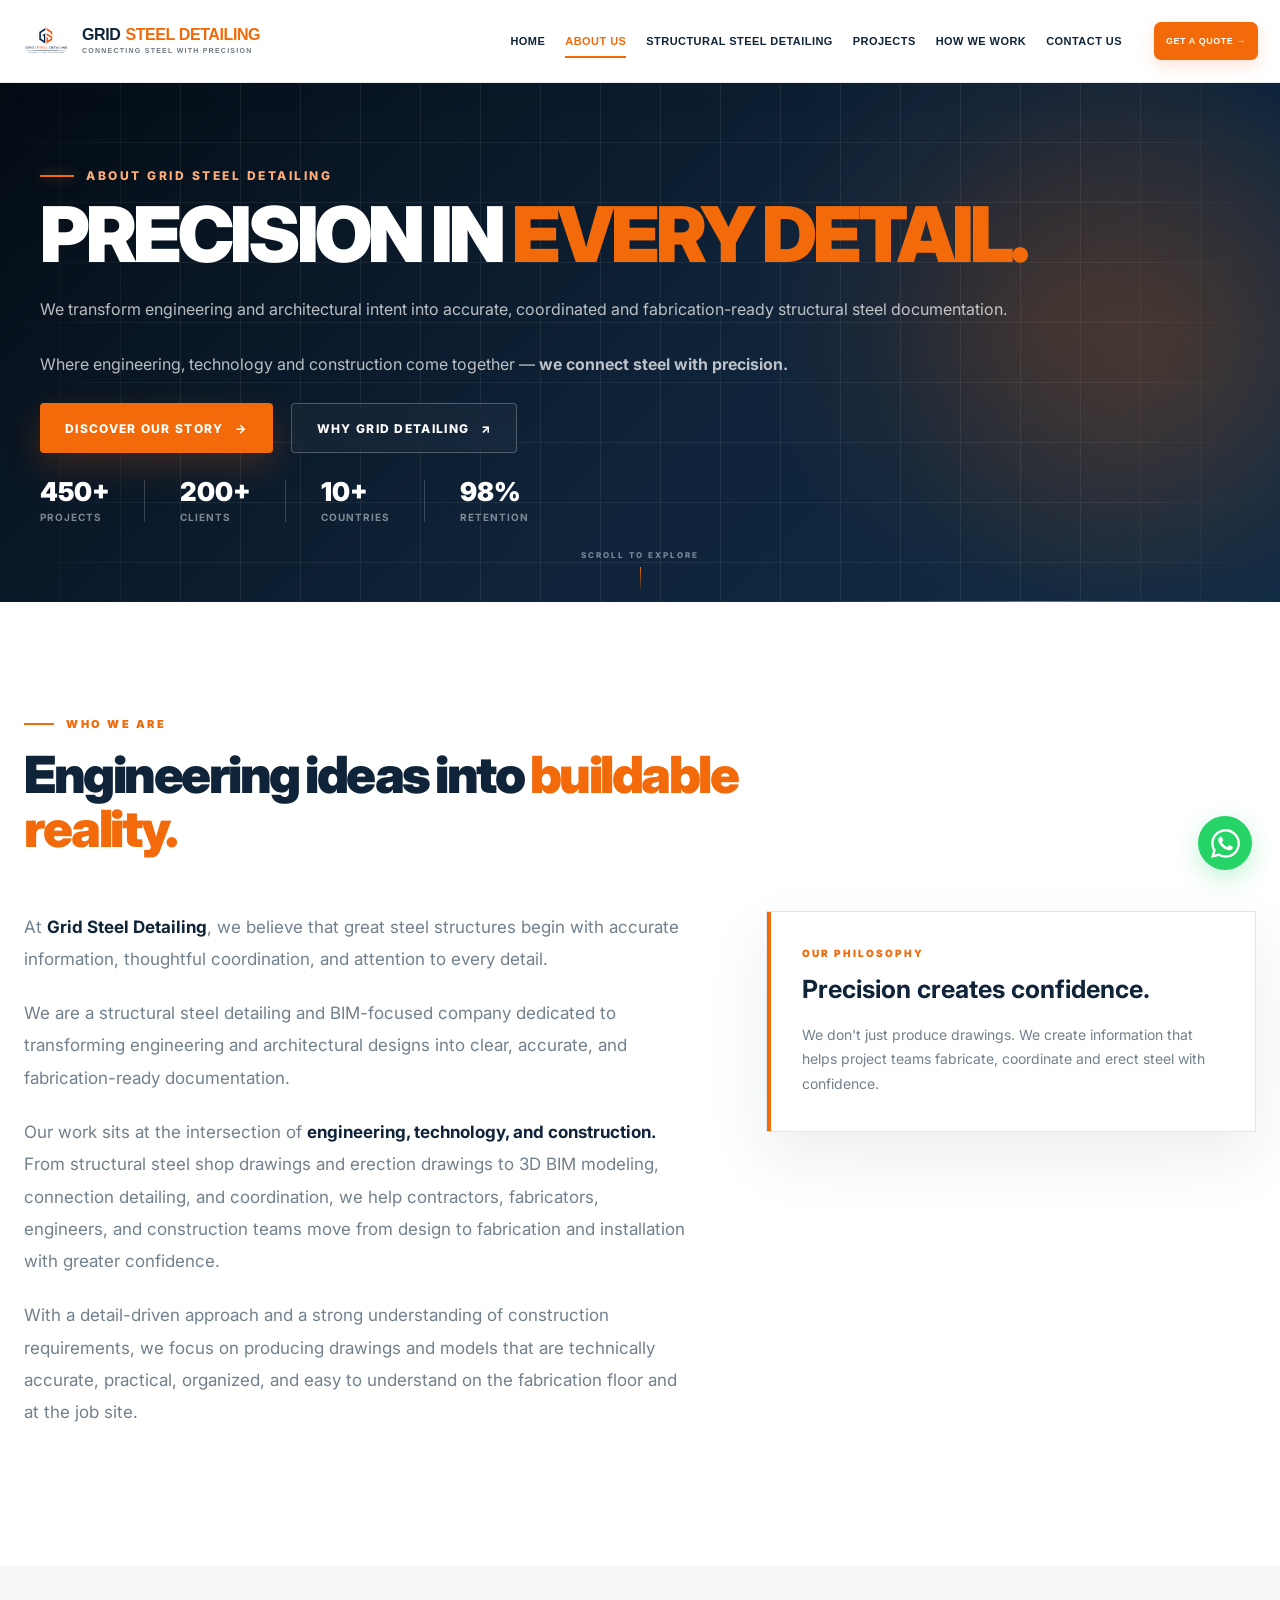
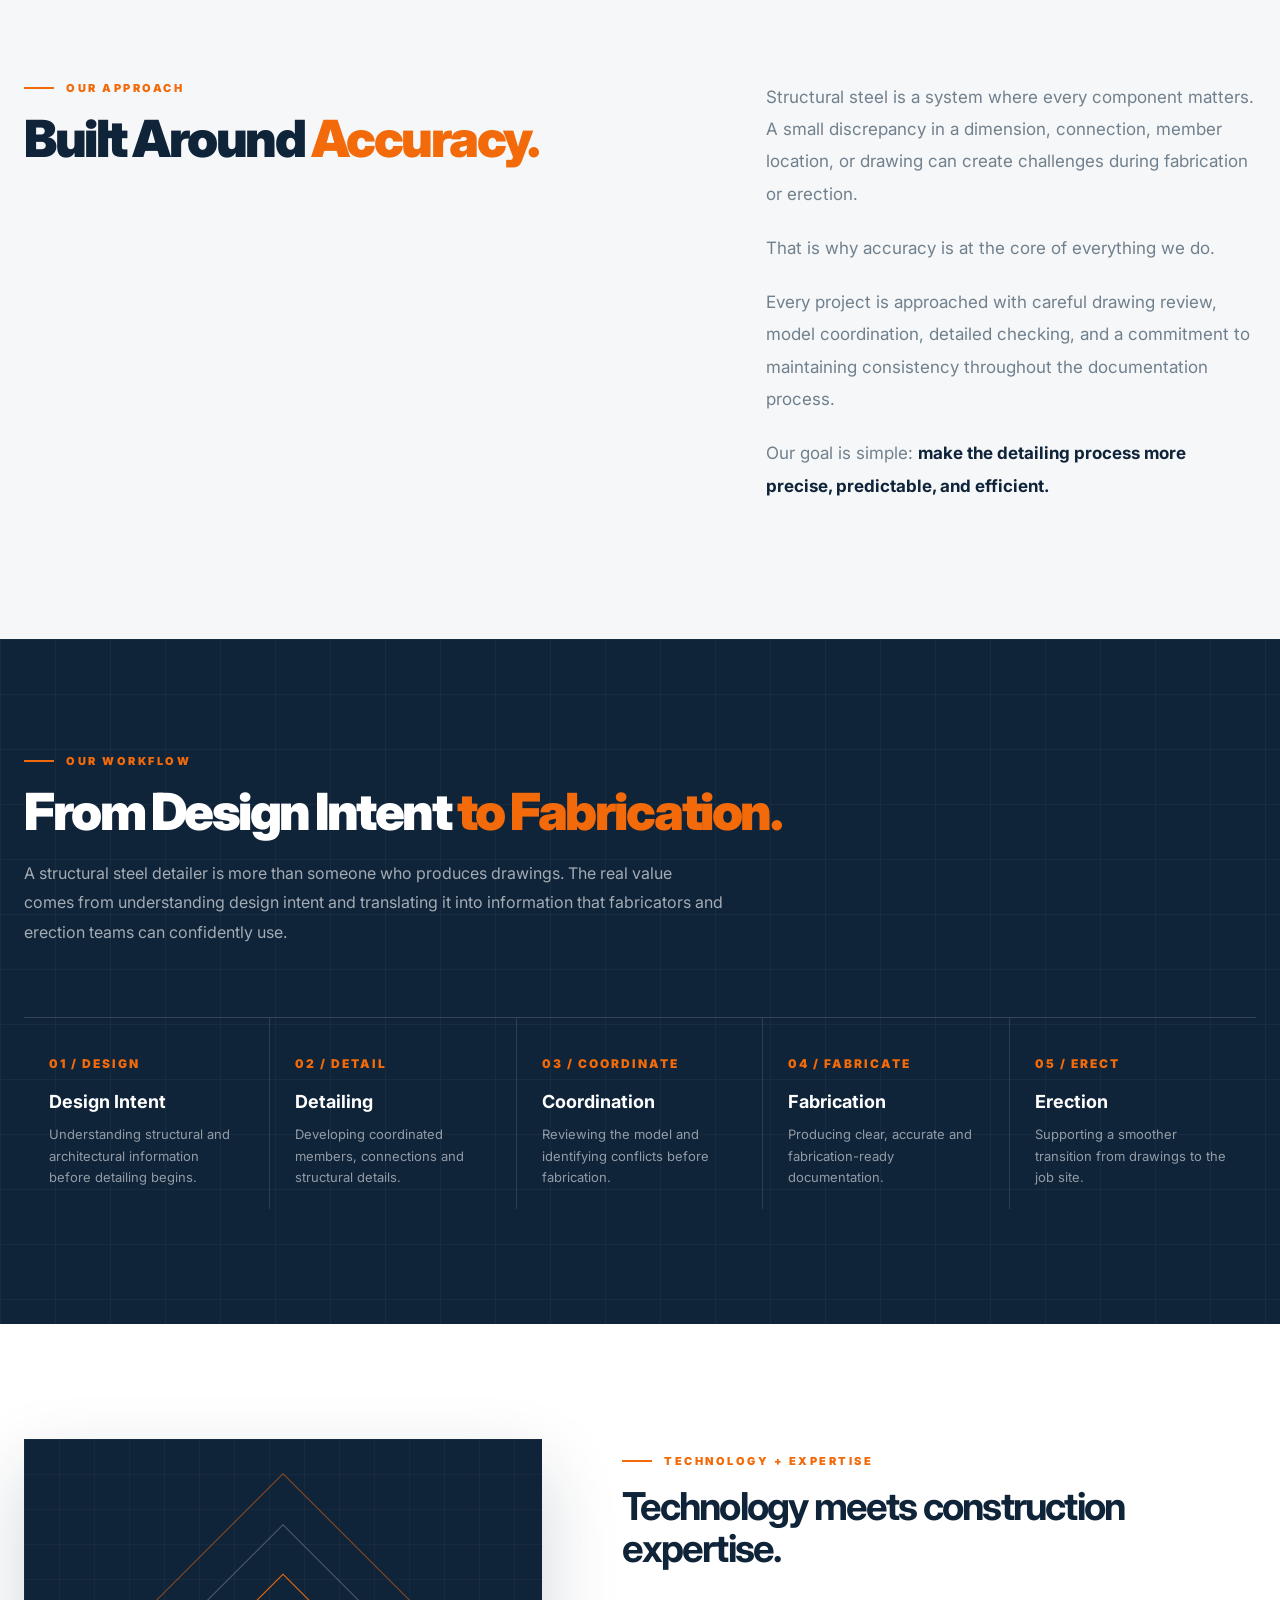
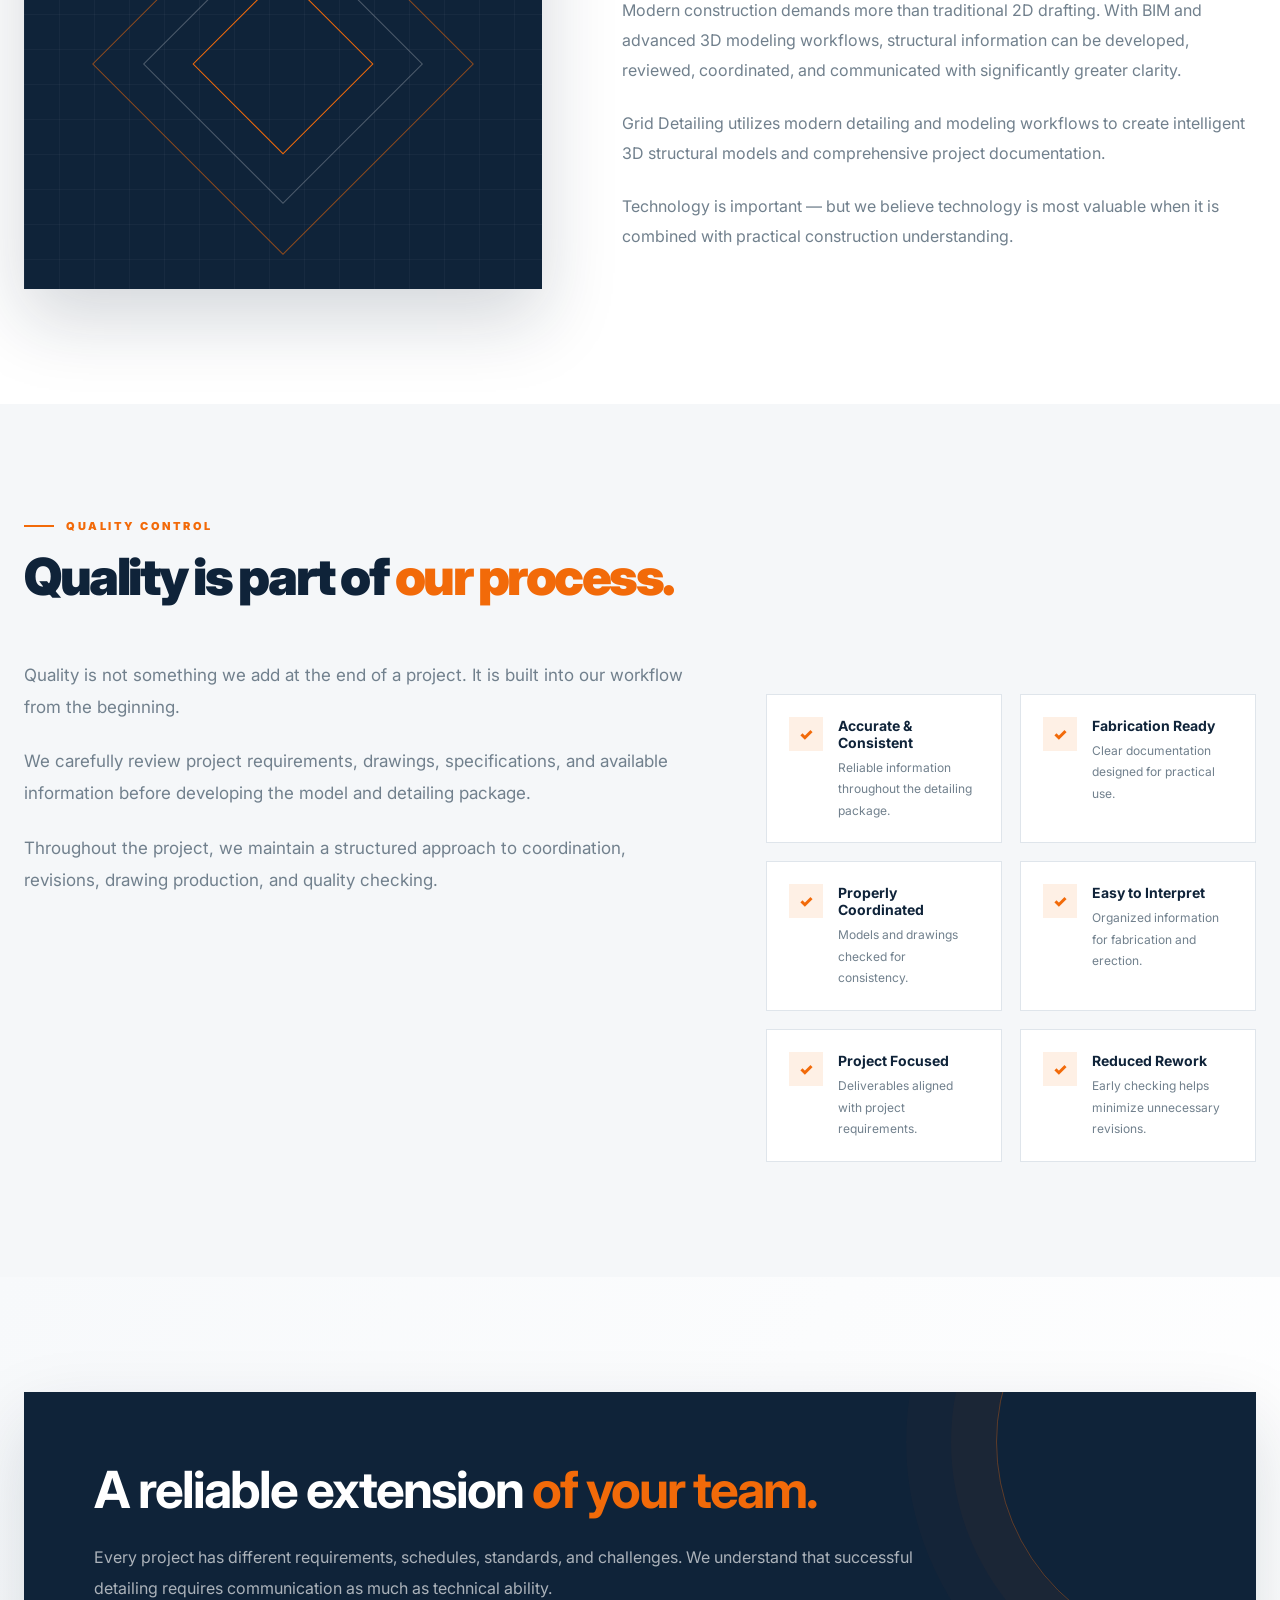
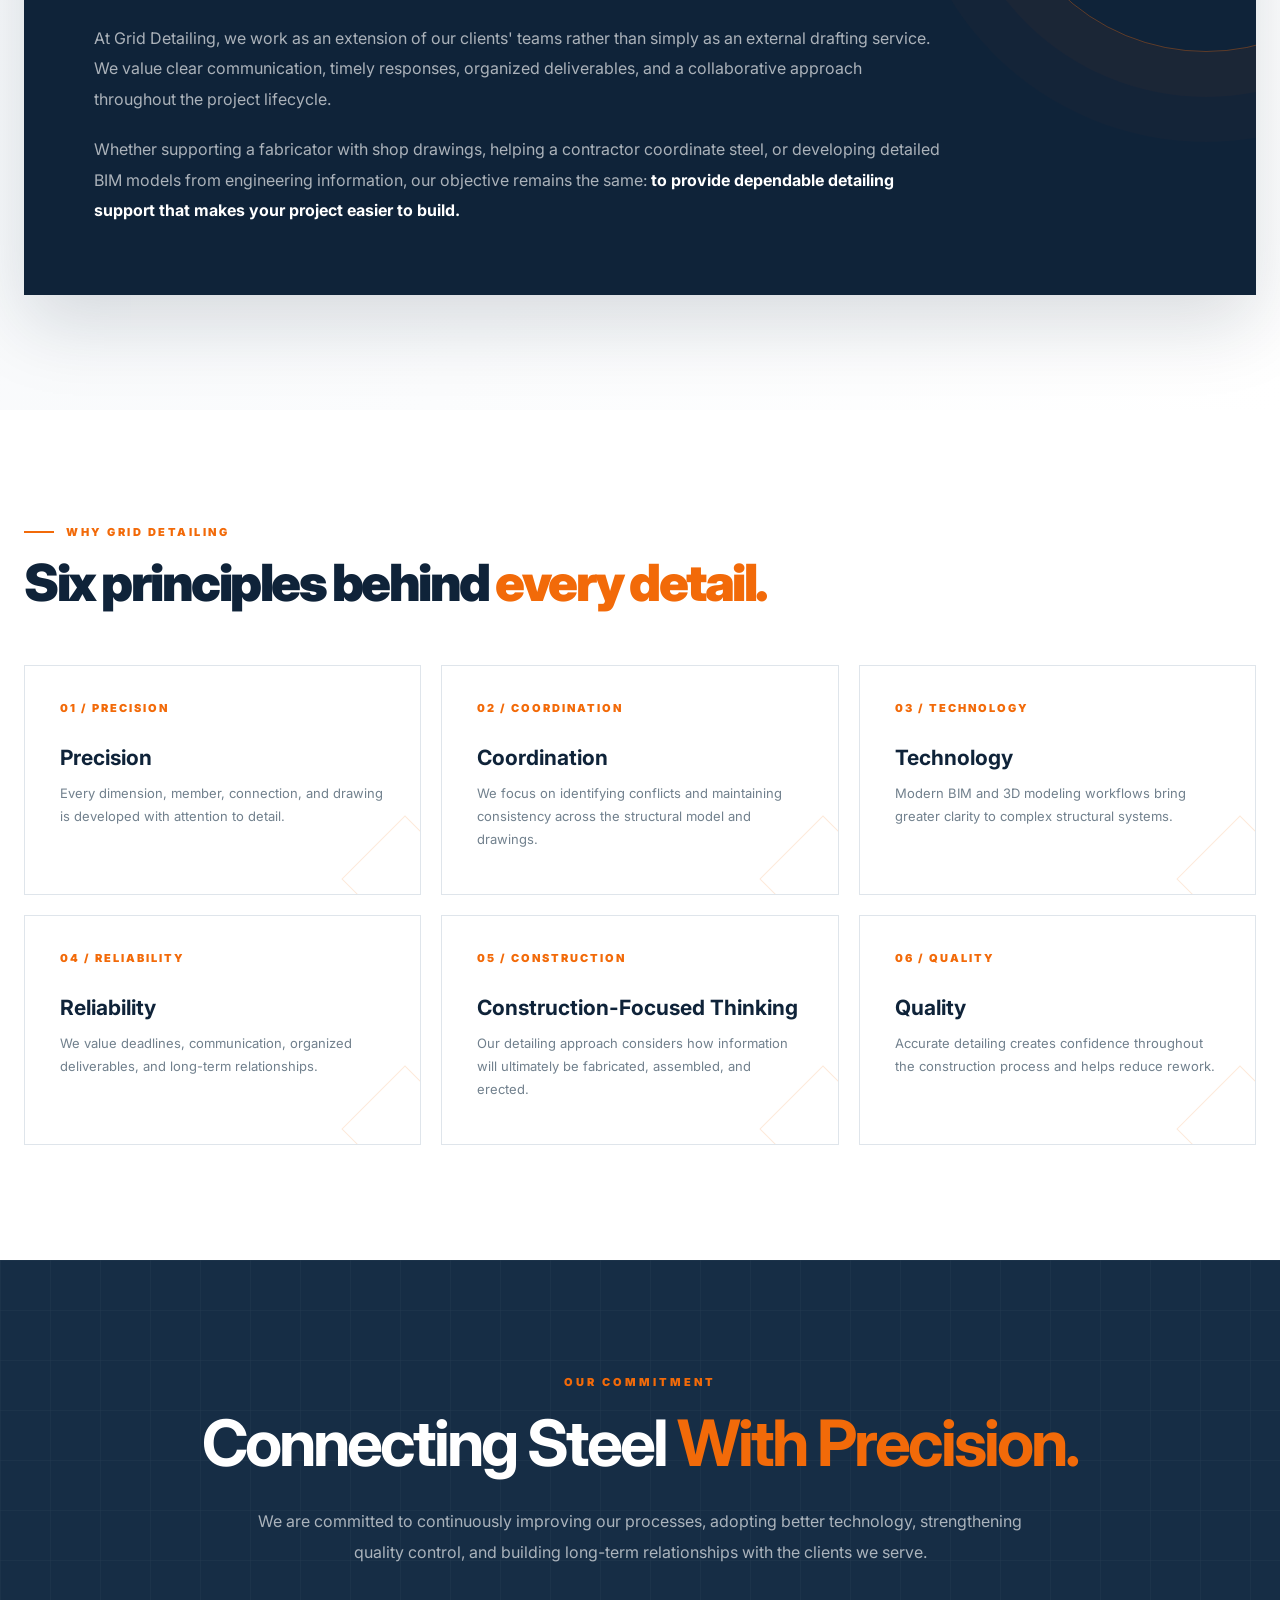
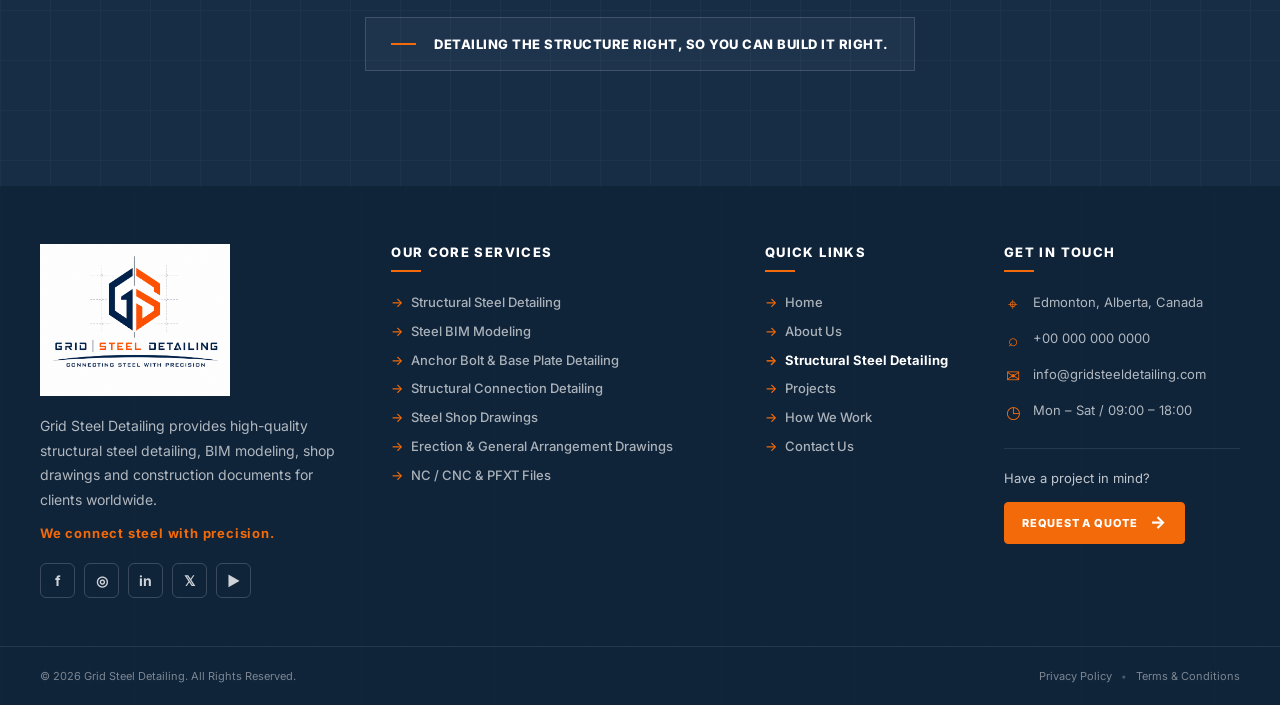
<file: about.html>
<!DOCTYPE html>
<html lang="en">
<head>
<meta charset="UTF-8">
<meta name="viewport" content="width=device-width, initial-scale=1.0">

<title>About Us | Grid Detailing</title>

<link rel="preconnect" href="https://fonts.googleapis.com">
<link rel="preconnect" href="https://fonts.gstatic.com" crossorigin>

<link href="https://fonts.googleapis.com/css2?family=Inter:wght@400;500;600;700;800;900&display=swap" rel="stylesheet">
<link rel="stylesheet" href="css/style.css">

<link rel="stylesheet" href="css/about.css">
<link rel="icon" type="image/png" href="assets/images/favicon.png">
</head>

<body>
    <div id="navbar-component"></div>

<div class="about-page">


<!-- =======================================================
     PREMIUM HERO
======================================================= -->

<section class="about-hero">

    <div class="hero-grid-bg"></div>

    <div class="hero-glow"></div>

    <div class="hero-line-left"></div>

    <div class="hero-line-bottom"></div>


    <div class="about-hero-inner">


        <!-- HERO COPY -->

        <div class="hero-copy">

            <div class="hero-eyebrow">
                ABOUT GRID STEEL DETAILING
            </div>


            <h1 class="hero-title">

                PRECISION IN
                <span>
                    EVERY DETAIL.
                </span>

            </h1>


            <p class="hero-description">

                We transform engineering and architectural
                intent into accurate, coordinated and
                fabrication-ready structural steel
                documentation.

                <br><br>

                Where engineering, technology and construction
                come together — <strong>we connect steel with
                precision.</strong>

            </p>


            <div class="hero-actions">

                <a
                    href="#story"
                    class="hero-btn primary"
                >
                    DISCOVER OUR STORY
                    <span>→</span>
                </a>

                <a
                    href="#why"
                    class="hero-btn secondary"
                >
                    WHY GRID DETAILING
                    <span>↗</span>
                </a>

            </div>


            <div class="hero-stats">

                <div class="hero-stat">

                    <strong>450+</strong>

                    <span>
                        Projects
                    </span>

                </div>


                <div class="hero-stat">

                    <strong>200+</strong>

                    <span>
                        Clients
                    </span>

                </div>


                <div class="hero-stat">

                    <strong>10+</strong>

                    <span>
                        Countries
                    </span>

                </div>


                <div class="hero-stat">

                    <strong>98%</strong>

                    <span>
                        Retention
                    </span>

                </div>

            </div>

        </div>


        <!-- =================================================
             HERO TECHNICAL VISUAL
        ================================================== -->

        <div class="hero-visual">


            <div class="precision-badge">

                <strong>3D</strong>

                <span>
                    DETAILING
                </span>

            </div>


            <div class="tech-frame">


                <div class="steel-structure">

                    <!-- VERTICAL -->

                    <div class="beam-v v1"></div>
                    <div class="beam-v v2"></div>
                    <div class="beam-v v3"></div>


                    <!-- HORIZONTAL -->

                    <div class="beam-h h1"></div>
                    <div class="beam-h h2"></div>
                    <div class="beam-h h3"></div>


                    <!-- DIAGONALS -->

                    <div class="diagonal d1"></div>
                    <div class="diagonal d2"></div>
                    <div class="diagonal d3"></div>
                    <div class="diagonal d4"></div>


                    <!-- CONNECTION NODES -->

                    <div class="node n1"></div>
                    <div class="node n2"></div>
                    <div class="node n3"></div>

                </div>


                <div class="tech-label label-one">

                    <strong>01</strong>
                    STRUCTURAL GRID

                </div>


                <div class="tech-label label-two">

                    <strong>02</strong>
                    CONNECTION DETAIL

                </div>


                <div class="tech-label label-three">

                    <strong>03</strong>
                    BIM COORDINATION

                </div>


                <div class="dimension-x"></div>

                <div class="dimension-text">
                    FABRICATION / COORDINATION / PRECISION
                </div>

            </div>

        </div>

    </div>


    <div class="hero-scroll">

        SCROLL TO EXPLORE

        <div class="scroll-line"></div>

    </div>

</section>



<!-- =======================================================
     STORY
======================================================= -->

<section
    class="about-section"
    id="story"
>

    <div class="container">

        <div class="section-head reveal">

            <div class="kicker">
                WHO WE ARE
            </div>

            <h2 class="section-title">

                Engineering ideas into
                <span>
                    buildable reality.
                </span>

            </h2>

        </div>


        <div class="intro-grid">


            <div class="intro-copy reveal">

                <p>
                    At <strong>Grid Steel Detailing</strong>, we believe
                    that great steel structures begin with accurate
                    information, thoughtful coordination, and
                    attention to every detail.
                </p>

                <p>
                    We are a structural steel detailing and
                    BIM-focused company dedicated to transforming
                    engineering and architectural designs into
                    clear, accurate, and fabrication-ready
                    documentation.
                </p>

                <p>
                    Our work sits at the intersection of
                    <strong>engineering, technology, and
                    construction.</strong> From structural steel
                    shop drawings and erection drawings to 3D BIM
                    modeling, connection detailing, and
                    coordination, we help contractors, fabricators,
                    engineers, and construction teams move from
                    design to fabrication and installation with
                    greater confidence.
                </p>

                <p>
                    With a detail-driven approach and a strong
                    understanding of construction requirements,
                    we focus on producing drawings and models that
                    are technically accurate, practical, organized,
                    and easy to understand on the fabrication floor
                    and at the job site.
                </p>

            </div>


            <div class="info-card reveal">

                <div class="info-card-label">
                    OUR PHILOSOPHY
                </div>

                <h3>
                    Precision creates
                    confidence.
                </h3>

                <p>
                    We don't just produce drawings. We create
                    information that helps project teams fabricate,
                    coordinate and erect steel with confidence.
                </p>

            </div>

        </div>

    </div>

</section>



<!-- =======================================================
     ACCURACY
======================================================= -->

<section class="about-section soft">

    <div class="container">

        <div class="intro-grid">

            <div class="section-head reveal">

                <div class="kicker">
                    OUR APPROACH
                </div>

                <h2 class="section-title">
                    Built Around
                    <span>
                        Accuracy.
                    </span>
                </h2>

            </div>


            <div class="intro-copy reveal">

                <p>
                    Structural steel is a system where every
                    component matters. A small discrepancy in a
                    dimension, connection, member location, or
                    drawing can create challenges during fabrication
                    or erection.
                </p>

                <p>
                    That is why accuracy is at the core of
                    everything we do.
                </p>

                <p>
                    Every project is approached with careful
                    drawing review, model coordination, detailed
                    checking, and a commitment to maintaining
                    consistency throughout the documentation
                    process.
                </p>

                <p>
                    Our goal is simple:
                    <strong>
                        make the detailing process more precise,
                        predictable, and efficient.
                    </strong>
                </p>

            </div>

        </div>

    </div>

</section>



<!-- =======================================================
     DESIGN TO ERECTION PROCESS
======================================================= -->

<section class="about-section process-section">

    <div class="container">

        <div class="section-head reveal">

            <div class="kicker">
                OUR WORKFLOW
            </div>

            <h2 class="section-title">
                From Design Intent
                <span>
                    to Fabrication.
                </span>
            </h2>

            <p class="process-intro">
                A structural steel detailer is more than someone
                who produces drawings. The real value comes from
                understanding design intent and translating it
                into information that fabricators and erection
                teams can confidently use.
            </p>

        </div>


        <div class="process-flow stagger">


            <div class="process-step">

                <div class="process-number">
                    01 / DESIGN
                </div>

                <h3>
                    Design Intent
                </h3>

                <p>
                    Understanding structural and architectural
                    information before detailing begins.
                </p>

            </div>


            <div class="process-step">

                <div class="process-number">
                    02 / DETAIL
                </div>

                <h3>
                    Detailing
                </h3>

                <p>
                    Developing coordinated members,
                    connections and structural details.
                </p>

            </div>


            <div class="process-step">

                <div class="process-number">
                    03 / COORDINATE
                </div>

                <h3>
                    Coordination
                </h3>

                <p>
                    Reviewing the model and identifying
                    conflicts before fabrication.
                </p>

            </div>


            <div class="process-step">

                <div class="process-number">
                    04 / FABRICATE
                </div>

                <h3>
                    Fabrication
                </h3>

                <p>
                    Producing clear, accurate and
                    fabrication-ready documentation.
                </p>

            </div>


            <div class="process-step">

                <div class="process-number">
                    05 / ERECT
                </div>

                <h3>
                    Erection
                </h3>

                <p>
                    Supporting a smoother transition
                    from drawings to the job site.
                </p>

            </div>

        </div>

    </div>

</section>



<!-- =======================================================
     TECHNOLOGY
======================================================= -->

<section class="about-section">

    <div class="container">

        <div class="tech-grid">


            <div class="tech-visual reveal">

                <div class="model-ring"></div>

            </div>


            <div class="tech-content reveal">

                <div class="kicker">
                    TECHNOLOGY + EXPERTISE
                </div>

                <h3>
                    Technology meets
                    construction expertise.
                </h3>

                <p>
                    Modern construction demands more than
                    traditional 2D drafting. With BIM and advanced
                    3D modeling workflows, structural information
                    can be developed, reviewed, coordinated, and
                    communicated with significantly greater clarity.
                </p>

                <p>
                    Grid Detailing utilizes modern detailing and
                    modeling workflows to create intelligent 3D
                    structural models and comprehensive project
                    documentation.
                </p>

                <p>
                    Technology is important — but we believe
                    technology is most valuable when it is combined
                    with practical construction understanding.
                </p>

            </div>

        </div>

    </div>

</section>



<!-- =======================================================
     QUALITY
======================================================= -->

<section class="about-section soft">

    <div class="container">

        <div class="section-head reveal">

            <div class="kicker">
                QUALITY CONTROL
            </div>

            <h2 class="section-title">
                Quality is part of
                <span>
                    our process.
                </span>
            </h2>

        </div>


        <div class="intro-grid">

            <div class="intro-copy reveal">

                <p>
                    Quality is not something we add at the end of
                    a project. It is built into our workflow from
                    the beginning.
                </p>

                <p>
                    We carefully review project requirements,
                    drawings, specifications, and available
                    information before developing the model and
                    detailing package.
                </p>

                <p>
                    Throughout the project, we maintain a
                    structured approach to coordination, revisions,
                    drawing production, and quality checking.
                </p>

            </div>


            <div class="quality-grid stagger">


                <div class="quality-item">

                    <div class="quality-icon">✓</div>

                    <div>

                        <strong>
                            Accurate & Consistent
                        </strong>

                        <span>
                            Reliable information throughout
                            the detailing package.
                        </span>

                    </div>

                </div>


                <div class="quality-item">

                    <div class="quality-icon">✓</div>

                    <div>

                        <strong>
                            Fabrication Ready
                        </strong>

                        <span>
                            Clear documentation designed
                            for practical use.
                        </span>

                    </div>

                </div>


                <div class="quality-item">

                    <div class="quality-icon">✓</div>

                    <div>

                        <strong>
                            Properly Coordinated
                        </strong>

                        <span>
                            Models and drawings checked
                            for consistency.
                        </span>

                    </div>

                </div>


                <div class="quality-item">

                    <div class="quality-icon">✓</div>

                    <div>

                        <strong>
                            Easy to Interpret
                        </strong>

                        <span>
                            Organized information for
                            fabrication and erection.
                        </span>

                    </div>

                </div>


                <div class="quality-item">

                    <div class="quality-icon">✓</div>

                    <div>

                        <strong>
                            Project Focused
                        </strong>

                        <span>
                            Deliverables aligned with
                            project requirements.
                        </span>

                    </div>

                </div>


                <div class="quality-item">

                    <div class="quality-icon">✓</div>

                    <div>

                        <strong>
                            Reduced Rework
                        </strong>

                        <span>
                            Early checking helps minimize
                            unnecessary revisions.
                        </span>

                    </div>

                </div>

            </div>

        </div>

    </div>

</section>



<!-- =======================================================
     EXTENSION TEAM
======================================================= -->

<section class="about-section team-section">

    <div class="container">

        <div class="team-box reveal">

            <h2>
                A reliable extension
                <span style="color:#F26A09;">
                    of your team.
                </span>
            </h2>

            <p>
                Every project has different requirements,
                schedules, standards, and challenges. We understand
                that successful detailing requires communication as
                much as technical ability.
            </p>

            <br>

            <p>
                At Grid Detailing, we work as an extension of our
                clients' teams rather than simply as an external
                drafting service. We value clear communication,
                timely responses, organized deliverables, and a
                collaborative approach throughout the project
                lifecycle.
            </p>

            <br>

            <p>
                Whether supporting a fabricator with shop drawings,
                helping a contractor coordinate steel, or developing
                detailed BIM models from engineering information,
                our objective remains the same:
                <strong style="color:#fff;">
                    to provide dependable detailing support that
                    makes your project easier to build.
                </strong>
            </p>

        </div>

    </div>

</section>



<!-- =======================================================
     WHY GRID DETAILING
======================================================= -->

<section
    class="about-section"
    id="why"
>

    <div class="container">

        <div class="section-head reveal">

            <div class="kicker">
                WHY GRID DETAILING
            </div>

            <h2 class="section-title">
                Six principles behind
                <span>
                    every detail.
                </span>
            </h2>

        </div>


        <div class="why-grid stagger">


            <article class="why-card">

                <div class="why-number">
                    01 / PRECISION
                </div>

                <h3>
                    Precision
                </h3>

                <p>
                    Every dimension, member, connection, and
                    drawing is developed with attention to detail.
                </p>

            </article>


            <article class="why-card">

                <div class="why-number">
                    02 / COORDINATION
                </div>

                <h3>
                    Coordination
                </h3>

                <p>
                    We focus on identifying conflicts and
                    maintaining consistency across the structural
                    model and drawings.
                </p>

            </article>


            <article class="why-card">

                <div class="why-number">
                    03 / TECHNOLOGY
                </div>

                <h3>
                    Technology
                </h3>

                <p>
                    Modern BIM and 3D modeling workflows bring
                    greater clarity to complex structural systems.
                </p>

            </article>


            <article class="why-card">

                <div class="why-number">
                    04 / RELIABILITY
                </div>

                <h3>
                    Reliability
                </h3>

                <p>
                    We value deadlines, communication, organized
                    deliverables, and long-term relationships.
                </p>

            </article>


            <article class="why-card">

                <div class="why-number">
                    05 / CONSTRUCTION
                </div>

                <h3>
                    Construction-Focused Thinking
                </h3>

                <p>
                    Our detailing approach considers how information
                    will ultimately be fabricated, assembled, and
                    erected.
                </p>

            </article>


            <article class="why-card">

                <div class="why-number">
                    06 / QUALITY
                </div>

                <h3>
                    Quality
                </h3>

                <p>
                    Accurate detailing creates confidence throughout
                    the construction process and helps reduce rework.
                </p>

            </article>

        </div>

    </div>

</section>



<!-- =======================================================
     COMMITMENT
======================================================= -->

<section class="about-section commitment">

    <div class="container">

        <div class="commitment-kicker reveal">
            OUR COMMITMENT
        </div>


        <h2 class="reveal">

            Connecting Steel
            <span>
                With Precision.
            </span>

        </h2>


        <p class="reveal">

            We are committed to continuously improving our
            processes, adopting better technology, strengthening
            quality control, and building long-term relationships
            with the clients we serve.

        </p>


        <div class="commitment-quote reveal">

            DETAILING THE STRUCTURE RIGHT,
            SO YOU CAN BUILD IT RIGHT.

        </div>

    </div>

</section>


</div>
</script>
 <!-- =====================================================
         FOOTER
    ====================================================== -->

    <div id="footer-component"></div>


    <!-- =====================================================
         FLOATING UI
    ====================================================== -->

    <div id="floating-component"></div>


    <!-- =====================================================
         COMPONENT JAVASCRIPT
    ====================================================== -->


<script src="js/about.js"></script>
    <script src="js/components.js"></script>
<script src="js/main.js"></script>
<script src="js/component-loader.js"></script>
</body>
</html>
</file>
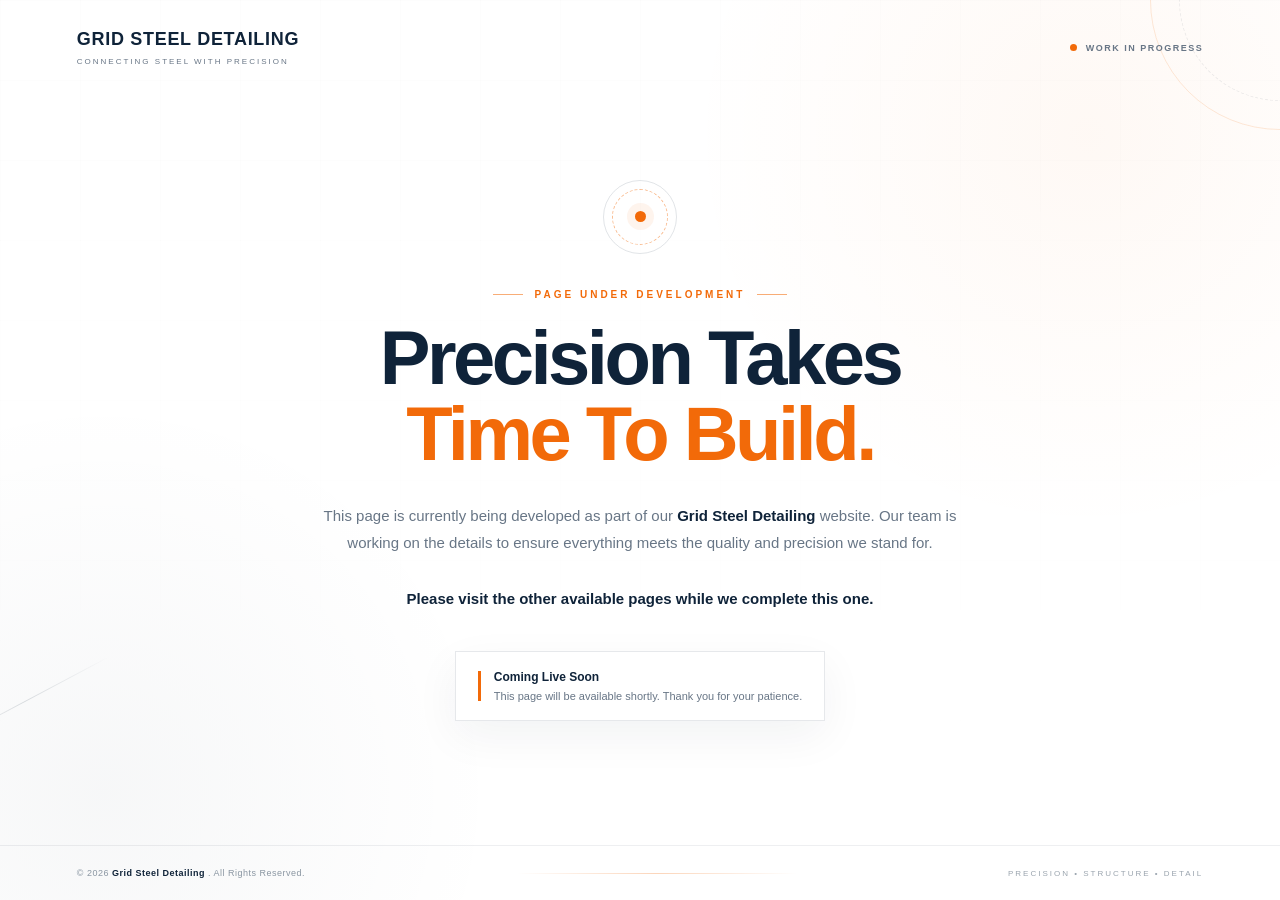
<file: coming-soon.html>
<!DOCTYPE html>
<html lang="en">
<head>

    <meta charset="UTF-8">
    <meta name="viewport" content="width=device-width, initial-scale=1.0">

    <title>Page Under Development | Grid Steel Detailing</title>

    <meta
        name="description"
        content="This page is currently under development. Grid Steel Detailing is working to bring you a better experience."
    >

    <style>

        /* =========================================================
           GRID STEEL DETAILING
           TEMPORARY PAGE
           CLEAN • NATURAL • PREMIUM
        ========================================================= */

        :root{
            --navy:#0F2339;
            --navy-dark:#09121F;
            --orange:#F26A09;
            --white:#FFFFFF;
            --soft:#F7F9FB;
            --text:#1B2733;
            --muted:#687686;
            --border:rgba(15,35,57,.10);
        }


        /* =========================================================
           RESET
        ========================================================= */

        *{
            margin:0;
            padding:0;
            box-sizing:border-box;
        }

        html{
            scroll-behavior:smooth;
        }

        body{

            min-height:100vh;

            font-family:
                Inter,
                "Segoe UI",
                Arial,
                sans-serif;

            background:var(--white);

            color:var(--text);

            overflow-x:hidden;

        }


        /* =========================================================
           MAIN PAGE
        ========================================================= */

        .page{

            min-height:100vh;

            display:flex;

            flex-direction:column;

            position:relative;

            overflow:hidden;

            background:

                radial-gradient(
                    circle at 85% 15%,
                    rgba(242,106,9,.045),
                    transparent 30%
                ),

                radial-gradient(
                    circle at 8% 88%,
                    rgba(15,35,57,.035),
                    transparent 28%
                ),

                #fff;

        }


        /* =========================================================
           SUBTLE GRID
        ========================================================= */

        .background-grid{

            position:absolute;

            inset:0;

            pointer-events:none;

            opacity:.38;

            background-image:

                linear-gradient(
                    rgba(15,35,57,.028) 1px,
                    transparent 1px
                ),

                linear-gradient(
                    90deg,
                    rgba(15,35,57,.028) 1px,
                    transparent 1px
                );

            background-size:80px 80px;

            mask-image:

                linear-gradient(
                    to bottom,
                    black 0%,
                    rgba(0,0,0,.5) 55%,
                    transparent 100%
                );

        }


        /* =========================================================
           NATURAL DECORATIVE ELEMENT
        ========================================================= */

        .decor{

            position:absolute;

            pointer-events:none;

        }

        .decor-top{

            width:260px;

            height:260px;

            right:-130px;

            top:-130px;

            border:

                1px solid
                rgba(242,106,9,.15);

            border-radius:50%;

        }

        .decor-top::after{

            content:"";

            position:absolute;

            inset:28px;

            border:

                1px dashed
                rgba(15,35,57,.08);

            border-radius:50%;

        }

        .decor-bottom{

            width:190px;

            height:1px;

            left:-70px;

            bottom:22%;

            background:

                linear-gradient(
                    90deg,
                    transparent,
                    rgba(15,35,57,.15),
                    transparent
                );

            transform:rotate(-28deg);

        }


        /* =========================================================
           HEADER
        ========================================================= */

        header{

            position:relative;

            z-index:5;

            width:100%;

            padding:30px 6%;

        }

        .header-inner{

            max-width:1400px;

            margin:auto;

            display:flex;

            align-items:center;

            justify-content:space-between;

        }


        /* =========================================================
           TEXT BRAND — NO LOGO
        ========================================================= */

        .brand{

            text-decoration:none;

            color:var(--navy);

        }

        .brand-name{

            font-size:18px;

            font-weight:800;

            letter-spacing:.7px;

            line-height:1.1;

        }

        .brand-tagline{

            margin-top:7px;

            font-size:8px;

            font-weight:500;

            color:var(--muted);

            letter-spacing:2px;

            text-transform:uppercase;

        }


        /* =========================================================
           STATUS
        ========================================================= */

        .status{

            display:flex;

            align-items:center;

            gap:9px;

            color:var(--muted);

            font-size:9px;

            font-weight:700;

            letter-spacing:1.5px;

            text-transform:uppercase;

        }

        .status-dot{

            width:7px;

            height:7px;

            border-radius:50%;

            background:var(--orange);

            animation:pulse 2s infinite;

        }

        @keyframes pulse{

            0%,
            100%{

                box-shadow:
                    0 0 0 0
                    rgba(242,106,9,.18);

            }

            50%{

                box-shadow:
                    0 0 0 7px
                    rgba(242,106,9,0);

            }

        }


        /* =========================================================
           MAIN
        ========================================================= */

        main{

            position:relative;

            z-index:2;

            flex:1;

            display:flex;

            align-items:center;

            justify-content:center;

            padding:

                50px 6%
                90px;

        }

        .content{

            width:100%;

            max-width:850px;

            text-align:center;

            display:flex;

            flex-direction:column;

            align-items:center;

        }


        /* =========================================================
           SIMPLE WORKING INDICATOR
        ========================================================= */

        .working-indicator{

            width:74px;

            height:74px;

            border-radius:50%;

            position:relative;

            display:flex;

            align-items:center;

            justify-content:center;

            margin-bottom:35px;

            border:

                1px solid
                rgba(15,35,57,.12);

        }

        .working-indicator::before{

            content:"";

            position:absolute;

            inset:8px;

            border-radius:50%;

            border:

                1px dashed
                rgba(242,106,9,.45);

            animation:

                rotate 12s linear infinite;

        }

        .working-indicator::after{

            content:"";

            width:11px;

            height:11px;

            border-radius:50%;

            background:var(--orange);

            box-shadow:

                0 0 0 8px
                rgba(242,106,9,.07);

        }

        @keyframes rotate{

            from{
                transform:rotate(0deg);
            }

            to{
                transform:rotate(360deg);
            }

        }


        /* =========================================================
           EYEBROW
        ========================================================= */

        .eyebrow{

            display:flex;

            align-items:center;

            justify-content:center;

            gap:12px;

            margin-bottom:20px;

            color:var(--orange);

            font-size:10px;

            font-weight:800;

            letter-spacing:3px;

            text-transform:uppercase;

        }

        .eyebrow::before,
        .eyebrow::after{

            content:"";

            width:30px;

            height:1px;

            background:var(--orange);

            opacity:.55;

        }


        /* =========================================================
           HEADING
        ========================================================= */

        h1{

            color:var(--navy);

            font-size:

                clamp(
                    44px,
                    6vw,
                    76px
                );

            line-height:1;

            letter-spacing:-3.5px;

            font-weight:800;

        }

        h1 span{

            color:var(--orange);

        }


        /* =========================================================
           DESCRIPTION
        ========================================================= */

        .description{

            max-width:670px;

            margin:

                30px auto 0;

            color:var(--muted);

            font-size:15px;

            line-height:1.85;

        }

        .description strong{

            color:var(--navy);

            font-weight:700;

        }


        /* =========================================================
           INFO
        ========================================================= */

        .info-card{

            margin-top:38px;

            display:flex;

            align-items:center;

            gap:13px;

            padding:

                16px 22px;

            border:

                1px solid
                var(--border);

            background:

                rgba(255,255,255,.9);

            box-shadow:

                0 15px 45px
                rgba(15,35,57,.055);

        }

        .info-line{

            width:3px;

            height:30px;

            background:var(--orange);

        }

        .info-text{

            text-align:left;

            color:var(--muted);

            font-size:11px;

            line-height:1.5;

        }

        .info-text strong{

            display:block;

            color:var(--navy);

            font-size:12px;

            margin-bottom:2px;

        }


        /* =========================================================
           FOOTER
        ========================================================= */

        footer{

            position:relative;

            z-index:5;

            padding:

                22px 6%;

            border-top:

                1px solid
                rgba(15,35,57,.07);

        }

        .footer-inner{

            max-width:1400px;

            margin:auto;

            display:flex;

            align-items:center;

            justify-content:space-between;

            gap:25px;

        }

        .footer-copy{

            color:#8a96a2;

            font-size:9px;

            letter-spacing:.5px;

        }

        .footer-copy strong{

            color:var(--navy);

        }

        .footer-line{

            flex:1;

            max-width:280px;

            height:1px;

            background:

                linear-gradient(
                    90deg,
                    transparent,
                    rgba(242,106,9,.28),
                    transparent
                );

        }

        .footer-label{

            color:#9aa4ae;

            font-size:8px;

            letter-spacing:2px;

            text-transform:uppercase;

        }


        /* =========================================================
           ENTRY ANIMATION
        ========================================================= */

        .content > *{

            opacity:0;

            transform:translateY(18px);

            animation:

                reveal
                .7s
                cubic-bezier(.2,.7,.2,1)
                forwards;

        }

        .working-indicator{
            animation-delay:.05s;
        }

        .eyebrow{
            animation-delay:.15s;
        }

        h1{
            animation-delay:.25s;
        }

        .description{
            animation-delay:.35s;
        }

        .info-card{
            animation-delay:.45s;
        }

        @keyframes reveal{

            to{

                opacity:1;

                transform:translateY(0);

            }

        }


        /* =========================================================
           TABLET
        ========================================================= */

        @media (max-width:900px){

            header{
                padding:25px 5%;
            }

            main{
                padding:45px 5% 70px;
            }

            h1{

                font-size:

                    clamp(
                        44px,
                        8vw,
                        64px
                    );

            }

            .description{
                font-size:14px;
            }

            .footer-inner{
                flex-wrap:wrap;
            }

            .footer-line{
                display:none;
            }

        }


        /* =========================================================
           MOBILE
        ========================================================= */

        @media (max-width:600px){

            header{

                padding:
                    20px;

            }

            .header-inner{

                align-items:flex-start;

            }

            .brand-name{

                font-size:14px;

                letter-spacing:.5px;

            }

            .brand-tagline{

                font-size:7px;

                letter-spacing:1.3px;

                margin-top:5px;

            }

            .status{

                font-size:7px;

                letter-spacing:.7px;

                margin-top:5px;

            }

            .status-dot{

                width:6px;

                height:6px;

            }

            main{

                padding:

                    35px 20px
                    55px;

            }

            .working-indicator{

                width:64px;

                height:64px;

                margin-bottom:28px;

            }

            .eyebrow{

                font-size:8px;

                letter-spacing:2px;

                gap:8px;

                margin-bottom:17px;

            }

            .eyebrow::before,
            .eyebrow::after{

                width:19px;

            }

            h1{

                font-size:40px;

                letter-spacing:-2px;

                line-height:1.03;

            }

            .description{

                margin-top:25px;

                font-size:13px;

                line-height:1.75;

            }

            .info-card{

                width:100%;

                margin-top:29px;

                padding:

                    14px 15px;

            }

            .info-line{

                height:27px;

            }

            .info-text{

                font-size:10px;

            }

            .info-text strong{

                font-size:11px;

            }

            footer{

                padding:

                    17px 20px;

            }

            .footer-inner{

                justify-content:center;

                text-align:center;

            }

            .footer-copy,
            .footer-label{

                font-size:7px;

            }

        }


        /* =========================================================
           SMALL MOBILE
        ========================================================= */

        @media (max-width:380px){

            .status{
                display:none;
            }

            .brand-tagline{
                display:none;
            }

            h1{
                font-size:36px;
            }

            .description{
                font-size:12.5px;
            }

        }

    </style>

</head>


<body>


<div class="page">


    <!-- BACKGROUND -->

    <div class="background-grid"></div>

    <div class="decor decor-top"></div>

    <div class="decor decor-bottom"></div>



    <!-- =========================================================
         HEADER
    ========================================================== -->

    <header>

        <div class="header-inner">


            <a
                href="#"
                class="brand"
            >

                <div class="brand-name">
                    GRID STEEL DETAILING
                </div>

                <div class="brand-tagline">
                    Connecting Steel With Precision
                </div>

            </a>


            <div class="status">

                <span class="status-dot"></span>

                Work In Progress

            </div>


        </div>

    </header>



    <!-- =========================================================
         MAIN CONTENT
    ========================================================== -->

    <main>

        <section class="content">


            <!-- SIMPLE NATURAL INDICATOR -->

            <div class="working-indicator"></div>



            <!-- EYEBROW -->

            <div class="eyebrow">

                Page Under Development

            </div>



            <!-- HEADING -->

            <h1>

                Precision Takes
                <br>

                <span>Time To Build.</span>

            </h1>



            <!-- DESCRIPTION -->

            <p class="description">

                This page is currently being developed as part of our
                <strong>Grid Steel Detailing</strong> website.

                Our team is working on the details to ensure everything
                meets the quality and precision we stand for.

                <br><br>

                <strong>
                    Please visit the other available pages while we complete this one.
                </strong>

            </p>



            <!-- INFO CARD -->

            <div class="info-card">

                <div class="info-line"></div>

                <div class="info-text">

                    <strong>
                        Coming Live Soon
                    </strong>

                    This page will be available shortly.
                    Thank you for your patience.

                </div>

            </div>


        </section>

    </main>



    <!-- =========================================================
         FOOTER
    ========================================================== -->

    <footer>

        <div class="footer-inner">


            <div class="footer-copy">

                ©
                <span id="year"></span>

                <strong>
                    Grid Steel Detailing
                </strong>.

                All Rights Reserved.

            </div>


            <div class="footer-line"></div>


            <div class="footer-label">

                Precision • Structure • Detail

            </div>


        </div>

    </footer>


</div>



<script>

    /* =========================================================
       GRID STEEL DETAILING
       TEMPORARY PAGE JS
    ========================================================= */

    document.addEventListener(
        "DOMContentLoaded",
        function(){

            const year =
                document.getElementById("year");

            if(year){

                year.textContent =
                    new Date().getFullYear();

            }

        }
    );

</script>


</body>
</html>
</file>
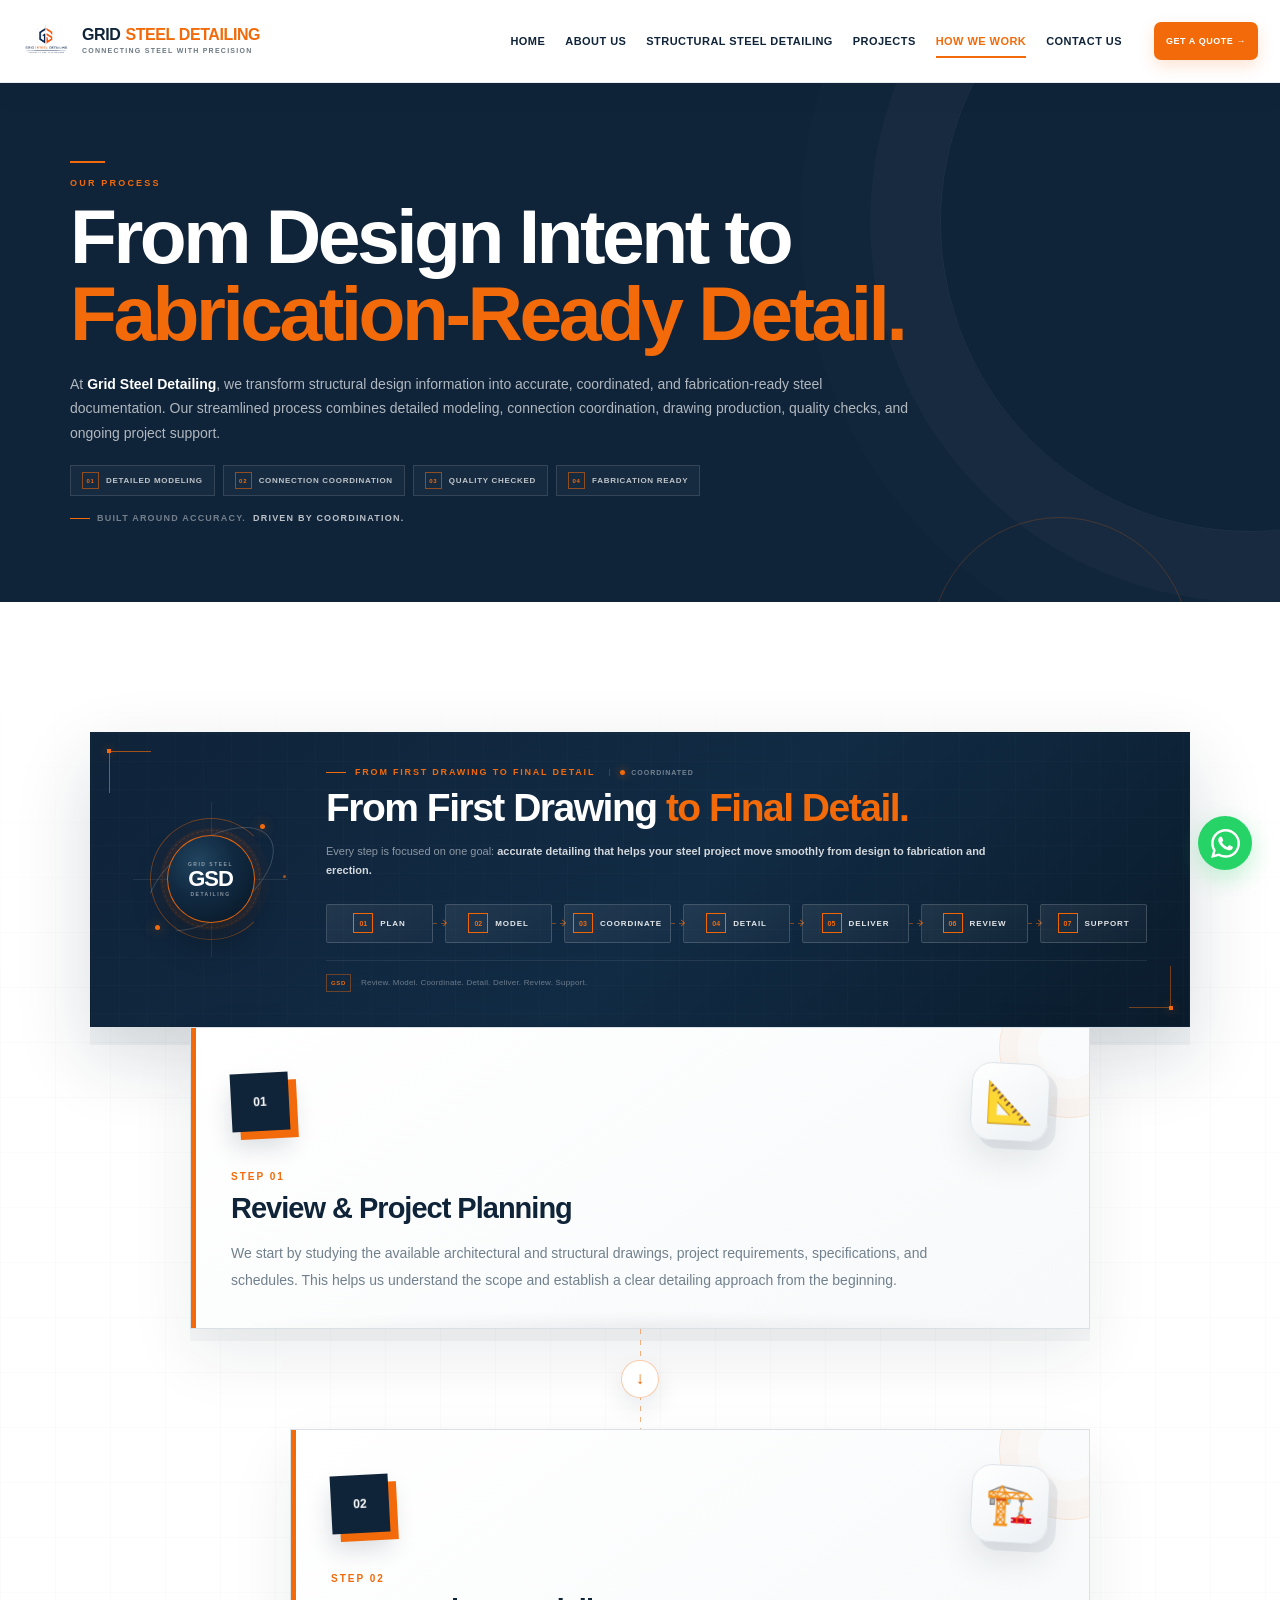
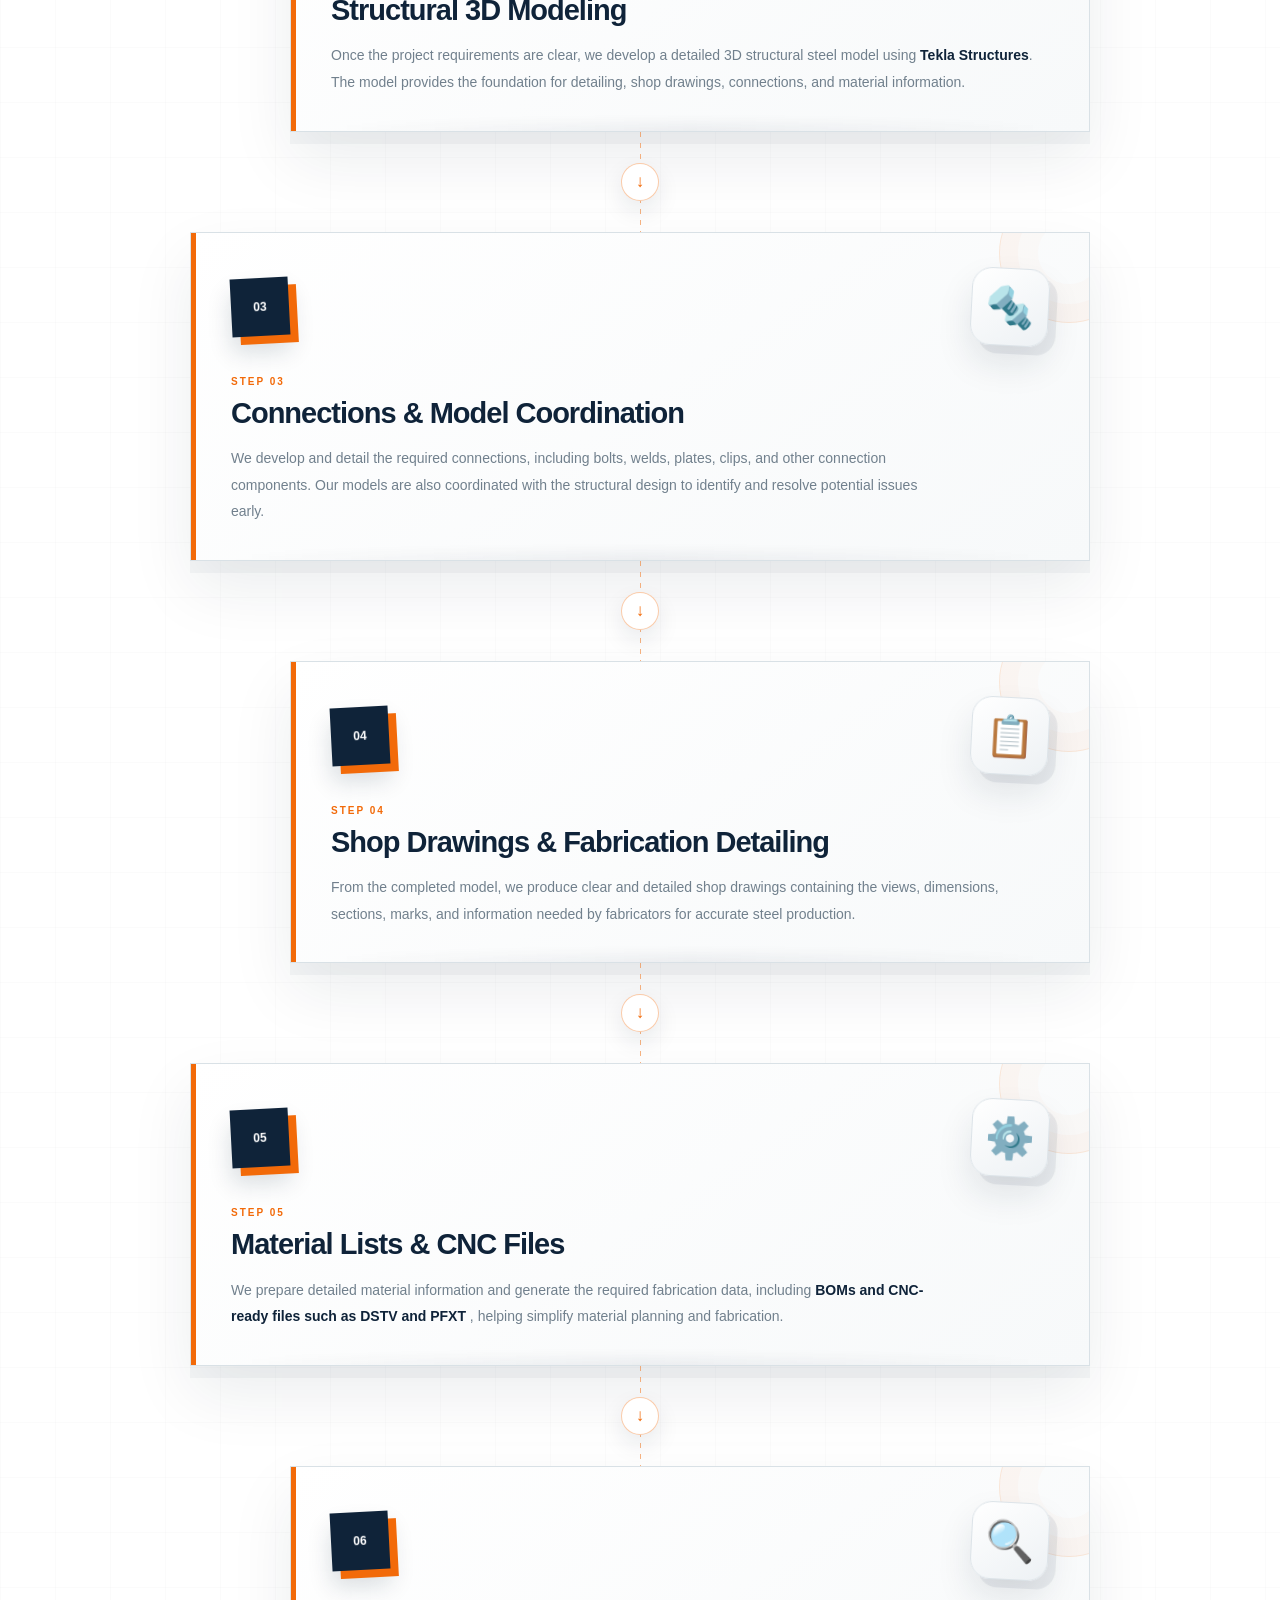
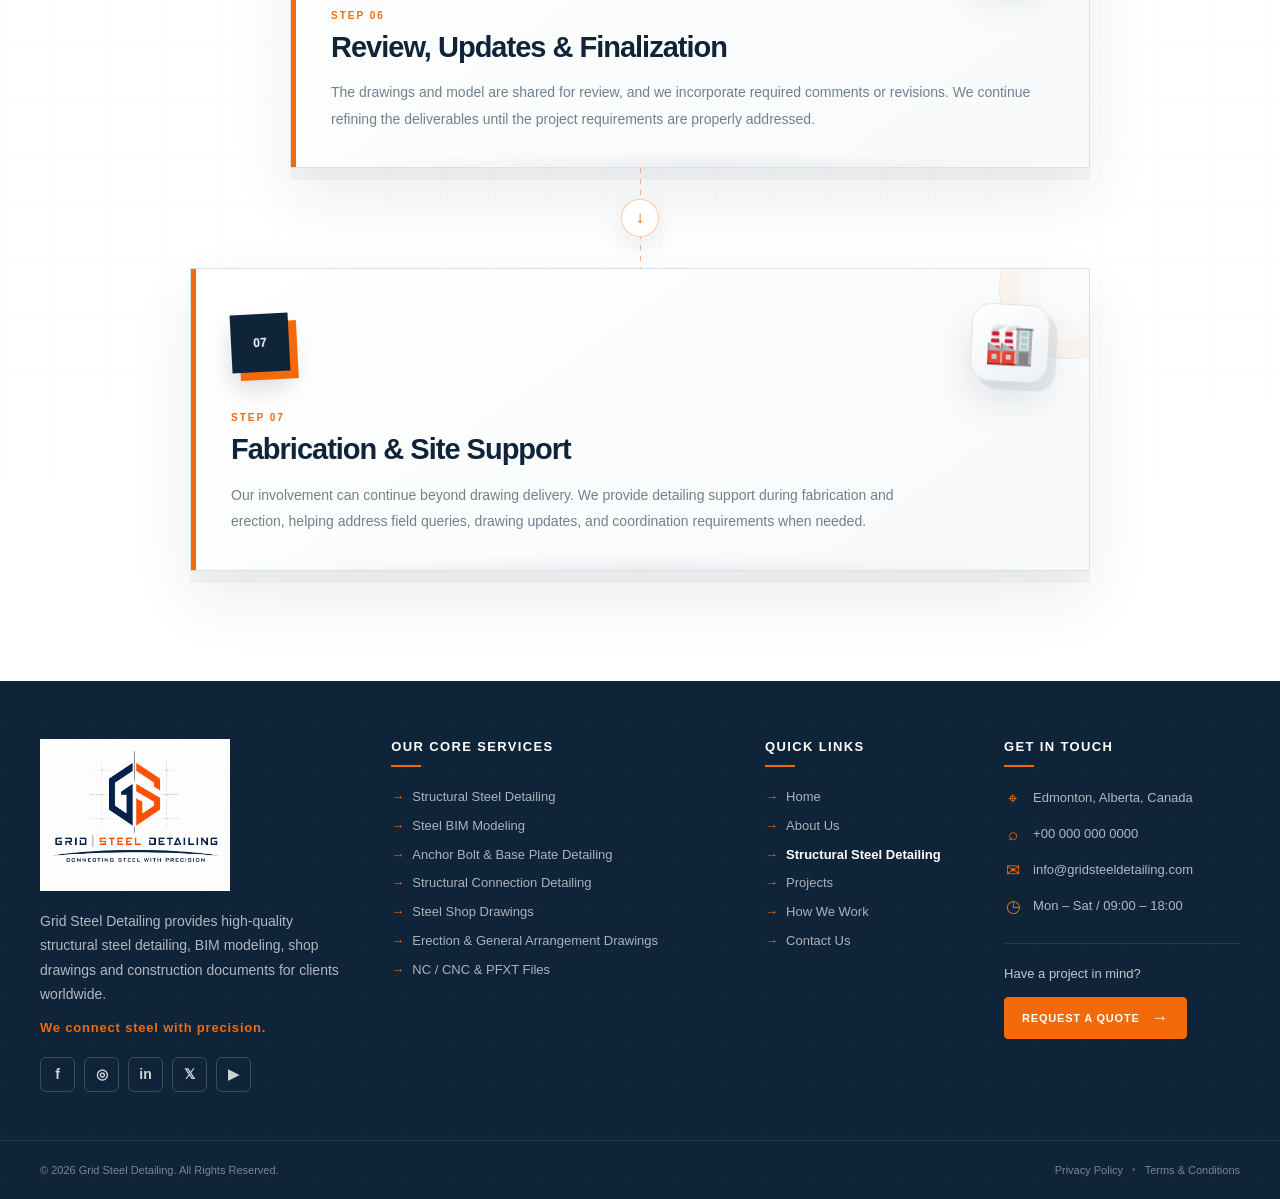
<file: how-we-work.html>
<!DOCTYPE html>
<html lang="en">
<head>

<meta charset="UTF-8">
<meta name="viewport" content="width=device-width, initial-scale=1.0">

<title>How We Work | Grid Steel Detailing</title>


<!-- =========================================================
     MAIN WEBSITE CSS
========================================================= -->

<link rel="stylesheet" href="css/style.css">


<!-- =========================================================
     HOW WE WORK CSS
========================================================= -->

<link rel="stylesheet" href="css/how-we-work.css">
<link rel="icon" type="image/png" href="assets/images/favicon.png">
</head>


<body>


<!-- =========================================================
     NAVBAR
========================================================= -->

<div id="navbar-component"></div>



<!-- =========================================================
     HOW WE WORK HERO
========================================================= -->

<!-- =====================================================
     WORKFLOW HERO
===================================================== -->

<section class="workflow-hero" aria-label="How We Work">

    <div class="workflow-hero-inner">

        <div class="orange-line"></div>

        <span class="eyebrow">
            OUR PROCESS
        </span>

        <h1>
            From Design Intent to
            <span>Fabrication-Ready Detail.</span>
        </h1>

        <p>
            At <strong>Grid Steel Detailing</strong>, we transform structural
            design information into accurate, coordinated, and
            fabrication-ready steel documentation. Our streamlined process
            combines detailed modeling, connection coordination, drawing
            production, quality checks, and ongoing project support.
        </p>

        <div class="workflow-hero-points">

            <span>
                <i>01</i>
                Detailed Modeling
            </span>

            <span>
                <i>02</i>
                Connection Coordination
            </span>

            <span>
                <i>03</i>
                Quality Checked
            </span>

            <span>
                <i>04</i>
                Fabrication Ready
            </span>

        </div>

        <div class="workflow-hero-bottom">
            Built Around Accuracy.
            <span>Driven by Coordination.</span>
        </div>

    </div>

</section>


<!-- =========================================================
     HOW WE WORK
========================================================= -->

<section
    class="workflow"
    id="how-we-work"
>


<div class="container">


    <!-- =====================================================
         FINAL SUMMARY
    ====================================================== -->

    <div class="process-summary reveal">


        <!-- TECHNICAL GRID -->

        <div class="summary-grid"></div>


        <!-- CORNERS -->

        <div class="summary-corner corner-tl"></div>

        <div class="summary-corner corner-br"></div>



        <!-- =================================================
             TECHNICAL VISUAL
        ================================================== -->

        <div class="summary-visual">


            <div class="summary-axis axis-horizontal"></div>

            <div class="summary-axis axis-vertical"></div>


            <div class="summary-orbit orbit-one"></div>

            <div class="summary-orbit orbit-two"></div>

            <div class="summary-orbit orbit-three"></div>


            <div class="summary-core">

                <span class="core-small">
                    GRID STEEL
                </span>

                <strong>
                    GSD
                </strong>

                <span class="core-small">
                    DETAILING
                </span>

            </div>


            <span class="visual-dot dot-one"></span>

            <span class="visual-dot dot-two"></span>

            <span class="visual-dot dot-three"></span>

        </div>



        <!-- =================================================
             SUMMARY CONTENT
        ================================================== -->

        <div class="summary-content">


            <div class="summary-kicker">

                <span class="kicker-line"></span>

                <span class="process-label">
                    FROM FIRST DRAWING TO FINAL DETAIL
                </span>

                <span class="kicker-status">

                    <i></i>

                    COORDINATED

                </span>

            </div>



            <h3>
                From First Drawing
                <span>to Final Detail.</span>
            </h3>



            <p class="summary-intro">

                Every step is focused on one goal:

                <strong>
                    accurate detailing that helps your steel project
                    move smoothly from design to fabrication and erection.
                </strong>

            </p>



            <!-- =================================================
                 PROCESS ROADMAP
            ================================================== -->

            <div class="process-flow">


                <!-- 01 -->

                <button
                    type="button"
                    class="process-flow-btn"
                    data-target="process-plan"
                >

                    <span class="flow-number">
                        01
                    </span>

                    <span class="flow-text">
                        PLAN
                    </span>

                </button>



                <span class="flow-connector"></span>



                <!-- 02 -->

                <button
                    type="button"
                    class="process-flow-btn"
                    data-target="process-model"
                >

                    <span class="flow-number">
                        02
                    </span>

                    <span class="flow-text">
                        MODEL
                    </span>

                </button>



                <span class="flow-connector"></span>



                <!-- 03 -->

                <button
                    type="button"
                    class="process-flow-btn"
                    data-target="process-coordinate"
                >

                    <span class="flow-number">
                        03
                    </span>

                    <span class="flow-text">
                        COORDINATE
                    </span>

                </button>



                <span class="flow-connector"></span>



                <!-- 04 -->

                <button
                    type="button"
                    class="process-flow-btn"
                    data-target="process-detail"
                >

                    <span class="flow-number">
                        04
                    </span>

                    <span class="flow-text">
                        DETAIL
                    </span>

                </button>



                <span class="flow-connector"></span>



                <!-- 05 -->

                <button
                    type="button"
                    class="process-flow-btn"
                    data-target="process-deliver"
                >

                    <span class="flow-number">
                        05
                    </span>

                    <span class="flow-text">
                        DELIVER
                    </span>

                </button>



                <span class="flow-connector"></span>



                <!-- 06 -->

                <button
                    type="button"
                    class="process-flow-btn"
                    data-target="process-review"
                >

                    <span class="flow-number">
                        06
                    </span>

                    <span class="flow-text">
                        REVIEW
                    </span>

                </button>



                <span class="flow-connector"></span>



                <!-- 07 -->

                <button
                    type="button"
                    class="process-flow-btn"
                    data-target="process-support"
                >

                    <span class="flow-number">
                        07
                    </span>

                    <span class="flow-text">
                        SUPPORT
                    </span>

                </button>


            </div>



            <!-- =================================================
                 BOTTOM INFO
            ================================================== -->

            <div class="summary-bottom">

                <span class="summary-bottom-mark">
                    GSD
                </span>

                <p>
                    Review. Model. Coordinate. Detail. Deliver. Review. Support.
                </p>

            </div>


        </div>


    </div>



    <!-- =====================================================
         PROCESS CARDS
    ====================================================== -->

    <div class="process-3d">



        <!-- =================================================
             STEP 01
        ================================================== -->

        <article
            class="process-3d-card reveal"
            id="process-plan"
            data-process="plan"
        >

            <div class="process-top">

                <div class="process-number">
                    01
                </div>

                <div class="process-icon">
                    <span class="icon">📐</span>
                </div>

            </div>


            <div class="process-content">

                <span class="process-label">
                    STEP 01
                </span>

                <h3>
                    Review &amp; Project Planning
                </h3>

                <p>
                    We start by studying the available architectural and
                    structural drawings, project requirements, specifications,
                    and schedules. This helps us understand the scope and
                    establish a clear detailing approach from the beginning.
                </p>

            </div>


            <div class="process-shadow"></div>

        </article>



        <!-- CONNECTOR -->

        <div class="process-connector">
            <span>↓</span>
        </div>



        <!-- =================================================
             STEP 02
        ================================================== -->

        <article
            class="process-3d-card process-offset reveal"
            id="process-model"
            data-process="model"
        >

            <div class="process-top">

                <div class="process-number">
                    02
                </div>

                <div class="process-icon">
                    <span class="icon">🏗️</span>
                </div>

            </div>


            <div class="process-content">

                <span class="process-label">
                    STEP 02
                </span>

                <h3>
                    Structural 3D Modeling
                </h3>

                <p>
                    Once the project requirements are clear, we develop a
                    detailed 3D structural steel model using
                    <strong>Tekla Structures</strong>.
                    The model provides the foundation for detailing,
                    shop drawings, connections, and material information.
                </p>

            </div>


            <div class="process-shadow"></div>

        </article>



        <!-- CONNECTOR -->

        <div class="process-connector">
            <span>↓</span>
        </div>



        <!-- =================================================
             STEP 03
        ================================================== -->

        <article
            class="process-3d-card reveal"
            id="process-coordinate"
            data-process="coordinate"
        >

            <div class="process-top">

                <div class="process-number">
                    03
                </div>

                <div class="process-icon">
                    <span class="icon">🔩</span>
                </div>

            </div>


            <div class="process-content">

                <span class="process-label">
                    STEP 03
                </span>

                <h3>
                    Connections &amp; Model Coordination
                </h3>

                <p>
                    We develop and detail the required connections, including
                    bolts, welds, plates, clips, and other connection
                    components. Our models are also coordinated with the
                    structural design to identify and resolve potential
                    issues early.
                </p>

            </div>


            <div class="process-shadow"></div>

        </article>



        <!-- CONNECTOR -->

        <div class="process-connector">
            <span>↓</span>
        </div>



        <!-- =================================================
             STEP 04
        ================================================== -->

        <article
            class="process-3d-card process-offset reveal"
            id="process-detail"
            data-process="detail"
        >

            <div class="process-top">

                <div class="process-number">
                    04
                </div>

                <div class="process-icon">
                    <span class="icon">📋</span>
                </div>

            </div>


            <div class="process-content">

                <span class="process-label">
                    STEP 04
                </span>

                <h3>
                    Shop Drawings &amp; Fabrication Detailing
                </h3>

                <p>
                    From the completed model, we produce clear and detailed
                    shop drawings containing the views, dimensions, sections,
                    marks, and information needed by fabricators for accurate
                    steel production.
                </p>

            </div>


            <div class="process-shadow"></div>

        </article>



        <!-- CONNECTOR -->

        <div class="process-connector">
            <span>↓</span>
        </div>



        <!-- =================================================
             STEP 05
        ================================================== -->

        <article
            class="process-3d-card reveal"
            id="process-deliver"
            data-process="deliver"
        >

            <div class="process-top">

                <div class="process-number">
                    05
                </div>

                <div class="process-icon">
                    <span class="icon">⚙️</span>
                </div>

            </div>


            <div class="process-content">

                <span class="process-label">
                    STEP 05
                </span>

                <h3>
                    Material Lists &amp; CNC Files
                </h3>

                <p>
                    We prepare detailed material information and generate the
                    required fabrication data, including
                    <strong>
                        BOMs and CNC-ready files such as DSTV and PFXT
                    </strong>,
                    helping simplify material planning and fabrication.
                </p>

            </div>


            <div class="process-shadow"></div>

        </article>



        <!-- CONNECTOR -->

        <div class="process-connector">
            <span>↓</span>
        </div>



        <!-- =================================================
             STEP 06
        ================================================== -->

        <article
            class="process-3d-card process-offset reveal"
            id="process-review"
            data-process="review"
        >

            <div class="process-top">

                <div class="process-number">
                    06
                </div>

                <div class="process-icon">
                    <span class="icon">🔍</span>
                </div>

            </div>


            <div class="process-content">

                <span class="process-label">
                    STEP 06
                </span>

                <h3>
                    Review, Updates &amp; Finalization
                </h3>

                <p>
                    The drawings and model are shared for review, and we
                    incorporate required comments or revisions. We continue
                    refining the deliverables until the project requirements
                    are properly addressed.
                </p>

            </div>


            <div class="process-shadow"></div>

        </article>



        <!-- CONNECTOR -->

        <div class="process-connector">
            <span>↓</span>
        </div>



        <!-- =================================================
             STEP 07
        ================================================== -->

        <article
            class="process-3d-card reveal"
            id="process-support"
            data-process="support"
        >

            <div class="process-top">

                <div class="process-number">
                    07
                </div>

                <div class="process-icon">
                    <span class="icon">🏭</span>
                </div>

            </div>


            <div class="process-content">

                <span class="process-label">
                    STEP 07
                </span>

                <h3>
                    Fabrication &amp; Site Support
                </h3>

                <p>
                    Our involvement can continue beyond drawing delivery.
                    We provide detailing support during fabrication and
                    erection, helping address field queries, drawing updates,
                    and coordination requirements when needed.
                </p>

            </div>


            <div class="process-shadow"></div>

        </article>


    </div>


</div>

</section>



<!-- =====================================================
     FOOTER
====================================================== -->

<div id="footer-component"></div>



<!-- =====================================================
     FLOATING UI
====================================================== -->

<div id="floating-component"></div>



<!-- =====================================================
     JAVASCRIPT
====================================================== -->

<script src="js/component-loader.js"></script>

<script src="js/how-we-work.js"></script>


</body>
</html>
</file>
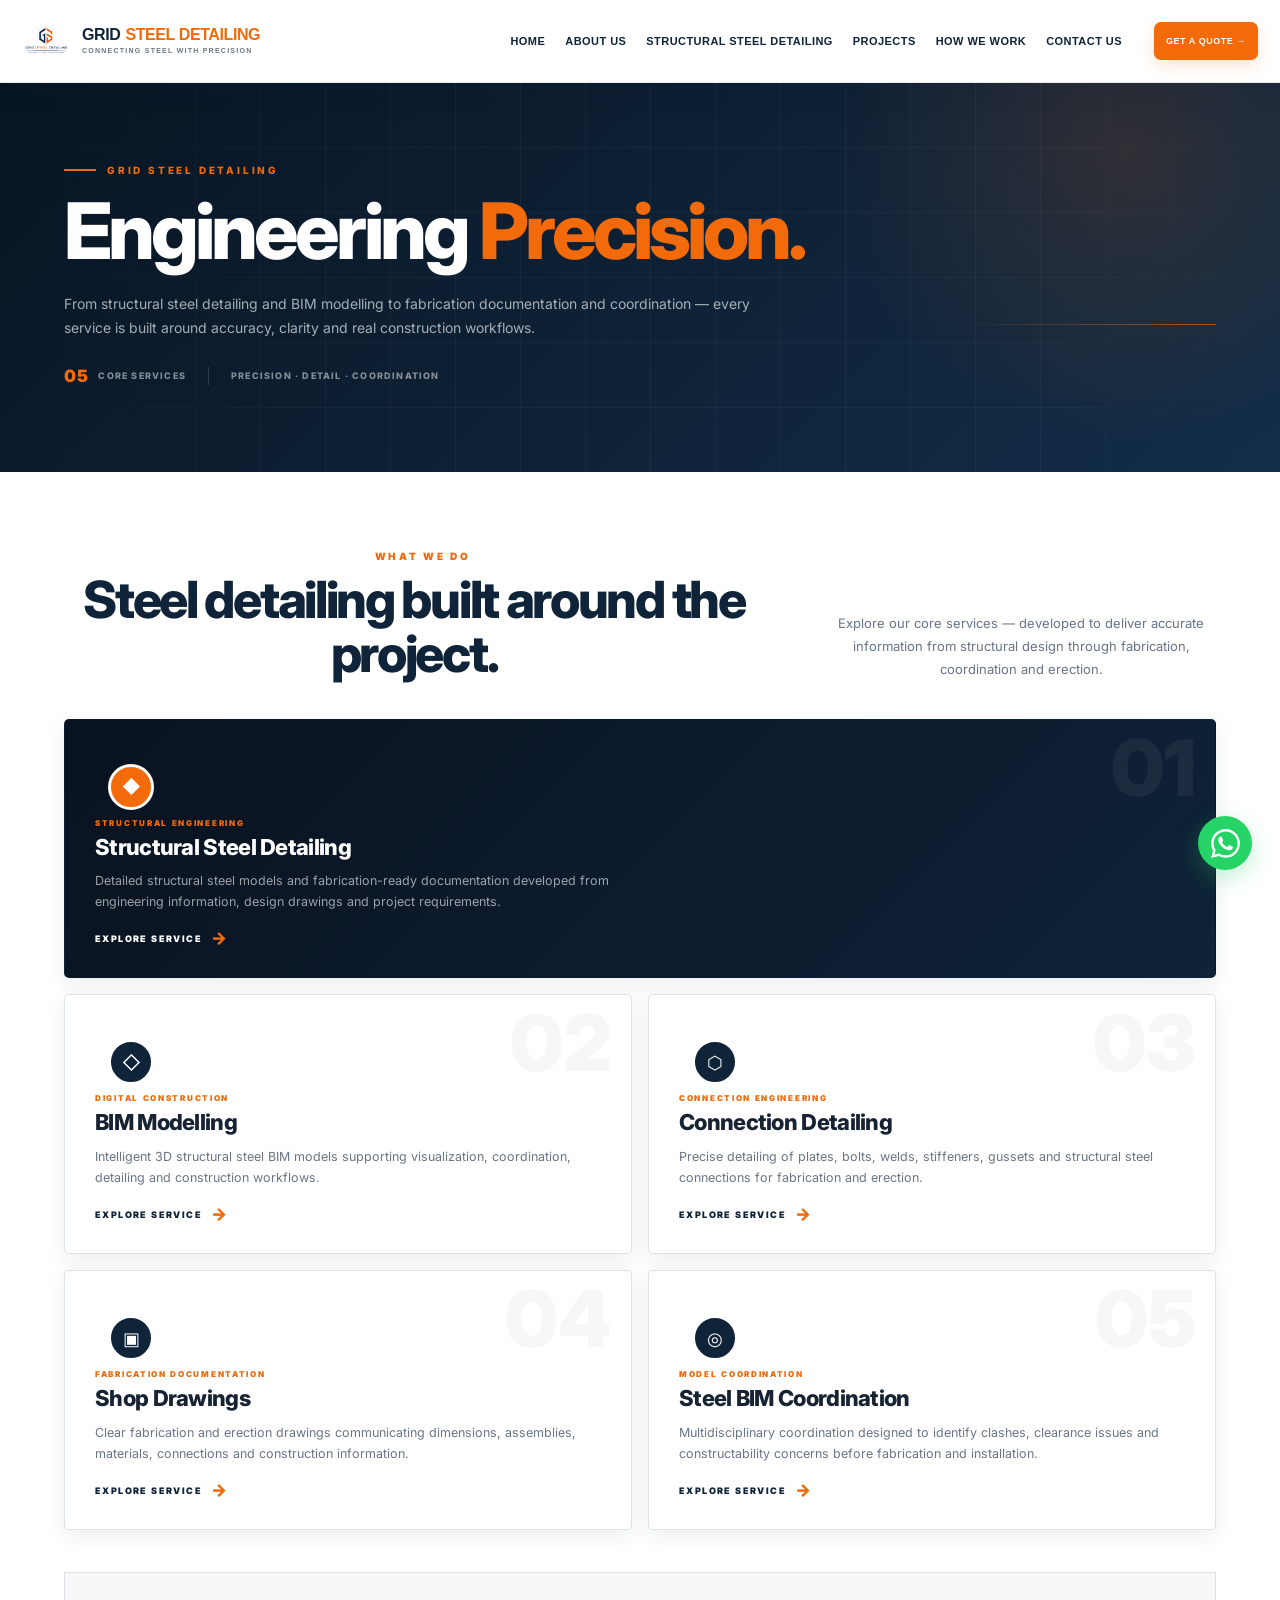
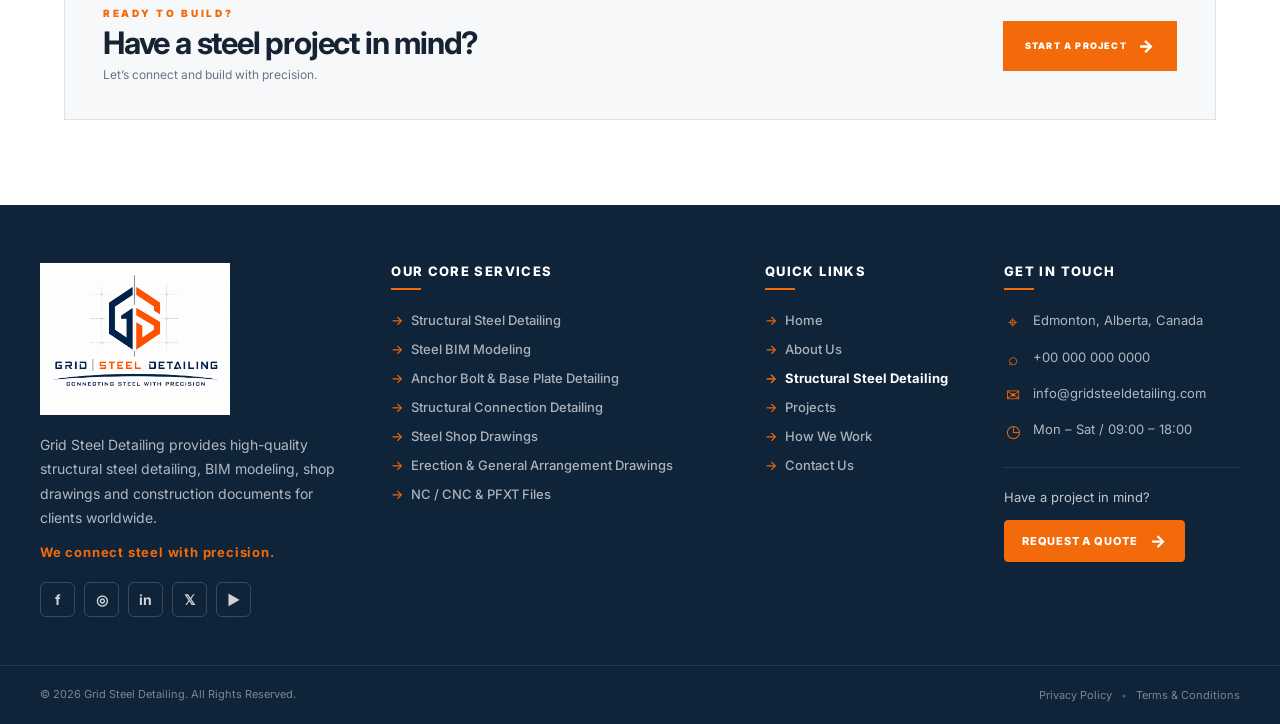
<file: services.html>
<!DOCTYPE html>
<html lang="en">

<head>

    <meta charset="UTF-8">

    <meta
        name="viewport"
        content="width=device-width, initial-scale=1.0"
    >

    <title>Services | Grid Steel Detailing</title>

    <meta
        name="description"
        content="Explore Grid Steel Detailing services including Structural Steel Detailing, BIM Modelling, Connection Detailing, Shop Drawings and Steel BIM Coordination."
    >

    <link rel="preconnect" href="https://fonts.googleapis.com">

    <link
        rel="preconnect"
        href="https://fonts.gstatic.com"
        crossorigin
    >

    <link
        href="https://fonts.googleapis.com/css2?family=Inter:wght@400;500;600;700;800;900&display=swap"
        rel="stylesheet"
    >

    <!-- MAIN WEBSITE CSS -->
    <link rel="stylesheet" href="css/style.css">

    <!-- SERVICES PAGE CSS -->
    <link rel="stylesheet" href="css/services.css">
<link rel="icon" type="image/png" href="assets/images/favicon.png">
</head>


<body>

    <!-- =====================================================
         NAVBAR
    ====================================================== -->

    <div id="navbar-component"></div>


    <main class="services-page">


        <!-- =================================================
             HERO
        ================================================== -->

        <section class="services-hero">

            <div class="services-hero-grid"></div>

            <div class="hero-inner">

                <div class="hero-kicker">
                    GRID STEEL DETAILING
                </div>

                <h1 class="hero-title">
                    Engineering <span>Precision.</span>
                </h1>

                <p class="hero-description">

                    From structural steel detailing and BIM modelling
                    to fabrication documentation and coordination —
                    every service is built around accuracy, clarity
                    and real construction workflows.

                </p>

                <div class="hero-meta">

                    <div class="meta-item">

                        <span class="meta-number">
                            05
                        </span>

                        CORE SERVICES

                    </div>

                    <div class="meta-divider"></div>

                    <div class="meta-item">
                        PRECISION · DETAIL · COORDINATION
                    </div>

                </div>

            </div>

        </section>


        <!-- =================================================
             SERVICES
        ================================================== -->

        <section class="services-section">

            <div class="services-container">


                <div class="section-heading">

                    <div class="section-heading-main">

                        <div class="section-kicker">
                            WHAT WE DO
                        </div>

                        <h2 class="section-title">
                            Steel detailing built
                            around the project.
                        </h2>

                    </div>


                    <p class="section-description">

                        Explore our core services — developed to deliver
                        accurate information from structural design through
                        fabrication, coordination and erection.

                    </p>

                </div>


                <!-- =================================================
                     SERVICE GRID
                ================================================== -->

                <div class="service-grid">


                    <!-- 01 -->

                    <a
                        href="structural-steel-detailing.html"
                        class="service-card featured"
                    >

                        <span class="service-number">
                            01
                        </span>

                        <div class="service-icon">
                            <span>◆</span>
                        </div>

                        <div class="service-content">

                            <div class="service-top-line">
                                STRUCTURAL ENGINEERING
                            </div>

                            <h3>
                                Structural Steel Detailing
                            </h3>

                            <p>

                                Detailed structural steel models and
                                fabrication-ready documentation developed
                                from engineering information, design drawings
                                and project requirements.

                            </p>

                            <div class="service-link">
                                EXPLORE SERVICE
                                <span>→</span>
                            </div>

                        </div>

                    </a>


                    <!-- 02 -->

                    <a
                        href="coming-soon.html"
                        class="service-card"
                    >

                        <span class="service-number">
                            02
                        </span>

                        <div class="service-icon">
                            <span>◇</span>
                        </div>

                        <div class="service-content">

                            <div class="service-top-line">
                                DIGITAL CONSTRUCTION
                            </div>

                            <h3>
                                BIM Modelling
                            </h3>

                            <p>

                                Intelligent 3D structural steel BIM models
                                supporting visualization, coordination,
                                detailing and construction workflows.

                            </p>

                            <div class="service-link">
                                EXPLORE SERVICE
                                <span>→</span>
                            </div>

                        </div>

                    </a>


                    <!-- 03 -->

                    <a
                        href="coming-soon.html"
                        class="service-card"
                    >

                        <span class="service-number">
                            03
                        </span>

                        <div class="service-icon">
                            <span>⬡</span>
                        </div>

                        <div class="service-content">

                            <div class="service-top-line">
                                CONNECTION ENGINEERING
                            </div>

                            <h3>
                                Connection Detailing
                            </h3>

                            <p>

                                Precise detailing of plates, bolts, welds,
                                stiffeners, gussets and structural steel
                                connections for fabrication and erection.

                            </p>

                            <div class="service-link">
                                EXPLORE SERVICE
                                <span>→</span>
                            </div>

                        </div>

                    </a>


                    <!-- 04 -->

                    <a
                        href="coming-soon.html"
                        class="service-card"
                    >

                        <span class="service-number">
                            04
                        </span>

                        <div class="service-icon">
                            <span>▣</span>
                        </div>

                        <div class="service-content">

                            <div class="service-top-line">
                                FABRICATION DOCUMENTATION
                            </div>

                            <h3>
                                Shop Drawings
                            </h3>

                            <p>

                                Clear fabrication and erection drawings
                                communicating dimensions, assemblies,
                                materials, connections and construction
                                information.

                            </p>

                            <div class="service-link">
                                EXPLORE SERVICE
                                <span>→</span>
                            </div>

                        </div>

                    </a>


                    <!-- 05 -->

                    <a
                        href="coming-soon.html"
                        class="service-card"
                    >

                        <span class="service-number">
                            05
                        </span>

                        <div class="service-icon">
                            <span>◎</span>
                        </div>

                        <div class="service-content">

                            <div class="service-top-line">
                                MODEL COORDINATION
                            </div>

                            <h3>
                                Steel BIM Coordination
                            </h3>

                            <p>

                                Multidisciplinary coordination designed
                                to identify clashes, clearance issues and
                                constructability concerns before fabrication
                                and installation.

                            </p>

                            <div class="service-link">
                                EXPLORE SERVICE
                                <span>→</span>
                            </div>

                        </div>

                    </a>


                </div>


                <!-- =================================================
                     CTA
                ================================================== -->

                <div class="services-bottom">

                    <div class="services-bottom-copy">

                        <div class="section-kicker">
                            READY TO BUILD?
                        </div>

                        <h3>
                            Have a steel project in mind?
                        </h3>

                        <p>
                            Let’s connect and build with precision.
                        </p>

                    </div>


                    <a
                        href="contact-us.html"
                        class="cta-button"
                    >

                        START A PROJECT

                        <span>→</span>

                    </a>

                </div>


            </div>

        </section>


    </main>


    <!-- =====================================================
         FOOTER
    ====================================================== -->

    <div id="footer-component"></div>


    <!-- =====================================================
         FLOATING UI
    ====================================================== -->

    <div id="floating-component"></div>


    <!-- =====================================================
         COMPONENT JAVASCRIPT
    ====================================================== -->

    <script src="js/services.js"></script>

    <script src="js/component-loader.js"></script>


</body>

</html>
</file>
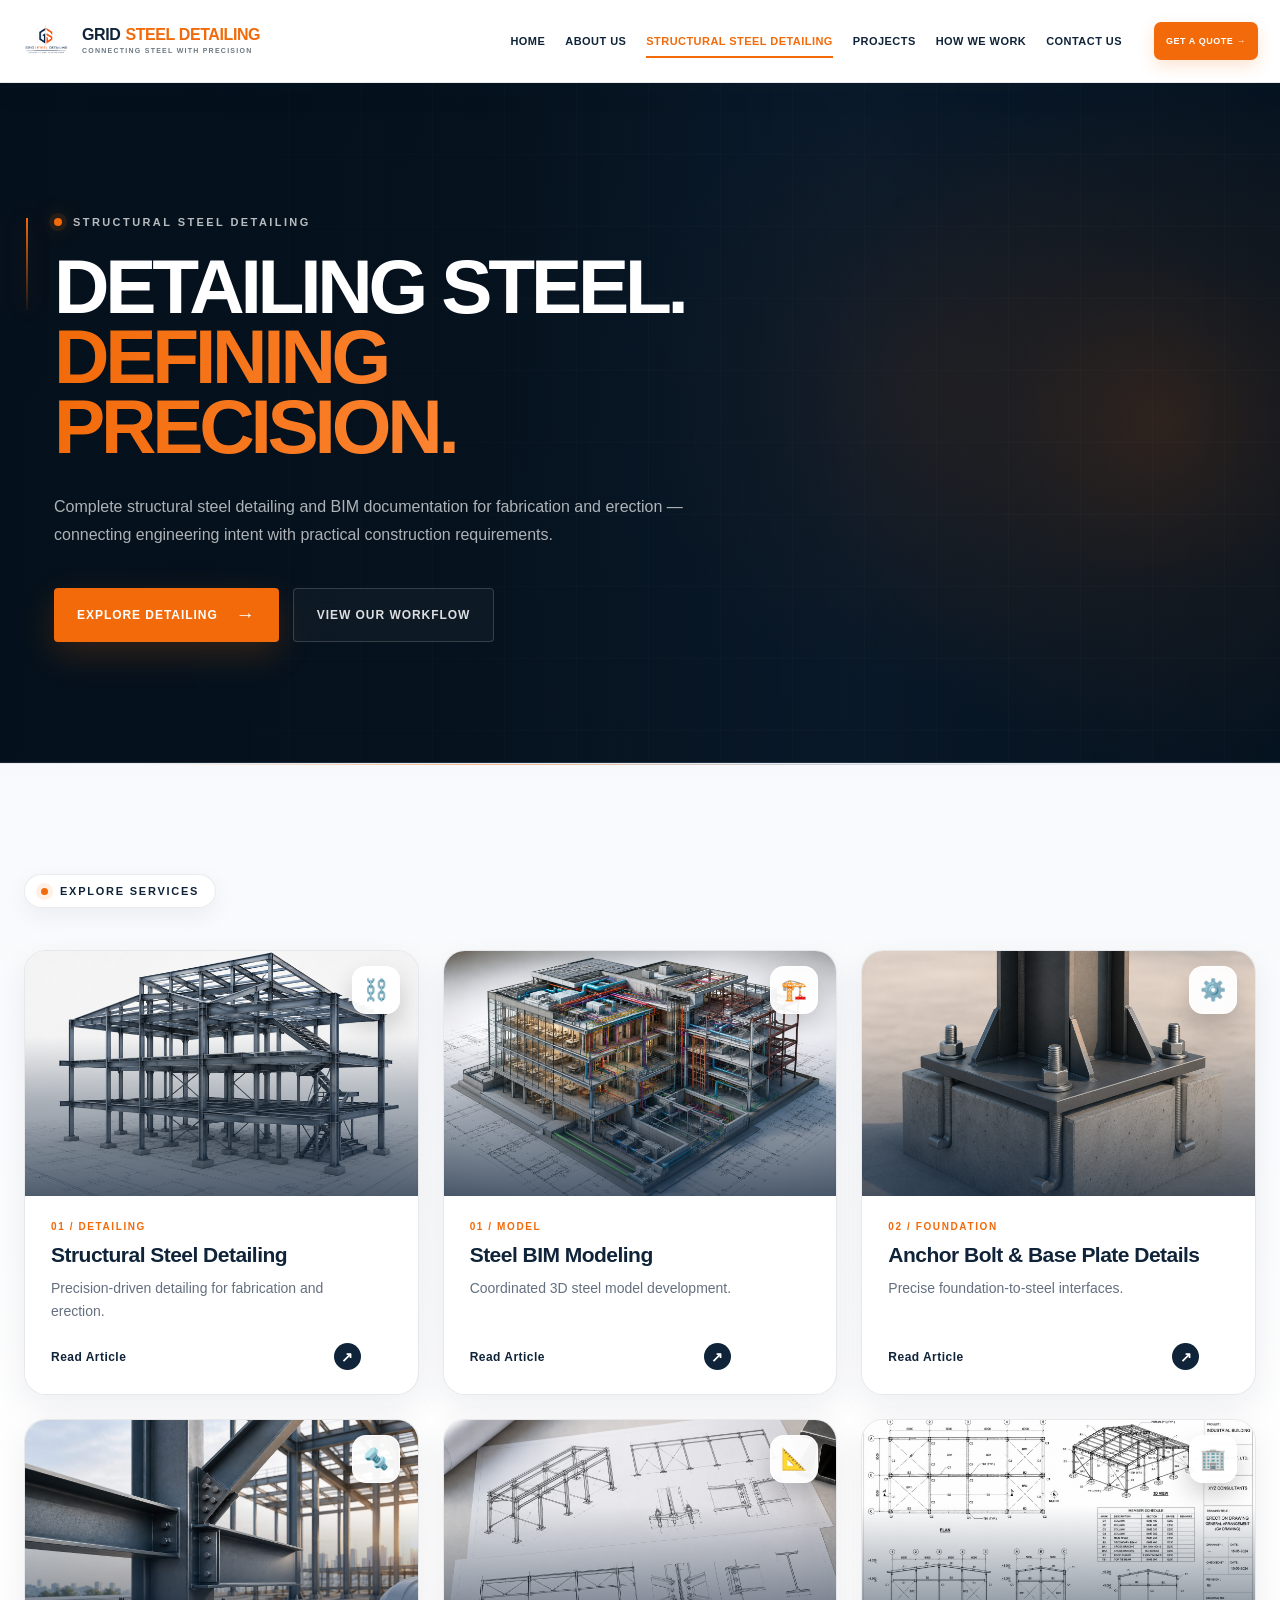
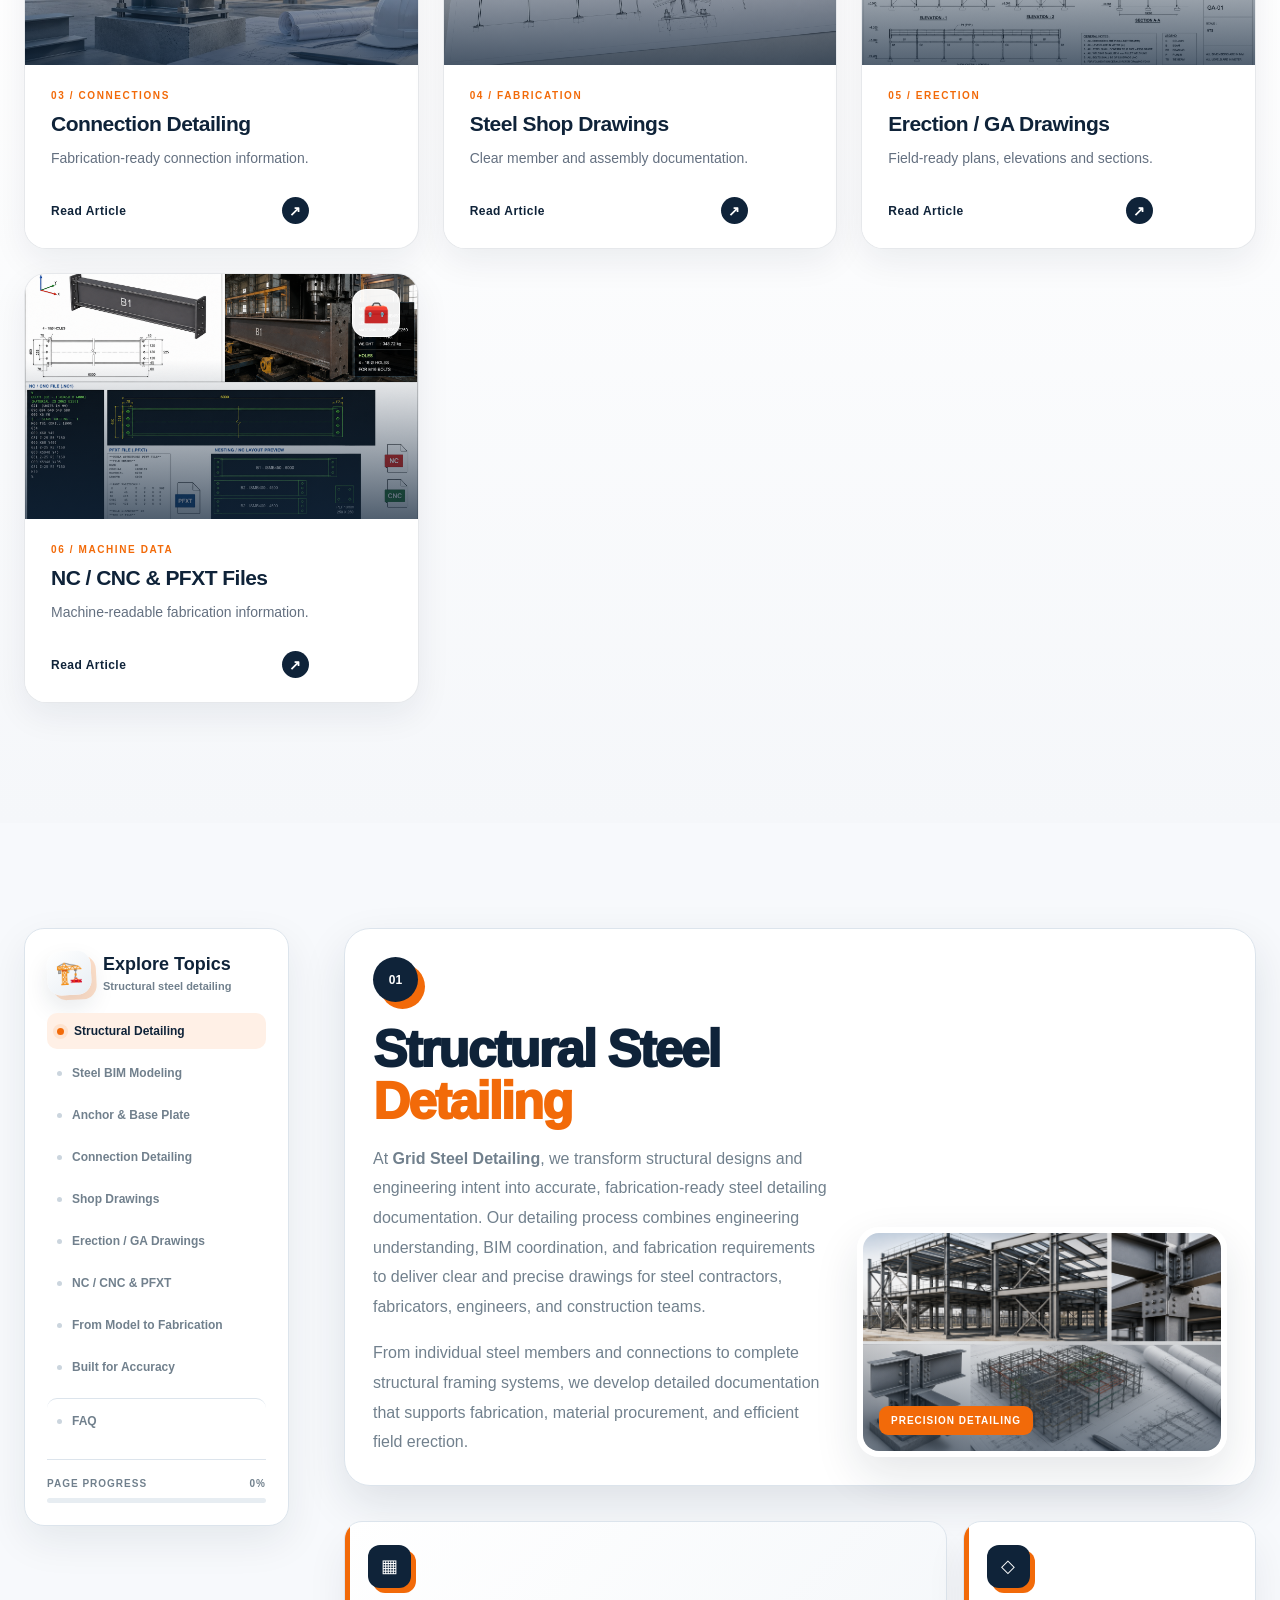
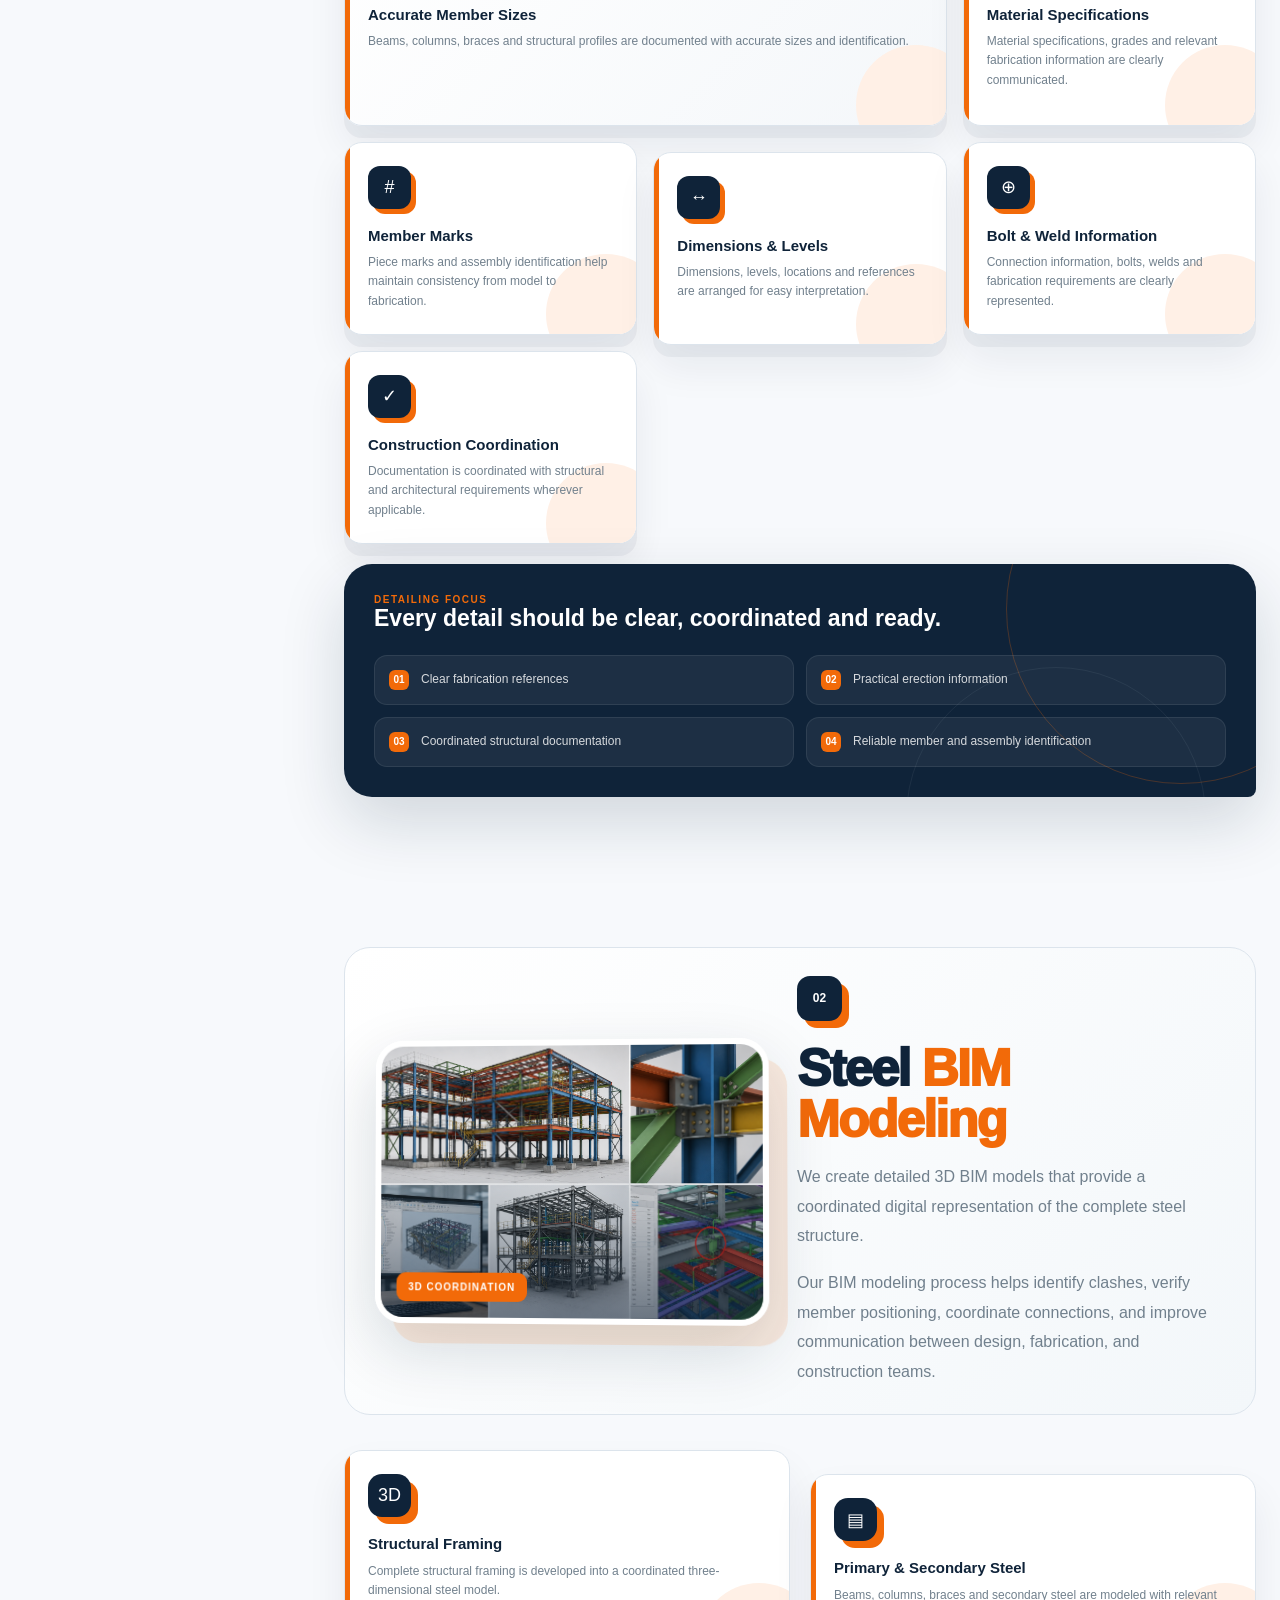
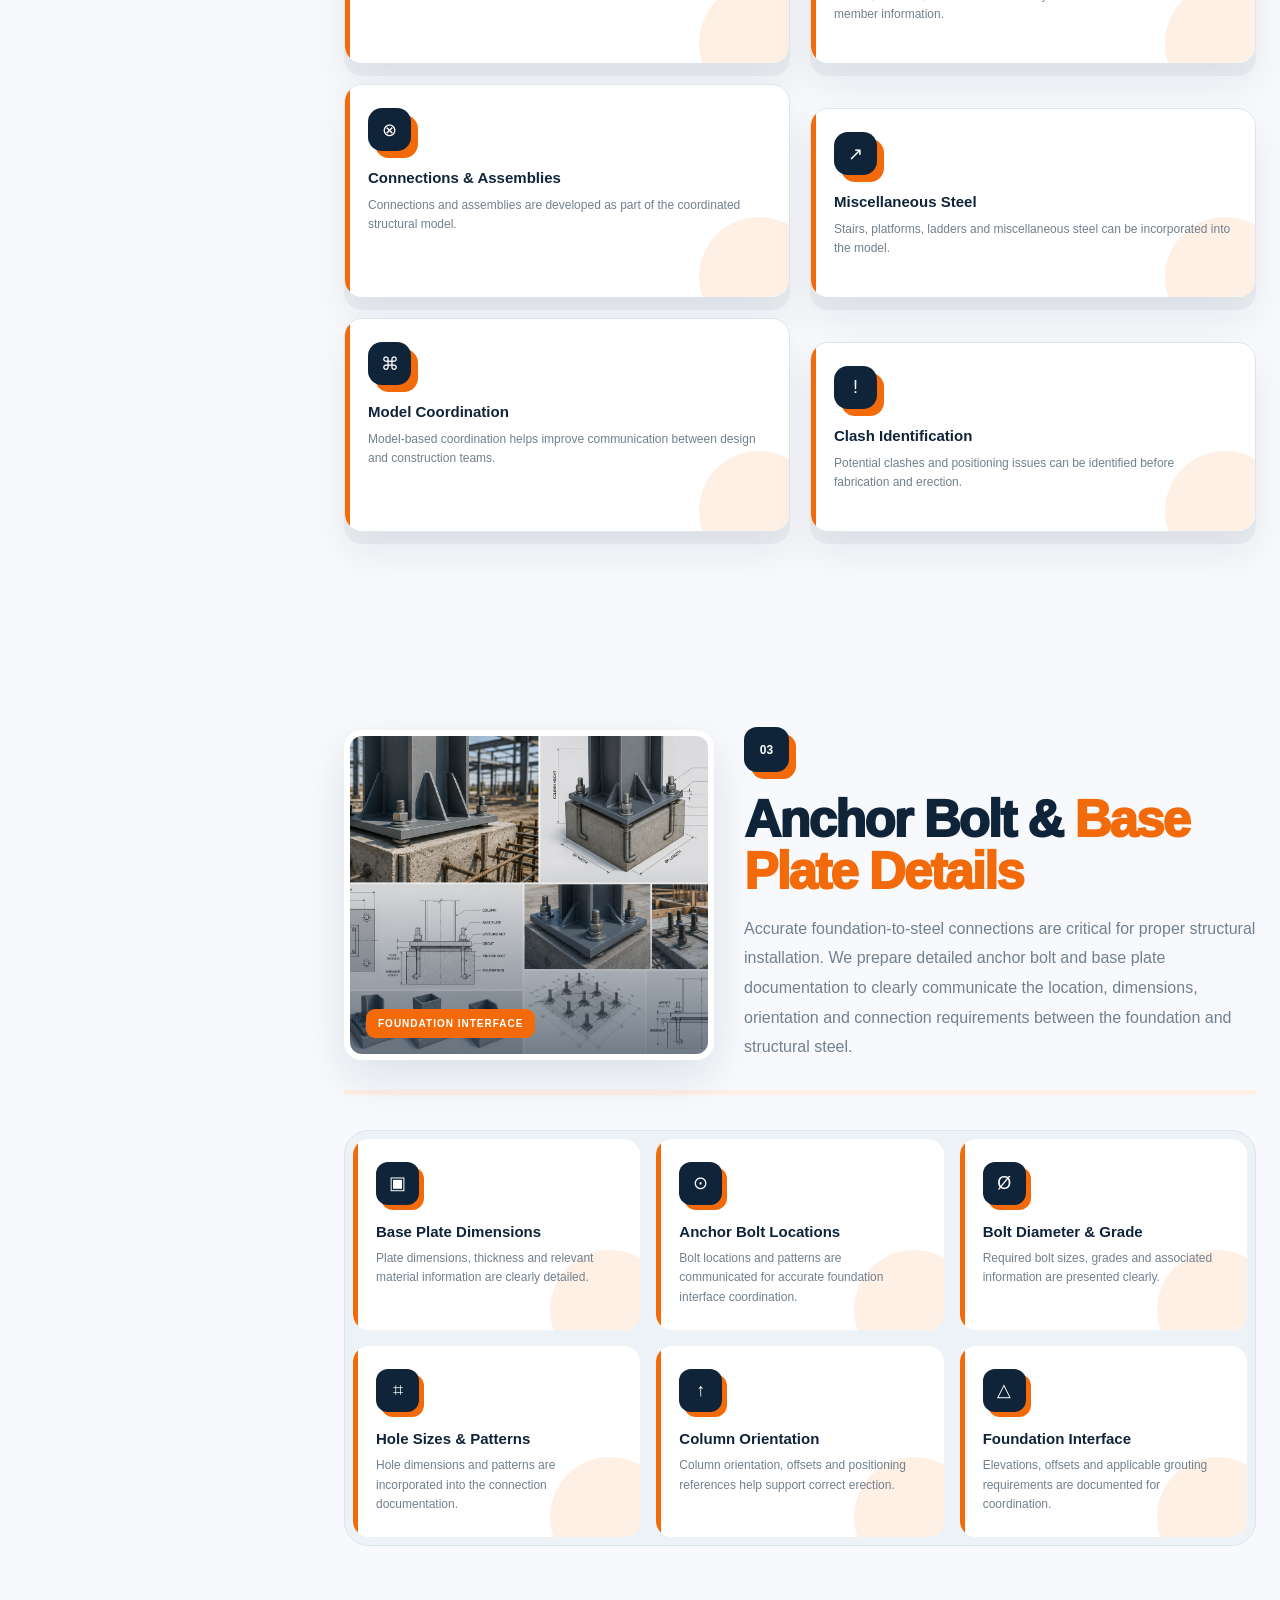
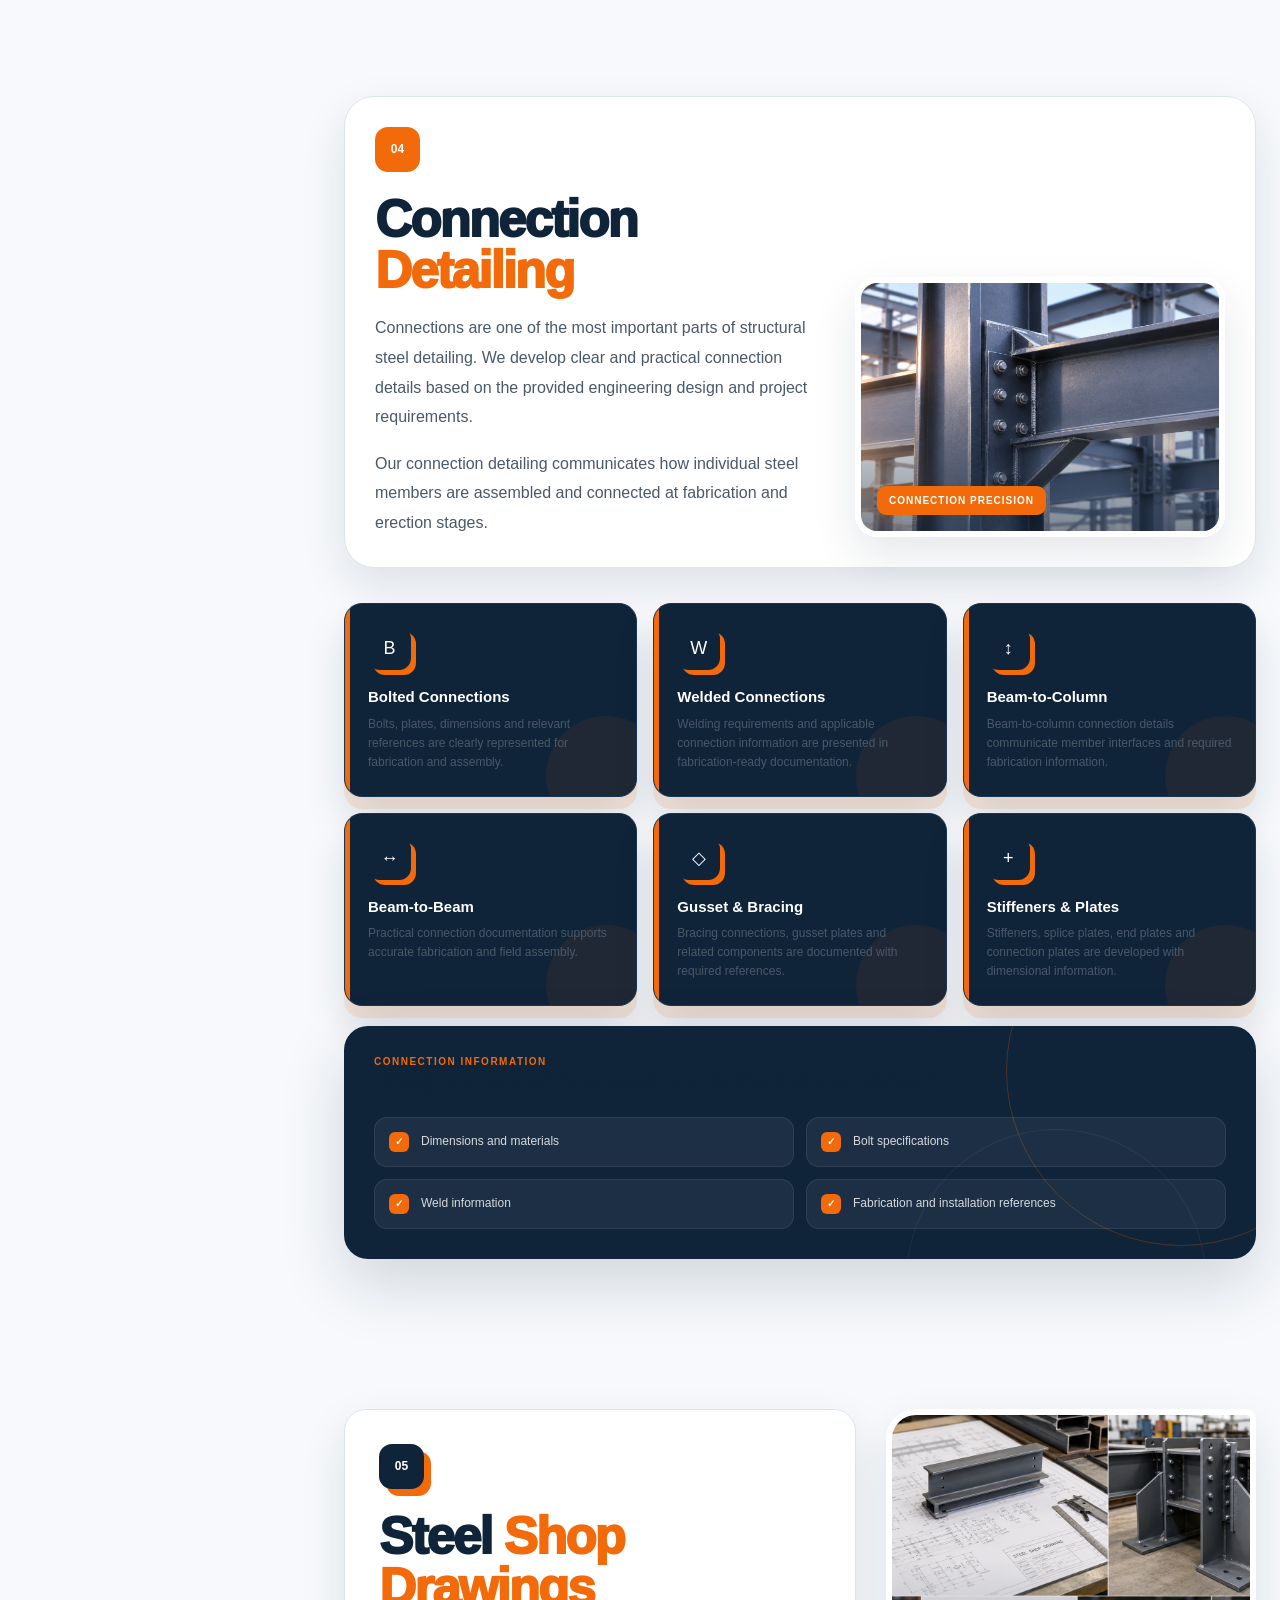
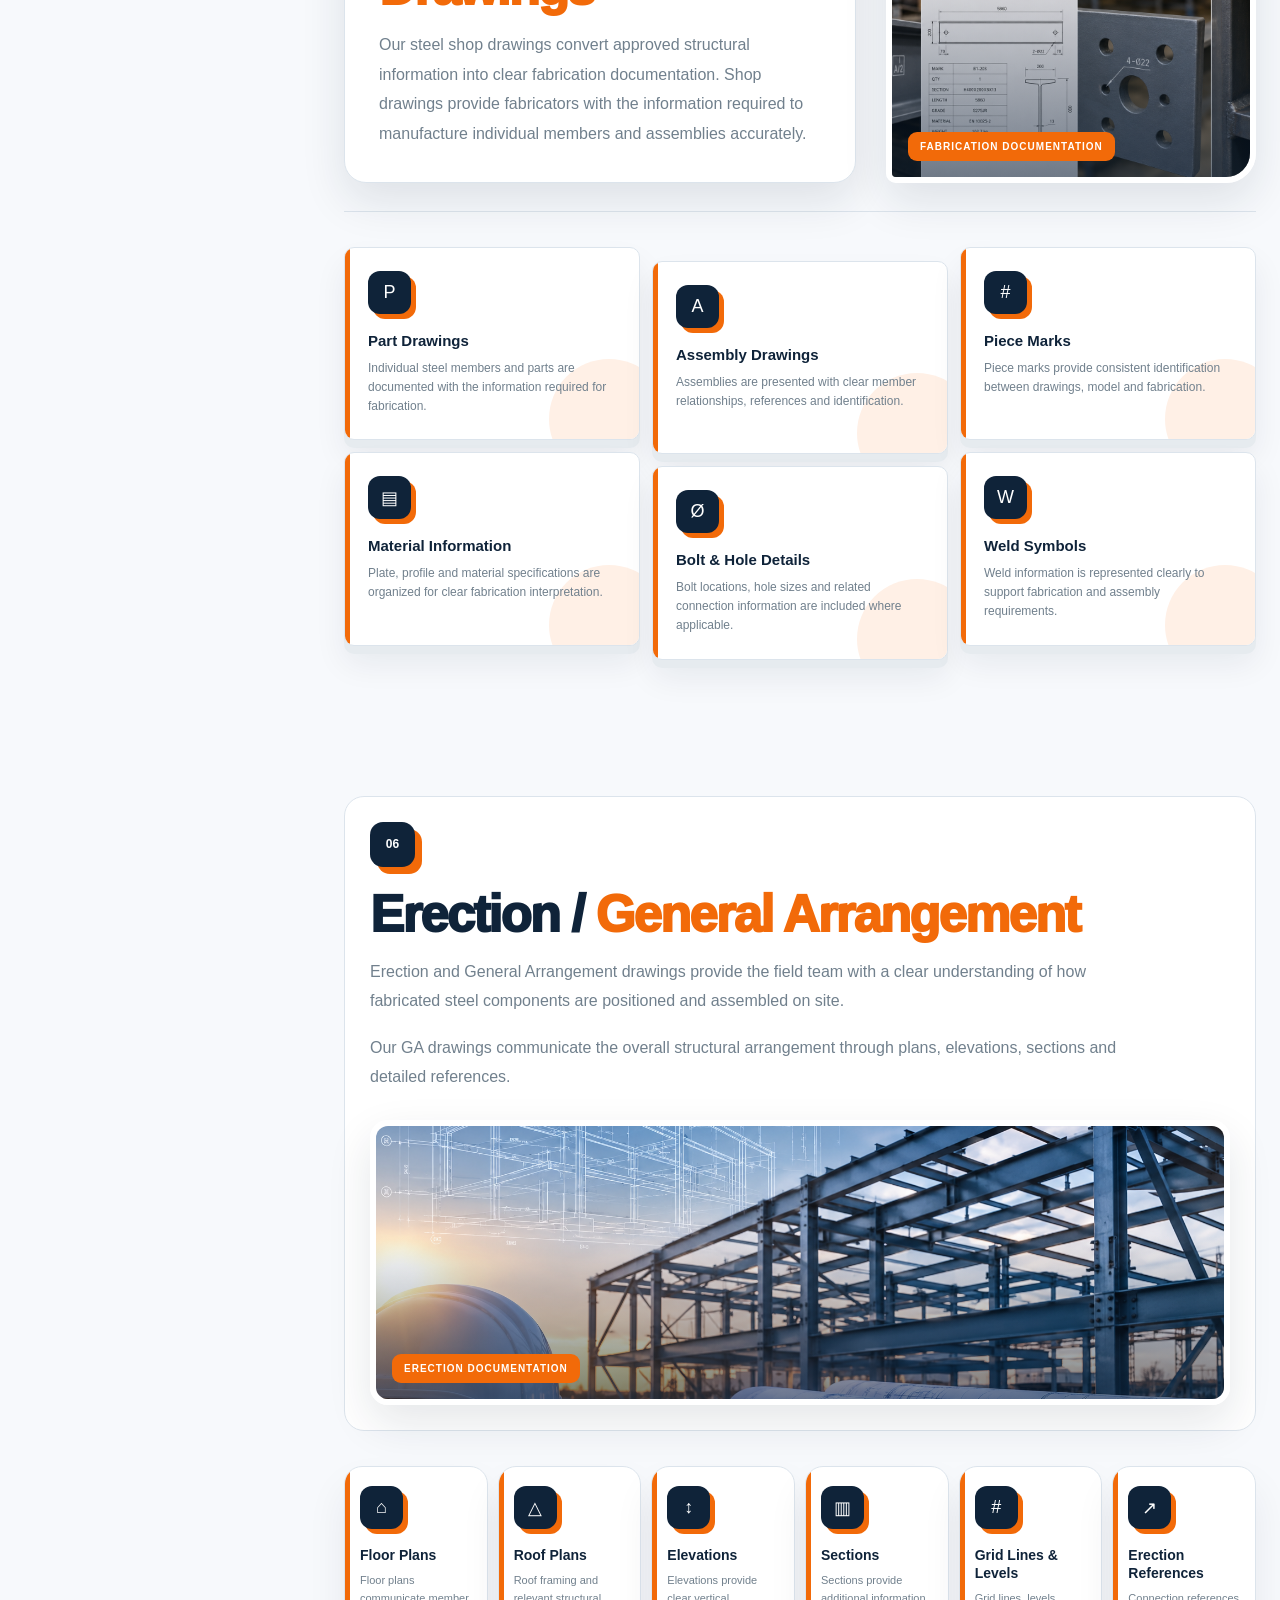
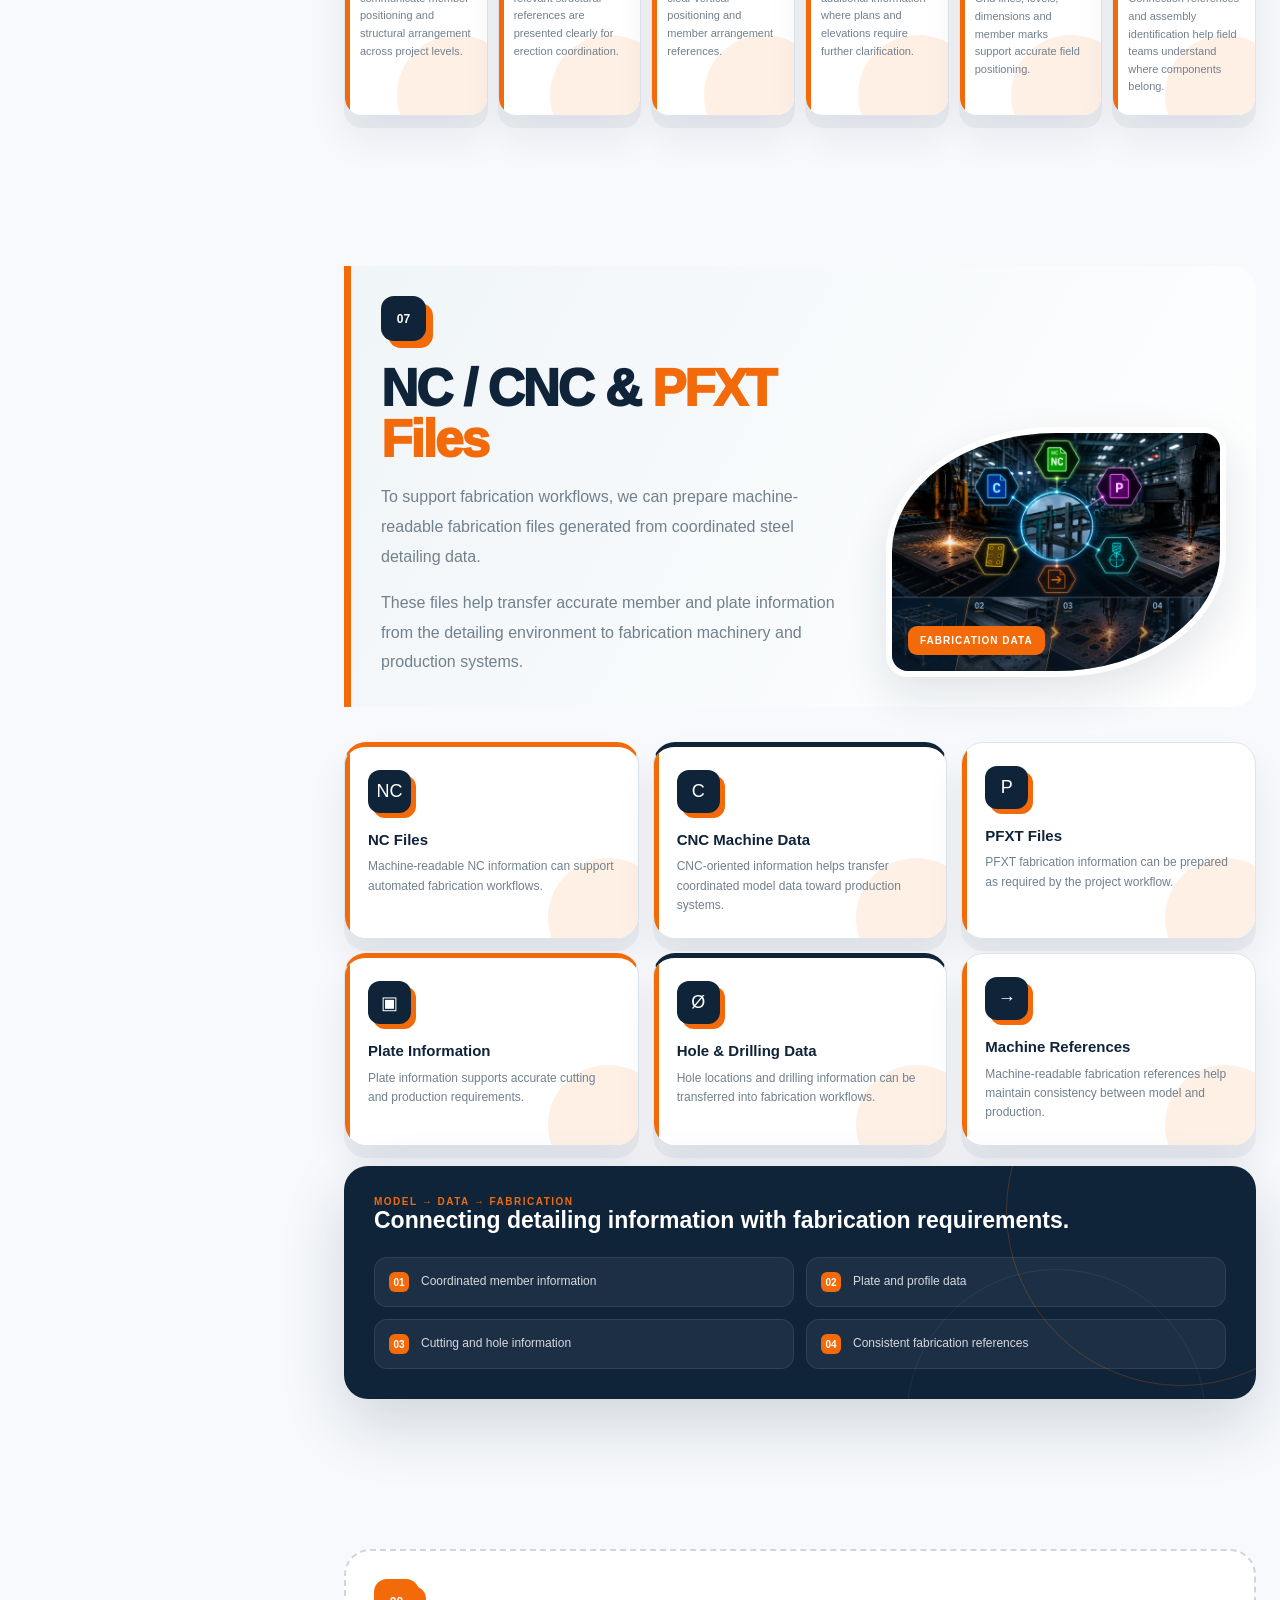
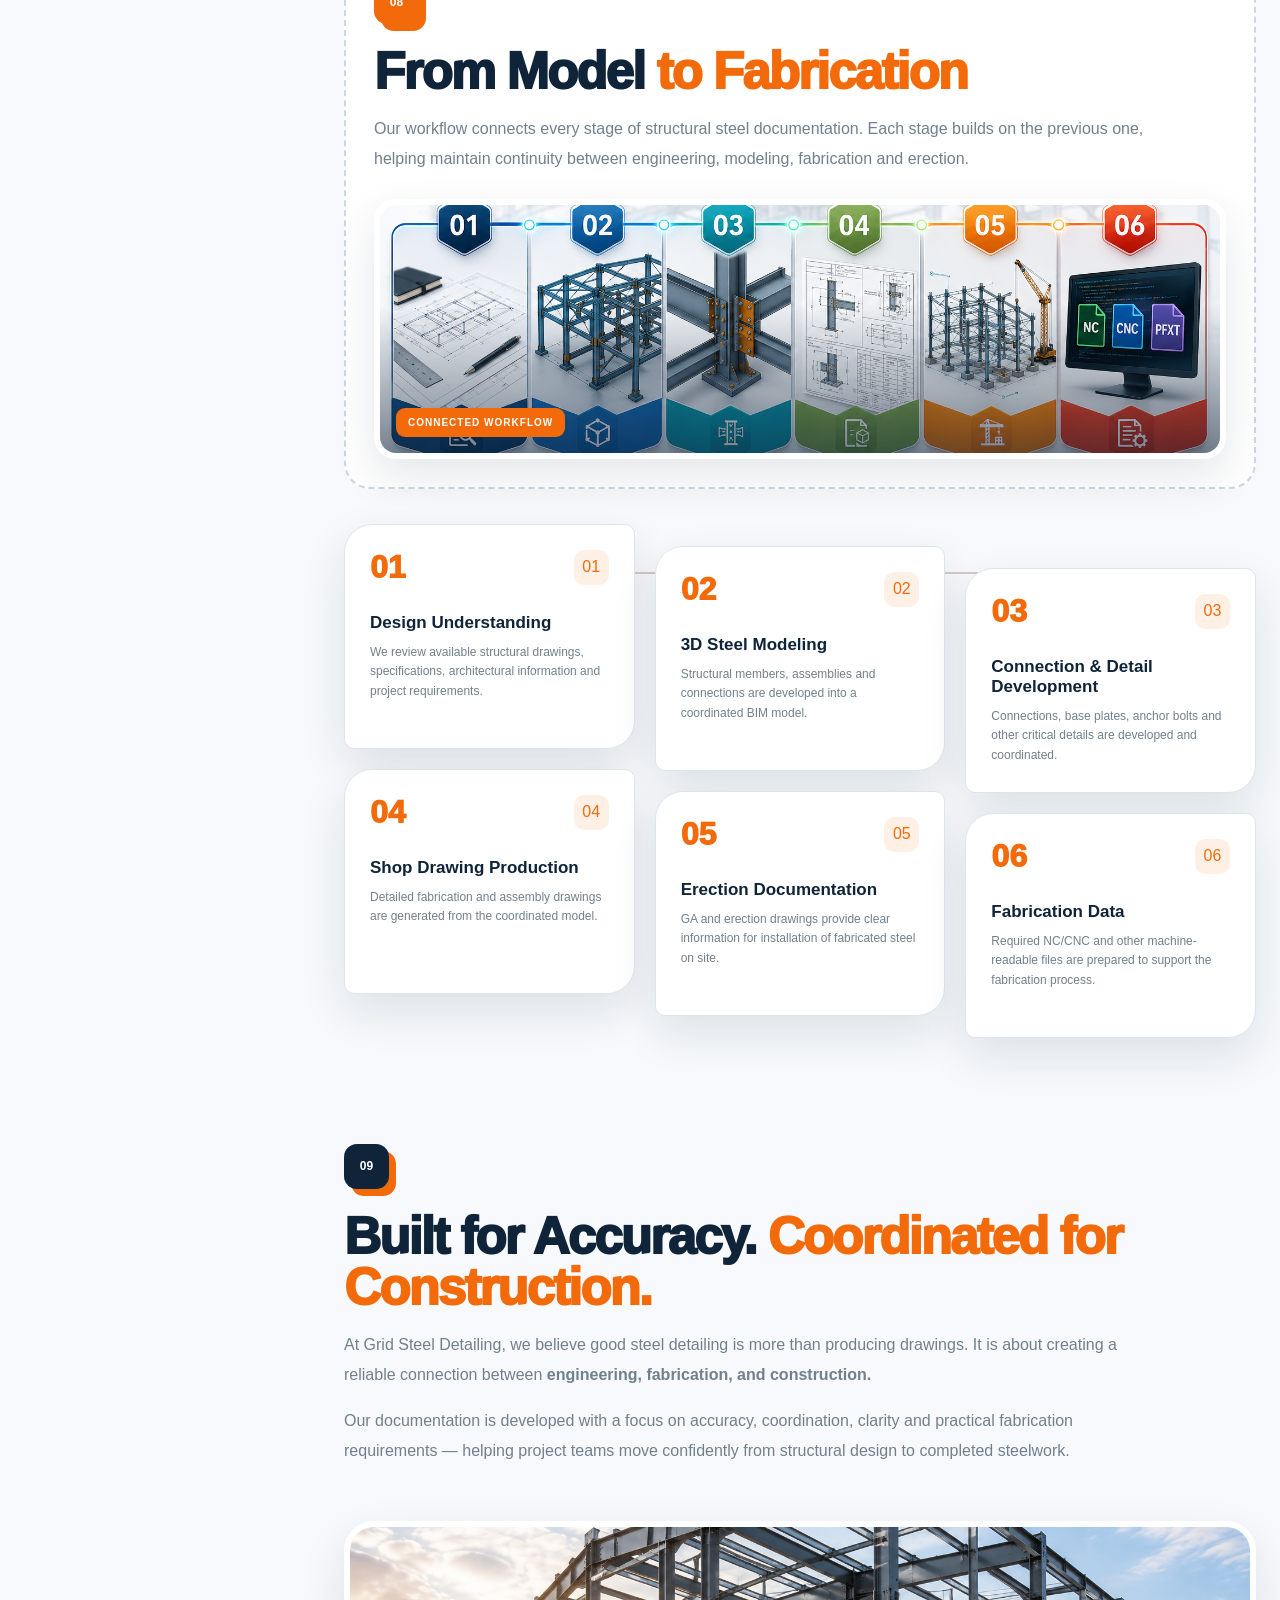
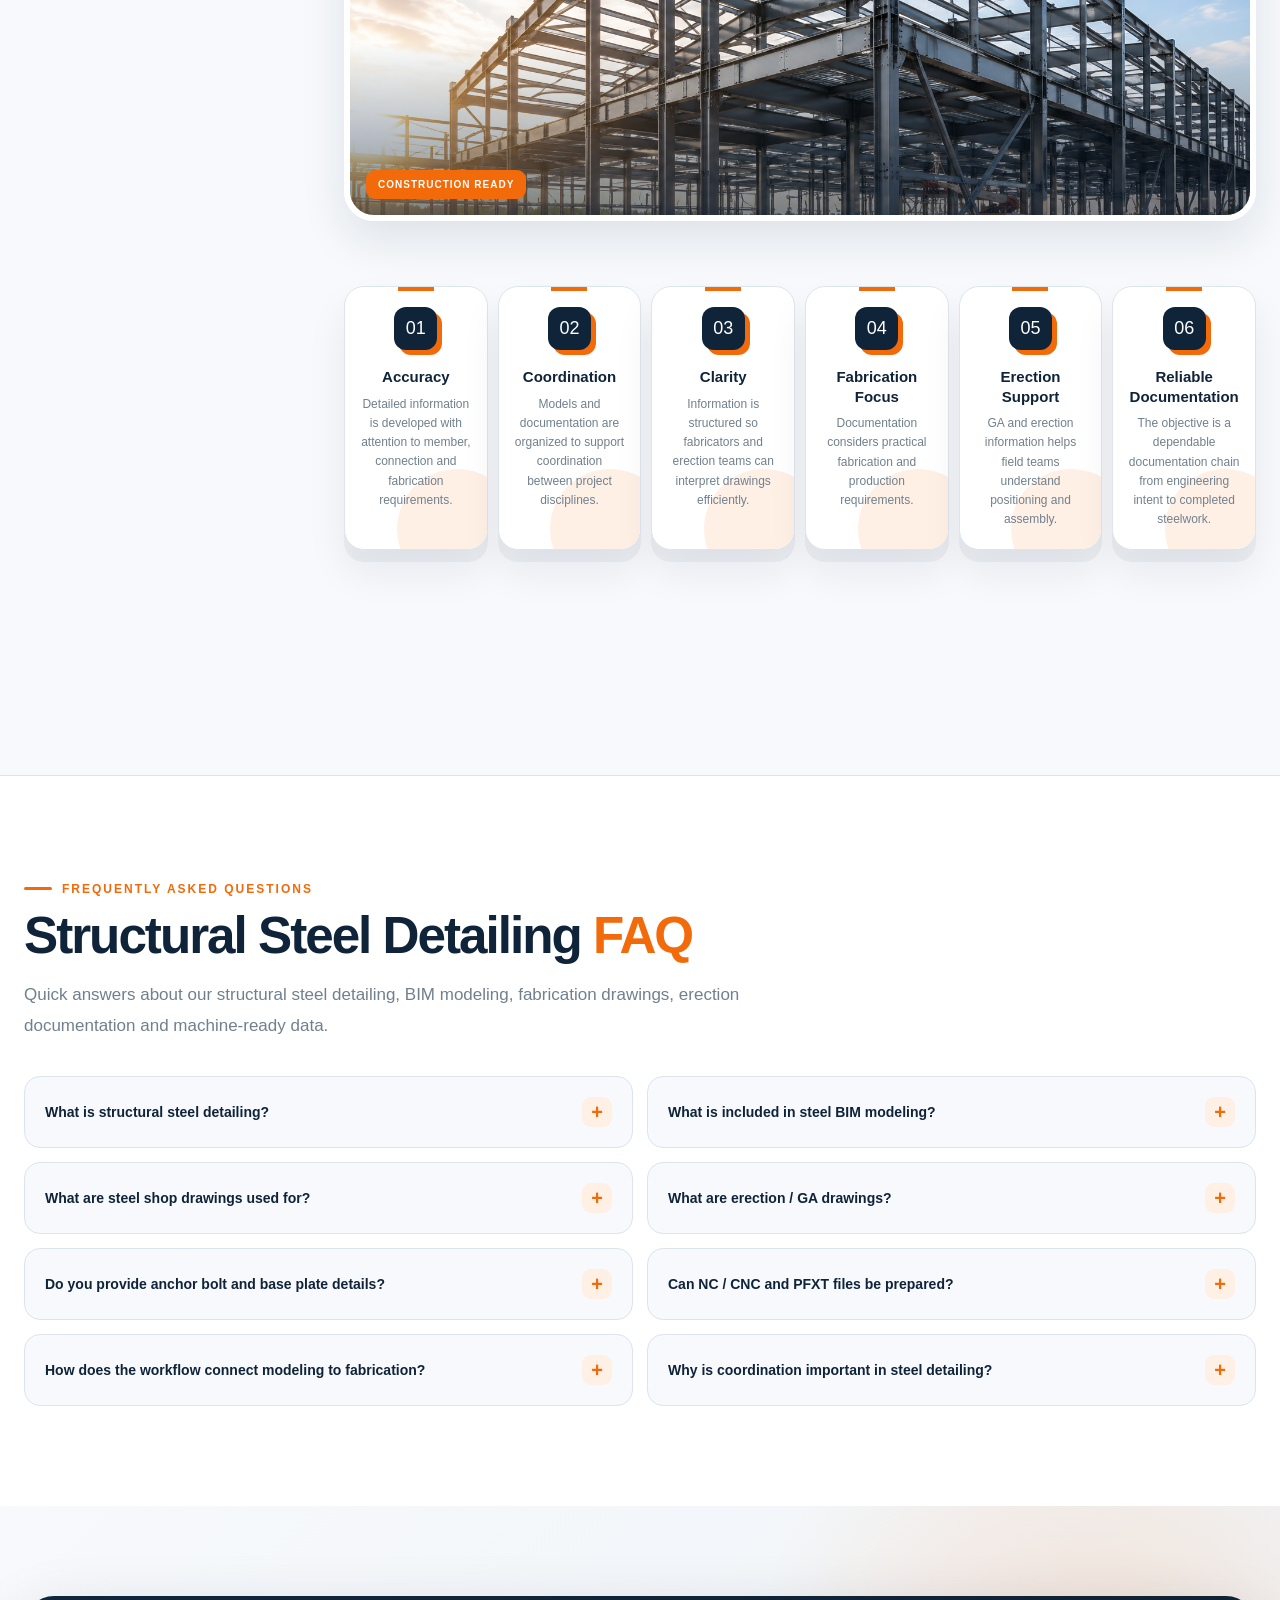
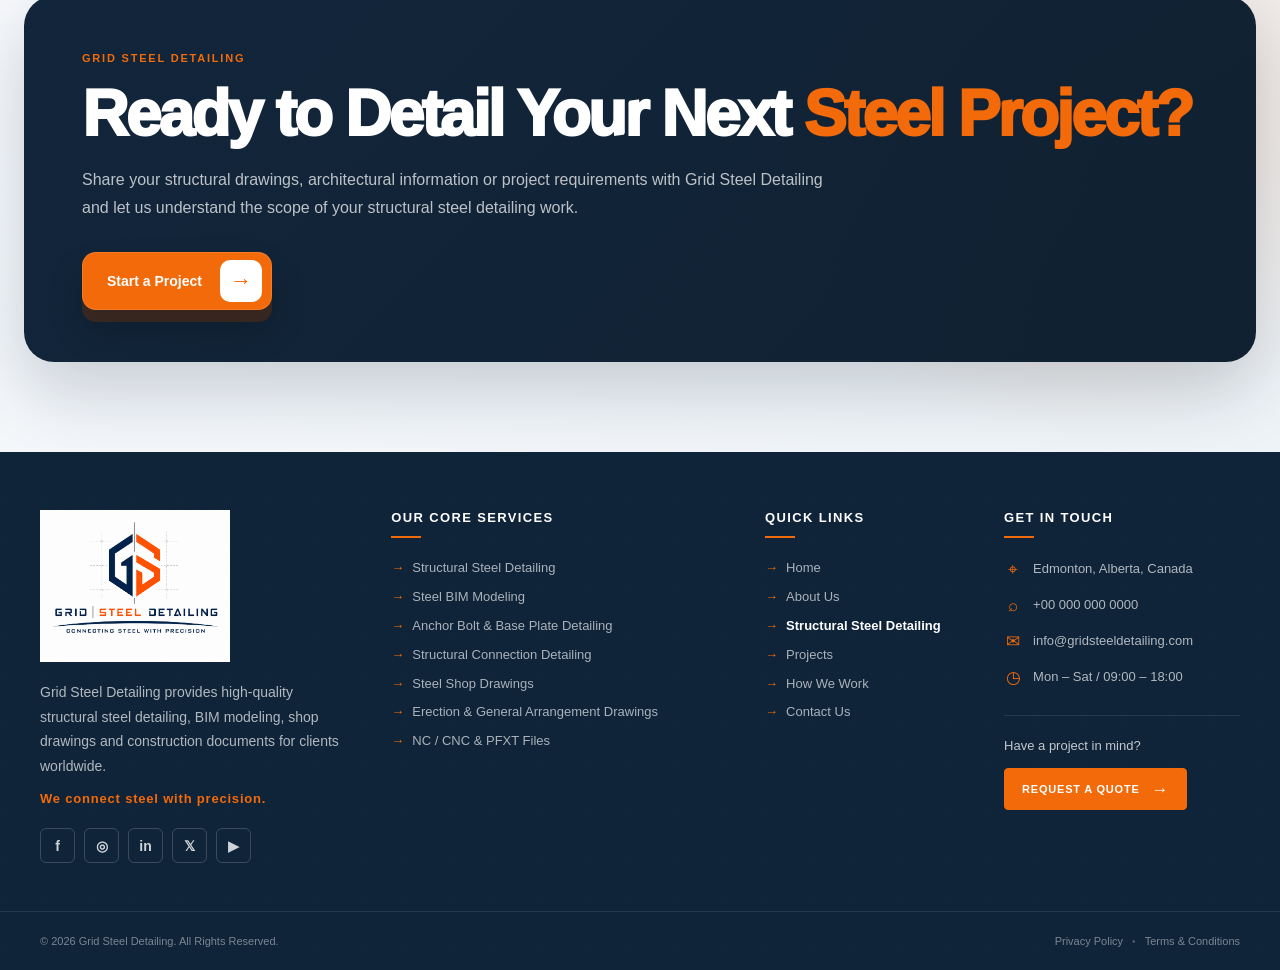
<file: structural-steel-detailing.html>
<!DOCTYPE html>
<html lang="en">

<head>
    <meta charset="UTF-8">
    <meta name="viewport" content="width=device-width, initial-scale=1.0">

    <title>Structural Steel Detailing | Grid Steel Detailing</title>

    <meta
        name="description"
        content="Grid Steel Detailing provides precision-driven structural steel detailing, BIM modeling, shop drawings, erection drawings and fabrication documentation."
    >

    <link rel="stylesheet" href="css/style.css">
    <link rel="stylesheet" href="css/structural-steel-detailing.css">
    <link rel="icon" type="image/png" href="assets/images/favicon.png">

</head>

<body id="top">

    <div id="navbar-component"></div>


<!-- =======================================================
     STRUCTURAL STEEL DETAILING HERO
     UNIQUE CLASSES — NO CONFLICT WITH style.css
======================================================== -->

<section class="ssd-hero" id="ssd-hero">

    <div class="ssd-hero-bg" aria-hidden="true"></div>

    <div class="ssd-hero-grid" aria-hidden="true"></div>

    <div class="ssd-hero-inner">

        <div class="ssd-hero-copy">

            <div class="ssd-hero-kicker">
                <span class="ssd-hero-kicker-dot"></span>
                Structural Steel Detailing
            </div>

            <h1 class="ssd-hero-title">
                DETAILING STEEL.
                <span>DEFINING PRECISION.</span>
            </h1>

            <p class="ssd-hero-subtitle">
                Complete structural steel detailing and BIM documentation
                for fabrication and erection — connecting engineering intent
                with practical construction requirements.
            </p>

            <div class="ssd-hero-actions">

                <a
                    href="#structural-detailing"
                    class="ssd-hero-btn ssd-hero-btn-primary"
                >
                    <span>Explore Detailing</span>
                    <strong>→</strong>
                </a>

                <a
                    href="#workflow"
                    class="ssd-hero-btn ssd-hero-btn-secondary"
                >
                    View Our Workflow
                </a>

            </div>

        </div>


        <!-- RIGHT FLOATING BIM CARD -->

        <div class="ssd-hero-floating" aria-hidden="true">

            <div class="ssd-hero-floating-top">

                <div class="ssd-hero-floating-icon">
                    ⬡
                </div>

                <div class="ssd-hero-floating-number">
                    BIM
                </div>

            </div>

            <p>
                From structural model development to fabrication-ready
                documentation and erection information.
            </p>

        </div>

    </div>

</section>


<!-- =======================================================
     CATEGORIES
======================================================== -->

<section
    class="categories"
    id="categories"
    aria-labelledby="categories-title"
>

    <div class="container">

        <div class="category-head">

            <div>

                <div
                    class="section-label"
                    id="categories-title"
                >
                    Explore Services
                </div>

            </div>

        </div>


        <div class="category-grid">


            <!-- =================================================
                 01 STRUCTURAL STEEL DETAILING
                 ADDED — EVERYTHING ELSE UNCHANGED
            ================================================== -->

            <button
                class="category-card category-card--structural"
                type="button"
                data-article="structural-detailing"
                aria-label="Read article about Structural Steel Detailing"
            >

                <div class="category-image">

                    <img
                        src="assets/images/structural-steel-detailing-home.png"
                        alt="Structural Steel Detailing"
                        loading="lazy"
                    >

                    <span
                        class="category-image-icon"
                        aria-hidden="true"
                    >
                        ⛓️
                    </span>

                </div>

                <div class="category-copy">

                    <div class="category-number">
                        01 / DETAILING
                    </div>

                    <h3>
                        Structural Steel Detailing
                    </h3>

                    <p>
                        Precision-driven detailing for fabrication and erection.
                    </p>

                    <span class="category-open">
                        Read Article <b>↗</b>
                    </span>

                </div>

            </button>


            <!-- =================================================
                 02 BIM MODELING
            ================================================== -->

            <button
                class="category-card category-card--model"
                type="button"
                data-article="bim-modeling"
                aria-label="Read article about Steel BIM Modeling"
            >

                <div class="category-image">

                    <img
                        src="assets/images/bim-modeling-home.png"
                        alt="Steel BIM Modeling"
                        loading="lazy"
                    >

                    <span
                        class="category-image-icon"
                        aria-hidden="true"
                    >
                        🏗️
                    </span>

                </div>

                <div class="category-copy">

                    <div class="category-number">
                        01 / MODEL
                    </div>

                    <h3>
                        Steel BIM Modeling
                    </h3>

                    <p>
                        Coordinated 3D steel model development.
                    </p>

                    <span class="category-open">
                        Read Article <b>↗</b>
                    </span>

                </div>

            </button>


            <!-- =================================================
                 03 ANCHOR BASE
            ================================================== -->

            <button
                class="category-card category-card--foundation"
                type="button"
                data-article="anchor-base"
                aria-label="Read article about Anchor Bolt and Base Plate Details"
            >

                <div class="category-image">

                    <img
                        src="assets/images/Anchor Bolt & Base Plate Details.png"
                        alt="Anchor Bolt and Base Plate Details"
                        loading="lazy"
                    >

                    <span
                        class="category-image-icon"
                        aria-hidden="true"
                    >
                        ⚙️
                    </span>

                </div>

                <div class="category-copy">

                    <div class="category-number">
                        02 / FOUNDATION
                    </div>

                    <h3>
                        Anchor Bolt &amp; Base Plate Details
                    </h3>

                    <p>
                        Precise foundation-to-steel interfaces.
                    </p>

                    <span class="category-open">
                        Read Article <b>↗</b>
                    </span>

                </div>

            </button>


            <!-- =================================================
                 04 CONNECTION DETAILING
            ================================================== -->

            <button
                class="category-card category-card--connection"
                type="button"
                data-article="connection-detailing"
                aria-label="Read article about Connection Detailing"
            >

                <div class="category-image">

                    <img
                        src="assets/images/connection-detailing-home.jpeg"
                        alt="Steel Connection Detailing"
                        loading="lazy"
                    >

                    <span
                        class="category-image-icon"
                        aria-hidden="true"
                    >
                        🔩
                    </span>

                </div>

                <div class="category-copy">

                    <div class="category-number">
                        03 / CONNECTIONS
                    </div>

                    <h3>
                        Connection Detailing
                    </h3>

                    <p>
                        Fabrication-ready connection information.
                    </p>

                    <span class="category-open">
                        Read Article <b>↗</b>
                    </span>

                </div>

            </button>


            <!-- =================================================
                 05 SHOP DRAWINGS
            ================================================== -->

            <button
                class="category-card category-card--shop"
                type="button"
                data-article="shop-drawings"
                aria-label="Read article about Steel Shop Drawings"
            >

                <div class="category-image">

                    <img
                        src="assets/images/Steel Shop Drawings.png"
                        alt="Steel Shop Drawings"
                        loading="lazy"
                    >

                    <span
                        class="category-image-icon"
                        aria-hidden="true"
                    >
                        📐
                    </span>

                </div>

                <div class="category-copy">

                    <div class="category-number">
                        04 / FABRICATION
                    </div>

                    <h3>
                        Steel Shop Drawings
                    </h3>

                    <p>
                        Clear member and assembly documentation.
                    </p>

                    <span class="category-open">
                        Read Article <b>↗</b>
                    </span>

                </div>

            </button>


            <!-- =================================================
                 06 GA DRAWINGS
            ================================================== -->

            <button
                class="category-card category-card--ga"
                type="button"
                data-article="ga-drawings"
                aria-label="Read article about Erection and General Arrangement Drawings"
            >

                <div class="category-image">

                    <img
                        src="assets/images/Erection  General Arrangement.png"
                        alt="Erection and General Arrangement Drawings"
                        loading="lazy"
                    >

                    <span
                        class="category-image-icon"
                        aria-hidden="true"
                    >
                        🏢
                    </span>

                </div>

                <div class="category-copy">

                    <div class="category-number">
                        05 / ERECTION
                    </div>

                    <h3>
                        Erection / GA Drawings
                    </h3>

                    <p>
                        Field-ready plans, elevations and sections.
                    </p>

                    <span class="category-open">
                        Read Article <b>↗</b>
                    </span>

                </div>

            </button>


            <!-- =================================================
                 07 NC CNC
            ================================================== -->

            <button
                class="category-card category-card--nc"
                type="button"
                data-article="nc-cnc"
                aria-label="Read article about NC CNC and PFXT Files"
            >

                <div class="category-image">

                    <img
                        src="assets/images/NC  CNC & PFXT Files.png"
                        alt="NC CNC and PFXT Fabrication Files"
                        loading="lazy"
                    >

                    <span
                        class="category-image-icon"
                        aria-hidden="true"
                    >
                        🧰
                    </span>

                </div>

                <div class="category-copy">

                    <div class="category-number">
                        06 / MACHINE DATA
                    </div>

                    <h3>
                        NC / CNC &amp; PFXT Files
                    </h3>

                    <p>
                        Machine-readable fabrication information.
                    </p>

                    <span class="category-open">
                        Read Article <b>↗</b>
                    </span>

                </div>

            </button>

        </div>

    </div>

</section>


<!-- =======================================================
     ARTICLE MODAL
======================================================== -->

<div
    class="article-modal"
    id="articleModal"
    aria-hidden="true"
>

    <div
        class="article-modal-backdrop"
        data-close-article
    ></div>


    <div
        class="article-modal-dialog"
        role="dialog"
        aria-modal="true"
        aria-labelledby="articleModalTitle"
        tabindex="-1"
    >

        <div class="article-modal-top">

            <div>

                <span class="article-modal-kicker">
                    Topic Article
                </span>

                <h2 id="articleModalTitle">
                    Detailing Article
                </h2>

            </div>


            <button
                class="article-close"
                type="button"
                data-close-article
                aria-label="Close article"
            >
                ×
            </button>

        </div>


        <div
            class="article-modal-body"
            id="articleModalBody"
        ></div>


        <div class="article-modal-bottom">

            <span></span>

            <button
                type="button"
                class="article-read-below"
                id="readBelow"
            ></button>

        </div>

    </div>

</div>


<!-- =======================================================
     EXPLORE + CONTENT
======================================================== -->

<section class="section">

    <div class="container">

        <div class="explore-layout">


            <!-- =================================================
                 LEFT EXPLORE TOPICS
            ================================================== -->

            <aside
                class="explore-sidebar"
                aria-label="Explore structural steel detailing topics"
            >

                <div class="explore-heading">

                    <div
                        class="explore-heading-icon"
                        aria-hidden="true"
                    >
                        🏗️
                    </div>

                    <div>
                        Explore Topics
                        <span>
                            Structural steel detailing
                        </span>
                    </div>

                </div>


                <nav
                    class="topic-list"
                    aria-label="Structural steel detailing topics"
                >

                    <button
                        class="topic-link active"
                        type="button"
                        data-target="structural-detailing"
                        aria-current="true"
                    >
                        Structural Detailing
                    </button>

                    <button
                        class="topic-link"
                        type="button"
                        data-target="bim-modeling"
                    >
                        Steel BIM Modeling
                    </button>

                    <button
                        class="topic-link"
                        type="button"
                        data-target="anchor-base"
                    >
                        Anchor &amp; Base Plate
                    </button>

                    <button
                        class="topic-link"
                        type="button"
                        data-target="connection-detailing"
                    >
                        Connection Detailing
                    </button>

                    <button
                        class="topic-link"
                        type="button"
                        data-target="shop-drawings"
                    >
                        Shop Drawings
                    </button>

                    <button
                        class="topic-link"
                        type="button"
                        data-target="ga-drawings"
                    >
                        Erection / GA Drawings
                    </button>

                    <button
                        class="topic-link"
                        type="button"
                        data-target="nc-cnc"
                    >
                        NC / CNC &amp; PFXT
                    </button>

                    <button
                        class="topic-link"
                        type="button"
                        data-target="workflow"
                    >
                        From Model to Fabrication
                    </button>

                    <button
                        class="topic-link"
                        type="button"
                        data-target="accuracy"
                    >
                        Built for Accuracy
                    </button>

                    <button
                        class="topic-link topic-link--faq"
                        type="button"
                        data-target="faq"
                    >
                        FAQ
                    </button>

                </nav>


                <div class="explore-progress">

                    <div class="progress-label">

                        <span>
                            Page Progress
                        </span>

                        <span id="progressPercent">
                            0%
                        </span>

                    </div>

                    <div class="progress-track">

                        <div
                            class="progress-bar"
                            id="progressBar"
                        ></div>

                    </div>

                </div>

            </aside>


            <!-- =================================================
                 RIGHT CONTENT
            ================================================== -->

            <main class="content-area">


                <!-- =================================================
                     01 STRUCTURAL DETAILING
                ================================================== -->

                <section
                    class="topic-section reveal"
                    id="structural-detailing"
                    data-topic="structural-detailing"
                >

                    <div class="topic-header">

                        <div>

                            <div class="topic-number">
                                01
                            </div>

                            <h2 class="topic-title">
                                Structural Steel
                                <span class="orange">
                                    Detailing
                                </span>
                            </h2>

                            <p class="topic-description">
                                At <strong>Grid Steel Detailing</strong>,
                                we transform structural designs and
                                engineering intent into accurate,
                                fabrication-ready steel detailing
                                documentation. Our detailing process
                                combines engineering understanding,
                                BIM coordination, and fabrication
                                requirements to deliver clear and
                                precise drawings for steel contractors,
                                fabricators, engineers, and construction
                                teams.
                            </p>

                            <p class="topic-description">
                                From individual steel members and
                                connections to complete structural
                                framing systems, we develop detailed
                                documentation that supports fabrication,
                                material procurement, and efficient
                                field erection.
                            </p>

                        </div>


                        <div class="topic-visual">

                            <img
                                src="assets/images/steel-detailing-services.png"
                                alt="Structural steel construction"
                                loading="lazy"
                            >

                            <div class="topic-visual-badge">
                                Precision Detailing
                            </div>

                        </div>

                    </div>


                    <div class="info-grid">

                        <div class="info-card">
                            <div class="info-icon">▦</div>
                            <h4>Accurate Member Sizes</h4>
                            <p>
                                Beams, columns, braces and structural
                                profiles are documented with accurate
                                sizes and identification.
                            </p>
                        </div>

                        <div class="info-card">
                            <div class="info-icon">◇</div>
                            <h4>Material Specifications</h4>
                            <p>
                                Material specifications, grades and
                                relevant fabrication information are
                                clearly communicated.
                            </p>
                        </div>

                        <div class="info-card">
                            <div class="info-icon">#</div>
                            <h4>Member Marks</h4>
                            <p>
                                Piece marks and assembly identification
                                help maintain consistency from model
                                to fabrication.
                            </p>
                        </div>

                        <div class="info-card">
                            <div class="info-icon">↔</div>
                            <h4>Dimensions &amp; Levels</h4>
                            <p>
                                Dimensions, levels, locations and
                                references are arranged for easy
                                interpretation.
                            </p>
                        </div>

                        <div class="info-card">
                            <div class="info-icon">⊕</div>
                            <h4>Bolt &amp; Weld Information</h4>
                            <p>
                                Connection information, bolts, welds
                                and fabrication requirements are clearly
                                represented.
                            </p>
                        </div>

                        <div class="info-card">
                            <div class="info-icon">✓</div>
                            <h4>Construction Coordination</h4>
                            <p>
                                Documentation is coordinated with
                                structural and architectural requirements
                                wherever applicable.
                            </p>
                        </div>

                    </div>


                    <div class="detail-panel">

                        <div class="detail-panel-heading">

                            <div>

                                <div class="mini-label">
                                    Detailing Focus
                                </div>

                                <h3>
                                    Every detail should be clear,
                                    coordinated and ready.
                                </h3>

                            </div>

                        </div>


                        <div class="detail-panel-grid">

                            <div class="detail-point">
                                <span>01</span>
                                Clear fabrication references
                            </div>

                            <div class="detail-point">
                                <span>02</span>
                                Practical erection information
                            </div>

                            <div class="detail-point">
                                <span>03</span>
                                Coordinated structural documentation
                            </div>

                            <div class="detail-point">
                                <span>04</span>
                                Reliable member and assembly identification
                            </div>

                        </div>

                    </div>

                </section>


                <!-- =================================================
                     02 BIM MODELING
                ================================================== -->

                <section
                    class="topic-section reveal"
                    id="bim-modeling"
                    data-topic="bim-modeling"
                >

                    <div class="topic-header">

                        <div>

                            <div class="topic-number">
                                02
                            </div>

                            <h2 class="topic-title">
                                Steel
                                <span class="orange">
                                    BIM Modeling
                                </span>
                            </h2>

                            <p class="topic-description">
                                We create detailed 3D BIM models that
                                provide a coordinated digital
                                representation of the complete steel
                                structure.
                            </p>

                            <p class="topic-description">
                                Our BIM modeling process helps identify
                                clashes, verify member positioning,
                                coordinate connections, and improve
                                communication between design,
                                fabrication, and construction teams.
                            </p>

                        </div>


                        <div class="topic-visual">

                            <img
                                src="assets/images/steel-bim-services.png"
                                alt="BIM and engineering work"
                                loading="lazy"
                            >

                            <div class="topic-visual-badge">
                                3D Coordination
                            </div>

                        </div>

                    </div>


                    <div class="info-grid">

                        <div class="info-card">
                            <div class="info-icon">3D</div>
                            <h4>Structural Framing</h4>
                            <p>
                                Complete structural framing is developed
                                into a coordinated three-dimensional
                                steel model.
                            </p>
                        </div>

                        <div class="info-card">
                            <div class="info-icon">▤</div>
                            <h4>Primary &amp; Secondary Steel</h4>
                            <p>
                                Beams, columns, braces and secondary
                                steel are modeled with relevant member
                                information.
                            </p>
                        </div>

                        <div class="info-card">
                            <div class="info-icon">⊗</div>
                            <h4>Connections &amp; Assemblies</h4>
                            <p>
                                Connections and assemblies are developed
                                as part of the coordinated structural
                                model.
                            </p>
                        </div>

                        <div class="info-card">
                            <div class="info-icon">↗</div>
                            <h4>Miscellaneous Steel</h4>
                            <p>
                                Stairs, platforms, ladders and
                                miscellaneous steel can be incorporated
                                into the model.
                            </p>
                        </div>

                        <div class="info-card">
                            <div class="info-icon">⌘</div>
                            <h4>Model Coordination</h4>
                            <p>
                                Model-based coordination helps improve
                                communication between design and
                                construction teams.
                            </p>
                        </div>

                        <div class="info-card">
                            <div class="info-icon">!</div>
                            <h4>Clash Identification</h4>
                            <p>
                                Potential clashes and positioning issues
                                can be identified before fabrication
                                and erection.
                            </p>
                        </div>

                    </div>

                </section>


                <!-- =================================================
                     03 ANCHOR BASE
                ================================================== -->

                <section
                    class="topic-section reveal"
                    id="anchor-base"
                    data-topic="anchor-base"
                >

                    <div class="topic-header">

                        <div>

                            <div class="topic-number">
                                03
                            </div>

                            <h2 class="topic-title">
                                Anchor Bolt &amp;
                                <span class="orange">
                                    Base Plate Details
                                </span>
                            </h2>

                            <p class="topic-description">
                                Accurate foundation-to-steel connections
                                are critical for proper structural
                                installation. We prepare detailed
                                anchor bolt and base plate documentation
                                to clearly communicate the location,
                                dimensions, orientation and connection
                                requirements between the foundation
                                and structural steel.
                            </p>

                        </div>


                        <div class="topic-visual">

                            <img
                                src="assets/images/anchor-bolt-base-plate.png"
                                alt="Steel foundation construction"
                                loading="lazy"
                            >

                            <div class="topic-visual-badge">
                                Foundation Interface
                            </div>

                        </div>

                    </div>


                    <div class="info-grid">

                        <div class="info-card">
                            <div class="info-icon">▣</div>
                            <h4>Base Plate Dimensions</h4>
                            <p>
                                Plate dimensions, thickness and relevant
                                material information are clearly detailed.
                            </p>
                        </div>

                        <div class="info-card">
                            <div class="info-icon">⊙</div>
                            <h4>Anchor Bolt Locations</h4>
                            <p>
                                Bolt locations and patterns are
                                communicated for accurate foundation
                                interface coordination.
                            </p>
                        </div>

                        <div class="info-card">
                            <div class="info-icon">Ø</div>
                            <h4>Bolt Diameter &amp; Grade</h4>
                            <p>
                                Required bolt sizes, grades and associated
                                information are presented clearly.
                            </p>
                        </div>

                        <div class="info-card">
                            <div class="info-icon">⌗</div>
                            <h4>Hole Sizes &amp; Patterns</h4>
                            <p>
                                Hole dimensions and patterns are
                                incorporated into the connection
                                documentation.
                            </p>
                        </div>

                        <div class="info-card">
                            <div class="info-icon">↑</div>
                            <h4>Column Orientation</h4>
                            <p>
                                Column orientation, offsets and positioning
                                references help support correct erection.
                            </p>
                        </div>

                        <div class="info-card">
                            <div class="info-icon">△</div>
                            <h4>Foundation Interface</h4>
                            <p>
                                Elevations, offsets and applicable grouting
                                requirements are documented for
                                coordination.
                            </p>
                        </div>

                    </div>

                </section>


                <!-- =================================================
                     04 CONNECTION DETAILING
                ================================================== -->

                <section
                    class="topic-section reveal"
                    id="connection-detailing"
                    data-topic="connection-detailing"
                >

                    <div class="topic-header">

                        <div>

                            <div class="topic-number">
                                04
                            </div>

                            <h2 class="topic-title">
                                Connection
                                <span class="orange">
                                    Detailing
                                </span>
                            </h2>

                            <p class="topic-description">
                                Connections are one of the most important
                                parts of structural steel detailing. We
                                develop clear and practical connection
                                details based on the provided engineering
                                design and project requirements.
                            </p>

                            <p class="topic-description">
                                Our connection detailing communicates
                                how individual steel members are assembled
                                and connected at fabrication and erection
                                stages.
                            </p>

                        </div>


                        <div class="topic-visual">

                            <img
                                src="assets/images/steel-connection-detailing-services.png"
                                alt="Steel connection structure"
                                loading="lazy"
                            >

                            <div class="topic-visual-badge">
                                Connection Precision
                            </div>

                        </div>

                    </div>


                    <div class="info-grid">

                        <div class="info-card">
                            <div class="info-icon">B</div>
                            <h4>Bolted Connections</h4>
                            <p>
                                Bolts, plates, dimensions and relevant
                                references are clearly represented for
                                fabrication and assembly.
                            </p>
                        </div>

                        <div class="info-card">
                            <div class="info-icon">W</div>
                            <h4>Welded Connections</h4>
                            <p>
                                Welding requirements and applicable
                                connection information are presented
                                in fabrication-ready documentation.
                            </p>
                        </div>

                        <div class="info-card">
                            <div class="info-icon">↕</div>
                            <h4>Beam-to-Column</h4>
                            <p>
                                Beam-to-column connection details
                                communicate member interfaces and
                                required fabrication information.
                            </p>
                        </div>

                        <div class="info-card">
                            <div class="info-icon">↔</div>
                            <h4>Beam-to-Beam</h4>
                            <p>
                                Practical connection documentation
                                supports accurate fabrication and field
                                assembly.
                            </p>
                        </div>

                        <div class="info-card">
                            <div class="info-icon">◇</div>
                            <h4>Gusset &amp; Bracing</h4>
                            <p>
                                Bracing connections, gusset plates and
                                related components are documented with
                                required references.
                            </p>
                        </div>

                        <div class="info-card">
                            <div class="info-icon">+</div>
                            <h4>Stiffeners &amp; Plates</h4>
                            <p>
                                Stiffeners, splice plates, end plates
                                and connection plates are developed
                                with dimensional information.
                            </p>
                        </div>

                    </div>


                    <div class="detail-panel">

                        <div class="detail-panel-heading">

                            <div>

                                <div class="mini-label">
                                    Connection Information
                                </div>

                                <h3>
                                    Designed to communicate the complete
                                    connection.
                                </h3>

                            </div>

                        </div>


                        <div class="detail-panel-grid">

                            <div class="detail-point">
                                <span>✓</span>
                                Dimensions and materials
                            </div>

                            <div class="detail-point">
                                <span>✓</span>
                                Bolt specifications
                            </div>

                            <div class="detail-point">
                                <span>✓</span>
                                Weld information
                            </div>

                            <div class="detail-point">
                                <span>✓</span>
                                Fabrication and installation references
                            </div>

                        </div>

                    </div>

                </section>


                <!-- =================================================
                     05 SHOP DRAWINGS
                ================================================== -->

                <section
                    class="topic-section reveal"
                    id="shop-drawings"
                    data-topic="shop-drawings"
                >

                    <div class="topic-header">

                        <div>

                            <div class="topic-number">
                                05
                            </div>

                            <h2 class="topic-title">
                                Steel
                                <span class="orange">
                                    Shop Drawings
                                </span>
                            </h2>

                            <p class="topic-description">
                                Our steel shop drawings convert approved
                                structural information into clear
                                fabrication documentation. Shop drawings
                                provide fabricators with the information
                                required to manufacture individual
                                members and assemblies accurately.
                            </p>

                        </div>


                        <div class="topic-visual">

                            <img
                                src="assets/images/steel-shop-drawing-services.png"
                                alt="Engineering drawings and fabrication"
                                loading="lazy"
                            >

                            <div class="topic-visual-badge">
                                Fabrication Documentation
                            </div>

                        </div>

                    </div>


                    <div class="info-grid">

                        <div class="info-card">
                            <div class="info-icon">P</div>
                            <h4>Part Drawings</h4>
                            <p>
                                Individual steel members and parts are
                                documented with the information required
                                for fabrication.
                            </p>
                        </div>

                        <div class="info-card">
                            <div class="info-icon">A</div>
                            <h4>Assembly Drawings</h4>
                            <p>
                                Assemblies are presented with clear
                                member relationships, references and
                                identification.
                            </p>
                        </div>

                        <div class="info-card">
                            <div class="info-icon">#</div>
                            <h4>Piece Marks</h4>
                            <p>
                                Piece marks provide consistent
                                identification between drawings, model
                                and fabrication.
                            </p>
                        </div>

                        <div class="info-card">
                            <div class="info-icon">▤</div>
                            <h4>Material Information</h4>
                            <p>
                                Plate, profile and material specifications
                                are organized for clear fabrication
                                interpretation.
                            </p>
                        </div>

                        <div class="info-card">
                            <div class="info-icon">Ø</div>
                            <h4>Bolt &amp; Hole Details</h4>
                            <p>
                                Bolt locations, hole sizes and related
                                connection information are included
                                where applicable.
                            </p>
                        </div>

                        <div class="info-card">
                            <div class="info-icon">W</div>
                            <h4>Weld Symbols</h4>
                            <p>
                                Weld information is represented clearly
                                to support fabrication and assembly
                                requirements.
                            </p>
                        </div>

                    </div>

                </section>


                <!-- =================================================
                     06 GA DRAWINGS
                ================================================== -->

                <section
                    class="topic-section reveal"
                    id="ga-drawings"
                    data-topic="ga-drawings"
                >

                    <div class="topic-header">

                        <div>

                            <div class="topic-number">
                                06
                            </div>

                            <h2 class="topic-title">
                                Erection /
                                <span class="orange">
                                    General Arrangement
                                </span>
                            </h2>

                            <p class="topic-description">
                                Erection and General Arrangement drawings
                                provide the field team with a clear
                                understanding of how fabricated steel
                                components are positioned and assembled
                                on site.
                            </p>

                            <p class="topic-description">
                                Our GA drawings communicate the overall
                                structural arrangement through plans,
                                elevations, sections and detailed
                                references.
                            </p>

                        </div>


                        <div class="topic-visual">

                            <img
                                src="assets/images/steel-erection-general-arrangement-services.png"
                                alt="Steel erection construction"
                                loading="lazy"
                            >

                            <div class="topic-visual-badge">
                                Erection Documentation
                            </div>

                        </div>

                    </div>


                    <div class="info-grid">

                        <div class="info-card">
                            <div class="info-icon">⌂</div>
                            <h4>Floor Plans</h4>
                            <p>
                                Floor plans communicate member positioning
                                and structural arrangement across project
                                levels.
                            </p>
                        </div>

                        <div class="info-card">
                            <div class="info-icon">△</div>
                            <h4>Roof Plans</h4>
                            <p>
                                Roof framing and relevant structural
                                references are presented clearly for
                                erection coordination.
                            </p>
                        </div>

                        <div class="info-card">
                            <div class="info-icon">↕</div>
                            <h4>Elevations</h4>
                            <p>
                                Elevations provide clear vertical
                                positioning and member arrangement
                                references.
                            </p>
                        </div>

                        <div class="info-card">
                            <div class="info-icon">▥</div>
                            <h4>Sections</h4>
                            <p>
                                Sections provide additional information
                                where plans and elevations require
                                further clarification.
                            </p>
                        </div>

                        <div class="info-card">
                            <div class="info-icon">#</div>
                            <h4>Grid Lines &amp; Levels</h4>
                            <p>
                                Grid lines, levels, dimensions and member
                                marks support accurate field positioning.
                            </p>
                        </div>

                        <div class="info-card">
                            <div class="info-icon">↗</div>
                            <h4>Erection References</h4>
                            <p>
                                Connection references and assembly
                                identification help field teams
                                understand where components belong.
                            </p>
                        </div>

                    </div>

                </section>


                <!-- =================================================
                     07 NC CNC
                ================================================== -->

                <section
                    class="topic-section reveal"
                    id="nc-cnc"
                    data-topic="nc-cnc"
                >

                    <div class="topic-header">

                        <div>

                            <div class="topic-number">
                                07
                            </div>

                            <h2 class="topic-title">
                                NC / CNC &amp;
                                <span class="orange">
                                    PFXT Files
                                </span>
                            </h2>

                            <p class="topic-description">
                                To support fabrication workflows, we can
                                prepare machine-readable fabrication files
                                generated from coordinated steel detailing
                                data.
                            </p>

                            <p class="topic-description">
                                These files help transfer accurate member
                                and plate information from the detailing
                                environment to fabrication machinery and
                                production systems.
                            </p>

                        </div>


                        <div class="topic-visual">

                            <img
                                src="assets/images/nc-cnc-pfxt-file-services.png"
                                alt="Industrial fabrication machinery"
                                loading="lazy"
                            >

                            <div class="topic-visual-badge">
                                Fabrication Data
                            </div>

                        </div>

                    </div>


                    <div class="info-grid">

                        <div class="info-card">
                            <div class="info-icon">NC</div>
                            <h4>NC Files</h4>
                            <p>
                                Machine-readable NC information can
                                support automated fabrication workflows.
                            </p>
                        </div>

                        <div class="info-card">
                            <div class="info-icon">C</div>
                            <h4>CNC Machine Data</h4>
                            <p>
                                CNC-oriented information helps transfer
                                coordinated model data toward production
                                systems.
                            </p>
                        </div>

                        <div class="info-card">
                            <div class="info-icon">P</div>
                            <h4>PFXT Files</h4>
                            <p>
                                PFXT fabrication information can be
                                prepared as required by the project
                                workflow.
                            </p>
                        </div>

                        <div class="info-card">
                            <div class="info-icon">▣</div>
                            <h4>Plate Information</h4>
                            <p>
                                Plate information supports accurate
                                cutting and production requirements.
                            </p>
                        </div>

                        <div class="info-card">
                            <div class="info-icon">Ø</div>
                            <h4>Hole &amp; Drilling Data</h4>
                            <p>
                                Hole locations and drilling information
                                can be transferred into fabrication
                                workflows.
                            </p>
                        </div>

                        <div class="info-card">
                            <div class="info-icon">→</div>
                            <h4>Machine References</h4>
                            <p>
                                Machine-readable fabrication references
                                help maintain consistency between model
                                and production.
                            </p>
                        </div>

                    </div>


                    <div class="detail-panel">

                        <div class="detail-panel-heading">

                            <div>

                                <div class="mini-label">
                                    Model → Data → Fabrication
                                </div>

                                <h3>
                                    Connecting detailing information
                                    with fabrication requirements.
                                </h3>

                            </div>

                        </div>


                        <div class="detail-panel-grid">

                            <div class="detail-point">
                                <span>01</span>
                                Coordinated member information
                            </div>

                            <div class="detail-point">
                                <span>02</span>
                                Plate and profile data
                            </div>

                            <div class="detail-point">
                                <span>03</span>
                                Cutting and hole information
                            </div>

                            <div class="detail-point">
                                <span>04</span>
                                Consistent fabrication references
                            </div>

                        </div>

                    </div>

                </section>


                <!-- =================================================
                     08 WORKFLOW
                ================================================== -->

                <section
                    class="topic-section reveal"
                    id="workflow"
                    data-topic="workflow"
                >

                    <div class="topic-header">

                        <div>

                            <div class="topic-number">
                                08
                            </div>

                            <h2 class="topic-title">
                                From Model
                                <span class="orange">
                                    to Fabrication
                                </span>
                            </h2>

                            <p class="topic-description">
                                Our workflow connects every stage of
                                structural steel documentation. Each
                                stage builds on the previous one, helping
                                maintain continuity between engineering,
                                modeling, fabrication and erection.
                            </p>

                        </div>


                        <div class="topic-visual">

                            <img
                                src="assets/images/model-to-fabrication-services.png"
                                alt="Steel construction workflow"
                                loading="lazy"
                            >

                            <div class="topic-visual-badge">
                                Connected Workflow
                            </div>

                        </div>

                    </div>


                    <div class="process-wrap">

                        <div class="process-card">

                            <div class="process-no">
                                <strong>01</strong>
                                <span>01</span>
                            </div>

                            <h3>
                                Design Understanding
                            </h3>

                            <p>
                                We review available structural drawings,
                                specifications, architectural information
                                and project requirements.
                            </p>

                        </div>


                        <div class="process-card">

                            <div class="process-no">
                                <strong>02</strong>
                                <span>02</span>
                            </div>

                            <h3>
                                3D Steel Modeling
                            </h3>

                            <p>
                                Structural members, assemblies and
                                connections are developed into a
                                coordinated BIM model.
                            </p>

                        </div>


                        <div class="process-card">

                            <div class="process-no">
                                <strong>03</strong>
                                <span>03</span>
                            </div>

                            <h3>
                                Connection &amp; Detail Development
                            </h3>

                            <p>
                                Connections, base plates, anchor bolts
                                and other critical details are developed
                                and coordinated.
                            </p>

                        </div>


                        <div class="process-card">

                            <div class="process-no">
                                <strong>04</strong>
                                <span>04</span>
                            </div>

                            <h3>
                                Shop Drawing Production
                            </h3>

                            <p>
                                Detailed fabrication and assembly
                                drawings are generated from the
                                coordinated model.
                            </p>

                        </div>


                        <div class="process-card">

                            <div class="process-no">
                                <strong>05</strong>
                                <span>05</span>
                            </div>

                            <h3>
                                Erection Documentation
                            </h3>

                            <p>
                                GA and erection drawings provide clear
                                information for installation of fabricated
                                steel on site.
                            </p>

                        </div>


                        <div class="process-card">

                            <div class="process-no">
                                <strong>06</strong>
                                <span>06</span>
                            </div>

                            <h3>
                                Fabrication Data
                            </h3>

                            <p>
                                Required NC/CNC and other machine-readable
                                files are prepared to support the
                                fabrication process.
                            </p>

                        </div>

                    </div>

                </section>


                <!-- =================================================
                     09 ACCURACY
                ================================================== -->

                <section
                    class="topic-section reveal"
                    id="accuracy"
                    data-topic="accuracy"
                >

                    <div class="topic-header">

                        <div>

                            <div class="topic-number">
                                09
                            </div>

                            <h2 class="topic-title">
                                Built for Accuracy.
                                <span class="orange">
                                    Coordinated for Construction.
                                </span>
                            </h2>

                            <p class="topic-description">
                                At Grid Steel Detailing, we believe good
                                steel detailing is more than producing
                                drawings. It is about creating a reliable
                                connection between
                                <strong>
                                    engineering, fabrication,
                                    and construction.
                                </strong>
                            </p>

                            <p class="topic-description">
                                Our documentation is developed with a
                                focus on accuracy, coordination, clarity
                                and practical fabrication requirements —
                                helping project teams move confidently
                                from structural design to completed
                                steelwork.
                            </p>

                        </div>


                        <div class="topic-visual">

                            <img
                                src="assets/images/accuracy-coordination-construction-services.png"
                                alt="Completed steel construction"
                                loading="lazy"
                            >

                            <div class="topic-visual-badge">
                                Construction Ready
                            </div>

                        </div>

                    </div>


                    <div class="info-grid">

                        <div class="info-card">
                            <div class="info-icon">01</div>
                            <h4>Accuracy</h4>
                            <p>
                                Detailed information is developed with
                                attention to member, connection and
                                fabrication requirements.
                            </p>
                        </div>

                        <div class="info-card">
                            <div class="info-icon">02</div>
                            <h4>Coordination</h4>
                            <p>
                                Models and documentation are organized
                                to support coordination between project
                                disciplines.
                            </p>
                        </div>

                        <div class="info-card">
                            <div class="info-icon">03</div>
                            <h4>Clarity</h4>
                            <p>
                                Information is structured so fabricators
                                and erection teams can interpret drawings
                                efficiently.
                            </p>
                        </div>

                        <div class="info-card">
                            <div class="info-icon">04</div>
                            <h4>Fabrication Focus</h4>
                            <p>
                                Documentation considers practical
                                fabrication and production requirements.
                            </p>
                        </div>

                        <div class="info-card">
                            <div class="info-icon">05</div>
                            <h4>Erection Support</h4>
                            <p>
                                GA and erection information helps field
                                teams understand positioning and assembly.
                            </p>
                        </div>

                        <div class="info-card">
                            <div class="info-icon">06</div>
                            <h4>Reliable Documentation</h4>
                            <p>
                                The objective is a dependable
                                documentation chain from engineering
                                intent to completed steelwork.
                            </p>
                        </div>

                    </div>

                </section>

            </main>

        </div>

    </div>

</section>


<!-- =======================================================
     FAQ
======================================================== -->

<section
    class="faq-section"
    id="faq"
    aria-labelledby="faq-title"
>

    <div class="container">

        <div class="faq-intro">

            <div class="section-label">
                Frequently Asked Questions
            </div>

            <h2
                class="section-title"
                id="faq-title"
            >
                Structural Steel Detailing
                <span class="orange">
                    FAQ
                </span>
            </h2>

            <p class="section-intro">
                Quick answers about our structural steel detailing,
                BIM modeling, fabrication drawings, erection
                documentation and machine-ready data.
            </p>

        </div>


        <div class="faq-grid">


            <!-- FAQ 01 -->

            <div class="faq-item">

                <button
                    class="faq-question"
                    type="button"
                    aria-expanded="false"
                >
                    <span>
                        What is structural steel detailing?
                    </span>

                    <b aria-hidden="true">
                        +
                    </b>

                </button>

                <div class="faq-answer">

                    <p>
                        Structural steel detailing converts structural
                        design intent into accurate, coordinated
                        documentation used for fabrication and erection.
                        It covers members, connections, dimensions,
                        materials, marks and related fabrication
                        information.
                    </p>

                </div>

            </div>


            <!-- FAQ 02 -->

            <div class="faq-item">

                <button
                    class="faq-question"
                    type="button"
                    aria-expanded="false"
                >
                    <span>
                        What is included in steel BIM modeling?
                    </span>

                    <b aria-hidden="true">
                        +
                    </b>

                </button>

                <div class="faq-answer">

                    <p>
                        Steel BIM modeling can include primary and
                        secondary framing, connections, assemblies,
                        miscellaneous steel and coordinated member
                        information in a three-dimensional structural
                        model.
                    </p>

                </div>

            </div>


            <!-- FAQ 03 -->

            <div class="faq-item">

                <button
                    class="faq-question"
                    type="button"
                    aria-expanded="false"
                >
                    <span>
                        What are steel shop drawings used for?
                    </span>

                    <b aria-hidden="true">
                        +
                    </b>

                </button>

                <div class="faq-answer">

                    <p>
                        Shop drawings provide fabricators with clear
                        information for manufacturing individual steel
                        members and assemblies, including piece marks,
                        materials, dimensions, bolts, holes and weld
                        information where applicable.
                    </p>

                </div>

            </div>


            <!-- FAQ 04 -->

            <div class="faq-item">

                <button
                    class="faq-question"
                    type="button"
                    aria-expanded="false"
                >
                    <span>
                        What are erection / GA drawings?
                    </span>

                    <b aria-hidden="true">
                        +
                    </b>

                </button>

                <div class="faq-answer">

                    <p>
                        Erection and General Arrangement drawings
                        communicate how fabricated steel is positioned
                        and assembled on site through plans, elevations,
                        sections, grid lines, levels, member marks and
                        erection references.
                    </p>

                </div>

            </div>


            <!-- FAQ 05 -->

            <div class="faq-item">

                <button
                    class="faq-question"
                    type="button"
                    aria-expanded="false"
                >
                    <span>
                        Do you provide anchor bolt and base plate details?
                    </span>

                    <b aria-hidden="true">
                        +
                    </b>

                </button>

                <div class="faq-answer">

                    <p>
                        Yes. The detailing content covers base plate
                        dimensions, anchor bolt locations, bolt size and
                        grade, hole patterns, column orientation,
                        elevations and foundation interface information.
                    </p>

                </div>

            </div>


            <!-- FAQ 06 -->

            <div class="faq-item">

                <button
                    class="faq-question"
                    type="button"
                    aria-expanded="false"
                >
                    <span>
                        Can NC / CNC and PFXT files be prepared?
                    </span>

                    <b aria-hidden="true">
                        +
                    </b>

                </button>

                <div class="faq-answer">

                    <p>
                        Machine-readable NC / CNC and PFXT fabrication
                        information can be prepared as required by the
                        project workflow, supporting the transfer of
                        coordinated member and plate information toward
                        production.
                    </p>

                </div>

            </div>


            <!-- FAQ 07 -->

            <div class="faq-item">

                <button
                    class="faq-question"
                    type="button"
                    aria-expanded="false"
                >
                    <span>
                        How does the workflow connect modeling to fabrication?
                    </span>

                    <b aria-hidden="true">
                        +
                    </b>

                </button>

                <div class="faq-answer">

                    <p>
                        The workflow moves from design understanding and
                        3D steel modeling through connection development,
                        shop drawing production, erection documentation
                        and fabrication data.
                    </p>

                </div>

            </div>


            <!-- FAQ 08 -->

            <div class="faq-item">

                <button
                    class="faq-question"
                    type="button"
                    aria-expanded="false"
                >
                    <span>
                        Why is coordination important in steel detailing?
                    </span>

                    <b aria-hidden="true">
                        +
                    </b>

                </button>

                <div class="faq-answer">

                    <p>
                        Coordination helps maintain continuity between
                        engineering, fabrication and construction by
                        organizing member information, connections,
                        dimensions and practical installation references.
                    </p>

                </div>

            </div>

        </div>

    </div>

</section>


<!-- =======================================================
     PROJECT CTA
======================================================== -->

<section
    class="project-cta"
    id="project-cta"
>

    <div class="container">

        <div class="project-cta-inner">

            <div class="project-cta-grid">

                <div class="project-cta-copy">

                    <div class="project-cta-label">

                        <span class="cta-pulse"></span>

                        Grid Steel Detailing

                    </div>

                    <h2>
                        Ready to Detail Your Next
                        <span>
                            Steel Project?
                        </span>
                    </h2>

                    <p>
                        Share your structural drawings, architectural
                        information or project requirements with Grid
                        Steel Detailing and let us understand the scope
                        of your structural steel detailing work.
                    </p>

                    <a
                        class="project-cta-button"
                        href="#top"
                    >

                        <span>
                            Start a Project
                        </span>

                        <strong>
                            →
                        </strong>

                    </a>

                </div>


                <div
                    class="project-cta-visual"
                    aria-hidden="true"
                >

                    <div class="cta-orbit orbit-one"></div>

                    <div class="cta-orbit orbit-two"></div>

                    <div class="cta-orbit orbit-three"></div>

                    <div class="cta-steel-model">

                        <span class="steel-beam beam-a"></span>

                        <span class="steel-beam beam-b"></span>

                        <span class="steel-beam beam-c"></span>

                        <span class="steel-column column-a"></span>

                        <span class="steel-column column-b"></span>

                        <span class="steel-node node-a">
                            +
                        </span>

                        <span class="steel-node node-b">
                            +
                        </span>

                    </div>

                    <div class="cta-glow"></div>

                </div>

            </div>

        </div>

    </div>

</section>


<!-- =======================================================
     CLOSING
======================================================== -->

<!-- <section
    class="closing"
    id="closing"
>

    <div class="container">

        <div class="closing-content">

            <div class="section-label">
                Grid Steel Detailing
            </div>

            <h2>
                Connecting Steel
                <span>
                    With Precision.
                </span>
            </h2>

            <p>
                From structural design interpretation and 3D BIM modeling
                to shop drawings, erection documentation and fabrication
                data, our approach is built around accuracy, coordination
                and practical construction requirements.
            </p>

            <div class="closing-quote">
                Engineering → Detailing → Fabrication → Erection
            </div>

        </div>

    </div>

</section> -->


<!-- =======================================================
     FIXED SCROLL CONTROLS
======================================================== -->

<div
    class="scroll-controls"
    aria-label="Section navigation"
>

    <button
        class="scroll-control"
        id="scrollUp"
        type="button"
        aria-label="Scroll to previous section"
        title="Previous section"
    >
        ↑
    </button>

    <button
        class="scroll-control"
        id="scrollDown"
        type="button"
        aria-label="Scroll to next section"
        title="Next section"
    >
        ↓
    </button>

</div>


<!-- =======================================================
     FOOTER
======================================================== -->

<div id="footer-component"></div>


<!-- =======================================================
     FLOATING UI
======================================================== -->

<!-- <div id="floating-component"></div> -->


<!-- =======================================================
     JAVASCRIPT
     Component loader first so dynamic components are available
     before page-specific interactions are initialized.
======================================================== -->

<script
    src="js/structural-steel-detailing.js"
    defer
></script>

<script
    src="js/component-loader.js"
    defer
></script>

</body>

</html>
</file>
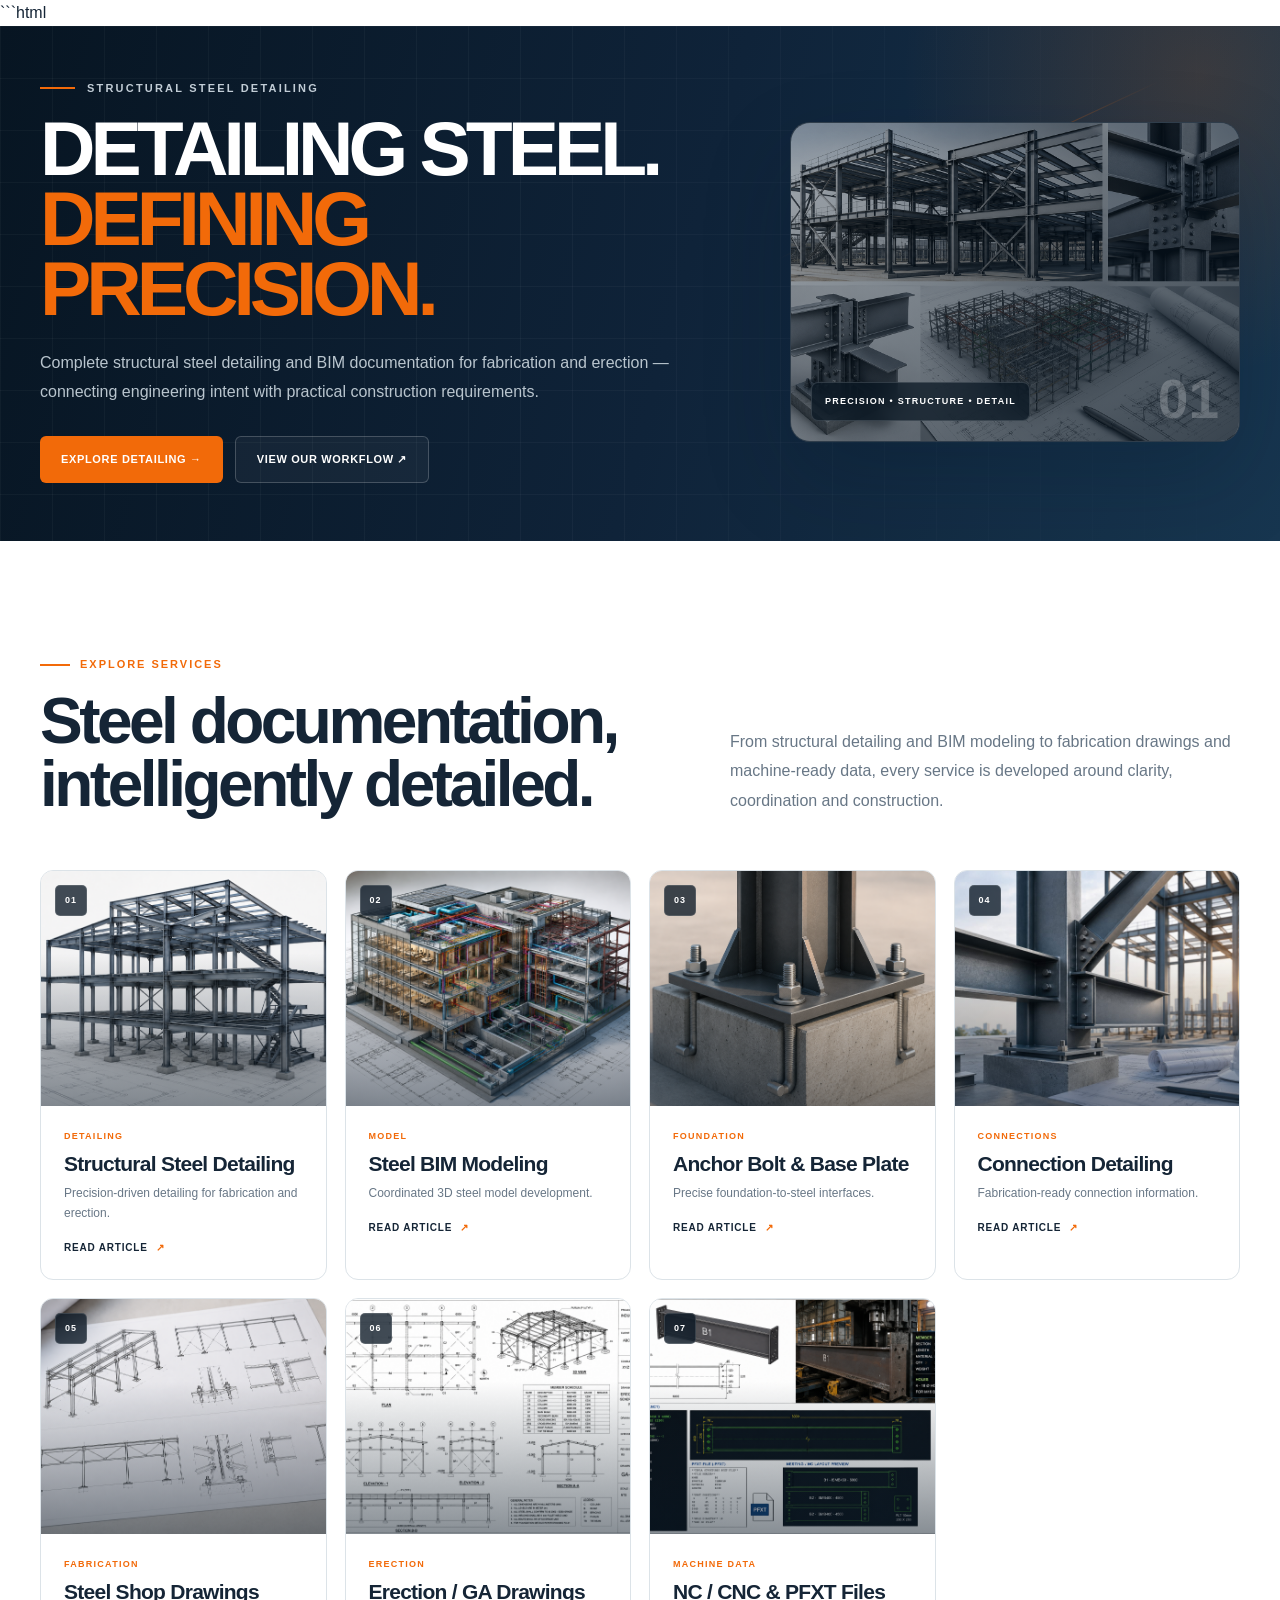
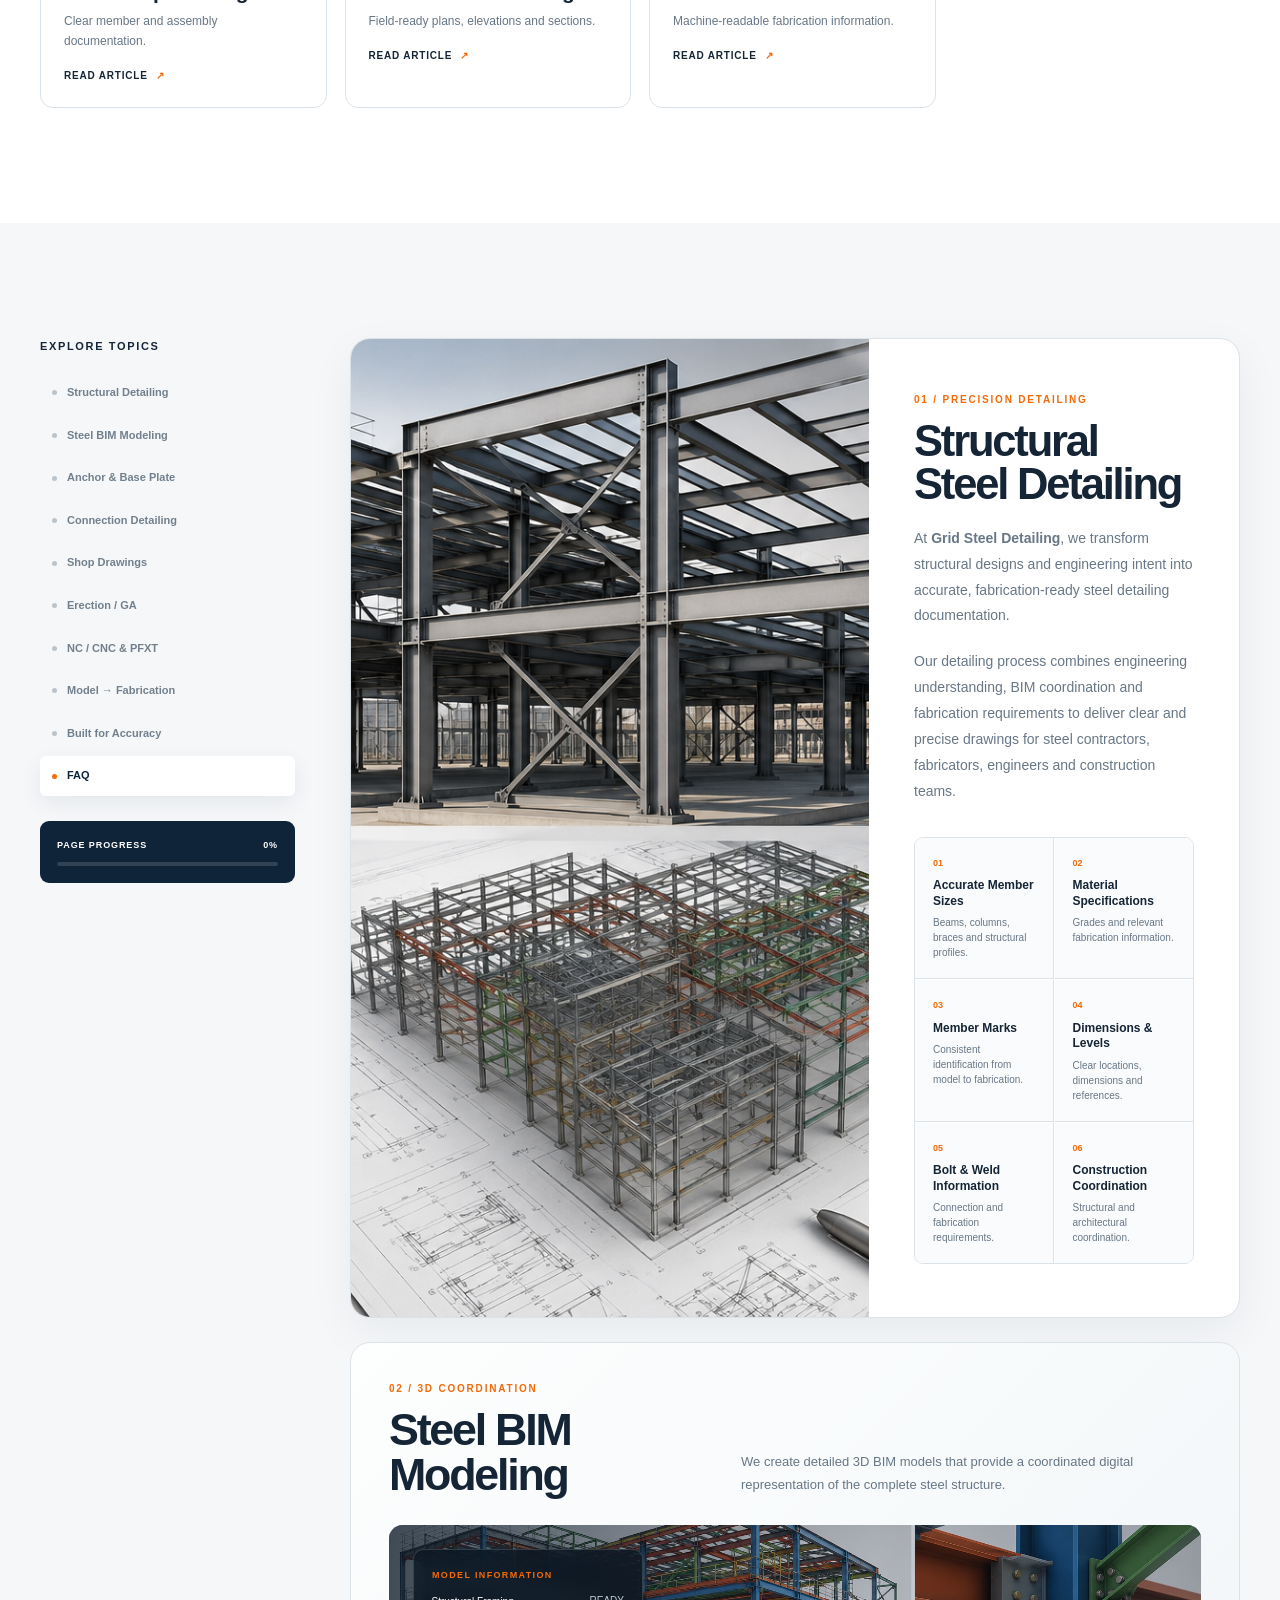
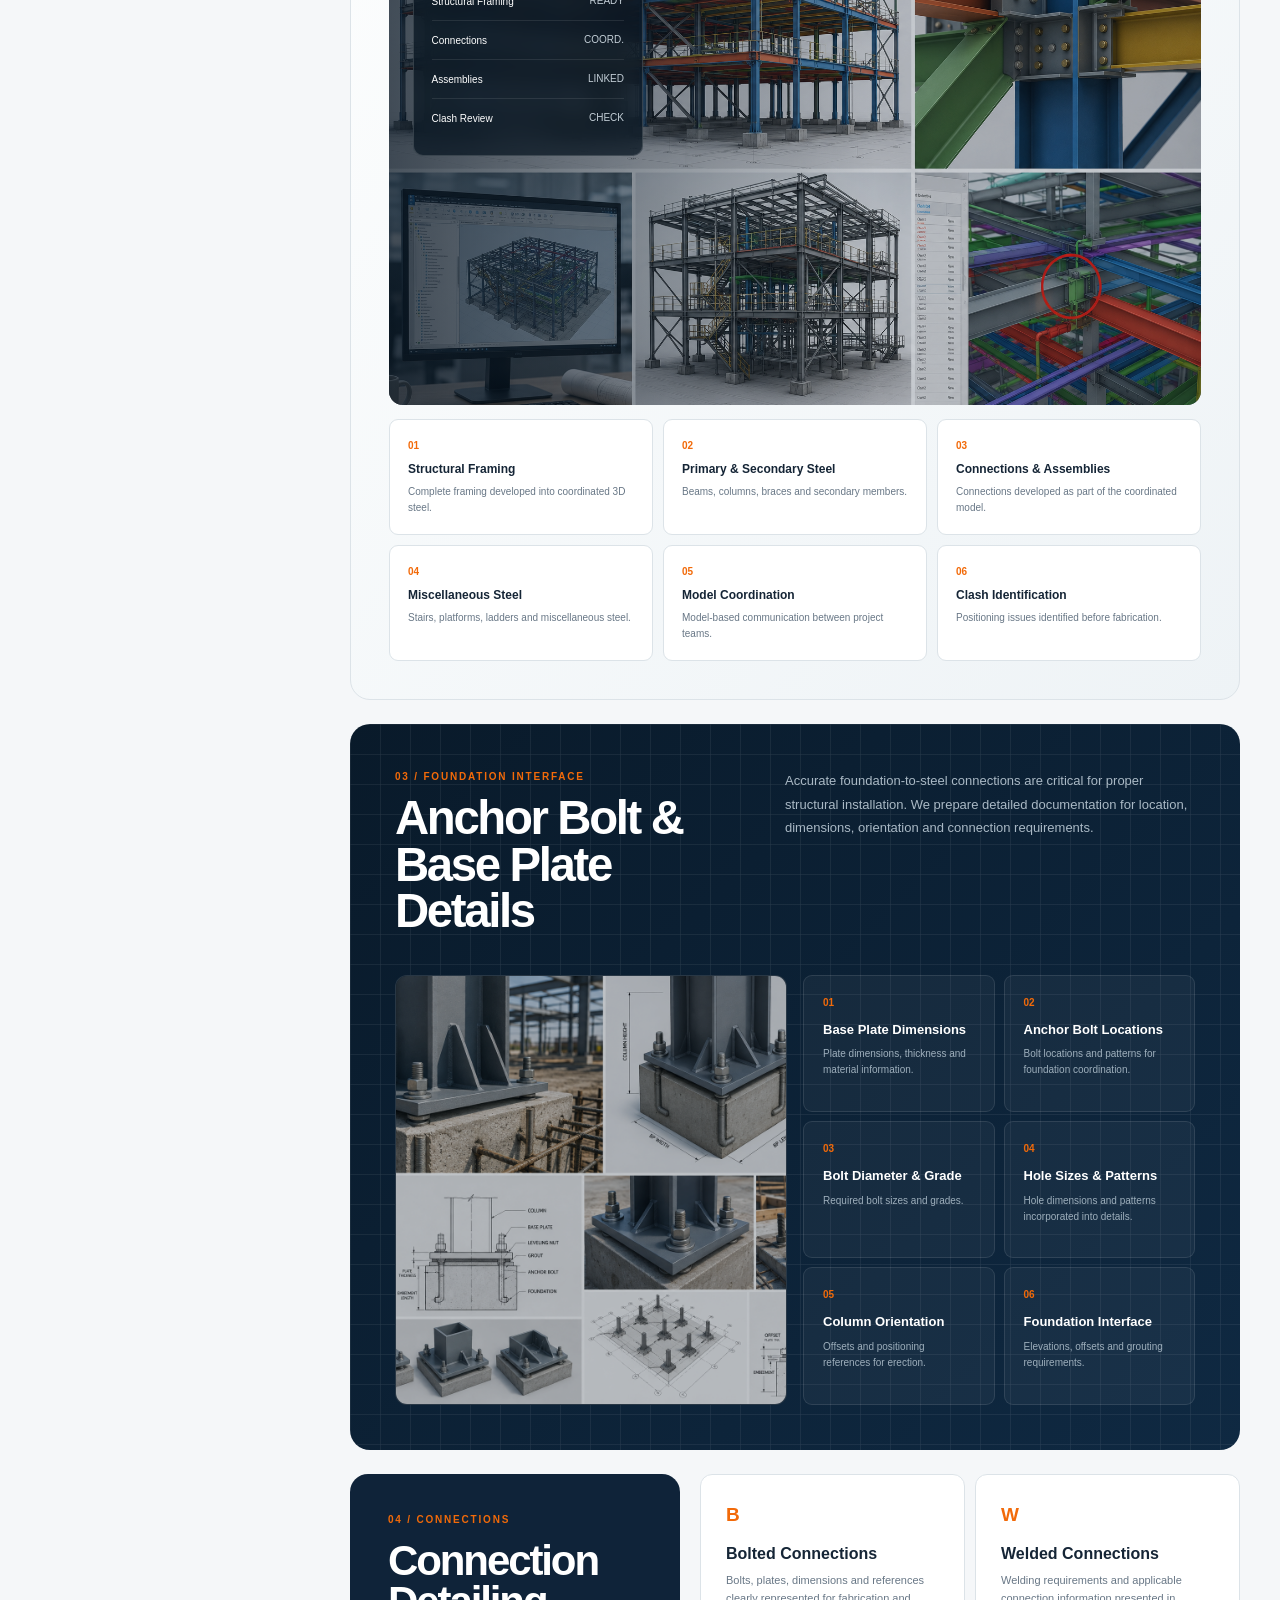
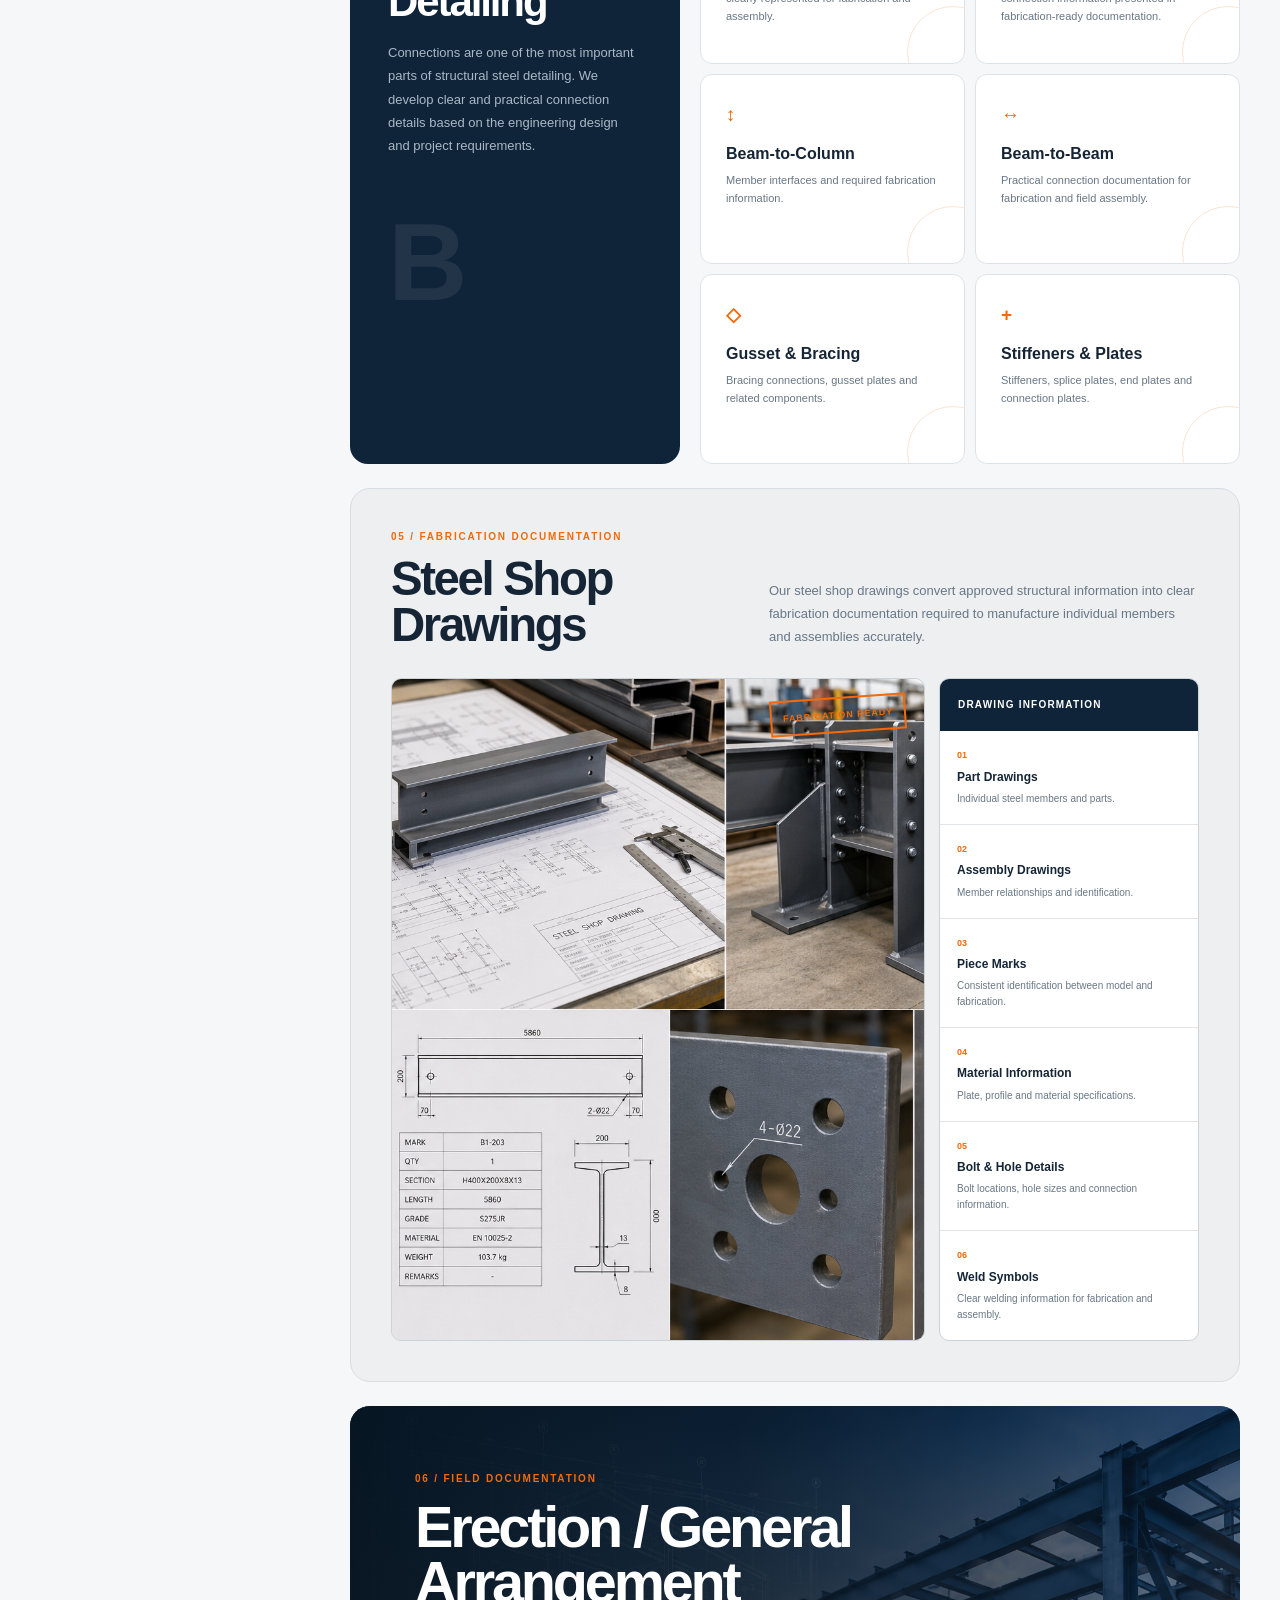
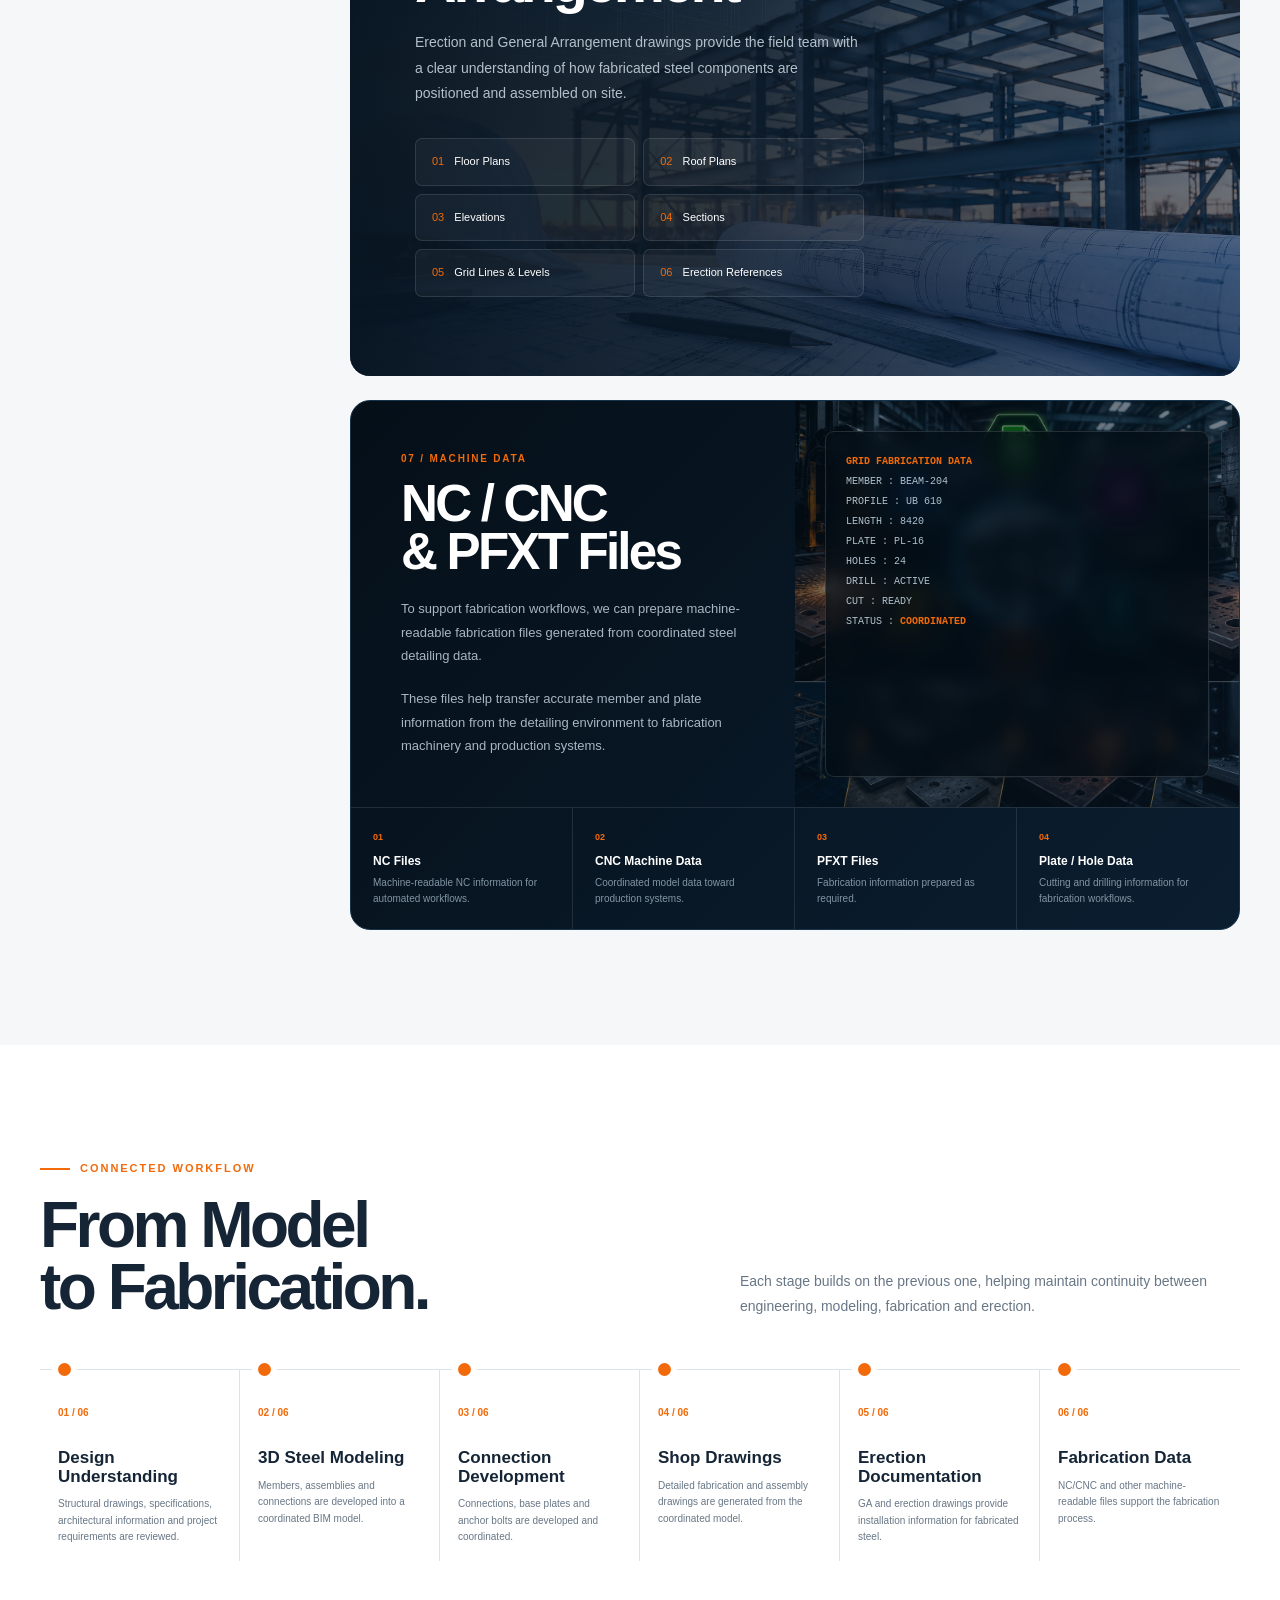
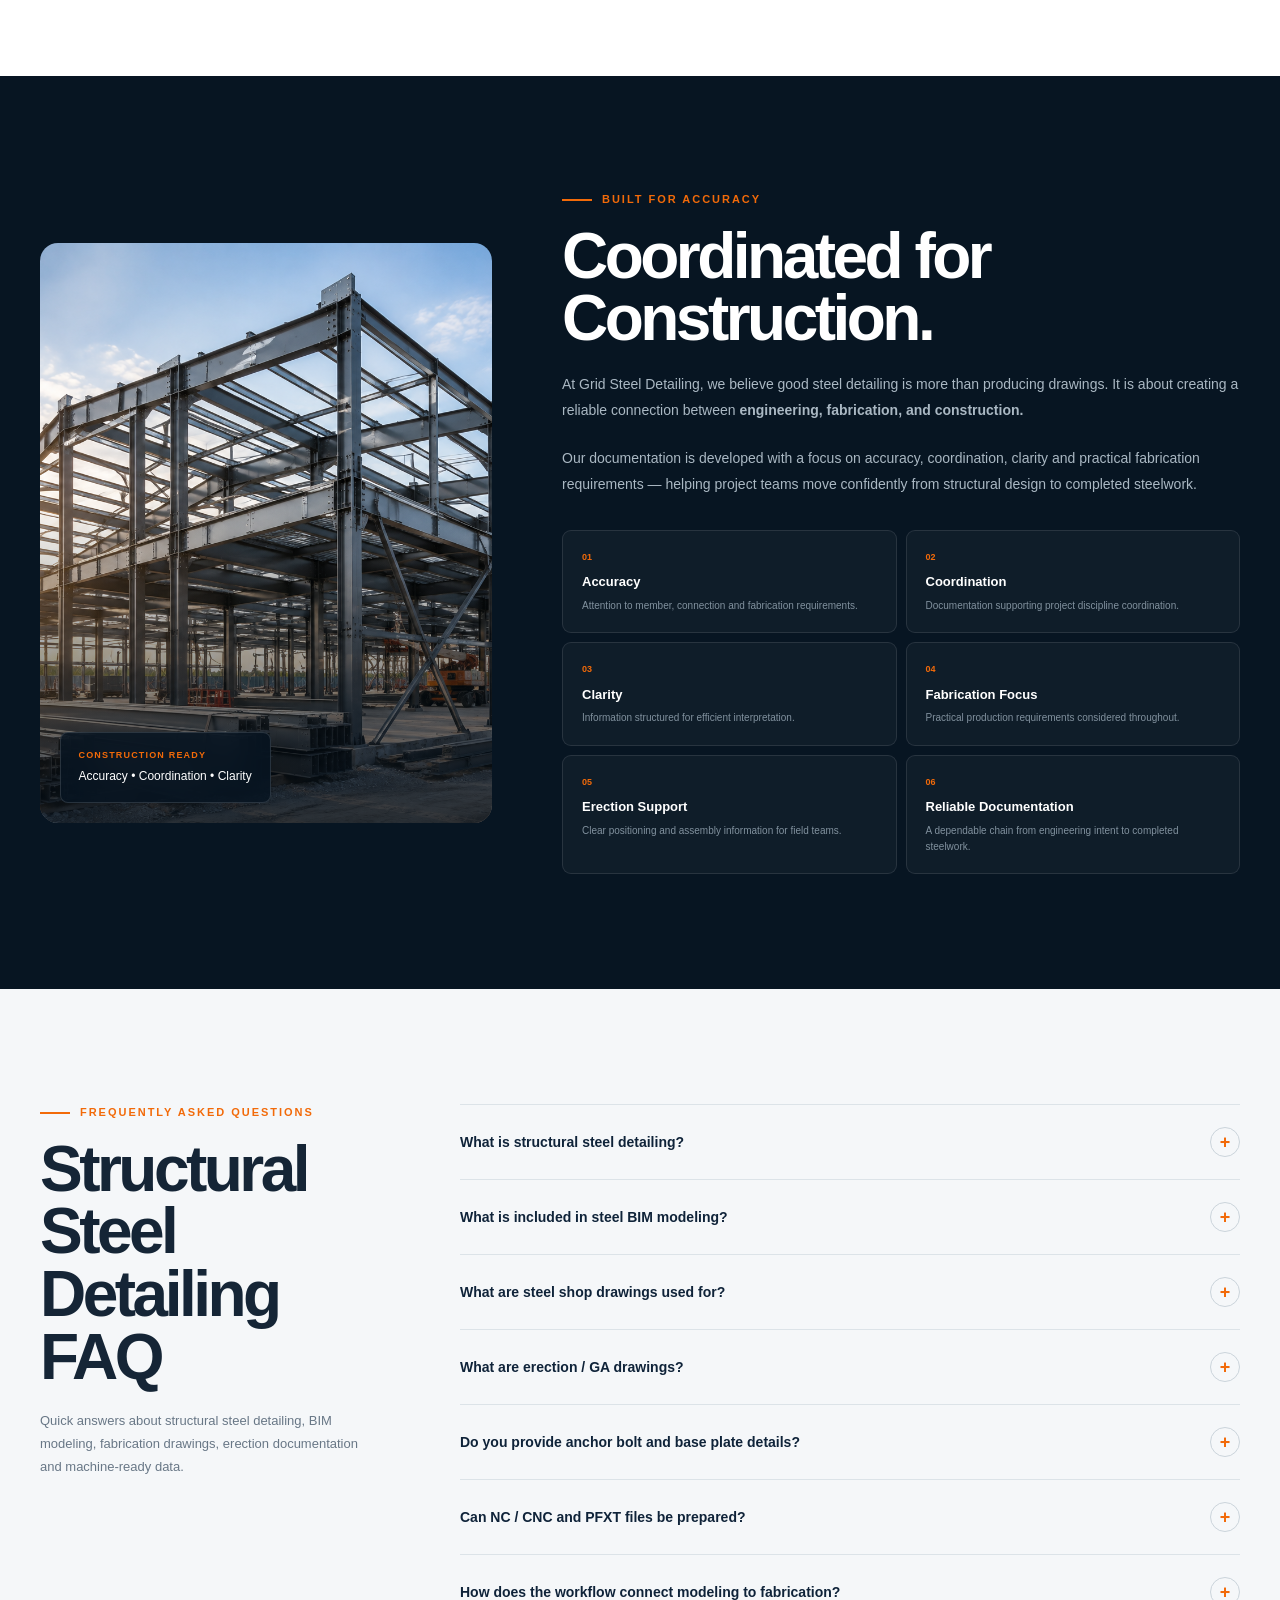
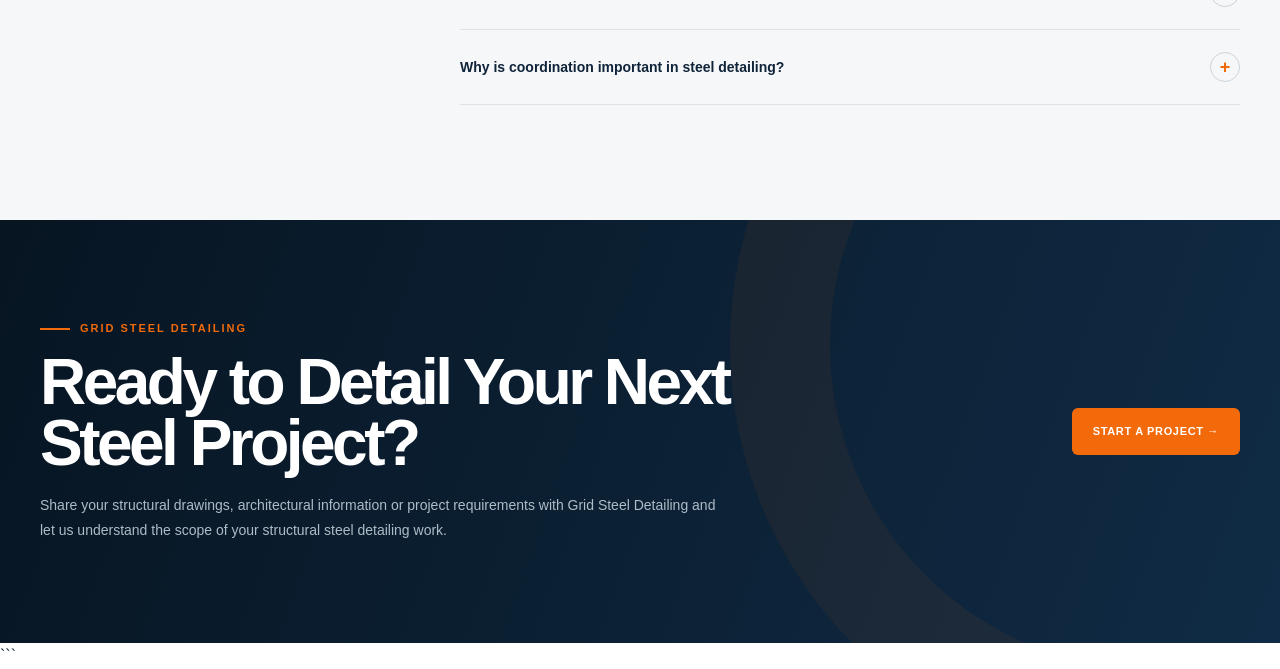
<file: testn.html>
```html
<!DOCTYPE html>
<html lang="en">
<head>

<meta charset="UTF-8">
<meta name="viewport" content="width=device-width, initial-scale=1.0">

<title>Structural Steel Detailing | Grid Steel Detailing</title>

<meta name="description"
content="Complete structural steel detailing and BIM documentation for fabrication and erection by Grid Steel Detailing.">

<style>

/* =========================================================
   GRID STEEL DETAILING
   PREMIUM STRUCTURAL STEEL DETAILING PAGE
   SINGLE FILE
========================================================= */

:root{
    --navy:#0F2339;
    --navy-2:#122B44;
    --navy-3:#071522;
    --navy-4:#091B2C;

    --orange:#F26A09;
    --orange-dark:#D95700;
    --orange-light:#FF8A3D;

    --white:#FFFFFF;
    --off:#F5F7F9;
    --off-2:#EEF2F5;

    --text:#152536;
    --muted:#687786;
    --muted-2:#8A98A5;

    --line:#DCE3E8;
    --line-dark:rgba(255,255,255,.12);

    --shadow:0 20px 55px rgba(15,35,57,.10);
    --shadow-heavy:0 35px 90px rgba(7,21,34,.20);

    --container:1400px;
}


/* =========================================================
   RESET
========================================================= */

*{
    margin:0;
    padding:0;
    box-sizing:border-box;
}

html{
    scroll-behavior:smooth;
    scroll-padding-top:35px;
}

body{
    margin:0;
    color:var(--text);
    background:#fff;

    font-family:
        Inter,
        "DM Sans",
        Manrope,
        Arial,
        sans-serif;

    line-height:1.6;
    -webkit-font-smoothing:antialiased;

    overflow-x:hidden;
}

img{
    display:block;
    width:100%;
    max-width:100%;
}

a{
    text-decoration:none;
    color:inherit;
}

button{
    font:inherit;
}

.container{
    width:min(calc(100% - 80px),var(--container));
    margin:auto;
}

.section{
    padding:115px 0;
}

.eyebrow{
    display:flex;
    align-items:center;
    gap:10px;

    color:var(--orange);

    font-size:11px;
    font-weight:900;
    letter-spacing:.18em;
    text-transform:uppercase;
}

.eyebrow::before{
    content:"";
    width:30px;
    height:2px;
    background:var(--orange);
}

.section-title{
    margin-top:16px;

    font-size:clamp(40px,5vw,70px);
    line-height:.98;
    letter-spacing:-.055em;
    font-weight:850;
}

.section-intro{
    max-width:720px;
    margin-top:22px;

    color:var(--muted);

    font-size:16px;
    line-height:1.85;
}


/* =========================================================
   HERO
========================================================= */

.hero{
    position:relative;
    min-height:485px;

    display:flex;
    align-items:center;

    background:
        linear-gradient(
            105deg,
            #071522 0%,
            #0F2339 53%,
            #173650 100%
        );

    color:#fff;
    overflow:hidden;
    isolation:isolate;
}

.hero-grid{
    position:absolute;
    inset:0;

    background-image:
        linear-gradient(
            rgba(255,255,255,.055) 1px,
            transparent 1px
        ),
        linear-gradient(
            90deg,
            rgba(255,255,255,.055) 1px,
            transparent 1px
        );

    background-size:52px 52px;

    opacity:.65;

    mask-image:
        linear-gradient(
            90deg,
            black 0%,
            black 45%,
            transparent 100%
        );

    z-index:-2;
}

.hero-glow{
    position:absolute;

    width:620px;
    height:620px;

    right:-230px;
    top:-260px;

    border-radius:50%;

    background:
        radial-gradient(
            circle,
            rgba(242,106,9,.17),
            transparent 68%
        );

    z-index:-1;
}

.hero-line{
    position:absolute;

    width:420px;
    height:1px;

    right:8%;
    top:28%;

    background:
        linear-gradient(
            90deg,
            transparent,
            rgba(242,106,9,.9),
            transparent
        );

    transform:rotate(-25deg);

    opacity:.55;
}

.hero-inner{
    width:min(calc(100% - 80px),var(--container));
    margin:auto;

    display:grid;
    grid-template-columns:minmax(0,1fr) 450px;
    gap:80px;
    align-items:center;

    padding:54px 0 58px;
}

.hero-copy{
    max-width:900px;
}

.hero-kicker{
    display:flex;
    align-items:center;
    gap:12px;

    color:#C2CDD6;

    font-size:11px;
    font-weight:850;
    letter-spacing:.2em;
    text-transform:uppercase;
}

.hero-kicker i{
    width:35px;
    height:2px;
    background:var(--orange);
}

.hero h1{
    margin-top:17px;

    font-size:clamp(49px,6vw,86px);
    line-height:.91;
    letter-spacing:-.065em;
    font-weight:900;
}

.hero h1 span{
    color:var(--orange);
}

.hero-text{
    max-width:750px;

    margin-top:25px;

    color:#B9C5CE;

    font-size:16px;
    line-height:1.8;
}

.hero-actions{
    display:flex;
    flex-wrap:wrap;
    gap:12px;

    margin-top:30px;
}

.btn{
    min-height:47px;

    display:inline-flex;
    align-items:center;
    justify-content:center;
    gap:13px;

    padding:0 21px;

    border-radius:6px;

    font-size:11px;
    font-weight:900;
    letter-spacing:.06em;
    text-transform:uppercase;

    transition:.25s ease;
}

.btn:hover{
    transform:translateY(-3px);
}

.btn-orange{
    color:#fff;
    background:var(--orange);
}

.btn-orange:hover{
    background:var(--orange-dark);
}

.btn-glass{
    color:#fff;
    border:1px solid rgba(255,255,255,.2);
    background:rgba(255,255,255,.045);
}

.btn-glass:hover{
    border-color:rgba(255,255,255,.45);
    background:rgba(255,255,255,.08);
}


/* Hero visual */

.hero-visual{
    position:relative;

    height:320px;

    overflow:hidden;

    border-radius:20px;

    border:1px solid rgba(255,255,255,.15);

    background:#0A1B2B;

    box-shadow:var(--shadow-heavy);
}

.hero-visual img{
    width:100%;
    height:100%;

    object-fit:cover;
    object-position:center;

    opacity:.72;

    filter:
        contrast(1.08)
        saturate(.75);
}

.hero-visual::after{
    content:"";

    position:absolute;
    inset:0;

    background:
        linear-gradient(
            135deg,
            rgba(7,21,34,.12),
            rgba(7,21,34,.7)
        );
}

.hero-tech{
    position:absolute;
    z-index:2;

    left:20px;
    right:20px;
    bottom:20px;

    display:flex;
    justify-content:space-between;
    align-items:flex-end;
}

.hero-tech-label{
    padding:11px 13px;

    border:1px solid rgba(255,255,255,.14);
    border-radius:7px;

    background:rgba(7,21,34,.72);
    backdrop-filter:blur(12px);

    color:#fff;

    font-size:9px;
    font-weight:900;
    letter-spacing:.14em;
    text-transform:uppercase;
}

.hero-tech-number{
    color:rgba(255,255,255,.22);

    font-size:55px;
    line-height:.8;
    font-weight:900;
}


/* =========================================================
   SERVICES
========================================================= */

.services{
    background:#fff;
}

.services-heading{
    display:flex;
    align-items:flex-end;
    justify-content:space-between;
    gap:40px;

    margin-bottom:55px;
}

.services-heading .section-intro{
    max-width:510px;
    margin:0;
}

.service-grid{
    display:grid;
    grid-template-columns:
        repeat(12,1fr);

    gap:18px;
}

.service-card{
    position:relative;

    grid-column:span 3;

    min-height:410px;

    overflow:hidden;

    border:1px solid var(--line);
    border-radius:13px;

    background:#fff;

    transition:.35s ease;
}

.service-card:hover{
    transform:translateY(-7px);
    box-shadow:var(--shadow);
    border-color:#C7D1D9;
}

.service-image{
    position:relative;

    height:235px;

    overflow:hidden;

    background:var(--navy);
}

.service-image img{
    width:100%;
    height:100%;

    object-fit:cover;
    object-position:center;

    transition:
        transform .6s ease,
        filter .4s ease;
}

.service-card:hover .service-image img{
    transform:scale(1.06);
}

.service-image::after{
    content:"";

    position:absolute;
    inset:0;

    background:
        linear-gradient(
            180deg,
            transparent 35%,
            rgba(7,21,34,.48)
        );
}

.service-index{
    position:absolute;
    z-index:2;

    top:14px;
    left:14px;

    padding:7px 9px;

    color:#fff;

    background:rgba(7,21,34,.76);
    backdrop-filter:blur(10px);

    border:1px solid rgba(255,255,255,.14);
    border-radius:5px;

    font-size:9px;
    font-weight:900;
    letter-spacing:.12em;
}

.service-body{
    padding:23px;
}

.service-category{
    color:var(--orange);

    font-size:9px;
    font-weight:900;
    letter-spacing:.14em;
    text-transform:uppercase;
}

.service-body h3{
    margin-top:8px;

    font-size:21px;
    line-height:1.1;
    letter-spacing:-.035em;
}

.service-body p{
    margin-top:9px;

    color:var(--muted);

    font-size:12px;
    line-height:1.65;
}

.service-read{
    display:inline-flex;
    gap:8px;
    align-items:center;

    margin-top:16px;

    font-size:10px;
    font-weight:900;
    letter-spacing:.08em;
    text-transform:uppercase;
}

.service-read span{
    color:var(--orange);
}


/* =========================================================
   TOPIC EXPLORER
========================================================= */

.explorer{
    background:var(--off);
}

.explorer-layout{
    display:grid;
    grid-template-columns:255px minmax(0,1fr);
    gap:55px;
    align-items:start;
}

.sidebar{
    position:sticky;
    top:25px;
}

.sidebar-heading{
    margin-bottom:17px;

    font-size:11px;
    font-weight:900;
    letter-spacing:.15em;
    text-transform:uppercase;
}

.topic-list{
    display:flex;
    flex-direction:column;
    gap:3px;
}

.topic{
    position:relative;

    display:flex;
    align-items:center;
    gap:10px;

    padding:11px 12px;

    color:#72808D;

    border-radius:6px;

    font-size:11px;
    font-weight:750;

    transition:.2s ease;
}

.topic::before{
    content:"";

    width:5px;
    height:5px;

    flex:none;

    border-radius:50%;

    background:#BBC4CB;
}

.topic:hover{
    color:var(--navy);
    background:#fff;
}

.topic.active{
    color:var(--navy);
    background:#fff;

    box-shadow:0 7px 22px rgba(15,35,57,.07);
}

.topic.active::before{
    background:var(--orange);
}

.progress{
    margin-top:25px;

    padding:17px;

    color:#fff;

    background:var(--navy);
    border-radius:9px;
}

.progress-row{
    display:flex;
    justify-content:space-between;

    font-size:9px;
    font-weight:900;
    letter-spacing:.1em;
    text-transform:uppercase;
}

.progress-track{
    height:4px;

    margin-top:10px;

    overflow:hidden;

    background:rgba(255,255,255,.14);
    border-radius:20px;
}

.progress-fill{
    width:0;
    height:100%;

    background:var(--orange);

    transition:width .2s ease;
}


/* =========================================================
   TOPIC 01
   EDITORIAL / SPLIT
========================================================= */

.topic-detail{
    scroll-margin-top:30px;
}

.detail-editorial{
    display:grid;
    grid-template-columns:
        minmax(0,1.05fr)
        minmax(330px,.75fr);

    gap:0;

    overflow:hidden;

    background:#fff;

    border:1px solid var(--line);
    border-radius:20px;

    box-shadow:0 15px 45px rgba(15,35,57,.06);
}

.editorial-image{
    min-height:570px;

    overflow:hidden;

    background:var(--navy);
}

.editorial-image img{
    width:100%;
    height:100%;

    object-fit:cover;
    object-position:center;
}

.editorial-content{
    padding:53px 45px;
}

.detail-label{
    color:var(--orange);

    font-size:10px;
    font-weight:900;
    letter-spacing:.18em;
    text-transform:uppercase;
}

.detail-title{
    margin-top:12px;

    font-size:clamp(34px,3.4vw,52px);
    line-height:.98;
    letter-spacing:-.05em;
}

.detail-copy{
    margin-top:20px;

    color:var(--muted);

    font-size:14px;
    line-height:1.85;
}

.feature-list{
    display:grid;
    grid-template-columns:1fr 1fr;

    gap:1px;

    margin-top:32px;

    overflow:hidden;

    border:1px solid var(--line);
    border-radius:9px;
}

.feature{
    min-height:125px;

    padding:18px;

    background:#FAFBFC;
}

.feature:nth-child(odd){
    border-right:1px solid var(--line);
}

.feature:nth-child(-n+4){
    border-bottom:1px solid var(--line);
}

.feature-number{
    color:var(--orange);

    font-size:9px;
    font-weight:900;
}

.feature h4{
    margin-top:8px;

    font-size:12px;
    line-height:1.3;
}

.feature p{
    margin-top:6px;

    color:var(--muted);

    font-size:10px;
    line-height:1.5;
}


/* =========================================================
   TOPIC 02
   BIM / LARGE VISUAL + DATA
========================================================= */

.bim-block{
    padding:38px;

    overflow:hidden;

    background:
        linear-gradient(
            135deg,
            #FDFEFE,
            #EEF3F6
        );

    border:1px solid var(--line);
    border-radius:20px;
}

.bim-header{
    display:flex;
    justify-content:space-between;
    gap:30px;
    align-items:flex-end;

    margin-bottom:28px;
}

.bim-header h2{
    margin-top:10px;

    font-size:clamp(34px,3.5vw,52px);
    line-height:1;
    letter-spacing:-.05em;
}

.bim-header p{
    max-width:460px;

    color:var(--muted);

    font-size:13px;
    line-height:1.75;
}

.bim-visual{
    position:relative;

    height:480px;

    overflow:hidden;

    border-radius:14px;

    background:var(--navy);
}

.bim-visual img{
    width:100%;
    height:100%;

    object-fit:cover;
    object-position:center;

    opacity:.78;
}

.bim-visual::after{
    content:"";

    position:absolute;
    inset:0;

    background:
        linear-gradient(
            90deg,
            rgba(7,21,34,.65),
            transparent 60%
        );
}

.bim-data{
    position:absolute;
    z-index:2;

    left:24px;
    top:24px;

    width:230px;

    padding:18px;

    color:#fff;

    border:1px solid rgba(255,255,255,.15);
    border-radius:10px;

    background:rgba(7,21,34,.72);
    backdrop-filter:blur(13px);
}

.bim-data-title{
    color:var(--orange);

    font-size:9px;
    font-weight:900;
    letter-spacing:.15em;
    text-transform:uppercase;
}

.bim-data-line{
    display:flex;
    justify-content:space-between;

    padding:11px 0;

    border-bottom:1px solid rgba(255,255,255,.09);

    font-size:10px;
}

.bim-data-line:last-child{
    border-bottom:0;
}

.bim-data-line span:last-child{
    color:#C3CED6;
}

.bim-points{
    display:grid;
    grid-template-columns:repeat(3,1fr);

    gap:10px;

    margin-top:14px;
}

.bim-point{
    padding:18px;

    border:1px solid var(--line);
    border-radius:9px;

    background:#fff;
}

.bim-point strong{
    display:block;

    color:var(--orange);

    font-size:10px;
}

.bim-point h4{
    margin-top:6px;

    font-size:12px;
}

.bim-point p{
    margin-top:5px;

    color:var(--muted);

    font-size:10px;
}


/* =========================================================
   TOPIC 03
   ANCHOR / TECHNICAL BLUEPRINT
========================================================= */

.anchor-block{
    position:relative;

    padding:45px;

    overflow:hidden;

    color:#fff;

    background:
        linear-gradient(
            135deg,
            #091A2A,
            #0F2942
        );

    border-radius:20px;
}

.anchor-block::before{
    content:"";

    position:absolute;
    inset:0;

    opacity:.12;

    background-image:
        linear-gradient(rgba(255,255,255,.5) 1px,transparent 1px),
        linear-gradient(90deg,rgba(255,255,255,.5) 1px,transparent 1px);

    background-size:30px 30px;
}

.anchor-content{
    position:relative;
    z-index:1;
}

.anchor-top{
    display:flex;
    justify-content:space-between;
    gap:30px;
    align-items:flex-start;
}

.anchor-top h2{
    margin-top:10px;

    max-width:700px;

    font-size:clamp(34px,3.7vw,55px);
    line-height:.98;
    letter-spacing:-.05em;
}

.anchor-top p{
    max-width:410px;

    color:#AAB9C5;

    font-size:13px;
    line-height:1.8;
}

.blueprint{
    display:grid;
    grid-template-columns:1fr 1fr;

    gap:16px;

    margin-top:40px;
}

.blueprint-image{
    min-height:430px;

    overflow:hidden;

    border:1px solid rgba(255,255,255,.12);
    border-radius:12px;

    background:#0A1B2B;
}

.blueprint-image img{
    height:100%;

    object-fit:cover;
    object-position:center;

    opacity:.76;
}

.blueprint-info{
    display:grid;
    grid-template-columns:1fr 1fr;

    gap:9px;
}

.blueprint-card{
    padding:19px;

    border:1px solid rgba(255,255,255,.1);
    border-radius:9px;

    background:rgba(255,255,255,.045);
}

.blueprint-card span{
    color:var(--orange);

    font-size:10px;
    font-weight:900;
}

.blueprint-card h4{
    margin-top:9px;

    font-size:13px;
}

.blueprint-card p{
    margin-top:6px;

    color:#9EAFBC;

    font-size:10px;
    line-height:1.6;
}


/* =========================================================
   TOPIC 04
   CONNECTION / ASYMMETRIC
========================================================= */

.connection-block{
    display:grid;
    grid-template-columns:330px minmax(0,1fr);

    gap:20px;
}

.connection-intro{
    padding:38px;

    color:#fff;

    background:var(--navy);

    border-radius:18px;
}

.connection-intro h2{
    margin-top:12px;

    font-size:42px;
    line-height:.98;
    letter-spacing:-.05em;
}

.connection-intro p{
    margin-top:19px;

    color:#AAB9C5;

    font-size:13px;
    line-height:1.8;
}

.connection-mark{
    margin-top:65px;

    color:rgba(255,255,255,.08);

    font-size:110px;
    line-height:.7;
    font-weight:900;
}

.connection-matrix{
    display:grid;
    grid-template-columns:1fr 1fr;

    gap:10px;
}

.connection-card{
    position:relative;

    min-height:190px;

    padding:25px;

    border:1px solid var(--line);
    border-radius:12px;

    background:#fff;

    overflow:hidden;

    transition:.3s ease;
}

.connection-card:hover{
    transform:translateY(-4px);
    box-shadow:var(--shadow);
}

.connection-card::after{
    content:"";

    position:absolute;

    width:90px;
    height:90px;

    right:-35px;
    bottom:-35px;

    border:1px solid rgba(242,106,9,.18);
    border-radius:50%;
}

.connection-icon{
    color:var(--orange);

    font-size:19px;
    font-weight:900;
}

.connection-card h3{
    margin-top:14px;

    font-size:16px;
    line-height:1.2;
}

.connection-card p{
    margin-top:8px;

    color:var(--muted);

    font-size:11px;
    line-height:1.65;
}


/* =========================================================
   TOPIC 05
   SHOP DRAWINGS / DRAWING SHEET
========================================================= */

.shop-block{
    padding:40px;

    background:#EDEFF1;

    border-radius:20px;

    border:1px solid #D7DDE2;
}

.shop-head{
    display:flex;
    justify-content:space-between;
    align-items:flex-end;
    gap:30px;

    margin-bottom:30px;
}

.shop-head h2{
    margin-top:11px;

    font-size:clamp(34px,3.7vw,55px);
    line-height:.98;
    letter-spacing:-.05em;
}

.shop-head p{
    max-width:430px;

    color:var(--muted);

    font-size:13px;
    line-height:1.75;
}

.drawing-board{
    display:grid;
    grid-template-columns:
        minmax(0,1.5fr)
        minmax(260px,.7fr);

    gap:14px;
}

.drawing-image{
    position:relative;

    min-height:470px;

    overflow:hidden;

    background:#fff;

    border:1px solid #CBD2D8;
    border-radius:10px;
}

.drawing-image img{
    height:100%;

    object-fit:cover;
    object-position:center;
}

.drawing-stamp{
    position:absolute;

    right:18px;
    top:18px;

    padding:9px 11px;

    border:2px solid var(--orange);

    color:var(--orange);

    font-size:9px;
    font-weight:900;
    letter-spacing:.1em;
    text-transform:uppercase;

    transform:rotate(-4deg);
}

.drawing-specs{
    display:flex;
    flex-direction:column;

    border:1px solid #CBD2D8;
    border-radius:10px;

    overflow:hidden;

    background:#fff;
}

.spec-head{
    padding:18px;

    color:#fff;

    background:var(--navy);

    font-size:10px;
    font-weight:900;
    letter-spacing:.12em;
    text-transform:uppercase;
}

.spec-row{
    flex:1;

    padding:17px;

    border-bottom:1px solid #E1E5E8;
}

.spec-row:last-child{
    border-bottom:0;
}

.spec-row span{
    color:var(--orange);

    font-size:9px;
    font-weight:900;
}

.spec-row h4{
    margin-top:5px;

    font-size:12px;
}

.spec-row p{
    margin-top:4px;

    color:var(--muted);

    font-size:10px;
}


/* =========================================================
   TOPIC 06
   ERECTION / FIELD
========================================================= */

.erection-block{
    position:relative;

    min-height:570px;

    overflow:hidden;

    border-radius:20px;

    background:var(--navy);
}

.erection-image{
    position:absolute;
    inset:0;
}

.erection-image img{
    width:100%;
    height:100%;

    object-fit:cover;
    object-position:center;

    opacity:.55;
}

.erection-overlay{
    position:absolute;
    inset:0;

    background:
        linear-gradient(
            90deg,
            rgba(7,21,34,.98) 0%,
            rgba(7,21,34,.78) 43%,
            rgba(7,21,34,.22) 100%
        );
}

.erection-content{
    position:relative;
    z-index:2;

    width:65%;

    padding:65px;
}

.erection-content h2{
    margin-top:13px;

    font-size:clamp(38px,4.5vw,64px);
    line-height:.96;
    letter-spacing:-.055em;
    color:#fff;
}

.erection-content > p{
    max-width:620px;

    margin-top:20px;

    color:#B2C0CB;

    font-size:14px;
    line-height:1.8;
}

.erection-points{
    display:grid;
    grid-template-columns:1fr 1fr;

    gap:8px;

    max-width:650px;

    margin-top:32px;
}

.erection-point{
    padding:14px 16px;

    border:1px solid rgba(255,255,255,.11);
    border-radius:7px;

    background:rgba(255,255,255,.045);

    color:#fff;

    font-size:11px;
}

.erection-point span{
    margin-right:7px;
    color:var(--orange);
}


/* =========================================================
   TOPIC 07
   NC / CNC / MACHINE DATA
========================================================= */

.machine-block{
    padding:0;

    overflow:hidden;

    color:#fff;

    background:
        linear-gradient(
            135deg,
            #050F18,
            #0B1E30
        );

    border-radius:20px;

    border:1px solid #17344D;
}

.machine-top{
    display:grid;
    grid-template-columns:1fr 1fr;

    min-height:400px;
}

.machine-copy{
    padding:50px;
}

.machine-copy h2{
    margin-top:13px;

    font-size:clamp(38px,4vw,58px);
    line-height:.95;
    letter-spacing:-.055em;
}

.machine-copy p{
    margin-top:20px;

    color:#A7B6C2;

    font-size:13px;
    line-height:1.8;
}

.machine-visual{
    position:relative;

    min-height:400px;

    overflow:hidden;
}

.machine-visual img{
    width:100%;
    height:100%;

    object-fit:cover;
    object-position:center;

    opacity:.45;
}

.machine-terminal{
    position:absolute;
    inset:30px;

    padding:20px;

    border:1px solid rgba(255,255,255,.13);
    border-radius:9px;

    background:rgba(4,13,21,.73);
    backdrop-filter:blur(8px);

    font-family:
        "Courier New",
        monospace;

    font-size:10px;
    line-height:2;

    color:#AFC1CD;
}

.machine-terminal strong{
    color:var(--orange);
}

.machine-data-grid{
    display:grid;
    grid-template-columns:repeat(4,1fr);

    border-top:1px solid rgba(255,255,255,.1);
}

.machine-data{
    padding:22px;

    border-right:1px solid rgba(255,255,255,.1);
}

.machine-data:last-child{
    border-right:0;
}

.machine-data span{
    color:var(--orange);

    font-size:9px;
    font-weight:900;
}

.machine-data h4{
    margin-top:7px;

    font-size:12px;
}

.machine-data p{
    margin-top:4px;

    color:#8295A3;

    font-size:10px;
}


/* =========================================================
   WORKFLOW
========================================================= */

.workflow{
    background:#fff;
}

.workflow-header{
    display:flex;
    justify-content:space-between;
    align-items:flex-end;
    gap:40px;

    margin-bottom:50px;
}

.workflow-header p{
    max-width:500px;

    color:var(--muted);

    font-size:14px;
    line-height:1.8;
}

.workflow-line{
    position:relative;

    display:grid;
    grid-template-columns:repeat(6,1fr);

    border-top:1px solid var(--line);
}

.workflow-step{
    position:relative;

    padding:35px 18px 15px;

    border-right:1px solid var(--line);
}

.workflow-step:last-child{
    border-right:0;
}

.workflow-dot{
    position:absolute;

    top:-7px;
    left:18px;

    width:13px;
    height:13px;

    border-radius:50%;

    background:var(--orange);

    box-shadow:0 0 0 6px #fff;
}

.workflow-number{
    color:var(--orange);

    font-size:10px;
    font-weight:900;
}

.workflow-step h3{
    margin-top:28px;

    font-size:17px;
    line-height:1.1;
}

.workflow-step p{
    margin-top:10px;

    color:var(--muted);

    font-size:10px;
    line-height:1.65;
}


/* =========================================================
   ACCURACY
========================================================= */

.accuracy{
    background:var(--navy-3);
    color:#fff;
}

.accuracy-layout{
    display:grid;
    grid-template-columns:
        minmax(300px,.8fr)
        minmax(0,1.2fr);

    gap:70px;
    align-items:center;
}

.accuracy-visual{
    position:relative;

    height:580px;

    overflow:hidden;

    border-radius:18px;
}

.accuracy-visual img{
    height:100%;

    object-fit:cover;
    object-position:center;
}

.accuracy-visual::after{
    content:"";

    position:absolute;
    inset:0;

    background:
        linear-gradient(
            180deg,
            transparent 45%,
            rgba(5,15,24,.8)
        );
}

.accuracy-badge{
    position:absolute;
    z-index:2;

    left:20px;
    bottom:20px;

    padding:15px 18px;

    background:rgba(7,21,34,.8);
    border:1px solid rgba(255,255,255,.13);
    backdrop-filter:blur(12px);

    border-radius:8px;
}

.accuracy-badge strong{
    display:block;

    color:var(--orange);

    font-size:9px;
    letter-spacing:.13em;
    text-transform:uppercase;
}

.accuracy-badge span{
    display:block;

    margin-top:5px;

    font-size:12px;
}

.accuracy-copy .section-title{
    max-width:700px;
}

.accuracy-copy > p{
    max-width:680px;

    margin-top:22px;

    color:#AAB8C3;

    font-size:14px;
    line-height:1.85;
}

.accuracy-list{
    display:grid;
    grid-template-columns:1fr 1fr;

    gap:9px;

    margin-top:32px;
}

.accuracy-item{
    padding:19px;

    border:1px solid rgba(255,255,255,.1);
    border-radius:9px;

    background:rgba(255,255,255,.035);
}

.accuracy-item span{
    color:var(--orange);

    font-size:9px;
    font-weight:900;
}

.accuracy-item h4{
    margin-top:8px;

    font-size:13px;
}

.accuracy-item p{
    margin-top:5px;

    color:#81919E;

    font-size:10px;
    line-height:1.55;
}


/* =========================================================
   FAQ
========================================================= */

.faq{
    background:var(--off);
}

.faq-layout{
    display:grid;
    grid-template-columns:340px minmax(0,1fr);
    gap:80px;
}

.faq-side p{
    margin-top:20px;

    color:var(--muted);

    font-size:13px;
    line-height:1.8;
}

.faq-list{
    border-top:1px solid var(--line);
}

.faq-item{
    border-bottom:1px solid var(--line);
}

.faq-question{
    width:100%;

    display:flex;
    justify-content:space-between;
    align-items:center;
    gap:25px;

    padding:22px 0;

    border:0;

    background:transparent;

    color:var(--navy);

    text-align:left;

    cursor:pointer;

    font-size:14px;
    font-weight:850;
}

.faq-icon{
    flex:none;

    width:30px;
    height:30px;

    display:grid;
    place-items:center;

    border:1px solid #CBD4DB;
    border-radius:50%;

    color:var(--orange);

    font-size:18px;

    transition:.25s ease;
}

.faq-answer{
    display:grid;
    grid-template-rows:0fr;

    transition:grid-template-rows .3s ease;
}

.faq-inner{
    overflow:hidden;
}

.faq-inner p{
    padding:0 55px 23px 0;

    color:var(--muted);

    font-size:13px;
    line-height:1.8;
}

.faq-item.open .faq-answer{
    grid-template-rows:1fr;
}

.faq-item.open .faq-icon{
    transform:rotate(45deg);

    color:#fff;
    background:var(--orange);
    border-color:var(--orange);
}


/* =========================================================
   FINAL CTA
========================================================= */

.cta{
    position:relative;

    padding:100px 0;

    overflow:hidden;

    color:#fff;

    background:
        linear-gradient(
            110deg,
            #071522,
            #102B45
        );
}

.cta::before{
    content:"";

    position:absolute;

    width:650px;
    height:650px;

    right:-300px;
    top:-300px;

    border-radius:50%;

    border:100px solid rgba(242,106,9,.06);
}

.cta-inner{
    position:relative;
    z-index:2;

    display:flex;
    align-items:center;
    justify-content:space-between;

    gap:50px;
}

.cta h2{
    margin-top:14px;

    max-width:800px;

    font-size:clamp(40px,5vw,68px);
    line-height:.96;
    letter-spacing:-.055em;
}

.cta p{
    max-width:680px;

    margin-top:18px;

    color:#AEBCC7;

    font-size:14px;
    line-height:1.8;
}


/* =========================================================
   BACK TOP
========================================================= */

.back-top{
    position:fixed;

    right:24px;
    bottom:24px;

    width:43px;
    height:43px;

    display:grid;
    place-items:center;

    border:0;
    border-radius:7px;

    background:var(--orange);
    color:#fff;

    cursor:pointer;

    opacity:0;
    visibility:hidden;

    transform:translateY(10px);

    transition:.25s ease;

    z-index:100;
}

.back-top.show{
    opacity:1;
    visibility:visible;
    transform:none;
}


/* =========================================================
   RESPONSIVE
========================================================= */

@media(max-width:1200px){

    .container,
    .hero-inner{
        width:min(calc(100% - 50px),var(--container));
    }

    .hero-inner{
        grid-template-columns:1fr 370px;
        gap:45px;
    }

    .service-card{
        grid-column:span 4;
    }

    .explorer-layout{
        gap:35px;
    }

    .accuracy-layout{
        gap:45px;
    }

}


@media(max-width:950px){

    .section{
        padding:85px 0;
    }

    .hero-inner{
        grid-template-columns:1fr;
        padding:55px 0 60px;
    }

    .hero-visual{
        max-width:600px;
        height:300px;
    }

    .service-card{
        grid-column:span 6;
    }

    .explorer-layout{
        grid-template-columns:1fr;
    }

    .sidebar{
        position:relative;
        top:auto;
    }

    .topic-list{
        display:grid;
        grid-template-columns:repeat(2,1fr);
    }

    .detail-editorial{
        grid-template-columns:1fr;
    }

    .editorial-image{
        min-height:420px;
    }

    .bim-header,
    .shop-head,
    .workflow-header{
        flex-direction:column;
        align-items:flex-start;
    }

    .bim-points{
        grid-template-columns:1fr 1fr;
    }

    .connection-block{
        grid-template-columns:1fr;
    }

    .connection-mark{
        display:none;
    }

    .erection-content{
        width:80%;
        padding:50px;
    }

    .machine-top{
        grid-template-columns:1fr;
    }

    .machine-visual{
        min-height:350px;
    }

    .machine-data-grid{
        grid-template-columns:1fr 1fr;
    }

    .machine-data:nth-child(2){
        border-right:0;
    }

    .workflow-line{
        grid-template-columns:repeat(3,1fr);
        border-top:0;
    }

    .workflow-step{
        border-top:1px solid var(--line);
        border-right:1px solid var(--line);
    }

    .workflow-step:nth-child(3n){
        border-right:0;
    }

    .workflow-dot{
        top:-7px;
    }

    .accuracy-layout{
        grid-template-columns:1fr;
    }

    .accuracy-visual{
        height:430px;
    }

    .faq-layout{
        grid-template-columns:1fr;
        gap:40px;
    }

}


@media(max-width:650px){

    .container,
    .hero-inner{
        width:calc(100% - 32px);
    }

    .section{
        padding:65px 0;
    }

    .hero{
        min-height:auto;
    }

    .hero-inner{
        padding:45px 0 50px;
        gap:32px;
    }

    .hero h1{
        font-size:47px;
    }

    .hero-text{
        font-size:14px;
    }

    .hero-actions{
        flex-direction:column;
    }

    .btn{
        width:100%;
    }

    .hero-visual{
        height:235px;
    }

    .services-heading{
        flex-direction:column;
        align-items:flex-start;
        gap:15px;
    }

    .service-grid{
        display:grid;
        grid-template-columns:1fr;
    }

    .service-card{
        grid-column:auto;
    }

    .service-image{
        height:230px;
    }

    .topic-list{
        grid-template-columns:1fr;
    }

    .detail-editorial,
    .bim-block,
    .anchor-block,
    .shop-block,
    .machine-block{
        border-radius:14px;
    }

    .editorial-content{
        padding:32px 23px;
    }

    .editorial-image{
        min-height:280px;
    }

    .feature-list{
        grid-template-columns:1fr;
    }

    .feature:nth-child(odd){
        border-right:0;
    }

    .feature:nth-child(-n+4){
        border-bottom:0;
    }

    .feature{
        border-bottom:1px solid var(--line) !important;
    }

    .feature:last-child{
        border-bottom:0 !important;
    }

    .bim-block{
        padding:23px;
    }

    .bim-visual{
        height:280px;
    }

    .bim-data{
        width:calc(100% - 30px);
        left:15px;
        top:15px;
    }

    .bim-points{
        grid-template-columns:1fr;
    }

    .anchor-block{
        padding:30px 22px;
    }

    .anchor-top{
        flex-direction:column;
    }

    .blueprint{
        grid-template-columns:1fr;
    }

    .blueprint-image{
        min-height:280px;
    }

    .blueprint-info{
        grid-template-columns:1fr 1fr;
    }

    .connection-matrix{
        grid-template-columns:1fr;
    }

    .connection-intro{
        padding:30px;
    }

    .shop-block{
        padding:24px;
    }

    .drawing-board{
        grid-template-columns:1fr;
    }

    .drawing-image{
        min-height:300px;
    }

    .drawing-specs{
        min-height:500px;
    }

    .erection-block{
        min-height:620px;
    }

    .erection-overlay{
        background:
            linear-gradient(
                180deg,
                rgba(7,21,34,.45),
                rgba(7,21,34,.97) 75%
            );
    }

    .erection-content{
        width:100%;
        padding:32px 23px;
        padding-top:270px;
    }

    .erection-points{
        grid-template-columns:1fr;
    }

    .machine-copy{
        padding:32px 23px;
    }

    .machine-visual{
        min-height:300px;
    }

    .machine-terminal{
        inset:15px;
        overflow:hidden;
        font-size:8px;
    }

    .machine-data-grid{
        grid-template-columns:1fr;
    }

    .machine-data{
        border-right:0;
        border-bottom:1px solid rgba(255,255,255,.1);
    }

    .workflow-line{
        grid-template-columns:1fr;
    }

    .workflow-step{
        border-right:0;
    }

    .workflow-step:nth-child(3n){
        border-right:0;
    }

    .accuracy-visual{
        height:300px;
    }

    .accuracy-list{
        grid-template-columns:1fr;
    }

    .cta{
        padding:75px 0;
    }

    .cta-inner{
        flex-direction:column;
        align-items:flex-start;
    }

    .faq-question{
        font-size:13px;
    }

}


/* =========================================================
   IMAGE SAFETY
========================================================= */

.service-image img,
.hero-visual img,
.editorial-image img,
.bim-visual img,
.blueprint-image img,
.drawing-image img,
.erection-image img,
.machine-visual img,
.accuracy-visual img{
    object-fit:cover;
}


/* Avoid stretched/broken images */

.service-image,
.hero-visual,
.editorial-image,
.bim-visual,
.blueprint-image,
.drawing-image,
.erection-image,
.machine-visual,
.accuracy-visual{
    isolation:isolate;
}

</style>
</head>


<body>


<!-- =========================================================
     HERO
========================================================= -->

<section class="hero" id="top">

    <div class="hero-grid"></div>
    <div class="hero-glow"></div>
    <div class="hero-line"></div>

    <div class="hero-inner">

        <div class="hero-copy">

            <div class="hero-kicker">
                <i></i>
                Structural Steel Detailing
            </div>

            <h1>
                DETAILING STEEL.<br>
                <span>DEFINING PRECISION.</span>
            </h1>

            <p class="hero-text">
                Complete structural steel detailing and BIM
                documentation for fabrication and erection —
                connecting engineering intent with practical
                construction requirements.
            </p>

            <div class="hero-actions">

                <a
                    href="#structural-detailing"
                    class="btn btn-orange"
                >
                    Explore Detailing
                    →
                </a>

                <a
                    href="#workflow"
                    class="btn btn-glass"
                >
                    View Our Workflow
                    ↗
                </a>

            </div>

        </div>


        <div class="hero-visual">

            <img
                src="assets/images/steel-detailing-services.png"
                alt="Structural steel detailing"
            >

            <div class="hero-tech">

                <div class="hero-tech-label">
                    Precision • Structure • Detail
                </div>

                <div class="hero-tech-number">
                    01
                </div>

            </div>

        </div>

    </div>

</section>



<!-- =========================================================
     SERVICES
========================================================= -->

<section class="section services" id="services">

    <div class="container">

        <div class="services-heading">

            <div>

                <div class="eyebrow">
                    Explore Services
                </div>

                <h2 class="section-title">
                    Steel documentation,
                    <br>
                    intelligently detailed.
                </h2>

            </div>

            <p class="section-intro">
                From structural detailing and BIM modeling to
                fabrication drawings and machine-ready data,
                every service is developed around clarity,
                coordination and construction.
            </p>

        </div>


        <div class="service-grid">


            <article class="service-card">

                <div class="service-image">

                    <img
                        src="assets/images/structural-steel-detailing-home.png"
                        alt="Structural Steel Detailing"
                    >

                    <div class="service-index">
                        01
                    </div>

                </div>

                <div class="service-body">

                    <div class="service-category">
                        Detailing
                    </div>

                    <h3>
                        Structural Steel Detailing
                    </h3>

                    <p>
                        Precision-driven detailing for fabrication
                        and erection.
                    </p>

                    <a
                        href="#structural-detailing"
                        class="service-read"
                    >
                        Read Article
                        <span>↗</span>
                    </a>

                </div>

            </article>


            <article class="service-card">

                <div class="service-image">

                    <img
                        src="assets/images/bim-modeling-home.png"
                        alt="Steel BIM Modeling"
                    >

                    <div class="service-index">
                        02
                    </div>

                </div>

                <div class="service-body">

                    <div class="service-category">
                        Model
                    </div>

                    <h3>
                        Steel BIM Modeling
                    </h3>

                    <p>
                        Coordinated 3D steel model development.
                    </p>

                    <a
                        href="#bim-modeling"
                        class="service-read"
                    >
                        Read Article
                        <span>↗</span>
                    </a>

                </div>

            </article>


            <article class="service-card">

                <div class="service-image">

                    <img
                        src="assets/images/Anchor Bolt & Base Plate Details.png"
                        alt="Anchor Bolt and Base Plate Details"
                    >

                    <div class="service-index">
                        03
                    </div>

                </div>

                <div class="service-body">

                    <div class="service-category">
                        Foundation
                    </div>

                    <h3>
                        Anchor Bolt & Base Plate
                    </h3>

                    <p>
                        Precise foundation-to-steel interfaces.
                    </p>

                    <a
                        href="#anchor-base"
                        class="service-read"
                    >
                        Read Article
                        <span>↗</span>
                    </a>

                </div>

            </article>


            <article class="service-card">

                <div class="service-image">

                    <img
                        src="assets/images/connection-detailing-home.jpeg"
                        alt="Connection Detailing"
                    >

                    <div class="service-index">
                        04
                    </div>

                </div>

                <div class="service-body">

                    <div class="service-category">
                        Connections
                    </div>

                    <h3>
                        Connection Detailing
                    </h3>

                    <p>
                        Fabrication-ready connection information.
                    </p>

                    <a
                        href="#connection-detailing"
                        class="service-read"
                    >
                        Read Article
                        <span>↗</span>
                    </a>

                </div>

            </article>


            <article class="service-card">

                <div class="service-image">

                    <img
                        src="assets/images/Steel Shop Drawings.png"
                        alt="Steel Shop Drawings"
                    >

                    <div class="service-index">
                        05
                    </div>

                </div>

                <div class="service-body">

                    <div class="service-category">
                        Fabrication
                    </div>

                    <h3>
                        Steel Shop Drawings
                    </h3>

                    <p>
                        Clear member and assembly documentation.
                    </p>

                    <a
                        href="#shop-drawings"
                        class="service-read"
                    >
                        Read Article
                        <span>↗</span>
                    </a>

                </div>

            </article>


            <article class="service-card">

                <div class="service-image">

                    <img
                        src="assets/images/Erection  General Arrangement.png"
                        alt="Erection and General Arrangement"
                    >

                    <div class="service-index">
                        06
                    </div>

                </div>

                <div class="service-body">

                    <div class="service-category">
                        Erection
                    </div>

                    <h3>
                        Erection / GA Drawings
                    </h3>

                    <p>
                        Field-ready plans, elevations and sections.
                    </p>

                    <a
                        href="#erection-ga"
                        class="service-read"
                    >
                        Read Article
                        <span>↗</span>
                    </a>

                </div>

            </article>


            <article class="service-card">

                <div class="service-image">

                    <img
                        src="assets/images/NC  CNC & PFXT Files.png"
                        alt="NC CNC and PFXT Files"
                    >

                    <div class="service-index">
                        07
                    </div>

                </div>

                <div class="service-body">

                    <div class="service-category">
                        Machine Data
                    </div>

                    <h3>
                        NC / CNC & PFXT Files
                    </h3>

                    <p>
                        Machine-readable fabrication information.
                    </p>

                    <a
                        href="#nc-cnc"
                        class="service-read"
                    >
                        Read Article
                        <span>↗</span>
                    </a>

                </div>

            </article>


        </div>

    </div>

</section>



<!-- =========================================================
     EXPLORER
========================================================= -->

<section class="section explorer">

    <div class="container">

        <div class="explorer-layout">


            <aside class="sidebar">

                <div class="sidebar-heading">
                    Explore Topics
                </div>

                <nav class="topic-list">

                    <a
                        href="#structural-detailing"
                        class="topic active"
                        data-target="structural-detailing"
                    >
                        Structural Detailing
                    </a>

                    <a
                        href="#bim-modeling"
                        class="topic"
                        data-target="bim-modeling"
                    >
                        Steel BIM Modeling
                    </a>

                    <a
                        href="#anchor-base"
                        class="topic"
                        data-target="anchor-base"
                    >
                        Anchor & Base Plate
                    </a>

                    <a
                        href="#connection-detailing"
                        class="topic"
                        data-target="connection-detailing"
                    >
                        Connection Detailing
                    </a>

                    <a
                        href="#shop-drawings"
                        class="topic"
                        data-target="shop-drawings"
                    >
                        Shop Drawings
                    </a>

                    <a
                        href="#erection-ga"
                        class="topic"
                        data-target="erection-ga"
                    >
                        Erection / GA
                    </a>

                    <a
                        href="#nc-cnc"
                        class="topic"
                        data-target="nc-cnc"
                    >
                        NC / CNC & PFXT
                    </a>

                    <a
                        href="#workflow"
                        class="topic"
                        data-target="workflow"
                    >
                        Model → Fabrication
                    </a>

                    <a
                        href="#accuracy"
                        class="topic"
                        data-target="accuracy"
                    >
                        Built for Accuracy
                    </a>

                    <a
                        href="#faq"
                        class="topic"
                        data-target="faq"
                    >
                        FAQ
                    </a>

                </nav>


                <div class="progress">

                    <div class="progress-row">
                        <span>Page Progress</span>
                        <strong id="progressPercent">
                            0%
                        </strong>
                    </div>

                    <div class="progress-track">

                        <div
                            class="progress-fill"
                            id="progressFill"
                        ></div>

                    </div>

                </div>

            </aside>



            <main class="topic-content">


                <!-- =================================================
                     01 STRUCTURAL DETAILING
                ================================================== -->

                <article
                    class="topic-detail"
                    id="structural-detailing"
                >

                    <div class="detail-editorial">

                        <div class="editorial-image">

                            <img
                                src="assets/images/steel-detailing-services.png"
                                alt="Structural steel construction"
                            >

                        </div>


                        <div class="editorial-content">

                            <div class="detail-label">
                                01 / Precision Detailing
                            </div>

                            <h2 class="detail-title">
                                Structural Steel
                                Detailing
                            </h2>

                            <p class="detail-copy">
                                At <strong>Grid Steel Detailing</strong>,
                                we transform structural designs and
                                engineering intent into accurate,
                                fabrication-ready steel detailing
                                documentation.
                            </p>

                            <p class="detail-copy">
                                Our detailing process combines
                                engineering understanding, BIM
                                coordination and fabrication
                                requirements to deliver clear and
                                precise drawings for steel contractors,
                                fabricators, engineers and construction
                                teams.
                            </p>

                            <div class="feature-list">

                                <div class="feature">
                                    <div class="feature-number">01</div>
                                    <h4>Accurate Member Sizes</h4>
                                    <p>
                                        Beams, columns, braces and
                                        structural profiles.
                                    </p>
                                </div>

                                <div class="feature">
                                    <div class="feature-number">02</div>
                                    <h4>Material Specifications</h4>
                                    <p>
                                        Grades and relevant fabrication
                                        information.
                                    </p>
                                </div>

                                <div class="feature">
                                    <div class="feature-number">03</div>
                                    <h4>Member Marks</h4>
                                    <p>
                                        Consistent identification from
                                        model to fabrication.
                                    </p>
                                </div>

                                <div class="feature">
                                    <div class="feature-number">04</div>
                                    <h4>Dimensions & Levels</h4>
                                    <p>
                                        Clear locations, dimensions and
                                        references.
                                    </p>
                                </div>

                                <div class="feature">
                                    <div class="feature-number">05</div>
                                    <h4>Bolt & Weld Information</h4>
                                    <p>
                                        Connection and fabrication
                                        requirements.
                                    </p>
                                </div>

                                <div class="feature">
                                    <div class="feature-number">06</div>
                                    <h4>Construction Coordination</h4>
                                    <p>
                                        Structural and architectural
                                        coordination.
                                    </p>
                                </div>

                            </div>

                        </div>

                    </div>

                </article>



                <!-- =================================================
                     02 BIM
                ================================================== -->

                <article
                    class="topic-detail"
                    id="bim-modeling"
                    style="margin-top:24px;"
                >

                    <div class="bim-block">

                        <div class="bim-header">

                            <div>

                                <div class="detail-label">
                                    02 / 3D Coordination
                                </div>

                                <h2>
                                    Steel BIM
                                    Modeling
                                </h2>

                            </div>

                            <p>
                                We create detailed 3D BIM models that
                                provide a coordinated digital
                                representation of the complete steel
                                structure.
                            </p>

                        </div>


                        <div class="bim-visual">

                            <img
                                src="assets/images/steel-bim-services.png"
                                alt="BIM and engineering work"
                            >

                            <div class="bim-data">

                                <div class="bim-data-title">
                                    Model Information
                                </div>

                                <div class="bim-data-line">
                                    <span>Structural Framing</span>
                                    <span>READY</span>
                                </div>

                                <div class="bim-data-line">
                                    <span>Connections</span>
                                    <span>COORD.</span>
                                </div>

                                <div class="bim-data-line">
                                    <span>Assemblies</span>
                                    <span>LINKED</span>
                                </div>

                                <div class="bim-data-line">
                                    <span>Clash Review</span>
                                    <span>CHECK</span>
                                </div>

                            </div>

                        </div>


                        <div class="bim-points">

                            <div class="bim-point">
                                <strong>01</strong>
                                <h4>Structural Framing</h4>
                                <p>
                                    Complete framing developed into
                                    coordinated 3D steel.
                                </p>
                            </div>

                            <div class="bim-point">
                                <strong>02</strong>
                                <h4>Primary & Secondary Steel</h4>
                                <p>
                                    Beams, columns, braces and
                                    secondary members.
                                </p>
                            </div>

                            <div class="bim-point">
                                <strong>03</strong>
                                <h4>Connections & Assemblies</h4>
                                <p>
                                    Connections developed as part of
                                    the coordinated model.
                                </p>
                            </div>

                            <div class="bim-point">
                                <strong>04</strong>
                                <h4>Miscellaneous Steel</h4>
                                <p>
                                    Stairs, platforms, ladders and
                                    miscellaneous steel.
                                </p>
                            </div>

                            <div class="bim-point">
                                <strong>05</strong>
                                <h4>Model Coordination</h4>
                                <p>
                                    Model-based communication between
                                    project teams.
                                </p>
                            </div>

                            <div class="bim-point">
                                <strong>06</strong>
                                <h4>Clash Identification</h4>
                                <p>
                                    Positioning issues identified
                                    before fabrication.
                                </p>
                            </div>

                        </div>

                    </div>

                </article>



                <!-- =================================================
                     03 ANCHOR
                ================================================== -->

                <article
                    class="topic-detail"
                    id="anchor-base"
                    style="margin-top:24px;"
                >

                    <div class="anchor-block">

                        <div class="anchor-content">

                            <div class="anchor-top">

                                <div>

                                    <div class="detail-label">
                                        03 / Foundation Interface
                                    </div>

                                    <h2>
                                        Anchor Bolt &
                                        Base Plate Details
                                    </h2>

                                </div>

                                <p>
                                    Accurate foundation-to-steel
                                    connections are critical for proper
                                    structural installation. We prepare
                                    detailed documentation for location,
                                    dimensions, orientation and
                                    connection requirements.
                                </p>

                            </div>


                            <div class="blueprint">

                                <div class="blueprint-image">

                                    <img
                                        src="assets/images/anchor-bolt-base-plate.png"
                                        alt="Steel foundation construction"
                                    >

                                </div>


                                <div class="blueprint-info">

                                    <div class="blueprint-card">
                                        <span>01</span>
                                        <h4>Base Plate Dimensions</h4>
                                        <p>
                                            Plate dimensions, thickness
                                            and material information.
                                        </p>
                                    </div>

                                    <div class="blueprint-card">
                                        <span>02</span>
                                        <h4>Anchor Bolt Locations</h4>
                                        <p>
                                            Bolt locations and patterns
                                            for foundation coordination.
                                        </p>
                                    </div>

                                    <div class="blueprint-card">
                                        <span>03</span>
                                        <h4>Bolt Diameter & Grade</h4>
                                        <p>
                                            Required bolt sizes and
                                            grades.
                                        </p>
                                    </div>

                                    <div class="blueprint-card">
                                        <span>04</span>
                                        <h4>Hole Sizes & Patterns</h4>
                                        <p>
                                            Hole dimensions and patterns
                                            incorporated into details.
                                        </p>
                                    </div>

                                    <div class="blueprint-card">
                                        <span>05</span>
                                        <h4>Column Orientation</h4>
                                        <p>
                                            Offsets and positioning
                                            references for erection.
                                        </p>
                                    </div>

                                    <div class="blueprint-card">
                                        <span>06</span>
                                        <h4>Foundation Interface</h4>
                                        <p>
                                            Elevations, offsets and
                                            grouting requirements.
                                        </p>
                                    </div>

                                </div>

                            </div>

                        </div>

                    </div>

                </article>



                <!-- =================================================
                     04 CONNECTION
                ================================================== -->

                <article
                    class="topic-detail"
                    id="connection-detailing"
                    style="margin-top:24px;"
                >

                    <div class="connection-block">

                        <div class="connection-intro">

                            <div class="detail-label">
                                04 / Connections
                            </div>

                            <h2>
                                Connection
                                Detailing
                            </h2>

                            <p>
                                Connections are one of the most
                                important parts of structural steel
                                detailing. We develop clear and
                                practical connection details based on
                                the engineering design and project
                                requirements.
                            </p>

                            <div class="connection-mark">
                                B
                            </div>

                        </div>


                        <div class="connection-matrix">

                            <div class="connection-card">

                                <div class="connection-icon">
                                    B
                                </div>

                                <h3>
                                    Bolted Connections
                                </h3>

                                <p>
                                    Bolts, plates, dimensions and
                                    references clearly represented for
                                    fabrication and assembly.
                                </p>

                            </div>


                            <div class="connection-card">

                                <div class="connection-icon">
                                    W
                                </div>

                                <h3>
                                    Welded Connections
                                </h3>

                                <p>
                                    Welding requirements and applicable
                                    connection information presented in
                                    fabrication-ready documentation.
                                </p>

                            </div>


                            <div class="connection-card">

                                <div class="connection-icon">
                                    ↕
                                </div>

                                <h3>
                                    Beam-to-Column
                                </h3>

                                <p>
                                    Member interfaces and required
                                    fabrication information.
                                </p>

                            </div>


                            <div class="connection-card">

                                <div class="connection-icon">
                                    ↔
                                </div>

                                <h3>
                                    Beam-to-Beam
                                </h3>

                                <p>
                                    Practical connection documentation
                                    for fabrication and field assembly.
                                </p>

                            </div>


                            <div class="connection-card">

                                <div class="connection-icon">
                                    ◇
                                </div>

                                <h3>
                                    Gusset & Bracing
                                </h3>

                                <p>
                                    Bracing connections, gusset plates
                                    and related components.
                                </p>

                            </div>


                            <div class="connection-card">

                                <div class="connection-icon">
                                    +
                                </div>

                                <h3>
                                    Stiffeners & Plates
                                </h3>

                                <p>
                                    Stiffeners, splice plates, end
                                    plates and connection plates.
                                </p>

                            </div>

                        </div>

                    </div>

                </article>



                <!-- =================================================
                     05 SHOP DRAWINGS
                ================================================== -->

                <article
                    class="topic-detail"
                    id="shop-drawings"
                    style="margin-top:24px;"
                >

                    <div class="shop-block">

                        <div class="shop-head">

                            <div>

                                <div class="detail-label">
                                    05 / Fabrication Documentation
                                </div>

                                <h2>
                                    Steel Shop
                                    Drawings
                                </h2>

                            </div>

                            <p>
                                Our steel shop drawings convert approved
                                structural information into clear
                                fabrication documentation required to
                                manufacture individual members and
                                assemblies accurately.
                            </p>

                        </div>


                        <div class="drawing-board">

                            <div class="drawing-image">

                                <img
                                    src="assets/images/steel-shop-drawing-services.png"
                                    alt="Engineering drawings and fabrication"
                                >

                                <div class="drawing-stamp">
                                    Fabrication Ready
                                </div>

                            </div>


                            <div class="drawing-specs">

                                <div class="spec-head">
                                    Drawing Information
                                </div>

                                <div class="spec-row">
                                    <span>01</span>
                                    <h4>Part Drawings</h4>
                                    <p>
                                        Individual steel members and
                                        parts.
                                    </p>
                                </div>

                                <div class="spec-row">
                                    <span>02</span>
                                    <h4>Assembly Drawings</h4>
                                    <p>
                                        Member relationships and
                                        identification.
                                    </p>
                                </div>

                                <div class="spec-row">
                                    <span>03</span>
                                    <h4>Piece Marks</h4>
                                    <p>
                                        Consistent identification
                                        between model and fabrication.
                                    </p>
                                </div>

                                <div class="spec-row">
                                    <span>04</span>
                                    <h4>Material Information</h4>
                                    <p>
                                        Plate, profile and material
                                        specifications.
                                    </p>
                                </div>

                                <div class="spec-row">
                                    <span>05</span>
                                    <h4>Bolt & Hole Details</h4>
                                    <p>
                                        Bolt locations, hole sizes and
                                        connection information.
                                    </p>
                                </div>

                                <div class="spec-row">
                                    <span>06</span>
                                    <h4>Weld Symbols</h4>
                                    <p>
                                        Clear welding information for
                                        fabrication and assembly.
                                    </p>
                                </div>

                            </div>

                        </div>

                    </div>

                </article>



                <!-- =================================================
                     06 ERECTION
                ================================================== -->

                <article
                    class="topic-detail"
                    id="erection-ga"
                    style="margin-top:24px;"
                >

                    <div class="erection-block">

                        <div class="erection-image">

                            <img
                                src="assets/images/steel-erection-general-arrangement-services.png"
                                alt="Steel erection construction"
                            >

                        </div>

                        <div class="erection-overlay"></div>


                        <div class="erection-content">

                            <div class="detail-label">
                                06 / Field Documentation
                            </div>

                            <h2>
                                Erection /
                                General Arrangement
                            </h2>

                            <p>
                                Erection and General Arrangement drawings
                                provide the field team with a clear
                                understanding of how fabricated steel
                                components are positioned and assembled
                                on site.
                            </p>

                            <div class="erection-points">

                                <div class="erection-point">
                                    <span>01</span>
                                    Floor Plans
                                </div>

                                <div class="erection-point">
                                    <span>02</span>
                                    Roof Plans
                                </div>

                                <div class="erection-point">
                                    <span>03</span>
                                    Elevations
                                </div>

                                <div class="erection-point">
                                    <span>04</span>
                                    Sections
                                </div>

                                <div class="erection-point">
                                    <span>05</span>
                                    Grid Lines & Levels
                                </div>

                                <div class="erection-point">
                                    <span>06</span>
                                    Erection References
                                </div>

                            </div>

                        </div>

                    </div>

                </article>



                <!-- =================================================
                     07 NC CNC
                ================================================== -->

                <article
                    class="topic-detail"
                    id="nc-cnc"
                    style="margin-top:24px;"
                >

                    <div class="machine-block">

                        <div class="machine-top">

                            <div class="machine-copy">

                                <div class="detail-label">
                                    07 / Machine Data
                                </div>

                                <h2>
                                    NC / CNC
                                    <br>
                                    & PFXT Files
                                </h2>

                                <p>
                                    To support fabrication workflows,
                                    we can prepare machine-readable
                                    fabrication files generated from
                                    coordinated steel detailing data.
                                </p>

                                <p>
                                    These files help transfer accurate
                                    member and plate information from
                                    the detailing environment to
                                    fabrication machinery and
                                    production systems.
                                </p>

                            </div>


                            <div class="machine-visual">

                                <img
                                    src="assets/images/nc-cnc-pfxt-file-services.png"
                                    alt="Industrial fabrication machinery"
                                >

                                <div class="machine-terminal">

                                    <strong>
                                        GRID FABRICATION DATA
                                    </strong>

                                    <br>

                                    MEMBER : BEAM-204
                                    <br>
                                    PROFILE : UB 610
                                    <br>
                                    LENGTH  : 8420
                                    <br>
                                    PLATE   : PL-16
                                    <br>
                                    HOLES   : 24
                                    <br>
                                    DRILL   : ACTIVE
                                    <br>
                                    CUT     : READY
                                    <br>
                                    STATUS  : <strong>COORDINATED</strong>

                                </div>

                            </div>

                        </div>


                        <div class="machine-data-grid">

                            <div class="machine-data">
                                <span>01</span>
                                <h4>NC Files</h4>
                                <p>
                                    Machine-readable NC information
                                    for automated workflows.
                                </p>
                            </div>

                            <div class="machine-data">
                                <span>02</span>
                                <h4>CNC Machine Data</h4>
                                <p>
                                    Coordinated model data toward
                                    production systems.
                                </p>
                            </div>

                            <div class="machine-data">
                                <span>03</span>
                                <h4>PFXT Files</h4>
                                <p>
                                    Fabrication information prepared
                                    as required.
                                </p>
                            </div>

                            <div class="machine-data">
                                <span>04</span>
                                <h4>Plate / Hole Data</h4>
                                <p>
                                    Cutting and drilling information
                                    for fabrication workflows.
                                </p>
                            </div>

                        </div>

                    </div>

                </article>


            </main>

        </div>

    </div>

</section>



<!-- =========================================================
     WORKFLOW
========================================================= -->

<section
    class="section workflow"
    id="workflow"
>

    <div class="container">

        <div class="workflow-header">

            <div>

                <div class="eyebrow">
                    Connected Workflow
                </div>

                <h2 class="section-title">
                    From Model
                    <br>
                    to Fabrication.
                </h2>

            </div>

            <p>
                Each stage builds on the previous one, helping
                maintain continuity between engineering, modeling,
                fabrication and erection.
            </p>

        </div>


        <div class="workflow-line">


            <div class="workflow-step">

                <div class="workflow-dot"></div>

                <div class="workflow-number">
                    01 / 06
                </div>

                <h3>
                    Design Understanding
                </h3>

                <p>
                    Structural drawings, specifications,
                    architectural information and project
                    requirements are reviewed.
                </p>

            </div>


            <div class="workflow-step">

                <div class="workflow-dot"></div>

                <div class="workflow-number">
                    02 / 06
                </div>

                <h3>
                    3D Steel Modeling
                </h3>

                <p>
                    Members, assemblies and connections are
                    developed into a coordinated BIM model.
                </p>

            </div>


            <div class="workflow-step">

                <div class="workflow-dot"></div>

                <div class="workflow-number">
                    03 / 06
                </div>

                <h3>
                    Connection Development
                </h3>

                <p>
                    Connections, base plates and anchor bolts are
                    developed and coordinated.
                </p>

            </div>


            <div class="workflow-step">

                <div class="workflow-dot"></div>

                <div class="workflow-number">
                    04 / 06
                </div>

                <h3>
                    Shop Drawings
                </h3>

                <p>
                    Detailed fabrication and assembly drawings are
                    generated from the coordinated model.
                </p>

            </div>


            <div class="workflow-step">

                <div class="workflow-dot"></div>

                <div class="workflow-number">
                    05 / 06
                </div>

                <h3>
                    Erection Documentation
                </h3>

                <p>
                    GA and erection drawings provide installation
                    information for fabricated steel.
                </p>

            </div>


            <div class="workflow-step">

                <div class="workflow-dot"></div>

                <div class="workflow-number">
                    06 / 06
                </div>

                <h3>
                    Fabrication Data
                </h3>

                <p>
                    NC/CNC and other machine-readable files support
                    the fabrication process.
                </p>

            </div>


        </div>

    </div>

</section>



<!-- =========================================================
     ACCURACY
========================================================= -->

<section
    class="section accuracy"
    id="accuracy"
>

    <div class="container">

        <div class="accuracy-layout">


            <div class="accuracy-visual">

                <img
                    src="assets/images/accuracy-coordination-construction-services.png"
                    alt="Completed steel construction"
                >

                <div class="accuracy-badge">

                    <strong>
                        Construction Ready
                    </strong>

                    <span>
                        Accuracy • Coordination • Clarity
                    </span>

                </div>

            </div>


            <div class="accuracy-copy">

                <div class="eyebrow">
                    Built for Accuracy
                </div>

                <h2 class="section-title">
                    Coordinated
                    for Construction.
                </h2>

                <p>
                    At Grid Steel Detailing, we believe good steel
                    detailing is more than producing drawings. It is
                    about creating a reliable connection between
                    <strong>engineering, fabrication, and construction.</strong>
                </p>

                <p>
                    Our documentation is developed with a focus on
                    accuracy, coordination, clarity and practical
                    fabrication requirements — helping project teams
                    move confidently from structural design to
                    completed steelwork.
                </p>


                <div class="accuracy-list">

                    <div class="accuracy-item">
                        <span>01</span>
                        <h4>Accuracy</h4>
                        <p>
                            Attention to member, connection and
                            fabrication requirements.
                        </p>
                    </div>

                    <div class="accuracy-item">
                        <span>02</span>
                        <h4>Coordination</h4>
                        <p>
                            Documentation supporting project
                            discipline coordination.
                        </p>
                    </div>

                    <div class="accuracy-item">
                        <span>03</span>
                        <h4>Clarity</h4>
                        <p>
                            Information structured for efficient
                            interpretation.
                        </p>
                    </div>

                    <div class="accuracy-item">
                        <span>04</span>
                        <h4>Fabrication Focus</h4>
                        <p>
                            Practical production requirements
                            considered throughout.
                        </p>
                    </div>

                    <div class="accuracy-item">
                        <span>05</span>
                        <h4>Erection Support</h4>
                        <p>
                            Clear positioning and assembly information
                            for field teams.
                        </p>
                    </div>

                    <div class="accuracy-item">
                        <span>06</span>
                        <h4>Reliable Documentation</h4>
                        <p>
                            A dependable chain from engineering intent
                            to completed steelwork.
                        </p>
                    </div>

                </div>

            </div>

        </div>

    </div>

</section>



<!-- =========================================================
     FAQ
========================================================= -->

<section
    class="section faq"
    id="faq"
>

    <div class="container">

        <div class="faq-layout">


            <div class="faq-side">

                <div class="eyebrow">
                    Frequently Asked Questions
                </div>

                <h2 class="section-title">
                    Structural Steel
                    Detailing FAQ
                </h2>

                <p>
                    Quick answers about structural steel detailing,
                    BIM modeling, fabrication drawings, erection
                    documentation and machine-ready data.
                </p>

            </div>


            <div class="faq-list">


                <div class="faq-item">

                    <button class="faq-question">

                        <span>
                            What is structural steel detailing?
                        </span>

                        <span class="faq-icon">
                            +
                        </span>

                    </button>

                    <div class="faq-answer">

                        <div class="faq-inner">

                            <p>
                                Structural steel detailing is the
                                process of converting structural
                                engineering information into detailed
                                documentation used for steel
                                fabrication, assembly and erection.
                                It includes member information,
                                dimensions, connections, materials,
                                piece marks and related fabrication
                                references.
                            </p>

                        </div>

                    </div>

                </div>


                <div class="faq-item">

                    <button class="faq-question">

                        <span>
                            What is included in steel BIM modeling?
                        </span>

                        <span class="faq-icon">
                            +
                        </span>

                    </button>

                    <div class="faq-answer">

                        <div class="faq-inner">

                            <p>
                                Steel BIM modeling can include primary
                                and secondary framing, structural
                                members, connections, assemblies,
                                miscellaneous steel and coordinated
                                model information.
                            </p>

                        </div>

                    </div>

                </div>


                <div class="faq-item">

                    <button class="faq-question">

                        <span>
                            What are steel shop drawings used for?
                        </span>

                        <span class="faq-icon">
                            +
                        </span>

                    </button>

                    <div class="faq-answer">

                        <div class="faq-inner">

                            <p>
                                Shop drawings provide fabricators with
                                detailed information needed to
                                manufacture steel members and
                                assemblies accurately, including
                                dimensions, materials, piece marks,
                                holes, bolts and weld information.
                            </p>

                        </div>

                    </div>

                </div>


                <div class="faq-item">

                    <button class="faq-question">

                        <span>
                            What are erection / GA drawings?
                        </span>

                        <span class="faq-icon">
                            +
                        </span>

                    </button>

                    <div class="faq-answer">

                        <div class="faq-inner">

                            <p>
                                Erection and General Arrangement
                                drawings communicate the overall
                                arrangement and positioning of
                                fabricated steel components through
                                plans, elevations, sections, grids,
                                levels and erection references.
                            </p>

                        </div>

                    </div>

                </div>


                <div class="faq-item">

                    <button class="faq-question">

                        <span>
                            Do you provide anchor bolt and base plate details?
                        </span>

                        <span class="faq-icon">
                            +
                        </span>

                    </button>

                    <div class="faq-answer">

                        <div class="faq-inner">

                            <p>
                                Yes. Anchor bolt and base plate
                                documentation can communicate plate
                                dimensions, anchor bolt locations,
                                orientation, offsets, hole patterns
                                and relevant foundation interface
                                information.
                            </p>

                        </div>

                    </div>

                </div>


                <div class="faq-item">

                    <button class="faq-question">

                        <span>
                            Can NC / CNC and PFXT files be prepared?
                        </span>

                        <span class="faq-icon">
                            +
                        </span>

                    </button>

                    <div class="faq-answer">

                        <div class="faq-inner">

                            <p>
                                Machine-readable fabrication files
                                can be prepared as required by the
                                project's detailing and fabrication
                                workflow.
                            </p>

                        </div>

                    </div>

                </div>


                <div class="faq-item">

                    <button class="faq-question">

                        <span>
                            How does the workflow connect modeling to fabrication?
                        </span>

                        <span class="faq-icon">
                            +
                        </span>

                    </button>

                    <div class="faq-answer">

                        <div class="faq-inner">

                            <p>
                                The workflow connects design
                                understanding, 3D modeling, connection
                                development, shop drawing production,
                                erection documentation and fabrication
                                data so information remains consistent
                                through each stage.
                            </p>

                        </div>

                    </div>

                </div>


                <div class="faq-item">

                    <button class="faq-question">

                        <span>
                            Why is coordination important in steel detailing?
                        </span>

                        <span class="faq-icon">
                            +
                        </span>

                    </button>

                    <div class="faq-answer">

                        <div class="faq-inner">

                            <p>
                                Coordination helps maintain
                                consistency between structural
                                information, the steel model,
                                fabrication documentation and field
                                erection requirements, reducing
                                avoidable conflicts and interpretation
                                issues.
                            </p>

                        </div>

                    </div>

                </div>


            </div>

        </div>

    </div>

</section>



<!-- =========================================================
     FINAL CTA
========================================================= -->

<section class="cta">

    <div class="container">

        <div class="cta-inner">

            <div>

                <div class="eyebrow">
                    Grid Steel Detailing
                </div>

                <h2>
                    Ready to Detail Your
                    Next Steel Project?
                </h2>

                <p>
                    Share your structural drawings, architectural
                    information or project requirements with Grid
                    Steel Detailing and let us understand the scope
                    of your structural steel detailing work.
                </p>

            </div>


            <a
                href="#top"
                class="btn btn-orange"
            >
                Start a Project
                →
            </a>

        </div>

    </div>

</section>



<!-- =========================================================
     BACK TO TOP
========================================================= -->

<button
    class="back-top"
    id="backTop"
    aria-label="Back to top"
>
    ↑
</button>



<script>

/* =========================================================
   FAQ
========================================================= */

const faqItems =
    document.querySelectorAll(".faq-item");

faqItems.forEach(item => {

    const button =
        item.querySelector(".faq-question");

    button.addEventListener("click", () => {

        const alreadyOpen =
            item.classList.contains("open");

        faqItems.forEach(other => {
            other.classList.remove("open");
        });

        if(!alreadyOpen){
            item.classList.add("open");
        }

    });

});


/* =========================================================
   TOPIC LINKS
========================================================= */

const topicLinks =
    document.querySelectorAll(".topic");

topicLinks.forEach(link => {

    link.addEventListener("click", function(){

        topicLinks.forEach(item =>
            item.classList.remove("active")
        );

        this.classList.add("active");

    });

});


/* =========================================================
   ACTIVE TOPIC ON SCROLL
========================================================= */

const observedSections =
    document.querySelectorAll(
        ".topic-detail, #workflow, #accuracy, #faq"
    );

const sectionObserver =
    new IntersectionObserver(
        entries => {

            entries.forEach(entry => {

                if(!entry.isIntersecting){
                    return;
                }

                const currentId =
                    entry.target.id;

                topicLinks.forEach(link => {

                    link.classList.toggle(
                        "active",
                        link.dataset.target === currentId
                    );

                });

            });

        },
        {
            rootMargin:"-20% 0px -65% 0px",
            threshold:0
        }
    );

observedSections.forEach(section => {
    sectionObserver.observe(section);
});


/* =========================================================
   PAGE PROGRESS
========================================================= */

const progressFill =
    document.getElementById("progressFill");

const progressPercent =
    document.getElementById("progressPercent");

function updateProgress(){

    const scrollTop =
        window.scrollY;

    const totalHeight =
        document.documentElement.scrollHeight -
        window.innerHeight;

    let percentage = 0;

    if(totalHeight > 0){
        percentage =
            (scrollTop / totalHeight) * 100;
    }

    percentage =
        Math.max(
            0,
            Math.min(100,percentage)
        );

    progressFill.style.width =
        percentage + "%";

    progressPercent.textContent =
        Math.round(percentage) + "%";

}

window.addEventListener(
    "scroll",
    updateProgress,
    {passive:true}
);

window.addEventListener(
    "load",
    updateProgress
);


/* =========================================================
   BACK TO TOP
========================================================= */

const backTop =
    document.getElementById("backTop");

window.addEventListener(
    "scroll",
    () => {

        if(window.scrollY > 600){
            backTop.classList.add("show");
        }else{
            backTop.classList.remove("show");
        }

    },
    {passive:true}
);

backTop.addEventListener(
    "click",
    () => {

        window.scrollTo({
            top:0,
            behavior:"smooth"
        });

    }
);


/* =========================================================
   SMOOTH INTERNAL LINKS
========================================================= */

document.querySelectorAll(
    'a[href^="#"]'
).forEach(anchor => {

    anchor.addEventListener(
        "click",
        function(event){

            const selector =
                this.getAttribute("href");

            if(
                !selector ||
                selector === "#"
            ){
                return;
            }

            const target =
                document.querySelector(selector);

            if(!target){
                return;
            }

            event.preventDefault();

            target.scrollIntoView({
                behavior:"smooth",
                block:"start"
            });

        }
    );

});


/* =========================================================
   IMAGE FALLBACK
========================================================= */

document.querySelectorAll("img")
.forEach(img => {

    img.addEventListener(
        "error",
        function(){

            this.style.display = "none";

            if(this.parentElement){
                this.parentElement.style.background =
                    "linear-gradient(135deg,#0F2339,#173650)";
            }

        }
    );

});

</script>

</body>
</html>
```
</file>
<file: css/style.css>
:root{
    --navy:#0F2339;
    --navy-dark:#091A2B;
    --navy-light:#16334F;

    --orange:#F26A09;
    --orange-light:#FF8A3D;

    --white:#FFFFFF;

    --text:#142033;
    --muted:#667085;

    --light:#F7F9FC;
    --border:#E5E9EF;

    --shadow:0 12px 35px rgba(15,35,57,.10);
    --radius:7px;

    --container:1380px;
}


/* =========================================================
   RESET
========================================================= */

*,
*::before,
*::after{
    margin:0;
    padding:0;
    box-sizing:border-box;
}

html{
    scroll-behavior:auto;
    scroll-padding-top:80px;
}

body{
    font-family:"Inter",sans-serif;
    background:#fff;
    color:var(--text);
    overflow-x:hidden;
    min-width:320px;
}

body.mobile-menu-open{
    overflow:hidden;
}

a{
    color:inherit;
    text-decoration:none;
}

button,
input,
textarea,
select{
    font-family:inherit;
}

button{
    -webkit-tap-highlight-color:transparent;
}

img{
    display:block;
    max-width:100%;
}

.container{
    width:min(92%,var(--container));
    margin-inline:auto;
}


/* =========================================================
   HERO
========================================================= */

.hero{
    min-height:520px;

    position:relative;
    overflow:hidden;

    background:var(--navy);
    color:#fff;
}

.hero-bg,
.hero-bg-next{
    position:absolute;
    inset:0;

    background-size:cover;
    background-position:center;

    transform:scale(1.03);

    pointer-events:none;
}

.hero-bg{
    z-index:0;

    background-image:
        linear-gradient(
            90deg,
            rgba(15,35,57,.99) 0%,
            rgba(15,35,57,.91) 32%,
            rgba(15,35,57,.53) 60%,
            rgba(15,35,57,.20) 100%
        ),
        url("https://images.unsplash.com/photo-1511818966892-d7d671e672a2?auto=format&fit=crop&w=2200&q=90");
}

.hero-bg-next{
    z-index:0;
    opacity:0;
}

.hero-bg.fade-out{
    opacity:0;
}

.hero-bg-next.fade-in{
    opacity:1;
}




/* =========================================================
   HERO GRID
========================================================= */

.hero-grid{
    position:absolute;
    inset:0;
    z-index:1;

    opacity:.18;

    background-image:
        linear-gradient(
            rgba(104,163,211,.22) 1px,
            transparent 1px
        ),
        linear-gradient(
            90deg,
            rgba(104,163,211,.22) 1px,
            transparent 1px
        );

    background-size:55px 55px;

    -webkit-mask-image:
        linear-gradient(
            90deg,
            #000,
            transparent 82%
        );

    mask-image:
        linear-gradient(
            90deg,
            #000,
            transparent 82%
        );
}


/* =========================================================
   HERO CONTENT
========================================================= */

.hero-content{
    position:relative;
    z-index:2;

    width:min(92%,var(--container));
    min-height:520px;

    margin:auto;

    display:flex;
    align-items:center;

    padding-top:25px;
}

.hero-copy{
    width:53%;
    padding-top:0;
}

.eyebrow{
    display:inline-flex;
    align-items:center;
    gap:8px;

    color:#fff;

    font-size:10px;
    font-weight:700;

    margin-bottom:17px;
}

.eyebrow::before{
    content:"";

    width:5px;
    height:5px;

    flex:0 0 5px;

    border-radius:50%;

    background:var(--orange);

    box-shadow:0 0 12px rgba(242,106,9,.8);
}

.hero h1{
    max-width:700px;

    font-size:58px;
    line-height:1.02;

    letter-spacing:-2.5px;
    font-weight:900;

    text-transform:uppercase;
}

.hero h1 span{
    display:block;
    color:var(--orange);
}



.hero-description{
    max-width:590px;

    margin:21px 0 25px;

    color:#DCE5EE;

    font-size:12px;
    line-height:1.8;
}

.hero-actions{
    display:flex;
    align-items:center;
    gap:13px;

    flex-wrap:wrap;
}

.btn-primary,
.btn-outline{
    display:inline-flex;
    align-items:center;
    justify-content:center;
    gap:10px;

    min-height:44px;

    padding:14px 21px;

    border-radius:4px;

    font-size:10px;
    font-weight:800;
}

.btn-primary{
    background:var(--orange);
    border:1px solid var(--orange);
    color:#fff;
}

.btn-primary:hover{
    background:#fff;
    border-color:#fff;
    color:var(--navy);
}

.btn-outline{
    border:1px solid rgba(255,255,255,.65);
    color:#fff;
}

.btn-outline:hover{
    color:var(--orange);
    border-color:var(--orange);
}


/* =========================================================
   HERO FEATURES
========================================================= */

.hero-features{
    width:max-content;
    max-width:100%;

    margin-top:44px;

    display:flex;

    border:1px solid rgba(255,255,255,.25);
    border-radius:6px;

    overflow:hidden;

    background:rgba(15,35,57,.40);

    backdrop-filter:blur(8px);
    -webkit-backdrop-filter:blur(8px);
}

.hero-feature{
    min-width:135px;

    padding:12px 14px;

    display:flex;
    align-items:center;
    gap:9px;

    border-right:1px solid rgba(255,255,255,.15);
}

.hero-feature:last-child{
    border-right:0;
}

.feature-icon{
    width:27px;
    height:27px;

    flex:0 0 27px;

    border:1px solid #fff;
    border-radius:50%;

    display:flex;
    align-items:center;
    justify-content:center;

    font-size:11px;
}

.feature-text{
    color:#fff;
    font-size:8px;
    line-height:1.45;
}


/* =========================================================
   WATCH INTRO
========================================================= */

.watch-intro{
    position:absolute;

    right:0;
    bottom:53px;

    z-index:4;

    display:flex;
    align-items:center;
    gap:10px;

    color:#fff;

    font-size:9px;
    font-weight:700;
}

.watch-circle{
    width:38px;
    height:38px;

    display:flex;
    align-items:center;
    justify-content:center;

    border:1px solid var(--orange);
    border-radius:50%;

    color:var(--orange);
}

.watch-intro:hover .watch-circle{
    background:var(--orange);
    color:#fff;
}


/* =========================================================
   HERO TEXT ANIMATION
========================================================= */

.hero .eyebrow,
.hero h1,
.hero-description,
.hero-actions,
.hero-features{
    opacity:1;
    transform:none;
}





/* =========================================================
   TRUST / STATS
========================================================= */

.trust{
    background:#fff;
    border-bottom:1px solid #E8EDF2;
}

.trust-inner{
    min-height:92px;

    display:grid;
    grid-template-columns:2fr repeat(3,1fr);

    align-items:center;
}

.trust-brands{
    padding-right:25px;
}

.trust-label{
    text-align:center;

    color:#26374A;

    font-size:9px;
    margin-bottom:14px;
}

.logos{
    display:flex;
    justify-content:space-around;
    align-items:center;

    gap:15px;

    color:#1D2632;

    font-size:13px;
    font-weight:900;

    opacity:.88;
}

.logo-aec{
    font-style:italic;
}

.stat{
    height:63px;

    display:flex;
    flex-direction:column;
    justify-content:center;
    align-items:center;

    border-left:1px solid #E2E7ED;
}

.stat strong{
    min-width:78px;

    text-align:center;

    color:var(--navy);

    font-size:23px;
    line-height:1;
}

.stat span{
    margin-top:7px;

    color:#596779;

    font-size:9px;

    text-align:center;
}



/* STATIC TRUST STATS */
.trust-inner > .stat:nth-of-type(2) strong,
.trust-inner > .stat:nth-of-type(3) strong,
.trust-inner > .stat:nth-of-type(4) strong{
    font-size:0;
}

.trust-inner > .stat:nth-of-type(2) strong::after{
    content:"20+";
    font-size:23px;
}

.trust-inner > .stat:nth-of-type(3) strong::after{
    content:"20+";
    font-size:23px;
}

.trust-inner > .stat:nth-of-type(4) strong::after{
    content:"98%";
    font-size:23px;
}

/* =========================================================
   SECTIONS
========================================================= */

.section{
    padding:54px 0;
}

.section-heading{
    text-align:center;
    margin-bottom:31px;
}

.section-kicker{
    color:#687486;

    font-size:9px;
    font-weight:600;

    text-transform:uppercase;

    margin-bottom:5px;
}

.section-title{
    color:var(--navy);

    font-size:24px;
    font-weight:800;
}

.title-line{
    position:relative;

    width:48px;
    height:2px;

    margin:9px auto 0;

    background:var(--orange);
}

.title-line::after{
    content:"";

    position:absolute;

    width:7px;
    height:7px;

    left:20px;
    top:-2px;

    background:var(--orange);

    transform:rotate(45deg);
}


/* =========================================================
   SERVICES
========================================================= */

.services{
    background:#fff;
}

.service-grid{
    display:grid;
    grid-template-columns:repeat(5,1fr);
    gap:21px;
}

.service-card{
    min-width:0;

    background:#fff;

    border:1px solid #E8EDF2;
    border-radius:5px;

    overflow:hidden;

    box-shadow:0 7px 22px rgba(15,35,57,.08);
}

.service-card:hover{

    box-shadow:
        0 17px 36px rgba(15,35,57,.14);
}

.service-image{
    position:relative;

    height:150px;

    overflow:hidden;

    background:#EEF2F5;
}

.service-image img{
    width:100%;
    height:100%;

    object-fit:cover;

    filter:
        saturate(.70)
        contrast(1.04);
}

.service-card:hover .service-image img{
    transform:scale(1.07);
}

.service-icon{
    position:absolute;

    left:13px;
    bottom:-14px;

    width:31px;
    height:31px;

    display:flex;
    align-items:center;
    justify-content:center;

    border:3px solid #fff;
    border-radius:50%;

    background:var(--navy);
    color:#fff;

    font-size:12px;
}

.service-body{
    padding:21px 13px 15px;
}

.service-body h3{
    color:#172335;

    font-size:12px;
    line-height:1.4;

    margin-bottom:7px;
}

.service-body p{
    min-height:43px;

    color:#697585;

    font-size:9.5px;
    line-height:1.55;
}

.learn{
    display:inline-flex;
    gap:4px;

    margin-top:8px;

    color:var(--orange);

    font-size:9px;
    font-weight:800;
}


/* =========================================================
   PROJECTS
========================================================= */

.projects{
    position:relative;
    overflow:hidden;

    color:#fff;

    background:
        linear-gradient(
            rgba(15,35,57,.97),
            rgba(15,35,57,.97)
        ),
        url("https://images.unsplash.com/photo-1503387762-592deb58ef4e?auto=format&fit=crop&w=2000&q=80");

    background-size:cover;
    background-position:center;
}

.projects::before{
    content:"";

    position:absolute;
    inset:0;

    opacity:.10;

    background-image:
        linear-gradient(
            45deg,
            transparent 48%,
            #6684A1 49%,
            transparent 50%
        ),
        linear-gradient(
            -45deg,
            transparent 48%,
            #6684A1 49%,
            transparent 50%
        );

    background-size:70px 70px;
}

.projects .container{
    position:relative;
    z-index:1;
}

.projects .section-kicker{
    color:#B9C6D4;
}

.projects .section-title{
    color:#fff;
}

.projects-top{
    position:relative;

    display:flex;
    align-items:flex-end;
    justify-content:center;
}

.view-all{
    position:absolute;

    right:0;
    bottom:8px;

    padding:9px 16px;

    border:1px solid var(--orange);
    border-radius:30px;

    color:#fff;

    font-size:9px;
    font-weight:800;
}

.view-all:hover{
    background:var(--orange);
}

.project-slider{
    position:relative;
    overflow:hidden;
}

.project-track{
    display:flex;
    gap:14px;

    will-change:transform;
}

.project-card{
    min-width:calc((100% - 56px)/5);
    flex:0 0 calc((100% - 56px)/5);
}

.project-image{
    height:250px;

    overflow:hidden;

    border-radius:5px;

    background:#16334F;
}

.project-image img{
    width:100%;
    height:100%;

    object-fit:cover;
}

.project-card:hover .project-image img{
    transform:scale(1.08);
}

.project-name{
    margin-top:9px;

    color:#fff;

    font-size:11px;
    font-weight:700;
}

.project-location{
    margin-top:3px;

    color:#B8C5D2;

    font-size:9px;
}

.slider-btn{
    position:absolute;

    top:50%;
    transform:translateY(-50%);

    z-index:5;

    width:32px;
    height:45px;

    border:0;
    border-radius:4px;

    background:rgba(255,255,255,.13);

    color:#fff;

    cursor:pointer;

    font-size:24px;
    line-height:1;

    backdrop-filter:blur(5px);
}

.slider-btn:hover{
    background:var(--orange);
}

.prev{
    left:0;
}

.next{
    right:0;
}


/* =========================================================
   WHY WORK WITH US
========================================================= */

.why{
    padding:42px 0;

    background:#fff;

    border-bottom:1px solid #EDF0F4;

    position:relative;
    z-index:2;
}

.why-title{
    display:block;
    width:100%;

    margin:0 0 28px;

    text-align:center;

    color:var(--navy);

    font-size:22px;
    line-height:1.25;
    font-weight:800;

    text-transform:none;
    letter-spacing:-.3px;
}

.why-title::after{
    content:"";

    display:block;

    width:48px;
    height:2px;

    margin:10px auto 0;

    background:var(--orange);
}

.why-grid{
    display:grid;

    grid-template-columns:repeat(5,1fr);

    width:100%;
}

.why-item{
    display:flex;
    align-items:center;
    gap:12px;

    padding:8px 20px;

    border-right:1px solid #E2E7EC;

    min-width:0;
}

.why-item:first-child{
    padding-left:0;
}

.why-item:last-child{
    border-right:0;
}

.why-icon{
    width:38px;
    height:38px;

    flex:0 0 38px;

    display:flex;
    align-items:center;
    justify-content:center;

    border-radius:50%;

    background:#F0F3F7;
    color:var(--navy);

    font-size:14px;
}

.why-item:hover .why-icon{
    background:var(--orange);
    color:#fff;

    transform:translateY(-2px);
}

.why-item strong{
    display:block;

    margin-bottom:4px;

    color:var(--navy);

    font-size:10px;
    line-height:1.3;
    font-weight:800;
}

.why-item span{
    display:block;

    color:#788392;

    font-size:8.5px;
    line-height:1.45;
}


/* =========================================================
   TESTIMONIALS
========================================================= */

.testimonials{
    padding:27px 0 45px;
    background:#fff;
}

.testimonial-grid{
    display:grid;
    grid-template-columns:repeat(3,1fr);
    gap:35px;
}

.testimonial{
    position:relative;

    min-width:0;

    padding:18px 17px;

    border:1px solid #E5E9EE;
    border-radius:5px;

    box-shadow:0 5px 18px rgba(15,35,57,.06);
}

.stars{
    text-align:center;

    color:var(--orange);

    font-size:14px;
    letter-spacing:2px;

    margin-bottom:9px;
}

.testimonial p{
    min-height:47px;

    color:#364254;

    text-align:center;

    font-size:10px;
    line-height:1.6;
}

.client{
    display:flex;
    align-items:center;
    gap:9px;

    margin-top:12px;
}

.client-img{
    width:34px;
    height:34px;

    flex:0 0 34px;

    border-radius:50%;

    object-fit:cover;
}

.client strong{
    display:block;
    font-size:9px;
}

.client span{
    color:#7B8594;
    font-size:8px;
}

.dots{
    display:flex;
    justify-content:center;
    gap:6px;

    margin-top:18px;
}

.dot{
    width:6px;
    height:6px;

    border-radius:50%;

    background:#C7CED7;
}

.dot.active{
    background:var(--orange);
}


/* =========================================================
   FOOTER
========================================================= */

/* =========================================================
   GRID DETAILING — PREMIUM FOOTER
========================================================= */

.footer {
    position: relative;
    width: 100%;
    background: #0F2339;
    color: #ffffff;
    overflow: hidden;
}


/* =========================================================
   SUBTLE BACKGROUND DETAIL
========================================================= */

.footer::before {
    content: "";
    position: absolute;
    inset: 0;

    background:
        linear-gradient(
            rgba(255, 255, 255, 0.025) 1px,
            transparent 1px
        ),
        linear-gradient(
            90deg,
            rgba(255, 255, 255, 0.025) 1px,
            transparent 1px
        );

    background-size: 45px 45px;

    pointer-events: none;
    opacity: 0.35;
}


/* =========================================================
   FOOTER MAIN
========================================================= */

.footer-main {
    position: relative;
    z-index: 1;
    padding: 58px 0 48px;
}


/* =========================================================
   CONTAINER
========================================================= */

.footer .container {
    width: min(1200px, calc(100% - 48px));
    margin: 0 auto;
}


/* =========================================================
   FOOTER GRID
========================================================= */

.footer-grid {
    display: grid;

    grid-template-columns:
        1.35fr
        1.45fr
        0.85fr
        1.05fr;

    gap: 48px;

    align-items: start;
}


/* =========================================================
   BRAND
========================================================= */

.footer-brand {
    max-width: 330px;
}


.footer-logo {
    display: block;

    width: 190px;
    height: auto;

    object-fit: contain;

    margin-bottom: 18px;
}


.footer-description {
    margin: 0;

    max-width: 330px;

    color: rgba(255, 255, 255, 0.68);

    font-size: 14px;
    line-height: 1.75;

    font-weight: 400;
}


.footer-tagline {
    margin: 13px 0 0;

    color: #F26A09;

    font-size: 13px;
    font-weight: 700;

    letter-spacing: 0.8px;
}


/* =========================================================
   SOCIAL MEDIA
========================================================= */

.footer-socials {
    display: flex;
    align-items: center;

    gap: 9px;

    margin-top: 22px;
}


.footer-social {
    width: 35px;
    height: 35px;

    display: inline-flex;
    align-items: center;
    justify-content: center;

    border: 1px solid rgba(255, 255, 255, 0.18);

    border-radius: 6px;

    color: rgba(255, 255, 255, 0.8);

    text-decoration: none;

    font-size: 14px;
    font-weight: 700;

    transition:
        background 0.25s ease,
        border-color 0.25s ease,
        color 0.25s ease,
        transform 0.25s ease;
}


.footer-social:hover {
    background: #F26A09;
    border-color: #F26A09;

    color: #ffffff;

    transform: translateY(-2px);
}


.footer-social span {
    display: flex;
    align-items: center;
    justify-content: center;
}


/* =========================================================
   FOOTER COLUMNS
========================================================= */

.footer-column {
    min-width: 0;
}


.footer-heading {
    position: relative;

    margin: 0 0 21px;

    padding-bottom: 11px;

    color: #ffffff;

    font-size: 13px;
    line-height: 1.3;

    font-weight: 800;

    letter-spacing: 1.35px;
}


/* Small orange line */

.footer-heading::after {
    content: "";

    position: absolute;

    left: 0;
    bottom: 0;

    width: 30px;
    height: 2px;

    background: #F26A09;
}


/* =========================================================
   FOOTER LINKS
========================================================= */

.footer-links {
    display: flex;
    flex-direction: column;

    gap: 10px;
}


.footer-links a {
    display: flex;
    align-items: flex-start;

    gap: 8px;

    width: fit-content;

    color: rgba(255, 255, 255, 0.65);

    text-decoration: none;

    font-size: 13px;
    line-height: 1.45;

    font-weight: 500;

    transition:
        color 0.2s ease,
        transform 0.2s ease;
}


.footer-links a:hover {
    color: #F26A09;

    transform: translateX(3px);
}


.footer-link-arrow {
    flex-shrink: 0;

    color: #F26A09;

    font-size: 13px;

    line-height: 1.4;
}


/* =========================================================
   STRUCTURAL STEEL HIGHLIGHT
========================================================= */

.footer-structural-link {
    color: #ffffff !important;

    font-weight: 700 !important;
}


/* =========================================================
   CONTACT
========================================================= */

.contact-list {
    display: flex;
    flex-direction: column;

    gap: 14px;
}


.contact-item {
    display: flex;
    align-items: flex-start;

    gap: 11px;

    color: rgba(255, 255, 255, 0.68);

    font-size: 13px;
    line-height: 1.5;
}


.contact-item a {
    color: rgba(255, 255, 255, 0.68);

    text-decoration: none;

    transition: color 0.2s ease;
}


.contact-item a:hover {
    color: #F26A09;
}


.contact-icon {
    width: 18px;

    flex-shrink: 0;

    color: #F26A09;

    font-size: 17px;

    line-height: 1.3;

    text-align: center;
}


/* =========================================================
   CTA
========================================================= */

.footer-cta {
    margin-top: 25px;
    padding-top: 20px;

    border-top: 1px solid rgba(255, 255, 255, 0.1);
}


.footer-cta-title {
    margin: 0 0 13px;

    color: rgba(255, 255, 255, 0.75);

    font-size: 13px;
    line-height: 1.5;
}


.footer-cta-btn {
    display: inline-flex;
    align-items: center;
    justify-content: center;

    gap: 12px;

    min-height: 42px;

    padding: 0 17px;

    background: #F26A09;

    color: #ffffff;

    border: 1px solid #F26A09;

    border-radius: 4px;

    text-decoration: none;

    font-size: 11px;
    font-weight: 800;

    letter-spacing: 0.8px;

    transition:
        background 0.25s ease,
        border-color 0.25s ease,
        transform 0.25s ease;
}


.footer-cta-btn span {
    font-size: 17px;

    line-height: 1;
}


.footer-cta-btn:hover {
    background: transparent;

    border-color: #F26A09;

    color: #F26A09;

    transform: translateY(-2px);
}


/* =========================================================
   FOOTER BOTTOM
========================================================= */

.footer-bottom {
    position: relative;
    z-index: 1;

    border-top: 1px solid rgba(255, 255, 255, 0.09);
}


.footer-bottom-inner {
    min-height: 58px;

    display: flex;
    align-items: center;
    justify-content: space-between;

    gap: 20px;
}


.footer-bottom-inner > span {
    color: rgba(255, 255, 255, 0.45);

    font-size: 11px;
    line-height: 1.5;
}


.footer-bottom-links {
    display: flex;
    align-items: center;

    gap: 9px;
}


.footer-bottom-links a {
    color: rgba(255, 255, 255, 0.45);

    text-decoration: none;

    font-size: 11px;

    transition: color 0.2s ease;
}


.footer-bottom-links a:hover {
    color: #F26A09;
}


.footer-bottom-links span {
    color: rgba(255, 255, 255, 0.25);

    font-size: 10px;
}


/* =========================================================
   TABLET
========================================================= */

@media (max-width: 1050px) {

    .footer-grid {
        grid-template-columns:
            1.2fr
            1.4fr
            1fr;

        gap: 40px;
    }

    .footer-brand {
        max-width: 300px;
    }

    .footer-services {
        grid-row: span 2;
    }

}


/* =========================================================
   TABLET / SMALL LAPTOP
========================================================= */

@media (max-width: 820px) {

    .footer-main {
        padding: 48px 0 40px;
    }

    .footer-grid {
        grid-template-columns:
            1fr 1fr;

        gap: 40px 35px;
    }

    .footer-brand {
        max-width: 100%;
    }

    .footer-services {
        grid-row: auto;
    }

}


/* =========================================================
   MOBILE
========================================================= */

@media (max-width: 600px) {

    .footer-main {
        padding: 42px 0 35px;
    }

    .footer .container {
        width: min(100% - 34px, 1200px);
    }

    .footer-grid {
        grid-template-columns: 1fr;

        gap: 32px;
    }


    /* BRAND */

    .footer-brand {
        max-width: 100%;
    }

    .footer-logo {
        width: 175px;

        margin-bottom: 15px;
    }

    .footer-description {
        max-width: 100%;

        font-size: 13px;

        line-height: 1.7;
    }


    /* HEADINGS */

    .footer-heading {
        margin-bottom: 18px;

        font-size: 12px;
    }


    /* LINKS */

    .footer-links {
        gap: 9px;
    }

    .footer-links a {
        font-size: 13px;
    }


    /* CONTACT */

    .contact-list {
        gap: 12px;
    }

    .contact-item {
        font-size: 13px;
    }


    /* SOCIAL */

    .footer-socials {
        margin-top: 19px;
    }


    /* CTA */

    .footer-cta {
        margin-top: 22px;
        padding-top: 18px;
    }

    .footer-cta-btn {
        width: 100%;
    }


    /* BOTTOM */

    .footer-bottom-inner {
        min-height: auto;

        padding: 18px 0;

        flex-direction: column;

        align-items: flex-start;

        gap: 10px;
    }

    .footer-bottom-links {
        flex-wrap: wrap;
    }

}


/* =========================================================
   VERY SMALL MOBILE
========================================================= */

@media (max-width: 380px) {

    .footer .container {
        width: calc(100% - 28px);
    }

    .footer-main {
        padding-top: 35px;
    }

    .footer-grid {
        gap: 28px;
    }

    .footer-logo {
        width: 160px;
    }

    .footer-social {
        width: 33px;
        height: 33px;
    }

}

/* =========================================================
   WHATSAPP
========================================================= */

.whatsapp{
    position:fixed;

    right:24px;
    bottom:24px;

    z-index:3001;

    width:47px;
    height:47px;

    display:flex;
    align-items:center;
    justify-content:center;

    border-radius:50%;

    background:#25D366;
    color:#fff;

    font-size:22px;

    box-shadow:0 8px 25px rgba(0,0,0,.25);
}




/* =========================================================
   SCROLL TOP
========================================================= */

.scroll-top{
    position:fixed;

    right:22px;
    bottom:78px;

    z-index:1000;

    width:34px;
    height:34px;

    border:1px solid rgba(255,255,255,.40);
    border-radius:50%;

    background:var(--navy);
    color:#fff;

    cursor:pointer;

    opacity:0;
    visibility:hidden;
}

.scroll-top.show{
    opacity:1;
    visibility:visible;
}


/* =========================================================
   REVEAL
========================================================= */

.reveal{
    opacity:1;
    transform:none;
}

.reveal.visible{
    opacity:1;
    transform:translateY(0);
}


/* =========================================================
   AI ASSISTANT
========================================================= */

.ai-assistant{
    position:fixed;

    right:24px;
    bottom:92px;

    z-index:3000;
}

.ai-toggle{
    width:52px;
    height:52px;

    display:grid;
    place-items:center;

    border:0;
    border-radius:50%;

    background:var(--orange);
    color:#fff;

    cursor:pointer;

    box-shadow:0 12px 32px rgba(242,106,9,.35);

    font-size:18px;
}

.ai-toggle:hover{

    box-shadow:
        0 16px 38px rgba(242,106,9,.45);
}

.ai-pulse{
    display:none;
}



.ai-card{
    position:absolute;

    right:0;
    bottom:64px;

    width:285px;
    max-width:calc(100vw - 30px);

    padding:17px;

    border:1px solid #E5E9EF;
    border-radius:12px;

    background:#fff;

    box-shadow:0 18px 55px rgba(15,35,57,.18);

    opacity:0;
    visibility:hidden;

    transform-origin:bottom right;
}

.ai-card.open,
.ai-assistant.ai-open .ai-card{
    opacity:1;
    visibility:visible;
}

.ai-card-head{
    display:flex;
    align-items:center;
    gap:10px;

    margin-bottom:9px;
}

.ai-avatar{
    width:34px;
    height:34px;

    display:grid;
    place-items:center;

    border-radius:50%;

    background:var(--navy);
    color:#fff;

    font-size:13px;
}

.ai-card-head strong{
    color:var(--navy);
    font-size:11px;
}

.ai-status{
    display:block;

    margin-top:3px;

    color:#4CAF50;

    font-size:7px;
    font-weight:800;
}

.ai-card p{
    color:#667085;

    font-size:9px;
    line-height:1.6;

    margin-bottom:12px;
}

.ai-card a{
    display:inline-flex;
    align-items:center;
    gap:7px;

    padding:9px 12px;

    border-radius:5px;

    background:var(--orange);
    color:#fff;

    font-size:8px;
    font-weight:800;
}


/* =========================================================
   LARGE TABLET / SMALL DESKTOP
========================================================= */

@media(max-width:1200px){

    .hero h1{
        font-size:49px;
    }

    .hero-copy{
        width:60%;
    }

    .service-grid{
        grid-template-columns:repeat(3,1fr);
    }

    .project-card{
        min-width:calc((100% - 28px)/3);
        flex-basis:calc((100% - 28px)/3);
    }

    .footer-grid{
        grid-template-columns:repeat(3,1fr);
    }

    .why-grid{
        grid-template-columns:repeat(5,1fr);
    }

    .why-item{
        padding-left:12px;
        padding-right:12px;
        gap:8px;
    }

    .why-icon{
        width:34px;
        height:34px;
        flex-basis:34px;
        font-size:12px;
    }

    .why-item strong{
        font-size:9px;
    }

    .why-item span{
        font-size:7.5px;
    }
}


/* =========================================================
   TABLET
========================================================= */

@media(max-width:1024px){

    .hero h1{
        font-size:44px;
    }

    .hero-copy{
        width:65%;
    }

    .trust-inner{
        grid-template-columns:1fr 1fr 1fr;
        padding:18px 0;
    }

    .trust-brands{
        grid-column:1/-1;
        padding:0 0 18px;
    }

    .stat{
        border-left:1px solid #E2E7ED;
    }

    .stat:nth-child(2){
        border-left:0;
    }

    .why{
        padding:38px 0;
    }

    .why-title{
        font-size:21px;
        margin-bottom:24px;
    }

    .why-grid{
        grid-template-columns:repeat(3,1fr);
        gap:18px 0;
    }

    .why-item{
        padding:14px 18px;
    }

    .why-item:nth-child(3){
        border-right:0;
    }

    .why-item:nth-child(n+4){
        border-top:1px solid #E2E7EC;
    }

    .testimonial-grid{
        gap:20px;
    }
}


/* =========================================================
   MOBILE CONTENT
   Navbar is handled ONLY by navbar.css
========================================================= */

@media(max-width:900px){

    /* HERO */

    .hero,
    .hero-content{
        min-height:560px;
    }

    .hero-content{
        align-items:flex-start;
        padding-top:80px;
    }

    .hero-copy{
        width:72%;
    }

    .hero h1{
        font-size:46px;
    }

    .hero-description{
        max-width:550px;
    }

    .hero-features{
        margin-top:34px;
    }

    .watch-intro{
        bottom:30px;
    }


    /* WHY */

    .why{
        padding:38px 0;
    }

    .why-title{
        font-size:21px;
        margin-bottom:23px;
    }

    .why-grid{
        grid-template-columns:repeat(3,1fr);
        gap:0;
    }

    .why-item{
        padding:14px;
        border-bottom:1px solid #E2E7EC;
    }

    .why-item:first-child{
        padding-left:14px;
    }

    .why-item:nth-child(3){
        border-right:0;
    }

    .why-item:nth-child(n+4){
        border-top:0;
    }

    .why-item:last-child{
        border-bottom:0;
    }


    /* AI / FLOATING */

    .ai-assistant{
        right:15px;
        bottom:83px;
    }

    .whatsapp{
        right:15px;
        bottom:15px;
    }
}


/* =========================================================
   MOBILE <= 650
========================================================= */

@media(max-width:650px){

    .container{
        width:90%;
    }


    /* HERO */

    .hero{
        min-height:600px;
    }

    .hero-content{
        min-height:600px;
        padding-top:80px;
    }

    .hero-bg{
        background-position:64% center;
    }

    .hero-copy{
        width:100%;
        padding-top:18px;
    }

    .hero h1{
        max-width:520px;
        font-size:39px;
        letter-spacing:-1.8px;
    }

    .hero-description{
        max-width:100%;
        font-size:11px;
        line-height:1.7;
    }

    .hero-actions{
        gap:9px;
    }

    .btn-primary,
    .btn-outline{
        padding:13px 17px;
        font-size:9px;
    }


    /* FEATURES */

    .hero-features{
        width:100%;
        display:grid;
        grid-template-columns:1fr 1fr;
    }

    .hero-feature{
        min-width:0;

        padding:11px;

        border-bottom:1px solid rgba(255,255,255,.15);
    }

    .hero-feature:nth-child(2n){
        border-right:0;
    }

    .hero-feature:nth-last-child(-n+2){
        border-bottom:0;
    }

    .watch-intro{
        right:auto;
        left:0;
        bottom:18px;
    }


    /* TRUST */

    .trust-inner{
        grid-template-columns:1fr 1fr;
    }

    .trust-brands{
        grid-column:1/-1;
    }

    .logos{
        flex-wrap:wrap;
        justify-content:center;
        gap:10px 18px;
    }

    .stat{
        height:65px;
        border-left:0;
        border-top:1px solid #E2E7ED;
    }


    /* SECTIONS */

    .section{
        padding:45px 0;
    }

    .section-title{
        font-size:22px;
    }


    /* SERVICES */

    .service-grid{
        grid-template-columns:1fr;
        gap:17px;
    }

    .service-image{
        height:190px;
    }


    /* PROJECTS */

    .project-card{
        min-width:100%;
        flex-basis:100%;
    }

    .project-image{
        height:220px;
    }

    .projects-top{
        flex-direction:column;
        align-items:center;
    }

    .view-all{
        position:static;
        margin-top:0;
        margin-bottom:17px;

        display:inline-flex;
    }

    .slider-btn{
        width:34px;
        height:42px;
    }


    /* WHY WORK WITH US */

    .why{
        padding:38px 0;
    }

    .why-title{
        font-size:20px;
        line-height:1.25;

        margin-bottom:22px;

        letter-spacing:-.2px;
    }

    .why-title::after{
        width:44px;
        height:2px;

        margin-top:9px;
    }

    .why-grid{
        grid-template-columns:1fr;
    }

    .why-item,
    .why-item:first-child{
        padding:14px 0;

        border-right:0;
        border-bottom:1px solid #E2E7EC;
    }

    .why-item:last-child{
        border-bottom:0;
    }

    .why-icon{
        width:36px;
        height:36px;
        flex-basis:36px;
    }

    .why-item strong{
        font-size:10px;
    }

    .why-item span{
        font-size:8.5px;
    }


    /* TESTIMONIALS */

    .testimonial-grid{
        grid-template-columns:1fr;
        gap:15px;
    }


    /* FOOTER */

    .footer-grid{
        grid-template-columns:1fr 1fr;
        gap:30px 20px;
    }

    .footer-brand{
        grid-column:1/-1;
    }

    .footer-bottom{
        padding:14px 0;
    }

    .footer-bottom-inner{
        flex-direction:column;
        gap:9px;
        text-align:center;
    }

    .legal{
        gap:12px;
        flex-wrap:wrap;
        justify-content:center;
    }


    /* AI */

    .ai-card{
        width:calc(100vw - 30px);
        max-width:300px;
    }

    .ai-assistant{
        right:15px;
        bottom:83px;
    }

    .whatsapp{
        right:15px;
        bottom:15px;
    }
}


/* =========================================================
   SMALL MOBILE <= 480
========================================================= */

@media(max-width:480px){

    .hero{
        min-height:620px;
    }

    .hero-content{
        min-height:620px;
        padding-top:75px;
    }

    .hero h1{
        font-size:35px;
    }

    .hero-description{
        font-size:10.5px;
    }

    .hero-actions{
        flex-direction:column;
        align-items:flex-start;
    }

    .btn-primary,
    .btn-outline{
        width:max-content;
        max-width:100%;
    }

    .hero-features{
        margin-top:29px;
    }

    .feature-icon{
        width:25px;
        height:25px;
        flex-basis:25px;
        font-size:10px;
    }

    .feature-text{
        font-size:7.5px;
    }

    .watch-intro{
        bottom:15px;
        font-size:8px;
    }

    .watch-circle{
        width:34px;
        height:34px;
    }

    .project-image{
        height:205px;
    }


    /* WHY */

    .why{
        padding:35px 0;
    }

    .why-title{
        font-size:19px;
        margin-bottom:20px;
    }

    .why-item{
        padding:13px 0;
    }

    .why-icon{
        width:35px;
        height:35px;
        flex-basis:35px;
    }

    .ai-toggle{
        width:48px;
        height:48px;
    }

    .whatsapp{
        width:44px;
        height:44px;
        font-size:20px;
    }
}


/* =========================================================
   SMALL MOBILE <= 420
========================================================= */

@media(max-width:420px){

    .brand{
        gap:7px;
    }

    .hero h1{
        font-size:33px;
    }

    .hero-feature{
        padding:9px;
        gap:7px;
    }

    .feature-text{
        font-size:7px;
    }

    .logos{
        font-size:11px;
    }


    /* WHY */

    .why-title{
        font-size:18px;
    }

    .why-item strong{
        font-size:9.5px;
    }

    .why-item span{
        font-size:8px;
    }

    .footer-grid{
        grid-template-columns:1fr;
    }

    .footer-brand{
        grid-column:auto;
    }

    .trust-inner > .stat:nth-of-type(2) strong::after,
    .trust-inner > .stat:nth-of-type(3) strong::after,
    .trust-inner > .stat:nth-of-type(4) strong::after{
        font-size:20px;
    }
}


/* =========================================================
   VERY SMALL MOBILE <= 360
========================================================= */

@media(max-width:360px){

    .hero{
        min-height:640px;
    }

    .hero-content{
        min-height:640px;
    }

    .hero h1{
        font-size:30px;
        letter-spacing:-1.3px;
    }

    .hero-description{
        font-size:9.5px;
    }

    .hero-feature{
        gap:5px;
        padding:8px;
    }

    .feature-icon{
        width:23px;
        height:23px;
        flex-basis:23px;
        font-size:8px;
    }

    .feature-text{
        font-size:6.5px;
    }

    .watch-intro{
        font-size:7px;
    }

    .watch-circle{
        width:31px;
        height:31px;
    }


    /* WHY */

    .why{
        padding:32px 0;
    }

    .why-title{
        font-size:17px;
    }

    .why-item{
        gap:9px;
    }

    .why-icon{
        width:32px;
        height:32px;
        flex-basis:32px;
        font-size:11px;
    }

    .why-item strong{
        font-size:9px;
    }

    .why-item span{
        font-size:7.5px;
    }
}


/* =========================================================
   TOUCH DEVICES
========================================================= */

@media(hover:none){

    .service-card:hover,
    .project-card:hover .project-image img,
    .service-card:hover .service-image img,
    .whatsapp:hover,


    .service-card:hover{
        box-shadow:0 7px 22px rgba(15,35,57,.08);
    }

    .why-item:hover .why-icon{
        background:#F0F3F7;
        color:var(--navy);
        transform:none;
    }
}


/* =========================================================
   ACCESSIBILITY
========================================================= */

button:focus-visible,
a:focus-visible{
    outline:2px solid var(--orange);
    outline-offset:3px;
}


/* =========================================================
   POLISH
========================================================= */

::selection{
    background:var(--orange);
    color:#fff;
}

::-webkit-scrollbar{
    width:8px;
}

::-webkit-scrollbar-track{
    background:#E9EDF2;
}

::-webkit-scrollbar-thumb{
    background:var(--navy);
    border-radius:10px;
}

::-webkit-scrollbar-thumb:hover{
    background:var(--orange);
}



/* =====================================================
   SERVICES V2 — moved from HTML
===================================================== */
/* =====================================================
           SERVICES V2 — scoped styles only
        ====================================================== */
        .gd-services-v2 {
            position: relative;
            overflow: hidden;
            padding: 110px 0;
            background:
                radial-gradient(circle at 84% 12%, rgba(242,106,9,.12), transparent 26%),
                linear-gradient(180deg, #f8fafc 0%, #ffffff 55%, #f7f9fb 100%);
            isolation: isolate;
        }

        .gd-services-v2::before {
            content: "";
            position: absolute;
            inset: 0;
            z-index: -2;
            opacity: .42;
            background-image:
                linear-gradient(rgba(15,35,57,.045) 1px, transparent 1px),
                linear-gradient(90deg, rgba(15,35,57,.045) 1px, transparent 1px);
            background-size: 44px 44px;
            mask-image: linear-gradient(to right, transparent, #000 18%, #000 82%, transparent);
        }

        .gd-services-v2::after {
            content: "";
            position: absolute;
            width: 420px;
            height: 420px;
            right: -170px;
            top: -180px;
            border-radius: 50%;
            border: 1px solid rgba(242,106,9,.12);
            box-shadow:
                0 0 0 50px rgba(242,106,9,.025),
                0 0 0 100px rgba(15,35,57,.018);
            z-index: -1;
        }

        .gd-services-v2__wrap {
            display: grid;
            grid-template-columns: minmax(280px, .72fr) minmax(0, 1.45fr);
            gap: clamp(48px, 6vw, 92px);
            align-items: start;
        }

        .gd-services-v2__intro {
            position: sticky;
            top: 120px;
            padding: 12px 0 10px;
        }

        .gd-services-v2__kicker {
            display: flex;
            align-items: center;
            gap: 11px;
            margin-bottom: 21px;
            color: #F26A09;
            font-size: 12px;
            font-weight: 800;
            letter-spacing: .18em;
        }

        .gd-services-v2__kicker span {
            width: 34px;
            height: 2px;
            border-radius: 999px;
            background: #F26A09;
            box-shadow: 0 3px 9px rgba(242,106,9,.32);
        }

        .gd-services-v2__intro h2 {
            margin: 0 0 24px;
            color: #0F2339;
            font-size: clamp(42px, 4.8vw, 70px);
            line-height: .98;
            letter-spacing: -.055em;
            font-weight: 900;
        }

        .gd-services-v2__intro p {
            max-width: 520px;
            margin: 0;
            color: #5e6a77;
            font-size: 16px;
            line-height: 1.82;
        }

        .gd-services-v2__cta {
            display: inline-flex;
            align-items: center;
            justify-content: center;
            gap: 12px;
            min-width: 228px;
            margin-top: 34px;
            padding: 16px 17px 16px 20px;
            border-radius: 14px;
            color: #fff;
            background: #0F2339;
            text-decoration: none;
            font-size: 13px;
            font-weight: 800;
            letter-spacing: .035em;
            box-shadow: 0 16px 35px rgba(15,35,57,.17);
            transition: transform .28s ease, box-shadow .28s ease, background .28s ease;
        }

        .gd-services-v2__cta-arrow {
            display: grid;
            flex: 0 0 34px;
            place-items: center;
            width: 34px;
            height: 34px;
            border-radius: 10px;
            background: #F26A09;
            font-size: 18px;
            box-shadow:
                inset 0 1px 0 rgba(255,255,255,.28),
                0 7px 15px rgba(242,106,9,.28);
            transition: transform .28s ease;
        }

        .gd-services-v2__cta:hover {
            transform: translateY(-3px);
            background: #132c47;
            box-shadow: 0 20px 42px rgba(15,35,57,.22);
        }

        .gd-services-v2__cta:hover .gd-services-v2__cta-arrow {
            transform: translateX(3px);
        }

        .gd-services-v2__mini-note {
            display: flex;
            align-items: center;
            gap: 9px;
            margin-top: 26px;
            color: #7c8791;
            font-size: 12px;
            font-weight: 600;
        }

        .gd-services-v2__mini-dot {
            position: relative;
            width: 8px;
            height: 8px;
            border-radius: 50%;
            background: #F26A09;
            box-shadow: 0 0 0 5px rgba(242,106,9,.09);
        }

        .gd-services-v2__panel {
            position: relative;
            padding: 18px;
            border: 1px solid rgba(15,35,57,.085);
            border-radius: 28px;
            background: rgba(255,255,255,.74);
            backdrop-filter: blur(12px);
            box-shadow:
                0 32px 80px rgba(15,35,57,.08),
                inset 0 1px 0 rgba(255,255,255,.9);
        }

        .gd-services-v2__panel-top {
            display: flex;
            align-items: center;
            justify-content: space-between;
            padding: 3px 6px 14px;
            color: #8b949e;
            font-size: 10px;
            font-weight: 800;
            letter-spacing: .16em;
        }

        .gd-services-v2__grid {
            display: grid;
            grid-template-columns: repeat(2, minmax(0, 1fr));
            gap: 12px;
        }

        .gd-service-v2 {
            position: relative;
            display: grid;
            grid-template-columns: 76px minmax(0, 1fr) 30px;
            gap: 17px;
            align-items: center;
            min-height: 168px;
            padding: 22px 20px;
            overflow: hidden;
            border: 1px solid rgba(15,35,57,.075);
            border-radius: 20px;
            background:
                linear-gradient(145deg, rgba(255,255,255,.98), rgba(247,249,251,.95));
            color: inherit;
            text-decoration: none;
            box-shadow:
                0 10px 26px rgba(15,35,57,.045),
                inset 0 1px 0 rgba(255,255,255,1);
            transition:
                transform .32s cubic-bezier(.2,.7,.2,1),
                border-color .32s ease,
                box-shadow .32s ease;
        }

        .gd-service-v2::before {
            content: "";
            position: absolute;
            width: 130px;
            height: 130px;
            right: -76px;
            bottom: -80px;
            border-radius: 50%;
            background: rgba(242,106,9,.055);
            transition: transform .38s ease, background .38s ease;
        }

        .gd-service-v2:hover {
            transform: translateY(-5px);
            border-color: rgba(242,106,9,.23);
            box-shadow:
                0 22px 44px rgba(15,35,57,.10),
                inset 0 1px 0 rgba(255,255,255,1);
        }

        .gd-service-v2:hover::before {
            transform: scale(1.4);
            background: rgba(242,106,9,.085);
        }

        .gd-service-v2__icon {
            position: relative;
            display: grid;
            place-items: center;
            width: 70px;
            height: 70px;
            border-radius: 19px;
            background:
                linear-gradient(145deg, #ffffff 0%, #eef2f5 100%);
            border: 1px solid rgba(15,35,57,.09);
            box-shadow:
                10px 12px 22px rgba(15,35,57,.10),
                -7px -7px 16px rgba(255,255,255,.9),
                inset 0 -6px 12px rgba(15,35,57,.025);
            transform: perspective(500px) rotateX(5deg) rotateY(-7deg);
            transition: transform .32s cubic-bezier(.2,.7,.2,1), box-shadow .32s ease;
        }

        .gd-service-v2__icon::after {
            content: "";
            position: absolute;
            inset: 7px;
            border-radius: 14px;
            border: 1px solid rgba(242,106,9,.10);
            pointer-events: none;
        }

        .gd-service-v2__icon svg {
            width: 38px;
            height: 38px;
            stroke: #F26A09;
            stroke-width: 2.35;
            stroke-linecap: round;
            stroke-linejoin: round;
            filter: drop-shadow(0 6px 5px rgba(242,106,9,.14));
        }

        .gd-service-v2:hover .gd-service-v2__icon {
            transform: perspective(500px) translateY(-3px) rotateX(0deg) rotateY(0deg) scale(1.04);
            box-shadow:
                11px 14px 25px rgba(15,35,57,.12),
                -7px -7px 16px rgba(255,255,255,.94);
        }

        .gd-service-v2__content {
            position: relative;
            z-index: 1;
            min-width: 0;
        }

        .gd-service-v2__no {
            display: block;
            margin-bottom: 7px;
            color: #F26A09;
            font-size: 10px;
            line-height: 1;
            font-weight: 900;
            letter-spacing: .14em;
        }

        .gd-service-v2 h3 {
            margin: 0 0 8px;
            color: #0F2339;
            font-size: 16px;
            line-height: 1.28;
            font-weight: 800;
            letter-spacing: -.025em;
        }

        .gd-service-v2 p {
            margin: 0;
            color: #727d88;
            font-size: 12.5px;
            line-height: 1.58;
        }

        .gd-service-v2__arrow {
            position: relative;
            z-index: 1;
            display: grid;
            place-items: center;
            align-self: start;
            width: 29px;
            height: 29px;
            border-radius: 50%;
            color: #0F2339;
            background: #fff;
            border: 1px solid rgba(15,35,57,.10);
            font-size: 14px;
            box-shadow: 0 6px 13px rgba(15,35,57,.06);
            transition: color .28s ease, background .28s ease, transform .28s ease;
        }

        .gd-service-v2:hover .gd-service-v2__arrow {
            color: #fff;
            background: #F26A09;
            border-color: #F26A09;
            transform: rotate(10deg);
        }

        .gd-service-v2--wide {
            grid-column: 1 / -1;
        }

        @media (max-width: 1080px) {
            .gd-services-v2__wrap {
                grid-template-columns: 1fr;
                gap: 46px;
            }

            .gd-services-v2__intro {
                position: static;
                max-width: 760px;
            }
        }

        @media (max-width: 760px) {
            .gd-services-v2 {
                padding: 78px 0;
            }

            .gd-services-v2__intro h2 {
                font-size: clamp(40px, 12vw, 56px);
            }

            .gd-services-v2__panel {
                padding: 11px;
                border-radius: 22px;
            }

            .gd-services-v2__grid {
                grid-template-columns: 1fr;
            }

            .gd-service-v2,
            .gd-service-v2--wide {
                grid-column: auto;
            }
        }

        @media (max-width: 520px) {
            .gd-services-v2__wrap {
                gap: 36px;
            }

            .gd-services-v2__intro p {
                font-size: 14.5px;
                line-height: 1.72;
            }

            .gd-services-v2__cta {
                width: 100%;
            }

            .gd-service-v2 {
                grid-template-columns: 62px minmax(0, 1fr) 26px;
                gap: 13px;
                min-height: 150px;
                padding: 18px 15px;
                border-radius: 17px;
            }

            .gd-service-v2__icon {
                width: 60px;
                height: 60px;
                border-radius: 16px;
            }

            .gd-service-v2__icon svg {
                width: 32px;
                height: 32px;
            }

            .gd-service-v2 h3 {
                font-size: 15px;
            }

            .gd-service-v2 p {
                font-size: 11.8px;
            }

            .gd-service-v2__arrow {
                width: 26px;
                height: 26px;
            }
        }
</file>
<file: css/about.css>
/* =========================================================
   GRID DETAILING
   ABOUT PAGE
   PREMIUM RESPONSIVE
   FINAL HERO SIZE MATCHED
========================================================= */

:root{
    --navy:#0F2339;
    --navy-dark:#071522;
    --navy-deep:#040C14;
    --navy-soft:#18344F;
    --orange:#F26A09;
    --orange-light:#ff8731;
    --white:#ffffff;
    --text:#17283A;
    --muted:#637286;
    --line:#dfe5eb;
    --soft:#f5f7f9;

    --container:1240px;
}


/* =========================================================
   RESET
========================================================= */

*{
    margin:0;
    padding:0;
    box-sizing:border-box;
}

html{
    scroll-behavior:smooth;
}

body{
    font-family:"Inter",sans-serif;
    color:var(--text);
    background:#fff;
    overflow-x:hidden;
}

img{
    max-width:100%;
    display:block;
}

button,
a{
    font-family:inherit;
}

a{
    text-decoration:none;
    color:inherit;
}

.container{
    width:min(var(--container), calc(100% - 48px));
    margin:auto;
}


/* =========================================================
   PAGE INTRO
========================================================= */

.about-page{
    overflow:hidden;
}


/* =========================================================
   HERO
   SAME SIZE PATTERN AS STRUCTURAL STEEL DETAILING HERO
========================================================= */

.about-hero{

    position:relative;

    min-height:520px;
    height:520px;

    display:flex;
    align-items:center;

    background:
        radial-gradient(
            circle at 82% 45%,
            rgba(242,106,9,.13),
            transparent 28%
        ),
        linear-gradient(
            135deg,
            var(--navy-deep) 0%,
            var(--navy) 55%,
            #102b45 100%
        );

    color:#fff;

    isolation:isolate;

    overflow:hidden;
}


/* =========================================================
   HERO GRID
========================================================= */

.hero-grid-bg{

    position:absolute;
    inset:0;

    opacity:.13;

    background-image:
        linear-gradient(
            rgba(255,255,255,.5) 1px,
            transparent 1px
        ),
        linear-gradient(
            90deg,
            rgba(255,255,255,.5) 1px,
            transparent 1px
        );

    background-size:60px 60px;

    mask-image:
        linear-gradient(
            90deg,
            transparent,
            black 12%,
            black 88%,
            transparent
        );

    z-index:-3;

    animation:gridMove 18s linear infinite;
}

@keyframes gridMove{

    from{
        background-position:0 0,0 0;
    }

    to{
        background-position:60px 60px,60px 60px;
    }
}


/* =========================================================
   HERO GLOW
========================================================= */

.hero-glow{

    position:absolute;

    width:600px;
    height:600px;

    right:-180px;
    top:50%;

    transform:translateY(-50%);

    background:radial-gradient(
        circle,
        rgba(242,106,9,.18),
        transparent 68%
    );

    filter:blur(20px);

    z-index:-2;

    animation:glowPulse 5s ease-in-out infinite;
}

@keyframes glowPulse{

    0%,
    100%{
        opacity:.55;
        transform:translateY(-50%) scale(1);
    }

    50%{
        opacity:1;
        transform:translateY(-50%) scale(1.08);
    }
}


/* =========================================================
   DECORATIVE LINES
========================================================= */

.hero-line-left{

    position:absolute;

    left:0;
    top:0;

    width:34%;
    height:1px;

    background:linear-gradient(
        90deg,
        transparent,
        rgba(242,106,9,.8),
        transparent
    );

    animation:lineReveal 1.5s ease forwards;
}

.hero-line-bottom{

    position:absolute;

    right:0;
    bottom:0;

    width:38%;
    height:1px;

    background:linear-gradient(
        90deg,
        transparent,
        rgba(255,255,255,.35),
        transparent
    );
}

@keyframes lineReveal{

    from{
        width:0;
        opacity:0;
    }

    to{
        width:34%;
        opacity:1;
    }
}


/* =========================================================
   HERO CONTENT
========================================================= */

.about-hero-inner{

    position:relative;

    width:calc(100% - 80px);

    max-width:1500px;

    margin:auto;

    min-height:520px;

    display:flex;

    align-items:center;

    padding:25px 0;

    gap:0;
}


/* =========================================================
   HERO LEFT / CONTENT
========================================================= */

.hero-copy{

    position:relative;

    z-index:5;

    width:100%;

    max-width:none;

    margin:0;

    padding:0;
}


/* =========================================================
   EYEBROW
========================================================= */

.hero-eyebrow{

    display:inline-flex;

    align-items:center;

    gap:12px;

    font-size:12px;

    font-weight:800;

    letter-spacing:2.5px;

    color:#ffad77;

    margin-bottom:16px;

    opacity:0;

    transform:translateY(25px);

    animation:heroUp .8s .15s ease forwards;
}

.hero-eyebrow::before{

    content:"";

    width:34px;
    height:2px;

    background:var(--orange);

    box-shadow:
        0 0 12px rgba(242,106,9,.5);
}


/* =========================================================
   HERO HEADING
========================================================= */

.hero-title{

    width:100%;

    max-width:none;

    margin:0;

    padding:0;

    font-size:
        clamp(50px, 6vw, 88px);

    line-height:.95;

    letter-spacing:-4px;

    font-weight:900;

    white-space:nowrap;

    opacity:0;

    transform:translateY(35px);

    animation:heroUp .9s .28s ease forwards;
}

.hero-title span{

    display:inline;

    color:var(--orange);

    margin-top:0;

    position:relative;

    width:auto;

    max-width:none;
}


/* =========================================================
   HERO DESCRIPTION
========================================================= */

.hero-description{

    width:100%;

    max-width:1000px;

    margin-top:24px;

    font-size:16px;

    line-height:1.7;

    color:rgba(255,255,255,.72);

    opacity:0;

    transform:translateY(25px);

    animation:heroUp .9s .45s ease forwards;
}


/* =========================================================
   HERO CTA
========================================================= */

.hero-actions{

    display:flex;

    align-items:center;

    gap:18px;

    margin-top:21px;

    opacity:0;

    transform:translateY(25px);

    animation:heroUp .9s .58s ease forwards;
}

.hero-btn{

    display:inline-flex;

    align-items:center;

    justify-content:center;

    gap:12px;

    min-height:50px;

    padding:0 25px;

    border-radius:4px;

    font-size:12px;

    font-weight:800;

    letter-spacing:1.3px;

    transition:
        transform .3s ease,
        box-shadow .3s ease,
        background .3s ease;
}

.hero-btn.primary{

    background:var(--orange);

    color:#fff;

    box-shadow:
        0 12px 35px rgba(242,106,9,.22);
}

.hero-btn.primary:hover{

    transform:translateY(-4px);

    box-shadow:
        0 18px 45px rgba(242,106,9,.34);

    background:var(--orange-light);
}

.hero-btn.secondary{

    border:1px solid rgba(255,255,255,.25);

    color:#fff;

    background:rgba(255,255,255,.035);

    backdrop-filter:blur(8px);
}

.hero-btn.secondary:hover{

    transform:translateY(-4px);

    border-color:var(--orange);

    background:rgba(242,106,9,.08);
}


/* =========================================================
   HERO MINI STATS
========================================================= */

.hero-stats{

    display:flex;

    align-items:center;

    gap:70px;

    margin-top:23px;

    opacity:0;

    transform:translateY(20px);

    animation:heroUp .9s .72s ease forwards;
}

.hero-stat{

    position:relative;
}

.hero-stat:not(:last-child)::after{

    content:"";

    position:absolute;

    right:-35px;

    top:4px;

    width:1px;

    height:42px;

    background:rgba(255,255,255,.18);
}

.hero-stat strong{

    display:block;

    font-size:26px;

    font-weight:900;

    color:#fff;
}

.hero-stat span{

    display:block;

    margin-top:4px;

    font-size:10px;

    font-weight:700;

    letter-spacing:1px;

    color:rgba(255,255,255,.48);

    text-transform:uppercase;
}


/* =========================================================
   3D VISUAL
   REMOVED / HIDDEN
========================================================= */

.hero-visual{
    display:none !important;
}


/* =========================================================
   HERO SCROLL
========================================================= */

.hero-scroll{

    position:absolute;

    bottom:10px;

    left:50%;

    transform:translateX(-50%);

    display:flex;

    flex-direction:column;

    align-items:center;

    gap:7px;

    color:rgba(255,255,255,.45);

    font-size:8px;

    font-weight:800;

    letter-spacing:2px;

    text-transform:uppercase;

    animation:scrollFade 2s 1.5s ease both;
}

.scroll-line{

    width:1px;

    height:25px;

    background:
        linear-gradient(
            var(--orange),
            transparent
        );
}

@keyframes scrollFade{

    from{
        opacity:0;
    }

    to{
        opacity:1;
    }
}


/* =========================================================
   GENERAL SECTION
========================================================= */

.about-section{

    position:relative;

    padding:115px 0;
}

.about-section.soft{
    background:var(--soft);
}

.section-head{

    max-width:800px;

    margin-bottom:55px;
}

.kicker{

    display:flex;

    align-items:center;

    gap:12px;

    color:var(--orange);

    font-size:11px;

    font-weight:900;

    letter-spacing:2.5px;

    margin-bottom:17px;
}

.kicker::before{

    content:"";

    width:30px;
    height:2px;

    background:var(--orange);
}

.section-title{

    font-size:
        clamp(34px,4vw,58px);

    line-height:1.05;

    letter-spacing:-2.5px;

    color:var(--navy);

    font-weight:900;
}

.section-title span{
    color:var(--orange);
}


/* =========================================================
   INTRO
========================================================= */

.intro-grid{

    display:grid;

    grid-template-columns:
        minmax(0,1.15fr)
        minmax(300px,.85fr);

    gap:80px;

    align-items:start;
}

.intro-copy p{

    font-size:17px;

    line-height:1.9;

    color:var(--muted);

    margin-bottom:22px;
}

.intro-copy strong{
    color:var(--navy);
}


/* =========================================================
   SIDE INFO CARD
========================================================= */

.info-card{

    position:relative;

    padding:35px;

    background:#fff;

    border:1px solid var(--line);

    box-shadow:
        0 25px 60px rgba(15,35,57,.08);

    overflow:hidden;
}

.info-card::before{

    content:"";

    position:absolute;

    left:0;
    top:0;

    width:4px;
    height:100%;

    background:var(--orange);
}

.info-card-label{

    font-size:10px;

    font-weight:900;

    letter-spacing:2px;

    color:var(--orange);

    margin-bottom:15px;
}

.info-card h3{

    color:var(--navy);

    font-size:25px;

    line-height:1.25;

    margin-bottom:18px;
}

.info-card p{

    color:var(--muted);

    line-height:1.75;

    font-size:14px;
}


/* =========================================================
   PROCESS
========================================================= */

.process-section{

    background:var(--navy);

    color:#fff;

    position:relative;

    overflow:hidden;
}

.process-section::before{

    content:"";

    position:absolute;

    inset:0;

    opacity:.08;

    background-image:
        linear-gradient(
            rgba(255,255,255,.5) 1px,
            transparent 1px
        ),
        linear-gradient(
            90deg,
            rgba(255,255,255,.5) 1px,
            transparent 1px
        );

    background-size:55px 55px;
}

.process-section .container{
    position:relative;
}

.process-section .section-title{
    color:#fff;
}

.process-intro{

    max-width:700px;

    color:rgba(255,255,255,.62);

    line-height:1.85;

    margin-top:20px;
}

.process-flow{

    display:grid;

    grid-template-columns:
        repeat(5,1fr);

    margin-top:70px;

    border-top:1px solid rgba(255,255,255,.15);
}

.process-step{

    position:relative;

    padding:38px 25px 20px;

    border-right:1px solid rgba(255,255,255,.12);

    min-height:190px;

    transition:
        background .35s ease,
        transform .35s ease;
}

.process-step:last-child{
    border-right:0;
}

.process-step:hover{

    background:rgba(255,255,255,.035);

    transform:translateY(-5px);
}

.process-number{

    font-size:12px;

    color:var(--orange);

    font-weight:900;

    letter-spacing:2px;

    margin-bottom:20px;
}

.process-step h3{

    font-size:18px;

    margin-bottom:12px;
}

.process-step p{

    color:rgba(255,255,255,.55);

    line-height:1.65;

    font-size:13px;
}


/* =========================================================
   TECHNOLOGY
========================================================= */

.tech-grid{

    display:grid;

    grid-template-columns:
        minmax(300px,.9fr)
        minmax(0,1.1fr);

    gap:80px;

    align-items:center;
}

.tech-visual{

    min-height:450px;

    position:relative;

    background:var(--navy);

    overflow:hidden;

    display:flex;

    align-items:center;

    justify-content:center;

    box-shadow:
        0 30px 70px rgba(15,35,57,.18);
}

.tech-visual::before{

    content:"";

    position:absolute;

    inset:0;

    background-image:
        linear-gradient(
            rgba(255,255,255,.1) 1px,
            transparent 1px
        ),
        linear-gradient(
            90deg,
            rgba(255,255,255,.1) 1px,
            transparent 1px
        );

    background-size:35px 35px;

    opacity:.35;
}

.model-ring{

    position:relative;

    width:270px;
    height:270px;

    border:1px solid rgba(242,106,9,.55);

    transform:rotate(45deg);

    animation:modelRotate 14s linear infinite;
}

.model-ring::before,
.model-ring::after{

    content:"";

    position:absolute;

    inset:35px;

    border:1px solid rgba(255,255,255,.25);
}

.model-ring::after{

    inset:70px;

    border-color:var(--orange);
}

@keyframes modelRotate{

    to{
        transform:rotate(405deg);
    }
}

.tech-content h3{

    color:var(--navy);

    font-size:
        clamp(30px,3vw,46px);

    line-height:1.1;

    margin-bottom:25px;

    letter-spacing:-1.8px;
}

.tech-content p{

    color:var(--muted);

    line-height:1.9;

    font-size:16px;

    margin-bottom:22px;
}


/* =========================================================
   QUALITY LIST
========================================================= */

.quality-grid{

    display:grid;

    grid-template-columns:
        repeat(2,1fr);

    gap:18px;

    margin-top:35px;
}

.quality-item{

    display:flex;

    gap:15px;

    padding:22px;

    background:#fff;

    border:1px solid var(--line);

    transition:
        transform .3s ease,
        box-shadow .3s ease,
        border-color .3s ease;
}

.quality-item:hover{

    transform:translateY(-5px);

    border-color:rgba(242,106,9,.3);

    box-shadow:
        0 18px 35px rgba(15,35,57,.08);
}

.quality-icon{

    flex:0 0 34px;

    width:34px;
    height:34px;

    display:flex;

    align-items:center;
    justify-content:center;

    background:rgba(242,106,9,.1);

    color:var(--orange);

    font-weight:900;
}

.quality-item strong{

    display:block;

    color:var(--navy);

    font-size:14px;

    margin-bottom:5px;
}

.quality-item span{

    color:var(--muted);

    font-size:12px;

    line-height:1.55;
}


/* =========================================================
   EXTENSION TEAM
========================================================= */

.team-section{

    background:
        linear-gradient(
            120deg,
            #f7f9fb,
            #fff
        );
}

.team-box{

    position:relative;

    background:var(--navy);

    padding:70px;

    color:#fff;

    overflow:hidden;

    box-shadow:
        0 30px 70px rgba(15,35,57,.15);
}

.team-box::after{

    content:"";

    position:absolute;

    width:420px;
    height:420px;

    right:-160px;
    top:-160px;

    border:1px solid rgba(242,106,9,.35);

    border-radius:50%;

    box-shadow:
        0 0 0 45px rgba(242,106,9,.03),
        0 0 0 90px rgba(242,106,9,.02);
}

.team-box h2{

    position:relative;

    z-index:2;

    max-width:750px;

    font-size:
        clamp(34px,4vw,56px);

    line-height:1.08;

    letter-spacing:-2px;

    margin-bottom:25px;
}

.team-box p{

    position:relative;

    z-index:2;

    max-width:850px;

    color:rgba(255,255,255,.65);

    line-height:1.9;

    font-size:16px;
}


/* =========================================================
   WHY GRID DETAILING
========================================================= */

.why-grid{

    display:grid;

    grid-template-columns:
        repeat(3,1fr);

    gap:20px;

    margin-top:55px;
}

.why-card{

    position:relative;

    padding:35px;

    min-height:230px;

    border:1px solid var(--line);

    background:#fff;

    overflow:hidden;

    transition:
        transform .35s ease,
        box-shadow .35s ease,
        border-color .35s ease;
}

.why-card::after{

    content:"";

    position:absolute;

    right:-30px;
    bottom:-30px;

    width:90px;
    height:90px;

    border:1px solid rgba(242,106,9,.15);

    transform:rotate(45deg);
}

.why-card:hover{

    transform:translateY(-8px);

    border-color:rgba(242,106,9,.35);

    box-shadow:
        0 25px 55px rgba(15,35,57,.1);
}

.why-number{

    color:var(--orange);

    font-size:11px;

    font-weight:900;

    letter-spacing:2px;

    margin-bottom:30px;
}

.why-card h3{

    color:var(--navy);

    font-size:21px;

    margin-bottom:12px;
}

.why-card p{

    color:var(--muted);

    font-size:13px;

    line-height:1.75;
}


/* =========================================================
   COMMITMENT
========================================================= */

.commitment{

    background:#162D45;

    color:#fff;

    text-align:center;

    position:relative;

    overflow:hidden;
}

.commitment::before{

    content:"";

    position:absolute;

    inset:0;

    opacity:.055;

    background-image:
        linear-gradient(
            rgba(255,255,255,.5) 1px,
            transparent 1px
        ),
        linear-gradient(
            90deg,
            rgba(255,255,255,.5) 1px,
            transparent 1px
        );

    background-size:50px 50px;
}

.commitment .container{
    position:relative;
}

.commitment-kicker{

    color:var(--orange);

    font-size:11px;

    font-weight:900;

    letter-spacing:3px;

    margin-bottom:20px;
}

.commitment h2{

    max-width:950px;

    margin:0 auto;

    font-size:
        clamp(38px,5vw,68px);

    line-height:1.05;

    letter-spacing:-3px;
}

.commitment h2 span{
    color:var(--orange);
}

.commitment p{

    max-width:800px;

    margin:30px auto 0;

    color:rgba(255,255,255,.64);

    line-height:1.9;

    font-size:16px;
}

.commitment-quote{

    margin-top:50px;

    display:inline-flex;

    align-items:center;

    gap:18px;

    padding:18px 25px;

    border:1px solid rgba(255,255,255,.15);

    background:rgba(255,255,255,.035);

    color:#fff;

    font-weight:800;

    font-size:13px;

    letter-spacing:.5px;
}

.commitment-quote::before{

    content:"";

    width:25px;

    height:2px;

    background:var(--orange);
}


/* =========================================================
   REVEAL ANIMATION
========================================================= */

.reveal{

    opacity:0;

    transform:translateY(45px);

    transition:
        opacity .8s ease,
        transform .8s cubic-bezier(.2,.7,.2,1);
}

.reveal.visible{

    opacity:1;

    transform:translateY(0);
}


/* =========================================================
   STAGGER
========================================================= */

.stagger > *{

    opacity:0;

    transform:translateY(25px);

    transition:
        opacity .7s ease,
        transform .7s ease;
}

.stagger.visible > *{

    opacity:1;

    transform:translateY(0);
}

.stagger.visible > *:nth-child(1){
    transition-delay:.05s;
}

.stagger.visible > *:nth-child(2){
    transition-delay:.12s;
}

.stagger.visible > *:nth-child(3){
    transition-delay:.19s;
}

.stagger.visible > *:nth-child(4){
    transition-delay:.26s;
}

.stagger.visible > *:nth-child(5){
    transition-delay:.33s;
}

.stagger.visible > *:nth-child(6){
    transition-delay:.40s;
}


/* =========================================================
   HERO ANIMATION
========================================================= */

@keyframes heroUp{

    to{
        opacity:1;
        transform:translateY(0);
    }
}


/* =========================================================
   LAPTOP / TABLET
   HERO = 560px
========================================================= */

@media(max-width:1050px) and (min-width:901px){

    .about-hero{

        min-height:560px;
        height:560px;
    }

    .about-hero-inner{

        width:calc(100% - 50px);

        min-height:560px;

        padding:30px 0 25px;
    }

    .hero-title{

        font-size:
            clamp(44px,5.5vw,64px);

        letter-spacing:-3px;
    }

    .hero-description{

        max-width:850px;

        font-size:15px;

        margin-top:24px;
    }

    .hero-actions{
        margin-top:20px;
    }

    .hero-stats{

        gap:50px;

        margin-top:22px;
    }

    .hero-stat:not(:last-child)::after{
        right:-25px;
    }

    .process-flow{
        grid-template-columns:
            repeat(3,1fr);
    }

    .process-step:nth-child(3){
        border-right:0;
    }

    .process-step:nth-child(n+4){
        border-top:1px solid rgba(255,255,255,.12);
    }

    .why-grid{
        grid-template-columns:
            repeat(2,1fr);
    }
}


/* =========================================================
   TABLET / LARGE MOBILE
   HERO = 600px
========================================================= */

@media(max-width:900px){

    .about-hero{

        min-height:600px;
        height:600px;
    }

    .about-hero-inner{

        min-height:600px;

        width:calc(100% - 40px);

        padding:55px 0 35px;
    }

    .hero-title{

        font-size:
            clamp(42px,6.5vw,58px);

        letter-spacing:-3px;
    }

    .hero-description{

        max-width:760px;

        font-size:15px;

        margin-top:24px;
    }

    .hero-actions{
        margin-top:20px;
    }

    .hero-stats{

        gap:45px;

        margin-top:23px;
    }

    .hero-stat:not(:last-child)::after{
        right:-22px;
    }
}


/* =========================================================
   MOBILE
   HERO = 600px
========================================================= */

@media(max-width:760px){

    body{
        width:100%;
    }

    .container,
    .about-hero-inner{
        width:min(100% - 32px, 600px);
    }


    /* =====================================================
       MOBILE HERO
    ===================================================== */

    .about-hero{

        min-height:600px;

        height:600px;

        padding-bottom:0;
    }

    .about-hero-inner{

        min-height:600px;

        height:600px;

        display:flex;

        flex-direction:column;

        align-items:stretch;

        justify-content:center;

        gap:20px;

        padding:55px 0 25px;
    }

    .hero-copy{

        text-align:left;

        width:100%;
    }

    .hero-eyebrow{

        font-size:9px;

        letter-spacing:1.8px;

        margin-bottom:15px;
    }

    .hero-title{

        width:100%;

        max-width:100%;

        font-size:
            clamp(38px,11.5vw,56px);

        line-height:.98;

        letter-spacing:-2.5px;

        white-space:normal;
    }

    .hero-title span{

        display:block;

        margin-top:5px;

        width:max-content;

        max-width:100%;
    }

    .hero-title span::after{

        bottom:-9px;

        width:50px;

        height:3px;
    }

    .hero-description{

        width:100%;

        max-width:100%;

        margin-top:24px;

        font-size:14px;

        line-height:1.7;

        color:rgba(255,255,255,.68);
    }

    .hero-actions{

        width:100%;

        flex-direction:column;

        align-items:stretch;

        gap:10px;

        margin-top:20px;
    }

    .hero-btn{

        width:100%;

        min-height:48px;
    }

    .hero-stats{

        width:100%;

        gap:0;

        justify-content:space-between;

        margin-top:24px;
    }

    .hero-stat strong{
        font-size:20px;
    }

    .hero-stat span{

        font-size:8px;

        letter-spacing:.6px;
    }

    .hero-stat:not(:last-child)::after{

        right:-13px;

        height:32px;
    }


    /* =====================================================
       3D VISUAL REMOVED
    ===================================================== */

    .hero-visual{
        display:none !important;
    }

    .hero-scroll{
        display:none;
    }


    /* =====================================================
       GENERAL
    ===================================================== */

    .about-section{
        padding:70px 0;
    }

    .section-head{
        margin-bottom:30px;
    }

    .kicker{

        font-size:9px;

        letter-spacing:1.8px;
    }

    .section-title{

        font-size:
            clamp(32px,10vw,45px);

        letter-spacing:-1.8px;
    }


    /* =====================================================
       INTRO
    ===================================================== */

    .intro-grid{

        grid-template-columns:1fr;

        gap:28px;
    }

    .intro-copy p{

        font-size:14px;

        line-height:1.8;

        margin-bottom:18px;
    }

    .info-card{
        padding:27px;
    }

    .info-card h3{
        font-size:22px;
    }


    /* =====================================================
       PROCESS
    ===================================================== */

    .process-flow{

        grid-template-columns:1fr;

        margin-top:45px;
    }

    .process-step{

        border-right:0;

        border-bottom:1px solid rgba(255,255,255,.12);

        min-height:auto;

        padding:27px 5px;
    }

    .process-step:last-child{
        border-bottom:0;
    }

    .process-step:nth-child(n+4){
        border-top:0;
    }


    /* =====================================================
       TECHNOLOGY
    ===================================================== */

    .tech-grid{

        grid-template-columns:1fr;

        gap:40px;
    }

    .tech-visual{

        min-height:320px;
    }

    .model-ring{

        width:190px;
        height:190px;
    }

    .tech-content h3{
        font-size:32px;
    }

    .tech-content p{
        font-size:14px;
    }


    /* =====================================================
       QUALITY
    ===================================================== */

    .quality-grid{

        grid-template-columns:1fr;

        gap:12px;
    }

    .quality-item{
        padding:18px;
    }


    /* =====================================================
       TEAM
    ===================================================== */

    .team-box{

        padding:40px 25px;
    }

    .team-box h2{

        font-size:
            clamp(30px,9vw,43px);

        letter-spacing:-1.8px;
    }

    .team-box p{
        font-size:14px;
    }


    /* =====================================================
       WHY
    ===================================================== */

    .why-grid{

        grid-template-columns:1fr;

        gap:13px;

        margin-top:35px;
    }

    .why-card{

        min-height:auto;

        padding:27px;
    }


    /* =====================================================
       COMMITMENT
    ===================================================== */

    .commitment h2{

        font-size:
            clamp(34px,10vw,48px);

        letter-spacing:-2px;
    }

    .commitment p{
        font-size:14px;
    }

    .commitment-quote{

        width:100%;

        justify-content:center;

        font-size:11px;

        line-height:1.5;
    }
}


/* =========================================================
   SMALL MOBILE
   HERO = 620px
========================================================= */

@media(max-width:420px){

    .container,
    .about-hero-inner{
        width:calc(100% - 26px);
    }

    .about-hero{

        min-height:620px;

        height:620px;
    }

    .about-hero-inner{

        min-height:620px;

        height:620px;

        padding-top:60px;

        padding-bottom:20px;

        gap:20px;
    }

    .hero-title{

        font-size:
            clamp(37px,12vw,50px);

        letter-spacing:-2.2px;

        white-space:normal;
    }

    .hero-description{
        margin-top:23px;
    }

    .hero-stats{
        gap:5px;
    }

    .hero-stat strong{
        font-size:18px;
    }

    .hero-stat span{
        font-size:7px;
    }

    .hero-stat:not(:last-child)::after{
        right:-8px;
    }
}


/* =========================================================
   VERY SMALL DEVICES
   HERO = 640px
========================================================= */

@media(max-width:360px){

    .about-hero{

        min-height:640px;

        height:640px;
    }

    .about-hero-inner{

        min-height:640px;

        height:640px;

        padding-top:55px;
    }

    .hero-title{

        font-size:36px;

        letter-spacing:-2px;

        white-space:normal;
    }

    .hero-description{
        font-size:13px;
    }
}


/* =========================================================
   REDUCED MOTION
========================================================= */

@media(prefers-reduced-motion:reduce){

    *,
    *::before,
    *::after{

        animation-duration:.01ms !important;

        animation-iteration-count:1 !important;

        scroll-behavior:auto !important;

        transition-duration:.01ms !important;
    }
}

/* =========================================================
   DISABLE ALL HERO ANIMATIONS
========================================================= */

.about-hero .hero-eyebrow,
.about-hero .hero-title,
.about-hero .hero-description,
.about-hero .hero-actions,
.about-hero .hero-stats,
.about-hero .hero-grid-bg,
.about-hero .hero-glow,
.about-hero .hero-line-left,
.about-hero .hero-scroll{
    animation:none !important;
}

/* Show hero content immediately */
.about-hero .hero-eyebrow,
.about-hero .hero-title,
.about-hero .hero-description,
.about-hero .hero-actions,
.about-hero .hero-stats{
    opacity:1 !important;
    transform:none !important;
}
</file>
<file: css/how-we-work.css>
/* =========================================================
   GRID STEEL DETAILING
   HOW WE WORK
   RESPONSIVE VERSION
========================================================= */


:root{

    --navy:#0F2339;
    --navy-dark:#081725;
    --navy-light:#18344F;

    --orange:#F26A09;

    --muted:#687887;

    --line:#D9E1E6;

    --ease:cubic-bezier(.22,1,.36,1);

}


/* =========================================================
   RESET
========================================================= */

*{
    margin:0;
    padding:0;
    box-sizing:border-box;
}


html{
    scroll-behavior:smooth;
}


body{
    margin:0;

    background:#fff;

    color:var(--navy);

    font-family:"DM Sans",sans-serif;

    overflow-x:hidden;
}


/* =========================================================
   WORKFLOW HERO
========================================================= */

.workflow-hero{

    position:relative;

    width:100%;

    height:520px;

    display:flex;

    align-items:center;

    padding:0 70px;

    background:var(--navy);

    color:#fff;

    overflow:hidden;

}


/* =========================================================
   HERO BACKGROUND DETAILS
========================================================= */

.workflow-hero::before{

    content:"";

    position:absolute;

    width:620px;

    height:620px;

    right:-280px;

    top:-170px;

    border:1px solid rgba(255,255,255,.06);

    border-radius:50%;

    box-shadow:

        0 0 0 70px rgba(255,255,255,.018),

        0 0 0 140px rgba(255,255,255,.012);

    pointer-events:none;

}


.workflow-hero::after{

    content:"";

    position:absolute;

    width:260px;

    height:260px;

    right:90px;

    bottom:-175px;

    border:1px solid rgba(242,106,9,.22);

    border-radius:50%;

    pointer-events:none;

}


/* =========================================================
   HERO CONTENT
========================================================= */

.workflow-hero-inner{

    position:relative;

    z-index:2;

    width:100%;

    max-width:1050px;

    margin:0;

}


.workflow-hero .orange-line{

    width:35px;

    height:2px;

    margin:0 0 15px;

    background:var(--orange);

}


.workflow-hero .eyebrow{

    display:block;

    margin-bottom:10px;

    color:var(--orange);

    font-size:9px;

    font-weight:800;

    letter-spacing:2.2px;

    text-transform:uppercase;

}


/* =========================================================
   HERO TITLE
========================================================= */

.workflow-hero h1{

    max-width:920px;

    color:#fff;

    font-family:"Manrope",sans-serif;

    font-size:clamp(
        44px,
        6vw,
        78px
    );

    line-height:1;

    letter-spacing:clamp(
        -3.5px,
        -.3vw,
        -2px
    );

    font-weight:800;

}


.workflow-hero h1 span{

    display:block;

    color:var(--orange);

}


/* =========================================================
   HERO DESCRIPTION
========================================================= */

.workflow-hero p{

    width:100%;

    max-width:850px;

    margin:20px 0 0;

    color:rgba(255,255,255,.68);

    font-size:14px;

    line-height:1.75;

}


.workflow-hero p strong{

    color:#fff;

    font-weight:700;

}


/* =========================================================
   HERO POINTS
========================================================= */

.workflow-hero-points{

    display:flex;

    align-items:center;

    flex-wrap:wrap;

    gap:8px;

    margin-top:20px;

}


.workflow-hero-points span{

    display:inline-flex;

    align-items:center;

    gap:7px;

    height:31px;

    padding:0 11px;

    border:1px solid rgba(255,255,255,.12);

    background:rgba(255,255,255,.035);

    color:rgba(255,255,255,.72);

    font-size:8px;

    font-weight:700;

    letter-spacing:.7px;

    text-transform:uppercase;

}


.workflow-hero-points i{

    display:flex;

    align-items:center;

    justify-content:center;

    width:17px;

    height:17px;

    border:1px solid rgba(242,106,9,.55);

    color:var(--orange);

    font-size:6px;

    font-style:normal;

    font-weight:800;

}


/* =========================================================
   HERO BOTTOM STATEMENT
========================================================= */

.workflow-hero-bottom{

    display:flex;

    align-items:center;

    gap:7px;

    margin-top:17px;

    color:rgba(255,255,255,.42);

    font-size:9px;

    font-weight:700;

    letter-spacing:1.2px;

    text-transform:uppercase;

}


.workflow-hero-bottom::before{

    content:"";

    width:20px;

    height:1px;

    background:var(--orange);

}


.workflow-hero-bottom span{

    color:rgba(255,255,255,.72);

}


/* =========================================================
   WORKFLOW HERO — LAPTOP
========================================================= */

@media(min-width:901px) and (max-width:1050px){

    .workflow-hero{

        height:560px;

        padding-left:65px;

        padding-right:65px;

    }


    .workflow-hero h1{

        max-width:850px;

        font-size:clamp(
            42px,
            6vw,
            68px
        );

    }

}


/* =========================================================
   WORKFLOW HERO — TABLET
========================================================= */

@media(max-width:900px){

    .workflow-hero{

        height:600px;

        padding-left:4%;

        padding-right:4%;

    }


    .workflow-hero h1{

        max-width:780px;

        font-size:clamp(
            40px,
            7.2vw,
            64px
        );

        line-height:1;

        letter-spacing:-2.5px;

    }


    .workflow-hero p{

        max-width:760px;

        font-size:14px;

        line-height:1.75;

    }


    .workflow-hero-points{

        max-width:760px;

    }

}


/* =========================================================
   WORKFLOW HERO — MOBILE
========================================================= */

@media(max-width:680px){

    .workflow-hero{

        height:600px;

        padding-left:20px;

        padding-right:20px;

    }


    .workflow-hero-inner{

        max-width:620px;

    }


    .workflow-hero h1{

        max-width:600px;

        font-size:clamp(
            37px,
            11.5vw,
            52px
        );

        line-height:1.02;

        letter-spacing:-2px;

    }


    .workflow-hero p{

        max-width:620px;

        margin-top:17px;

        font-size:13px;

        line-height:1.8;

    }


    .workflow-hero .orange-line{

        width:30px;

        margin-bottom:13px;

    }


    .workflow-hero-points{

        gap:6px;

        margin-top:18px;

    }


    .workflow-hero-points span{

        height:29px;

        padding:0 8px;

        font-size:7px;

    }


    .workflow-hero-points i{

        width:16px;

        height:16px;

        font-size:5.5px;

    }


    .workflow-hero-bottom{

        margin-top:15px;

        font-size:8px;

        letter-spacing:.9px;

    }

}


/* =========================================================
   WORKFLOW HERO — SMALL MOBILE
========================================================= */

@media(max-width:420px){

    .workflow-hero{

        height:620px;

        padding-left:18px;

        padding-right:18px;

    }


    .workflow-hero h1{

        font-size:40px;

        line-height:1.03;

        letter-spacing:-1.8px;

    }


    .workflow-hero p{

        font-size:12.5px;

        line-height:1.8;

    }


    .workflow-hero-points{

        display:grid;

        grid-template-columns:1fr 1fr;

        width:100%;

        gap:6px;

    }


    .workflow-hero-points span{

        width:100%;

        justify-content:flex-start;

        font-size:6.5px;

    }


    .workflow-hero-bottom{

        flex-wrap:wrap;

        line-height:1.5;

    }

}


/* =========================================================
   WORKFLOW HERO — VERY SMALL
========================================================= */

@media(max-width:360px){

    .workflow-hero{

        height:640px;

        padding-left:16px;

        padding-right:16px;

    }


    .workflow-hero h1{

        font-size:36px;

        line-height:1.04;

        letter-spacing:-1.5px;

    }


    .workflow-hero p{

        font-size:12px;

        line-height:1.8;

    }


    .workflow-hero-points span{

        font-size:6px;

        padding:0 6px;

    }


    .workflow-hero-bottom{

        font-size:7px;

    }

}

/* =========================================================
   WORKFLOW
========================================================= */

.workflow{

    position:relative;

    background:#fff;

    overflow:hidden;

    padding:70px 0 110px;

}


.workflow::before{

    content:"";

    position:absolute;

    inset:0;

    pointer-events:none;

    opacity:.45;

    background-image:

        linear-gradient(
            rgba(15,35,57,.035) 1px,
            transparent 1px
        ),

        linear-gradient(
            90deg,
            rgba(15,35,57,.035) 1px,
            transparent 1px
        );

    background-size:55px 55px;

    -webkit-mask-image:

        linear-gradient(
            to bottom,
            transparent,
            black 12%,
            black 88%,
            transparent
        );

    mask-image:

        linear-gradient(
            to bottom,
            transparent,
            black 12%,
            black 88%,
            transparent
        );

}


/* =========================================================
   CONTAINER
========================================================= */

.container{

    width:min(
        1100px,
        calc(100% - 40px)
    );

    margin:0 auto;

    position:relative;

    z-index:2;

}


/* =========================================================
   HEADING
========================================================= */

.workflow-heading{

    max-width:760px;

    margin:0 auto 55px;

    text-align:center;

    position:relative;

    z-index:3;

}


.orange-line{

    width:35px;

    height:2px;

    background:var(--orange);

    margin:0 auto 15px;

}


.eyebrow{

    display:block;

    margin-bottom:8px;

    color:var(--orange);

    font-size:9px;

    font-weight:800;

    letter-spacing:2px;

    text-transform:uppercase;

}


.workflow-heading h1{

    color:var(--navy);

    font-family:"Manrope",sans-serif;

    font-size:clamp(
        40px,
        5vw,
        62px
    );

    line-height:1.02;

    letter-spacing:-3px;

    font-weight:800;

}


.workflow-heading h1 span{

    color:var(--orange);

}


.workflow-heading p{

    max-width:700px;

    margin:18px auto 0;

    color:#687887;

    font-size:12px;

    line-height:1.75;

}


.workflow-heading p strong{

    color:var(--navy);

}


/* =========================================================
   PROCESS
========================================================= */

.process-3d{

    position:relative;

    max-width:900px;

    margin:0 auto;

}


/* =========================================================
   PROCESS CARD
========================================================= */

.process-3d-card{

    position:relative;

    min-height:290px;

    padding:35px 40px;

    overflow:hidden;

    background:

        linear-gradient(
            145deg,
            #fff,
            #F7F9FA
        );

    border:1px solid #D9E1E6;

    box-shadow:

        0 12px 0 rgba(15,35,57,.035),

        0 28px 60px rgba(15,35,57,.08);

    transform-style:preserve-3d;

    transition:

        transform .55s var(--ease),

        box-shadow .55s ease,

        border-color .4s ease;

}


.process-3d-card::before{

    content:"";

    position:absolute;

    left:0;

    top:0;

    bottom:0;

    width:5px;

    background:var(--orange);

}


.process-3d-card::after{

    content:"";

    position:absolute;

    right:-50px;

    top:-50px;

    width:140px;

    height:140px;

    border-radius:50%;

    border:1px solid rgba(242,106,9,.15);

    box-shadow:

        inset 0 0 0 18px rgba(242,106,9,.025),

        inset 0 0 0 38px rgba(242,106,9,.02);

    transition:.6s ease;

}


.process-3d-card:hover{

    transform:

        perspective(1200px)

        rotateX(2deg)

        rotateY(-2deg)

        translateY(-12px);

    border-color:rgba(242,106,9,.4);

    box-shadow:

        0 18px 0 rgba(242,106,9,.08),

        0 35px 75px rgba(15,35,57,.14);

}


.process-3d-card:hover::after{

    transform:

        scale(1.3)

        rotate(25deg);

}


.process-offset{

    margin-left:100px;

}


/* =========================================================
   TOP
========================================================= */

.process-top{

    position:relative;

    z-index:2;

    display:flex;

    align-items:center;

    justify-content:space-between;

    margin-bottom:30px;

}


/* =========================================================
   NUMBER
========================================================= */

.process-number{

    width:58px;

    height:58px;

    flex:0 0 auto;

    display:flex;

    align-items:center;

    justify-content:center;

    background:var(--navy);

    color:#fff;

    font-family:"Manrope",sans-serif;

    font-size:12px;

    font-weight:800;

    transform:

        translateZ(28px)

        rotate(-3deg);

    box-shadow:

        8px 8px 0 var(--orange),

        0 15px 25px rgba(15,35,57,.16);

    transition:

        transform .45s var(--ease),

        box-shadow .45s ease;

}


.process-3d-card:hover .process-number{

    transform:

        translateZ(45px)

        rotate(0)

        scale(1.08);

    box-shadow:

        10px 10px 0 var(--orange),

        0 20px 35px rgba(15,35,57,.2);

}


/* =========================================================
   ICON
========================================================= */

.process-icon{

    width:78px;

    height:78px;

    flex:0 0 auto;

    display:flex;

    align-items:center;

    justify-content:center;

    border-radius:20px;

    background:

        linear-gradient(
            145deg,
            #fff,
            #EDF1F4
        );

    border:1px solid #DCE3E8;

    box-shadow:

        8px 8px 0 rgba(15,35,57,.07),

        0 18px 35px rgba(15,35,57,.1);

    font-size:40px;

    transform:

        translateZ(35px)

        rotate(3deg);

    transition:

        transform .5s var(--ease),

        box-shadow .5s ease;

    user-select:none;

}


.process-3d-card:hover .process-icon{

    transform:

        translateZ(65px)

        rotate(-5deg)

        scale(1.08);

    box-shadow:

        10px 12px 0 rgba(242,106,9,.12),

        0 25px 45px rgba(15,35,57,.16);

}


.process-icon .icon{

    display:block;

    line-height:1;

    transform:translateZ(12px);

}


/* =========================================================
   CONTENT
========================================================= */

.process-content{

    position:relative;

    z-index:2;

    transform:translateZ(22px);

}


.process-label{

    display:block;

    color:var(--orange);

    font-size:10px;

    font-weight:800;

    letter-spacing:2px;

    text-transform:uppercase;

}


.process-content h3{

    margin-top:10px;

    color:var(--navy);

    font-family:"Manrope",sans-serif;

    font-size:clamp(
        22px,
        3vw,
        29px
    );

    line-height:1.15;

    letter-spacing:-1px;

    font-weight:800;

}


.process-content p{

    max-width:710px;

    margin-top:15px;

    color:var(--muted);

    font-size:14px;

    line-height:1.9;

}


.process-content strong{

    color:var(--navy);

}


/* =========================================================
   SHADOW
========================================================= */

.process-shadow{

    position:absolute;

    left:20px;

    right:20px;

    bottom:-12px;

    height:18px;

    background:

        linear-gradient(
            90deg,
            transparent,
            rgba(15,35,57,.1),
            transparent
        );

    filter:blur(7px);

    opacity:.75;

    transition:.5s ease;

}


.process-3d-card:hover .process-shadow{

    opacity:1;

    transform:

        scaleX(.82)

        translateY(8px);

}


/* =========================================================
   CONNECTOR
========================================================= */

.process-connector{

    position:relative;

    height:100px;

    display:flex;

    align-items:center;

    justify-content:center;

}


.process-connector::before{

    content:"";

    position:absolute;

    top:0;

    bottom:0;

    left:50%;

    width:1px;

    background:

        repeating-linear-gradient(
            to bottom,
            var(--orange) 0,
            var(--orange) 5px,
            transparent 5px,
            transparent 11px
        );

    opacity:.5;

}


.process-connector span{

    position:relative;

    z-index:2;

    width:38px;

    height:38px;

    display:flex;

    align-items:center;

    justify-content:center;

    border:1px solid rgba(242,106,9,.35);

    border-radius:50%;

    background:#fff;

    color:var(--orange);

    font-size:17px;

    box-shadow:

        0 10px 25px rgba(15,35,57,.09);

    animation:

        connectorFloat

        2s

        ease-in-out

        infinite;

}


@keyframes connectorFloat{

    0%,
    100%{

        transform:translateY(-3px);

    }

    50%{

        transform:translateY(4px);

    }

}


/* =========================================================
   SUMMARY
========================================================= */

.process-summary{

    position:relative;

    margin-top:60px;

    min-height:270px;

    padding:34px 42px;

    overflow:hidden;

    display:grid;

    grid-template-columns:155px minmax(0,1fr);

    align-items:center;

    gap:38px;

    background:

        linear-gradient(
            135deg,
            #0F2339 0%,
            #112B44 55%,
            #0A1B2B 100%
        );

    color:#fff;

    border:1px solid rgba(15,35,57,.2);

    box-shadow:

        0 18px 0 rgba(15,35,57,.045),

        0 30px 70px rgba(15,35,57,.16);

}


/* =========================================================
   GRID
========================================================= */

.summary-grid{

    position:absolute;

    inset:0;

    pointer-events:none;

    opacity:.42;

    background-image:

        linear-gradient(
            rgba(255,255,255,.035) 1px,
            transparent 1px
        ),

        linear-gradient(
            90deg,
            rgba(255,255,255,.035) 1px,
            transparent 1px
        );

    background-size:28px 28px;

}


/* =========================================================
   CORNERS
========================================================= */

.summary-corner{

    position:absolute;

    width:42px;

    height:42px;

    pointer-events:none;

}


.corner-tl{

    left:18px;

    top:18px;

    border-left:1px solid rgba(242,106,9,.65);

    border-top:1px solid rgba(242,106,9,.65);

}


.corner-br{

    right:18px;

    bottom:18px;

    border-right:1px solid rgba(242,106,9,.45);

    border-bottom:1px solid rgba(242,106,9,.45);

}


.corner-tl::after,
.corner-br::after{

    content:"";

    position:absolute;

    width:4px;

    height:4px;

    background:var(--orange);

    box-shadow:

        0 0 10px rgba(242,106,9,.6);

}


.corner-tl::after{

    left:-3px;

    top:-3px;

}


.corner-br::after{

    right:-3px;

    bottom:-3px;

}


/* =========================================================
   SUMMARY VISUAL
========================================================= */

.summary-visual{

    position:relative;

    width:155px;

    height:155px;

    display:flex;

    align-items:center;

    justify-content:center;

    z-index:3;

}


.summary-axis{

    position:absolute;

    background:rgba(255,255,255,.08);

    pointer-events:none;

}


.axis-horizontal{

    width:155px;

    height:1px;

    left:0;

    top:50%;

}


.axis-vertical{

    width:1px;

    height:155px;

    left:50%;

    top:0;

}


/* =========================================================
   ORBITS
========================================================= */

.summary-orbit{

    position:absolute;

    border-radius:50%;

    pointer-events:none;

}


.orbit-one{

    width:122px;

    height:122px;

    border:1px solid rgba(242,106,9,.42);

    border-right-color:transparent;

    animation:

        orbitOne

        8s

        linear

        infinite;

}


.orbit-two{

    width:145px;

    height:76px;

    transform:rotate(-35deg);

    border:1px solid rgba(255,255,255,.18);

    border-left-color:transparent;

    animation:

        orbitTwo

        10s

        linear

        infinite;

}


.orbit-three{

    width:98px;

    height:98px;

    border:1px dashed rgba(242,106,9,.20);

    animation:

        orbitThree

        14s

        linear

        infinite reverse;

}


@keyframes orbitOne{

    to{

        transform:rotate(360deg);

    }

}


@keyframes orbitTwo{

    to{

        transform:rotate(-395deg);

    }

}


@keyframes orbitThree{

    to{

        transform:rotate(360deg);

    }

}


/* =========================================================
   CORE
========================================================= */

.summary-core{

    position:relative;

    z-index:5;

    width:88px;

    height:88px;

    display:flex;

    flex-direction:column;

    align-items:center;

    justify-content:center;

    border-radius:50%;

    background:

        radial-gradient(
            circle at 35% 30%,
            #21445F 0%,
            #112A42 42%,
            #071522 100%
        );

    border:1px solid rgba(242,106,9,.9);

    box-shadow:

        0 0 0 7px rgba(242,106,9,.07),

        0 0 0 15px rgba(242,106,9,.025),

        0 18px 35px rgba(0,0,0,.3);

    animation:

        coreFloat

        4s

        ease-in-out

        infinite;

}


.summary-core strong{

    margin:1px 0;

    font-family:"Manrope",sans-serif;

    font-size:22px;

    line-height:1;

    font-weight:800;

    letter-spacing:-1px;

    color:#fff;

}


.core-small{

    font-size:5px;

    font-weight:700;

    letter-spacing:1.5px;

    color:rgba(255,255,255,.5);

}


@keyframes coreFloat{

    0%,
    100%{

        transform:translateY(0);

    }

    50%{

        transform:translateY(-6px);

    }

}


/* =========================================================
   DOTS
========================================================= */

.visual-dot{

    position:absolute;

    width:5px;

    height:5px;

    border-radius:50%;

    background:var(--orange);

    box-shadow:

        0 0 12px rgba(242,106,9,.65);

    z-index:6;

}


.dot-one{

    top:22px;

    right:23px;

}


.dot-two{

    bottom:27px;

    left:22px;

}


.dot-three{

    top:73px;

    right:2px;

    width:3px;

    height:3px;

    opacity:.65;

}


/* =========================================================
   SUMMARY CONTENT
========================================================= */

.summary-content{

    position:relative;

    z-index:4;

    min-width:0;

}


/* =========================================================
   KICKER
========================================================= */

.summary-kicker{

    display:flex;

    align-items:center;

    gap:9px;

    margin-bottom:10px;

}


.kicker-line{

    width:20px;

    height:1px;

    flex:0 0 auto;

    background:var(--orange);

}


.summary-kicker .process-label{

    margin:0;

    font-size:9px;

    letter-spacing:1.8px;

}


.kicker-status{

    display:inline-flex;

    align-items:center;

    gap:6px;

    margin-left:5px;

    padding-left:10px;

    border-left:1px solid rgba(255,255,255,.14);

    color:rgba(255,255,255,.42);

    font-size:7px;

    font-weight:700;

    letter-spacing:1px;

}


.kicker-status i{

    display:block;

    width:5px;

    height:5px;

    border-radius:50%;

    background:var(--orange);

    box-shadow:

        0 0 8px rgba(242,106,9,.7);

}


/* =========================================================
   SUMMARY HEADING
========================================================= */

.summary-content h3{

    max-width:650px;

    font-family:"Manrope",sans-serif;

    font-size:clamp(
        27px,
        3.5vw,
        39px
    );

    line-height:1.08;

    letter-spacing:-1.5px;

    font-weight:800;

}


.summary-content h3 span{

    color:var(--orange);

}


/* =========================================================
   SUMMARY INTRO
========================================================= */

.summary-intro{

    max-width:680px;

    margin-top:13px;

    color:rgba(255,255,255,.52);

    font-size:11px;

    line-height:1.75;

}


.summary-intro strong{

    color:rgba(255,255,255,.82);

}


/* =========================================================
   PROCESS FLOW
========================================================= */

.process-flow{

    position:relative;

    display:flex;

    align-items:center;

    width:100%;

    margin-top:23px;

    gap:0;

}


/* =========================================================
   FLOW BUTTON
========================================================= */

.process-flow-btn{

    position:relative;

    z-index:5;

    appearance:none;

    -webkit-appearance:none;

    flex:1 1 0;

    min-width:0;

    height:39px;

    display:flex;

    align-items:center;

    justify-content:center;

    gap:7px;

    padding:0 8px;

    border:1px solid rgba(255,255,255,.16);

    border-radius:2px;

    background:

        linear-gradient(
            145deg,
            rgba(255,255,255,.075),
            rgba(255,255,255,.025)
        );

    color:#fff;

    font-family:"DM Sans",sans-serif;

    cursor:pointer;

    pointer-events:auto;

    transition:

        transform .3s var(--ease),

        border-color .3s ease,

        background .3s ease,

        box-shadow .3s ease;

}


.process-flow-btn::before{

    content:"";

    position:absolute;

    inset:0;

    border-radius:2px;

    background:

        linear-gradient(
            135deg,
            rgba(242,106,9,.12),
            transparent 55%
        );

    opacity:0;

    transition:.3s ease;

}


.process-flow-btn:hover{

    transform:translateY(-4px);

    border-color:var(--orange);

    background:

        linear-gradient(
            145deg,
            rgba(242,106,9,.18),
            rgba(242,106,9,.06)
        );

    box-shadow:

        0 10px 22px rgba(0,0,0,.18),

        0 0 0 1px rgba(242,106,9,.08);

}


.process-flow-btn:hover::before{

    opacity:1;

}


.process-flow-btn:active{

    transform:

        translateY(-1px)

        scale(.98);

}


.process-flow-btn:focus-visible{

    outline:2px solid rgba(242,106,9,.5);

    outline-offset:4px;

}


/* =========================================================
   ACTIVE ROADMAP BUTTON
========================================================= */

.process-flow-btn.active{

    border-color:var(--orange);

    background:

        linear-gradient(
            145deg,
            rgba(242,106,9,.20),
            rgba(242,106,9,.07)
        );

    box-shadow:

        0 0 0 1px rgba(242,106,9,.12),

        0 8px 22px rgba(0,0,0,.14);

}


/* =========================================================
   FLOW NUMBER
========================================================= */

.flow-number{

    position:relative;

    z-index:2;

    display:flex;

    align-items:center;

    justify-content:center;

    width:20px;

    height:20px;

    flex:0 0 auto;

    border:1px solid rgba(255,106,0,.934);

    color:var(--orange);

    font-size:7px;

    font-weight:800;

    line-height:1;

}


.flow-text{

    position:relative;

    z-index:2;

    color:rgba(255,255,255,.88);

    font-size:8px;

    font-weight:800;

    letter-spacing:.9px;

}


/* =========================================================
   FLOW CONNECTOR
========================================================= */

.flow-connector{

    position:relative;

    flex:0 0 12px;

    width:12px;

    min-width:12px;

    height:1px;

    background:

        repeating-linear-gradient(
            90deg,
            rgba(242,106,9,.75) 0,
            rgba(242,106,9,.75) 4px,
            transparent 4px,
            transparent 8px
        );

    opacity:.65;

}


.flow-connector::after{

    content:"";

    position:absolute;

    right:-1px;

    top:50%;

    width:5px;

    height:5px;

    border-top:1px solid var(--orange);

    border-right:1px solid var(--orange);

    transform:

        translateY(-50%)

        rotate(45deg);

}


/* =========================================================
   SUMMARY BOTTOM
========================================================= */

.summary-bottom{

    display:flex;

    align-items:center;

    gap:10px;

    margin-top:17px;

    padding-top:13px;

    border-top:1px solid rgba(255,255,255,.08);

}


.summary-bottom-mark{

    display:flex;

    align-items:center;

    justify-content:center;

    width:25px;

    height:18px;

    flex:0 0 auto;

    border:1px solid rgba(242,106,9,.4);

    color:var(--orange);

    font-size:6px;

    font-weight:800;

    letter-spacing:.7px;

}


.summary-bottom p{

    color:rgba(255,255,255,.38);

    font-size:8px;

    letter-spacing:.2px;

}


/* =========================================================
   REVEAL
========================================================= */

.reveal{

    opacity:0;

    transform:translateY(25px);

    transition:

        opacity .8s ease,

        transform .8s var(--ease);

}


.reveal.active{

    opacity:1;

    transform:translateY(0);

}


/* =========================================================
   STAGGER
========================================================= */

.process-3d-card:nth-child(1){

    transition-delay:.05s;

}


.process-3d-card:nth-child(3){

    transition-delay:.10s;

}


.process-3d-card:nth-child(5){

    transition-delay:.15s;

}


.process-3d-card:nth-child(7){

    transition-delay:.20s;

}


.process-3d-card:nth-child(9){

    transition-delay:.25s;

}


.process-3d-card:nth-child(11){

    transition-delay:.30s;

}


.process-3d-card:nth-child(13){

    transition-delay:.35s;

}


/* =========================================================
   TARGET CARD
========================================================= */

.process-3d-card.workflow-target-active{

    border-color:

        rgba(242,106,9,.85);

    box-shadow:

        0 18px 0 rgba(242,106,9,.12),

        0 35px 75px rgba(15,35,57,.18),

        0 0 0 5px rgba(242,106,9,.10);

    animation:

        workflowTargetPulse

        1.2s

        var(--ease);

}


@keyframes workflowTargetPulse{

    0%{

        box-shadow:

            0 12px 0 rgba(242,106,9,.06),

            0 28px 60px rgba(15,35,57,.10),

            0 0 0 0 rgba(242,106,9,.30);

    }

    35%{

        box-shadow:

            0 18px 0 rgba(242,106,9,.16),

            0 35px 80px rgba(15,35,57,.18),

            0 0 0 9px rgba(242,106,9,.12);

    }

    70%{

        box-shadow:

            0 18px 0 rgba(242,106,9,.12),

            0 35px 75px rgba(15,35,57,.17),

            0 0 0 5px rgba(242,106,9,.08);

    }

    100%{

        box-shadow:

            0 12px 0 rgba(15,35,57,.035),

            0 28px 60px rgba(15,35,57,.08),

            0 0 0 0 rgba(242,106,9,0);

    }

}


/* =========================================================
   TABLET
========================================================= */

@media(max-width:1000px){

    .process-offset{

        margin-left:0;

    }

}


/* =========================================================
   TABLET SUMMARY
========================================================= */

@media(max-width:900px){

    /* =====================================================
       HERO
       HEIGHT: 600px
    ====================================================== */

    .workflow-hero{

        height:600px;

        padding-left:4%;

        padding-right:4%;

    }


    .workflow-hero h1{

        font-size:clamp(
            40px,
            7.2vw,
            64px
        );

        line-height:1;

        letter-spacing:-2.5px;

    }


    .workflow-hero p{

        max-width:760px;

        font-size:14px;

        line-height:1.75;

    }


    .process-summary{

        grid-template-columns:1fr;

        padding:42px 35px;

        text-align:center;

        gap:24px;

    }


    .summary-visual{

        margin:0 auto;

    }


    .summary-kicker{

        justify-content:center;

    }


    .summary-intro{

        margin-left:auto;

        margin-right:auto;

    }


    .process-flow{

        display:grid;

        grid-template-columns:
            repeat(4,minmax(0,1fr));

        gap:7px;

    }


    .process-flow-btn{

        width:100%;

        flex:none;

    }


    .flow-connector{

        display:none;

    }


    .summary-bottom{

        justify-content:center;

    }

}


/* =========================================================
   MOBILE
========================================================= */

@media(max-width:680px){

    /* =====================================================
       HERO
    ====================================================== */

    .workflow-hero{

        height:600px;

        padding-left:20px;

        padding-right:20px;

    }


    .workflow-hero-line{

        width:46px;

        height:3px;

        margin-bottom:14px;

    }


    .workflow-hero-eyebrow{

        margin-bottom:13px;

        font-size:10px;

        letter-spacing:2px;

    }


    .workflow-hero h1{

        font-size:clamp(
            37px,
            11.5vw,
            52px
        );

        line-height:1.02;

        letter-spacing:-2px;

    }


    .workflow-hero p{

        margin-top:17px;

        font-size:14px;

        line-height:1.8;

    }


    .workflow-hero::before{

        width:450px;

        height:450px;

        right:-260px;

        top:-130px;

    }


    .workflow-hero::after{

        width:300px;

        height:300px;

        right:-100px;

        bottom:-200px;

    }


    .container{

        width:calc(100% - 28px);

    }


    .workflow{

        padding:55px 0 75px;

    }


    .workflow-heading{

        margin-bottom:35px;

        padding:0 3px;

    }


    .workflow-heading h1{

        font-size:38px;

        letter-spacing:-2px;

    }


    .workflow-heading p{

        margin-top:15px;

        font-size:11px;

        line-height:1.75;

    }


    /* =====================================================
       PROCESS CARD
    ====================================================== */

    .process-3d-card{

        min-height:auto;

        padding:24px 20px 27px;

        transform-style:flat;

    }


    .process-top{

        margin-bottom:23px;

    }


    .process-number{

        width:46px;

        height:46px;

        font-size:10px;

        transform:rotate(-3deg);

        box-shadow:

            6px 6px 0 var(--orange),

            0 10px 20px rgba(15,35,57,.14);

    }


    .process-icon{

        width:58px;

        height:58px;

        font-size:28px;

        border-radius:16px;

        transform:rotate(3deg);

    }


    .process-content{

        transform:none;

    }


    .process-label{

        font-size:8px;

        letter-spacing:1.7px;

    }


    .process-content h3{

        margin-top:8px;

        font-size:20px;

        line-height:1.18;

        letter-spacing:-.6px;

    }


    .process-content p{

        margin-top:12px;

        font-size:12px;

        line-height:1.75;

    }


    /* =====================================================
       CONNECTOR
    ====================================================== */

    .process-connector{

        height:60px;

    }


    .process-connector span{

        width:32px;

        height:32px;

        font-size:14px;

    }


    /* =====================================================
       SUMMARY
    ====================================================== */

    .process-summary{

        width:100%;

        margin-top:48px;

        padding:32px 17px 24px;

        min-height:auto;

        gap:22px;

        border-radius:0;

    }


    .summary-corner{

        width:30px;

        height:30px;

    }


    .corner-tl{

        left:12px;

        top:12px;

    }


    .corner-br{

        right:12px;

        bottom:12px;

    }


    /* =====================================================
       SUMMARY VISUAL
    ====================================================== */

    .summary-visual{

        width:118px;

        height:118px;

    }


    .axis-horizontal{

        width:118px;

    }


    .axis-vertical{

        height:118px;

    }


    .orbit-one{

        width:100px;

        height:100px;

    }


    .orbit-two{

        width:112px;

        height:58px;

    }


    .orbit-three{

        width:82px;

        height:82px;

    }


    .summary-core{

        width:68px;

        height:68px;

    }


    .summary-core strong{

        font-size:17px;

    }


    .core-small{

        font-size:4px;

        letter-spacing:1.2px;

    }


    .dot-one{

        top:15px;

        right:15px;

    }


    .dot-two{

        bottom:18px;

        left:15px;

    }


    .dot-three{

        top:56px;

        right:0;

    }


    /* =====================================================
       SUMMARY CONTENT
    ====================================================== */

    .summary-content{

        width:100%;

        text-align:center;

    }


    .summary-kicker{

        justify-content:center;

        gap:6px;

        flex-wrap:wrap;

        margin-bottom:9px;

    }


    .kicker-line{

        width:15px;

    }


    .summary-kicker .process-label{

        font-size:7px;

        letter-spacing:1.3px;

    }


    .kicker-status{

        margin-left:0;

        padding-left:7px;

        font-size:6px;

    }


    .summary-content h3{

        max-width:none;

        font-size:25px;

        line-height:1.1;

        letter-spacing:-1px;

    }


    .summary-intro{

        max-width:none;

        margin-top:11px;

        font-size:10px;

        line-height:1.7;

    }


    /* =====================================================
       MOBILE ROADMAP
    ====================================================== */

    .process-flow{

        display:grid;

        grid-template-columns:

            minmax(0,1fr)

            minmax(0,1fr);

        gap:7px;

        width:100%;

        margin-top:20px;

    }


    .process-flow-btn{

        width:100%;

        min-width:0;

        height:39px;

        display:flex;

        justify-content:flex-start;

        padding:0 8px;

        gap:7px;

    }


    .flow-number{

        width:18px;

        height:18px;

        flex:0 0 18px;

        font-size:6px;

    }


    .flow-text{

        font-size:7px;

        letter-spacing:.6px;

        white-space:nowrap;

    }


    .flow-connector{

        display:none;

    }


    /* =====================================================
       BOTTOM
    ====================================================== */

    .summary-bottom{

        justify-content:flex-start;

        text-align:left;

        margin-top:16px;

        padding-top:12px;

    }


    .summary-bottom-mark{

        width:24px;

        height:18px;

    }


    .summary-bottom p{

        font-size:7px;

        line-height:1.4;

    }

}


/* =========================================================
   SMALL MOBILE
========================================================= */

@media(max-width:480px){

    /* =====================================================
       HERO
       HEIGHT: 620px
    ====================================================== */

    .workflow-hero{

        height:620px;

        padding-left:18px;

        padding-right:18px;

    }


    .workflow-hero h1{

        font-size:40px;

        line-height:1.03;

        letter-spacing:-1.8px;

    }


    .workflow-hero p{

        margin-top:16px;

        font-size:13px;

        line-height:1.8;

    }


    .workflow-hero-eyebrow{

        font-size:9px;

        letter-spacing:1.8px;

    }


    .container{

        width:calc(100% - 24px);

    }


    .workflow{

        padding:48px 0 65px;

    }


    .workflow-heading{

        margin-bottom:30px;

    }


    .orange-line{

        width:28px;

        margin-bottom:12px;

    }


    .eyebrow{

        font-size:8px;

        letter-spacing:1.7px;

    }


    .workflow-heading h1{

        font-size:34px;

        letter-spacing:-1.8px;

    }


    .workflow-heading p{

        font-size:10px;

    }


    /* CARD */

    .process-3d-card{

        padding:22px 17px 24px;

    }


    .process-number{

        width:43px;

        height:43px;

        box-shadow:

            5px 5px 0 var(--orange),

            0 8px 16px rgba(15,35,57,.13);

    }


    .process-icon{

        width:54px;

        height:54px;

        font-size:26px;

        border-radius:14px;

    }


    .process-content h3{

        font-size:18px;

    }


    .process-content p{

        font-size:11.5px;

        line-height:1.75;

    }


    .process-connector{

        height:52px;

    }


    .process-connector span{

        width:29px;

        height:29px;

        font-size:13px;

    }


    /* SUMMARY */

    .process-summary{

        margin-top:42px;

        padding:28px 13px 21px;

        gap:19px;

    }


    .summary-visual{

        width:108px;

        height:108px;

    }


    .axis-horizontal{

        width:108px;

    }


    .axis-vertical{

        height:108px;

    }


    .summary-core{

        width:62px;

        height:62px;

    }


    .summary-core strong{

        font-size:16px;

    }


    .orbit-one{

        width:92px;

        height:92px;

    }


    .orbit-two{

        width:103px;

        height:53px;

    }


    .orbit-three{

        width:76px;

        height:76px;

    }


    .summary-content h3{

        font-size:23px;

    }


    .summary-intro{

        font-size:9px;

        line-height:1.65;

    }


    /* ROADMAP */

    .process-flow{

        gap:6px;

        margin-top:18px;

    }


    .process-flow-btn{

        height:36px;

        padding:0 6px;

        gap:5px;

    }


    .flow-number{

        width:17px;

        height:17px;

        flex-basis:17px;

        font-size:5.5px;

    }


    .flow-text{

        font-size:6.5px;

        letter-spacing:.45px;

    }


    .summary-bottom{

        gap:7px;

        margin-top:14px;

    }


    .summary-bottom p{

        font-size:6.5px;

    }

}


/* =========================================================
   VERY SMALL DEVICES
========================================================= */

@media(max-width:360px){

    /* =====================================================
       HERO
       HEIGHT: 640px
    ====================================================== */

    .workflow-hero{

        height:640px;

        padding-left:16px;

        padding-right:16px;

    }


    .workflow-hero h1{

        font-size:36px;

        line-height:1.04;

        letter-spacing:-1.5px;

    }


    .workflow-hero p{

        font-size:12.5px;

        line-height:1.8;

    }


    .workflow-hero-eyebrow{

        font-size:8.5px;

        letter-spacing:1.6px;

    }


    .container{

        width:calc(100% - 20px);

    }


    .workflow-heading h1{

        font-size:31px;

    }


    .process-3d-card{

        padding-left:15px;

        padding-right:15px;

    }


    .process-content h3{

        font-size:17px;

    }


    .process-content p{

        font-size:11px;

    }


    .process-summary{

        padding-left:10px;

        padding-right:10px;

    }


    .summary-content h3{

        font-size:21px;

    }


    .flow-text{

        font-size:6px;

        letter-spacing:.2px;

    }


    .flow-number{

        width:16px;

        height:16px;

        flex-basis:16px;

    }

}


/* =========================================================
   REDUCED MOTION
========================================================= */

@media(prefers-reduced-motion:reduce){

    *,
    *::before,
    *::after{

        animation:none !important;

        transition:none !important;

        scroll-behavior:auto !important;

    }

}
</file>
<file: css/services.css>
/* =========================================================
   GRID STEEL DETAILING
   SERVICES PAGE CSS
========================================================= */

:root{

    --services-navy:#0F2339;
    --services-navy-dark:#09121F;

    --services-orange:#F26A09;
    --services-orange-dark:#D95D05;

    --services-text:#172333;
    --services-muted:#687585;

    --services-light:#F6F8FA;
    --services-border:#DCE2E8;

}


/* =========================================================
   PAGE BASE
========================================================= */

.services-page{

    width:100%;

    overflow:hidden;

    background:#fff;

    color:var(--services-text);

    font-family:
        "Inter",
        Arial,
        Helvetica,
        sans-serif;

}

.services-page *,
.services-page *::before,
.services-page *::after{

    box-sizing:border-box;

}

.services-page a{

    color:inherit;

    text-decoration:none;

}


/* =========================================================
   HERO
========================================================= */

.services-page .services-hero{

    position:relative;

    width:100%;

    min-height:390px;

    display:flex;

    align-items:center;

    overflow:hidden;

    background:

        radial-gradient(
            circle at 88% 18%,
            rgba(242,106,9,.14),
            transparent 25%
        ),

        linear-gradient(
            135deg,
            #071522 0%,
            #0F2339 60%,
            #122D47 100%
        );

    color:#fff;

}


/* Technical grid */

.services-hero-grid{

    position:absolute;

    inset:0;

    pointer-events:none;

    opacity:.055;

    background-image:

        linear-gradient(
            rgba(255,255,255,.7) 1px,
            transparent 1px
        ),

        linear-gradient(
            90deg,
            rgba(255,255,255,.7) 1px,
            transparent 1px
        );

    background-size:65px 65px;

    mask-image:
        linear-gradient(
            to right,
            transparent,
            black 28%,
            black 80%,
            transparent
        );

}


/* Orange moving technical line */

.services-page .services-hero::after{

    content:"";

    position:absolute;

    width:260px;

    height:1px;

    right:5%;

    top:62%;

    background:
        linear-gradient(
            90deg,
            transparent,
            var(--services-orange)
        );

    opacity:.65;

    animation:
        servicesHeroLine 4s ease-in-out infinite;

}


/* =========================================================
   HERO INNER
========================================================= */

.services-page .hero-inner{

    position:relative;

    z-index:2;

    width:100%;

    max-width:1280px;

    margin:0 auto;

    padding:58px 5% 62px;

}


/* =========================================================
   HERO KICKER
========================================================= */

.services-page .hero-kicker{

    display:flex;

    align-items:center;

    gap:11px;

    margin-bottom:17px;

    color:var(--services-orange);

    font-size:10px;

    font-weight:800;

    letter-spacing:2.8px;

    animation:
        servicesHeroReveal .75s ease both;

}

.services-page .hero-kicker::before{

    content:"";

    width:32px;

    height:2px;

    flex:none;

    background:var(--services-orange);

}


/* =========================================================
   HERO TITLE
========================================================= */

.services-page .hero-title{

    margin:0;

    max-width:1100px;

    font-size:
        clamp(
            46px,
            6.5vw,
            78px
        );

    line-height:.98;

    letter-spacing:-4px;

    font-weight:800;

    white-space:nowrap;

    animation:
        servicesHeroReveal .8s ease .08s both;

}

.services-page .hero-title span{

    color:var(--services-orange);

}


/* =========================================================
   HERO DESCRIPTION
========================================================= */

.services-page .hero-description{

    max-width:700px;

    margin:22px 0 0;

    color:
        rgba(
            255,
            255,
            255,
            .64
        );

    font-size:14px;

    line-height:1.75;

    animation:
        servicesHeroReveal .8s ease .16s both;

}


/* =========================================================
   HERO META
========================================================= */

.services-page .hero-meta{

    display:flex;

    align-items:center;

    gap:22px;

    margin-top:25px;

    animation:
        servicesHeroReveal .8s ease .24s both;

}

.services-page .meta-item{

    display:flex;

    align-items:center;

    gap:9px;

    color:
        rgba(
            255,
            255,
            255,
            .50
        );

    font-size:9px;

    font-weight:800;

    letter-spacing:1.2px;

}

.services-page .meta-number{

    color:var(--services-orange);

    font-size:17px;

    font-weight:900;

}

.services-page .meta-divider{

    width:1px;

    height:18px;

    background:
        rgba(
            255,
            255,
            255,
            .15
        );

}


/* =========================================================
   SERVICES SECTION
========================================================= */

.services-page .services-section{

    padding:78px 5% 85px;

    background:#fff;

}

.services-page .services-container{

    width:100%;

    max-width:1280px;

    margin:0 auto;

}


/* =========================================================
   SECTION HEADING
========================================================= */

.services-page .section-heading{

    display:flex;

    align-items:flex-end;

    justify-content:space-between;

    gap:45px;

    margin-bottom:38px;

}

.services-page .section-heading-main{

    flex:1;

}

.services-page .section-kicker{

    margin-bottom:11px;

    color:var(--services-orange);

    font-size:10px;

    font-weight:900;

    letter-spacing:2.7px;

}

.services-page .section-title{

    max-width:700px;

    margin:0;

    font-size:
        clamp(
            32px,
            4vw,
            52px
        );

    line-height:1.05;

    letter-spacing:-2.3px;

    font-weight:800;

}

.services-page .section-description{

    width:100%;

    max-width:390px;

    margin:0;

    color:var(--services-muted);

    font-size:13px;

    line-height:1.75;

}


/* =========================================================
   SERVICE GRID
========================================================= */

.services-page .service-grid{

    display:grid;

    grid-template-columns:
        repeat(2,minmax(0,1fr));

    gap:16px;

}


/* =========================================================
   SERVICE CARD
========================================================= */

.services-page .service-card{

    position:relative;

    min-height:260px;

    padding:30px;

    display:block;

    overflow:hidden;

    border:1px solid var(--services-border);

    background:#fff;

    opacity:0;

    transform:translateY(28px);

    transition:
        opacity .65s ease,
        transform .65s cubic-bezier(.22,.61,.36,1),
        box-shadow .35s ease,
        border-color .35s ease;

}

.services-page .service-card.visible{

    opacity:1;

    transform:translateY(0);

}

.services-page .service-card:hover{

    border-color:
        rgba(
            242,
            106,
            9,
            .42
        );

    box-shadow:
        0 20px 45px
        rgba(
            15,
            35,
            57,
            .10
        );

    transform:translateY(-6px);

}


/* =========================================================
   ORANGE TOP LINE
========================================================= */

.services-page .service-card::before{

    content:"";

    position:absolute;

    left:0;

    top:0;

    width:0;

    height:3px;

    background:var(--services-orange);

    transition:
        width .4s ease;

}

.services-page .service-card:hover::before{

    width:100%;

}


/* =========================================================
   BACKGROUND NUMBER
========================================================= */

.services-page .service-number{

    position:absolute;

    top:9px;

    right:19px;

    color:
        rgba(
            15,
            35,
            57,
            .035
        );

    font-size:78px;

    line-height:1;

    font-weight:900;

    pointer-events:none;

}

.services-page .service-card.featured .service-number{

    color:
        rgba(
            255,
            255,
            255,
            .055
        );

}


/* =========================================================
   ICON
========================================================= */

.services-page .service-icon{

    position:relative;

    z-index:2;

    width:46px;

    height:46px;

    margin-bottom:22px;

    display:flex;

    align-items:center;

    justify-content:center;

    background:var(--services-navy);

    color:#fff;

    font-size:18px;

    transition:
        background .3s ease,
        transform .3s ease;

}

.services-page .service-card:hover .service-icon{

    background:var(--services-orange);

    transform:
        rotate(-4deg)
        scale(1.05);

}


/* =========================================================
   SERVICE CONTENT
========================================================= */

.services-page .service-content{

    position:relative;

    z-index:2;

}

.services-page .service-top-line{

    margin-bottom:7px;

    color:var(--services-orange);

    font-size:8px;

    font-weight:900;

    letter-spacing:1.7px;

}

.services-page .service-card h3{

    margin:0 0 10px;

    font-size:22px;

    line-height:1.15;

    letter-spacing:-.7px;

    font-weight:800;

}

.services-page .service-card p{

    max-width:570px;

    margin:0;

    color:var(--services-muted);

    font-size:12.5px;

    line-height:1.7;

}


/* =========================================================
   SERVICE LINK
========================================================= */

.services-page .service-link{

    display:inline-flex;

    align-items:center;

    gap:9px;

    margin-top:18px;

    color:var(--services-navy);

    font-size:9px;

    font-weight:900;

    letter-spacing:1.4px;

    transition:
        color .25s ease,
        gap .25s ease;

}

.services-page .service-link span{

    color:var(--services-orange);

    font-size:17px;

    line-height:1;

}

.services-page .service-card:hover .service-link{

    gap:14px;

    color:var(--services-orange);

}


/* =========================================================
   FEATURED CARD
========================================================= */

.services-page .service-card.featured{

    grid-column:span 2;

    min-height:235px;

    background:
        linear-gradient(
            135deg,
            var(--services-navy-dark),
            var(--services-navy)
        );

    color:#fff;

    border-color:transparent;

}

.services-page .service-card.featured p{

    color:
        rgba(
            255,
            255,
            255,
            .60
        );

}

.services-page .service-card.featured .service-link{

    color:#fff;

}

.services-page .service-card.featured .service-icon{

    background:var(--services-orange);

}


/* =========================================================
   BOTTOM CTA
========================================================= */

.services-page .services-bottom{

    margin-top:42px;

    padding:34px 38px;

    display:flex;

    align-items:center;

    justify-content:space-between;

    gap:30px;

    background:var(--services-light);

    border:1px solid var(--services-border);

}

.services-page .services-bottom .section-kicker{

    margin-bottom:7px;

}

.services-page .services-bottom h3{

    margin:0 0 5px;

    font-size:
        clamp(
            23px,
            2.5vw,
            31px
        );

    line-height:1.1;

    letter-spacing:-1.2px;

}

.services-page .services-bottom p{

    margin:0;

    color:var(--services-muted);

    font-size:12px;

    line-height:1.6;

}


/* =========================================================
   CTA BUTTON
========================================================= */

.services-page .cta-button{

    min-width:165px;

    min-height:50px;

    padding:0 22px;

    display:inline-flex;

    align-items:center;

    justify-content:center;

    gap:11px;

    flex:none;

    background:var(--services-orange);

    color:#fff;

    font-size:9px;

    font-weight:900;

    letter-spacing:1.2px;

    transition:
        background .25s ease,
        transform .25s ease;

}

.services-page .cta-button span{

    font-size:17px;

    transition:
        transform .25s ease;

}

.services-page .cta-button:hover{

    background:var(--services-navy);

    transform:translateY(-2px);

}

.services-page .cta-button:hover span{

    transform:translateX(4px);

}


/* =========================================================
   HERO ANIMATIONS
========================================================= */

@keyframes servicesHeroReveal{

    from{

        opacity:0;

        transform:translateY(18px);

    }

    to{

        opacity:1;

        transform:translateY(0);

    }

}

@keyframes servicesHeroLine{

    0%,
    100%{

        opacity:.25;

        transform:translateX(0);

    }

    50%{

        opacity:.75;

        transform:translateX(-40px);

    }

}


/* =========================================================
   TABLET
========================================================= */

@media(max-width:900px){

    .services-page .services-hero{

        min-height:350px;

    }

    .services-page .hero-inner{

        padding:
            52px 6%
            55px;

    }

    .services-page .hero-title{

        font-size:
            clamp(
                43px,
                8vw,
                64px
            );

        letter-spacing:-3px;

    }

    .services-page .hero-description{

        max-width:620px;

    }

    .services-page .services-section{

        padding:
            65px 6%
            72px;

    }

    .services-page .section-heading{

        align-items:flex-start;

    }

    .services-page .section-description{

        max-width:330px;

    }

}


/* =========================================================
   MOBILE
========================================================= */

@media(max-width:650px){

    .services-page .services-hero{

        min-height:auto;

    }

    .services-page .services-hero::after{

        width:130px;

        right:-25px;

        top:68%;

    }

    .services-page .hero-inner{

        padding:
            45px 20px
            48px;

    }

    .services-page .hero-kicker{

        margin-bottom:14px;

        font-size:8px;

        letter-spacing:2px;

    }

    .services-page .hero-kicker::before{

        width:25px;

    }

    .services-page .hero-title{

        max-width:100%;

        font-size:
            clamp(
                36px,
                10.5vw,
                48px
            );

        line-height:1.02;

        letter-spacing:-2.1px;

        white-space:normal;

    }

    .services-page .hero-description{

        margin-top:17px;

        font-size:12.5px;

        line-height:1.7;

    }

    .services-page .hero-meta{

        margin-top:22px;

        gap:12px;

        flex-wrap:wrap;

    }

    .services-page .meta-item{

        font-size:8px;

        letter-spacing:1px;

    }

    .services-page .meta-number{

        font-size:14px;

    }

    .services-page .meta-divider{

        height:15px;

    }


    /* SERVICES */

    .services-page .services-section{

        padding:
            58px 18px
            65px;

    }

    .services-page .section-heading{

        display:block;

        margin-bottom:30px;

    }

    .services-page .section-kicker{

        font-size:8px;

        letter-spacing:2px;

        margin-bottom:9px;

    }

    .services-page .section-title{

        font-size:31px;

        line-height:1.08;

        letter-spacing:-1.6px;

    }

    .services-page .section-description{

        max-width:100%;

        margin-top:15px;

        font-size:12px;

        line-height:1.7;

    }


    /* GRID */

    .services-page .service-grid{

        grid-template-columns:1fr;

        gap:13px;

    }

    .services-page .service-card{

        min-height:235px;

        padding:25px 22px;

    }

    .services-page .service-card.featured{

        grid-column:auto;

        min-height:235px;

    }

    .services-page .service-number{

        top:7px;

        right:14px;

        font-size:64px;

    }

    .services-page .service-icon{

        width:43px;

        height:43px;

        margin-bottom:19px;

        font-size:17px;

    }

    .services-page .service-top-line{

        font-size:7px;

        letter-spacing:1.4px;

    }

    .services-page .service-card h3{

        font-size:20px;

        margin-bottom:9px;

    }

    .services-page .service-card p{

        font-size:12px;

        line-height:1.68;

    }

    .services-page .service-link{

        margin-top:17px;

        font-size:8px;

    }


    /* CTA */

    .services-page .services-bottom{

        margin-top:35px;

        padding:27px 22px;

        flex-direction:column;

        align-items:flex-start;

        gap:22px;

    }

    .services-page .services-bottom h3{

        font-size:23px;

    }

    .services-page .services-bottom p{

        font-size:12px;

    }

    .services-page .cta-button{

        width:100%;

        min-height:50px;

    }

}


/* =========================================================
   SMALL MOBILE
========================================================= */

@media(max-width:400px){

    .services-page .hero-inner{

        padding:
            40px 17px
            43px;

    }

    .services-page .hero-title{

        font-size:34px;

        letter-spacing:-1.7px;

    }

    .services-page .hero-description{

        font-size:12px;

    }

    .services-page .services-section{

        padding:
            52px 15px
            60px;

    }

    .services-page .section-title{

        font-size:29px;

    }

    .services-page .service-card{

        padding:23px 20px;

    }

}


/* =========================================================
   REDUCED MOTION
========================================================= */

@media(prefers-reduced-motion:reduce){

    .services-page *,
    .services-page *::before,
    .services-page *::after{

        animation:none !important;

        transition:none !important;

    }

}
</file>
<file: css/structural-steel-detailing.css>
/* =========================================================
   GRID STEEL DETAILING
   STRUCTURAL STEEL DETAILING PAGE
   CLEAN / CONFLICT-SAFE CSS
   NAVBAR / FOOTER INTENTIONALLY NOT INCLUDED
========================================================= */


/* =========================================================
   ROOT
========================================================= */

:root{
    --navy:#0F2339;
    --navy-dark:#091A2B;
    --navy-mid:#183653;

    --orange:#F26A09;
    --orange-light:#FF8A32;
    --orange-soft:#FFF0E6;

    --white:#ffffff;
    --offwhite:#F7F9FC;
    --light:#EEF3F7;
    --line:#DCE4EC;

    --text:#263746;
    --muted:#667787;

    --shadow:0 18px 45px rgba(15,35,57,.11);
    --shadow-heavy:0 25px 65px rgba(15,35,57,.16);

    --radius:24px;
    --container:1440px;
}


/* =========================================================
   RESET
========================================================= */

*{
    margin:0;
    padding:0;
    box-sizing:border-box;
}

html{
    scroll-behavior:smooth;
    scroll-padding-top:35px;
}

body{
    width:100%;
    min-height:100vh;

    background:var(--offwhite);
    color:var(--text);

    font-family:Arial, Helvetica, sans-serif;

    overflow-x:hidden;
    overflow-y:auto;
}

img{
    display:block;
    width:100%;
    max-width:100%;
}

button,
a{
    font:inherit;
}

a{
    color:inherit;
    text-decoration:none;
}

button{
    appearance:none;
    -webkit-appearance:none;
}


/* =========================================================
   GLOBAL
========================================================= */

.container{
    width:min(calc(100% - 48px),var(--container));
    margin:0 auto;
}

.section{
    position:relative;
    padding:105px 0;
}

.section-label{
    display:inline-flex;
    align-items:center;
    gap:10px;

    color:var(--orange);

    font-size:12px;
    font-weight:800;
    letter-spacing:2px;
    text-transform:uppercase;
}

.section-label::before{
    content:"";

    width:28px;
    height:3px;

    background:var(--orange);
    border-radius:20px;
}

.section-title{
    margin-top:14px;

    color:var(--navy);

    font-size:clamp(34px,4vw,58px);
    line-height:1.02;
    font-weight:900;
    letter-spacing:-2px;
}

.section-intro{
    max-width:820px;
    margin-top:18px;

    color:var(--muted);

    font-size:17px;
    line-height:1.8;
}

.orange{
    color:var(--orange);
}

.navy{
    color:var(--navy);
}


/* =========================================================
   HERO
========================================================= */

.hero{
    position:relative;

    width:100%;
    min-height:520px;

    display:flex;
    align-items:center;

    overflow:hidden;
    isolation:isolate;

    background:
        linear-gradient(
            90deg,
            rgba(15,35,57,.98) 0%,
            rgba(15,35,57,.91) 42%,
            rgba(15,35,57,.55) 68%,
            rgba(15,35,57,.15) 100%
        ),
        url("https://images.unsplash.com/photo-1504917595217-d4dc5ebe6122?auto=format&fit=crop&w=2200&q=85")
        center/cover no-repeat;
}

.hero::before{
    content:"";

    position:absolute;
    inset:0;
    z-index:0;

    background:
        linear-gradient(
            135deg,
            transparent 0 48%,
            rgba(242,106,9,.12) 48.2%,
            transparent 48.7%
        );

    pointer-events:none;
}

.hero::after{
    content:"";

    position:absolute;
    right:-180px;
    bottom:-230px;

    width:600px;
    height:600px;

    z-index:0;

    border:1px solid rgba(242,106,9,.28);
    border-radius:50%;

    box-shadow:
        0 0 0 60px rgba(242,106,9,.025),
        0 0 0 120px rgba(242,106,9,.018);

    pointer-events:none;
}

.hero > .container{
    position:relative;
    z-index:5;

    width:min(calc(100% - 48px),var(--container));
    margin:0 auto;
}

.hero-content{
    position:relative;
    z-index:6;

    width:min(100%,720px);
    max-width:720px;

    padding:55px 0;
    margin:0;
}

.hero-kicker{
    position:relative;
    z-index:7;

    display:inline-flex;
    align-items:center;
    gap:12px;

    padding:9px 15px;

    border:1px solid rgba(255,255,255,.20);
    border-radius:100px;

    color:#fff;
    background:rgba(255,255,255,.07);

    backdrop-filter:blur(10px);
    -webkit-backdrop-filter:blur(10px);

    font-size:12px;
    font-weight:800;
    letter-spacing:1.8px;
    text-transform:uppercase;

    opacity:0;

    animation:fadeUp .8s ease forwards .1s;
}

.hero-kicker span{
    width:8px;
    height:8px;
    flex:0 0 8px;

    border-radius:50%;
    background:var(--orange);

    box-shadow:
        0 0 0 5px rgba(242,106,9,.13);
}

.hero-title{
    position:relative;
    z-index:7;

    width:100%;
    max-width:720px;

    margin:22px 0 0;

    color:#fff;

    font-size:clamp(44px,5.6vw,76px);
    line-height:.96;

    font-weight:950;
    letter-spacing:-3.5px;

    opacity:0;
    transform:translateX(-70px);

    animation:
        heroSlide 1.25s cubic-bezier(.16,1,.3,1)
        forwards .25s;
}

.hero-title .orange{
    color:var(--orange);
}

.hero-subtitle{
    position:relative;
    z-index:7;

    width:100%;
    max-width:620px;

    margin:20px 0 0;

    color:rgba(255,255,255,.84);

    font-size:17px;
    line-height:1.55;

    opacity:0;

    animation:
        fadeUp .9s ease
        forwards .7s;
}

.hero-actions{
    position:relative;
    z-index:8;

    width:100%;

    display:flex;
    flex-wrap:wrap;
    align-items:center;

    gap:12px;

    margin:26px 0 0;

    opacity:0;

    animation:
        fadeUp .9s ease
        forwards .9s;
}

.hero-btn{
    position:relative;
    z-index:9;

    display:inline-flex;
    align-items:center;
    justify-content:center;
    gap:10px;

    flex:0 0 auto;

    width:auto;
    min-height:50px;

    padding:0 22px;

    border:1px solid transparent;
    border-radius:12px;

    font-weight:800;

    cursor:pointer;

    transition:
        background .3s ease,
        color .3s ease,
        border-color .3s ease,
        transform .3s ease;
}

.hero-btn.primary{
    background:var(--orange);
    color:#fff;

    box-shadow:
        0 14px 30px rgba(242,106,9,.25);
}

.hero-btn.primary:hover{
    background:var(--orange-light);
    transform:translateY(-3px);
}

.hero-btn.secondary{
    color:#fff;

    border-color:rgba(255,255,255,.25);
    background:rgba(255,255,255,.07);
}

.hero-btn.secondary:hover{
    background:#fff;
    color:var(--navy);
    transform:translateY(-3px);
}

.hero-floating{
    position:absolute;
    z-index:4;

    right:clamp(28px,5vw,76px);
    top:50%;

    width:230px;
    max-width:230px;

    margin:0;
    padding:17px;

    box-sizing:border-box;

    transform:translateY(-50%);

    border:1px solid rgba(255,255,255,.20);
    border-radius:20px;

    background:rgba(15,35,57,.65);

    backdrop-filter:blur(14px);
    -webkit-backdrop-filter:blur(14px);

    box-shadow:
        0 20px 45px rgba(0,0,0,.22);

    color:#fff;

    opacity:0;

    animation:
        fadeUp 1s ease
        forwards 1.05s;
}

.hero-floating-top{
    display:flex;
    justify-content:space-between;
    align-items:center;
}

.hero-floating-icon{
    width:45px;
    height:45px;

    display:grid;
    place-items:center;

    background:var(--orange);
    border-radius:12px;

    font-size:21px;
}

.hero-floating-number{
    font-size:23px;
    font-weight:900;
}

.hero-floating p{
    margin-top:12px;

    color:rgba(255,255,255,.68);

    font-size:13px;
    line-height:1.5;
}


/* =========================================================
   CATEGORIES
========================================================= */

.categories{
    position:relative;
    z-index:5;

    margin-top:-55px;
}

.category-head{
    display:flex;
    align-items:flex-end;
    justify-content:space-between;

    gap:35px;

    margin-bottom:28px;
}

.category-head h2{
    margin-top:10px;

    color:var(--navy);

    font-size:clamp(30px,3.5vw,48px);
    line-height:1;
    letter-spacing:-1.8px;
    font-weight:950;
}

.category-head > p{
    max-width:560px;

    color:var(--muted);

    font-size:14px;
    line-height:1.7;
}

.category-grid{
    display:grid;
    grid-template-columns:repeat(3,1fr);

    gap:18px;
}

.category-card{
    appearance:none;

    position:relative;

    width:100%;
    min-height:0;

    padding:0;

    text-align:left;

    background:#fff;

    border:1px solid var(--line);
    border-radius:22px;

    box-shadow:var(--shadow);

    overflow:hidden;

    cursor:pointer;

    transition:
        transform .35s ease,
        box-shadow .35s ease,
        border-color .35s ease;
}

.category-card::after{
    display:none;
}

.category-card:hover{
    transform:translateY(-8px);

    border-color:rgba(242,106,9,.45);

    box-shadow:var(--shadow-heavy);
}

.category-image{
    position:relative;

    width:100%;
    height:190px;

    overflow:hidden;

    background:var(--navy);
}

.category-image::after{
    content:"";

    position:absolute;
    inset:0;

    background:
        linear-gradient(
            180deg,
            rgba(15,35,57,.02),
            rgba(15,35,57,.62)
        );

    pointer-events:none;
}

.category-image img{
    width:100%;
    height:100%;

    object-fit:cover;

    transition:
        transform .7s cubic-bezier(.16,1,.3,1);
}

.category-card:hover .category-image img{
    transform:scale(1.08);
}

.category-image-icon{
    position:absolute;

    right:15px;
    top:15px;

    z-index:2;

    width:48px;
    height:48px;

    display:grid;
    place-items:center;

    border-radius:15px;

    background:rgba(255,255,255,.9);

    box-shadow:
        0 10px 25px rgba(0,0,0,.18);

    font-size:23px;

    transform:translateZ(0);
}

.category-copy{
    position:relative;

    padding:22px 22px 20px;

    min-height:160px;
}

.category-number{
    color:var(--orange);

    font-size:10px;
    font-weight:900;
    letter-spacing:1.5px;
}

.category-copy h3{
    margin-top:10px;

    color:var(--navy);

    font-size:19px;
    line-height:1.25;
}

.category-copy p{
    margin-top:8px;

    color:var(--muted);

    font-size:12px;
    line-height:1.55;
}

.category-open{
    display:flex;
    align-items:center;
    justify-content:space-between;

    margin-top:16px;

    color:var(--navy);

    font-size:11px;
    font-weight:900;
    letter-spacing:.4px;
}

.category-open b{
    width:28px;
    height:28px;

    display:grid;
    place-items:center;

    border-radius:9px;

    background:var(--orange-soft);
    color:var(--orange);

    transition:.25s ease;
}

.category-card:hover .category-open b{
    background:var(--orange);
    color:#fff;

    transform:rotate(45deg);
}


/* =========================================================
   EXPLORE + CONTENT
========================================================= */

.explore-layout{
    display:grid;

    grid-template-columns:265px minmax(0,1fr);

    gap:55px;

    align-items:start;
}

.explore-sidebar{
    position:sticky;

    top:28px;

    align-self:start;

    padding:22px;

    background:#fff;

    border:1px solid var(--line);
    border-radius:20px;

    box-shadow:
        0 15px 40px rgba(15,35,57,.08);
}

.explore-heading{
    display:flex;
    align-items:center;

    gap:12px;

    color:var(--navy);

    font-size:18px;
    font-weight:900;
}

.explore-heading span{
    display:block;

    margin-top:5px;

    color:var(--muted);

    font-size:11px;
    font-weight:600;
}

.explore-heading-icon{
    width:44px;
    height:44px;
    flex:0 0 44px;

    display:grid;
    place-items:center;

    border-radius:14px;

    background:
        linear-gradient(
            145deg,
            #fff,
            #e8eef4
        );

    box-shadow:
        5px 5px 0 rgba(242,106,9,.22),
        0 12px 25px rgba(15,35,57,.10);

    font-size:22px;

    transform:rotate(-3deg);
}

.topic-list{
    margin-top:18px;

    display:flex;
    flex-direction:column;

    gap:6px;
}

.topic-link{
    position:relative;

    display:flex;
    align-items:center;

    gap:10px;

    width:100%;

    padding:11px 10px;

    border:0;
    border-radius:10px;

    background:transparent;

    color:var(--muted);

    text-align:left;

    font-size:12px;
    font-weight:800;

    cursor:pointer;

    transition:.25s ease;
}

.topic-link::before{
    content:"";

    width:5px;
    height:5px;
    flex:0 0 5px;

    border-radius:50%;

    background:#CBD5DE;

    transition:.25s ease;
}

.topic-link:hover{
    color:var(--navy);
    background:#F5F7F9;
}

.topic-link.active{
    color:var(--navy);
    background:var(--orange-soft);
}

.topic-link.active::before{
    width:7px;
    height:7px;
    flex-basis:7px;

    background:var(--orange);

    box-shadow:
        0 0 0 4px rgba(242,106,9,.10);
}

.topic-link--faq{
    margin-top:7px;

    padding-top:15px;

    border-top:1px solid var(--line);
    border-radius:10px;
}

.explore-progress{
    margin-top:20px;

    padding-top:18px;

    border-top:1px solid var(--line);
}

.progress-label{
    display:flex;
    justify-content:space-between;

    color:var(--muted);

    font-size:10px;
    font-weight:800;

    text-transform:uppercase;
    letter-spacing:1px;
}

.progress-track{
    height:5px;

    margin-top:9px;

    background:#E7EDF2;

    border-radius:20px;

    overflow:hidden;
}

.progress-bar{
    width:0%;
    height:100%;

    background:var(--orange);

    border-radius:20px;

    transition:.25s ease;
}

.content-area{
    min-width:0;
}


/* =========================================================
   TOPIC BASE
========================================================= */

.topic-section{
    position:relative;

    padding:0 0 120px;

    scroll-margin-top:30px;
}

.topic-section + .topic-section{
    padding-top:30px;
}

.topic-header{
    display:grid;

    grid-template-columns:minmax(0,1fr) 370px;

    gap:30px;

    align-items:end;

    margin-bottom:35px;
}

.topic-number{
    display:inline-flex;
    align-items:center;
    justify-content:center;

    width:45px;
    height:45px;

    border-radius:13px;

    background:var(--navy);
    color:#fff;

    font-size:12px;
    font-weight:900;

    box-shadow:
        7px 7px 0 var(--orange);
}

.topic-title{
    margin-top:22px;

    color:var(--navy);

    font-size:clamp(34px,4vw,58px);
    line-height:1;

    letter-spacing:-2px;
    font-weight:950;
}

.topic-description{
    max-width:780px;

    margin-top:17px;

    color:var(--muted);

    font-size:16px;
    line-height:1.85;
}

.topic-visual{
    position:relative;

    height:230px;

    overflow:hidden;

    border:6px solid #fff;
    border-radius:22px;

    box-shadow:var(--shadow);
}

.topic-visual img{
    width:100%;
    height:100%;

    object-fit:cover;

    transition:
        transform .8s ease;
}

.topic-visual:hover img{
    transform:scale(1.06);
}

.topic-visual::after{
    content:"";

    position:absolute;
    inset:0;

    background:
        linear-gradient(
            180deg,
            transparent 40%,
            rgba(15,35,57,.55)
        );

    pointer-events:none;
}

.topic-visual-badge{
    position:absolute;

    left:16px;
    bottom:16px;

    z-index:2;

    padding:9px 12px;

    border-radius:9px;

    background:var(--orange);
    color:#fff;

    font-size:10px;
    font-weight:900;

    letter-spacing:1px;
    text-transform:uppercase;
}


/* =========================================================
   INFO CARDS
========================================================= */

.info-grid{
    display:grid;

    grid-template-columns:repeat(3,1fr);

    gap:16px;
}

.info-card{
    position:relative;

    min-height:170px;

    padding:23px;

    background:#fff;

    border:1px solid var(--line);
    border-radius:18px;

    box-shadow:
        0 12px 0 rgba(15,35,57,.045),
        0 22px 40px rgba(15,35,57,.07);

    overflow:hidden;

    transition:
        transform .35s ease,
        box-shadow .35s ease,
        border-color .35s ease;
}

.info-card::before{
    content:"";

    position:absolute;

    left:0;
    top:0;

    width:5px;
    height:100%;

    background:var(--orange);
}

.info-card::after{
    content:"";

    position:absolute;

    right:-30px;
    bottom:-40px;

    width:120px;
    height:120px;

    border-radius:50%;

    background:var(--orange-soft);

    transition:.4s ease;
}

.info-card:hover{
    transform:translateY(-8px) rotateX(1deg);

    border-color:rgba(242,106,9,.35);

    box-shadow:
        0 16px 0 rgba(15,35,57,.06),
        0 30px 55px rgba(15,35,57,.12);
}

.info-card:hover::after{
    transform:scale(1.4);
}

.info-icon{
    position:relative;
    z-index:2;

    width:43px;
    height:43px;

    display:grid;
    place-items:center;

    background:var(--navy);
    color:#fff;

    border-radius:12px;

    font-size:18px;

    box-shadow:
        5px 5px 0 var(--orange);
}

.info-card h4{
    position:relative;
    z-index:2;

    margin-top:17px;

    color:var(--navy);

    font-size:15px;
    line-height:1.3;
}

.info-card p{
    position:relative;
    z-index:2;

    margin-top:8px;

    color:var(--muted);

    font-size:12px;
    line-height:1.6;
}


/* =========================================================
   DETAIL PANEL
========================================================= */

.detail-panel{
    position:relative;

    margin-top:20px;
    padding:30px;

    background:var(--navy);
    color:#fff;

    border-radius:24px;

    overflow:hidden;

    box-shadow:var(--shadow-heavy);
}

.detail-panel::before{
    content:"";

    position:absolute;

    right:-100px;
    top:-130px;

    width:350px;
    height:350px;

    border:1px solid rgba(242,106,9,.25);
    border-radius:50%;
}

.detail-panel::after{
    content:"";

    position:absolute;

    right:50px;
    bottom:-170px;

    width:300px;
    height:300px;

    border:1px solid rgba(255,255,255,.06);
    border-radius:50%;
}

.detail-panel-heading{
    position:relative;
    z-index:2;

    display:flex;
    justify-content:space-between;
    align-items:flex-start;

    gap:20px;
}

.detail-panel h3{
    color:#fff;

    font-size:23px;
}

.detail-panel .mini-label{
    color:var(--orange);

    font-size:10px;
    font-weight:900;
    letter-spacing:1.5px;
    text-transform:uppercase;
}

.detail-panel-grid{
    position:relative;
    z-index:2;

    display:grid;

    grid-template-columns:repeat(2,1fr);

    gap:12px;

    margin-top:23px;
}

.detail-point{
    display:flex;
    align-items:flex-start;

    gap:12px;

    padding:14px;

    background:rgba(255,255,255,.06);

    border:1px solid rgba(255,255,255,.08);
    border-radius:13px;

    color:rgba(255,255,255,.82);

    font-size:12px;
    line-height:1.5;
}

.detail-point span{
    width:20px;
    height:20px;
    flex:0 0 20px;

    display:grid;
    place-items:center;

    border-radius:6px;

    background:var(--orange);
    color:#fff;

    font-size:10px;
    font-weight:900;
}


/* =========================================================
   VISUAL STRIP
========================================================= */

.visual-strip{
    display:grid;

    grid-template-columns:1.3fr .7fr .7fr;

    gap:14px;

    margin-top:20px;
}

.visual-strip-item{
    position:relative;

    height:210px;

    overflow:hidden;

    border:5px solid #fff;
    border-radius:18px;

    box-shadow:var(--shadow);
}

.visual-strip-item.large{
    height:260px;
}

.visual-strip-item img{
    width:100%;
    height:100%;

    object-fit:cover;

    transition:.6s ease;
}

.visual-strip-item:hover img{
    transform:scale(1.08);
}

.visual-strip-caption{
    position:absolute;

    left:14px;
    right:14px;
    bottom:14px;

    padding:10px 12px;

    border-radius:10px;

    background:rgba(15,35,57,.83);

    backdrop-filter:blur(7px);
    -webkit-backdrop-filter:blur(7px);

    color:#fff;

    font-size:11px;
    font-weight:800;
}

.visual-strip-caption span{
    color:var(--orange);
}


/* =========================================================
   PROCESS
========================================================= */

.process-wrap{
    position:relative;

    display:grid;

    grid-template-columns:repeat(3,1fr);

    gap:16px;

    margin-top:22px;
}

.process-card{
    position:relative;

    min-height:210px;

    padding:25px;

    background:#fff;

    border:1px solid var(--line);
    border-radius:20px;

    box-shadow:var(--shadow);

    transition:
        transform .35s ease,
        box-shadow .35s ease;
}

.process-card:hover{
    transform:translateY(-8px);

    box-shadow:var(--shadow-heavy);
}

.process-no{
    display:flex;
    align-items:center;
    justify-content:space-between;
}

.process-no strong{
    color:var(--orange);

    font-size:32px;
    line-height:1;
    font-weight:950;
}

.process-no span{
    width:35px;
    height:35px;

    display:grid;
    place-items:center;

    border-radius:10px;

    background:var(--orange-soft);
    color:var(--orange);
}

.process-card h3{
    margin-top:28px;

    color:var(--navy);

    font-size:17px;
}

.process-card p{
    margin-top:10px;

    color:var(--muted);

    font-size:12px;
    line-height:1.65;
}


/* =========================================================
   PROJECT CTA
========================================================= */

.project-cta{
    position:relative;

    padding:90px 0;

    overflow:hidden;

    background:
        radial-gradient(
            circle at 85% 35%,
            rgba(242,106,9,.16),
            transparent 30%
        ),
        linear-gradient(
            135deg,
            #f7f9fc,
            #eef3f7
        );
}

.project-cta-inner{
    position:relative;

    overflow:hidden;

    padding:52px 58px;

    border-radius:30px;

    background:
        linear-gradient(
            135deg,
            rgba(15,35,57,.99),
            rgba(9,26,43,.97)
        );

    box-shadow:
        0 28px 70px rgba(15,35,57,.2);
}

.project-cta-grid{
    position:relative;
    z-index:2;

    display:grid;

    grid-template-columns:1.2fr .8fr;

    gap:50px;

    align-items:center;
}

.project-cta-label{
    display:inline-flex;
    align-items:center;

    gap:10px;

    color:var(--orange);

    font-size:11px;
    font-weight:900;

    letter-spacing:1.8px;
    text-transform:uppercase;
}

.cta-pulse{
    width:8px;
    height:8px;

    border-radius:50%;

    background:var(--orange);

    box-shadow:
        0 0 0 6px rgba(242,106,9,.12);

    animation:
        ctaPulse 2s ease-in-out infinite;
}

.project-cta h2{
    margin-top:16px;

    color:#fff;

    font-size:clamp(38px,5vw,68px);
    line-height:1;

    letter-spacing:-2.8px;
    font-weight:950;
}

.project-cta h2 span{
    color:var(--orange);
}

.project-cta p{
    max-width:760px;

    margin-top:20px;

    color:rgba(255,255,255,.72);

    font-size:16px;
    line-height:1.75;
}

.project-cta-button{
    position:relative;

    display:inline-flex;
    align-items:center;

    gap:18px;

    margin-top:30px;

    min-height:58px;

    padding:0 9px 0 24px;

    overflow:hidden;

    border:1px solid rgba(255,255,255,.12);
    border-radius:14px;

    background:var(--orange);
    color:#fff;

    font-size:14px;
    font-weight:900;

    box-shadow:
        0 12px 0 rgba(121,49,5,.38),
        0 20px 35px rgba(0,0,0,.18);

    transition:
        background .3s ease,
        transform .3s cubic-bezier(.16,1,.3,1),
        box-shadow .3s ease;
}

.project-cta-button strong{
    width:42px;
    height:42px;

    display:grid;
    place-items:center;

    border-radius:10px;

    background:#fff;
    color:var(--orange);

    font-size:22px;

    transition:.3s ease;
}

.project-cta-button:hover{
    background:var(--orange-light);

    transform:
        translateY(-5px)
        perspective(500px)
        rotateX(2deg);

    box-shadow:
        0 16px 0 rgba(121,49,5,.3),
        0 28px 45px rgba(0,0,0,.23);
}

.project-cta-button:hover strong{
    transform:translateX(5px);
}

.project-cta-visual{
    position:relative;

    width:min(100%,390px);

    aspect-ratio:1;

    justify-self:end;

    perspective:900px;
}

.cta-orbit{
    position:absolute;
    inset:18%;

    border:1px solid rgba(242,106,9,.25);

    border-radius:50%;

    transform:
        rotateX(68deg)
        rotateZ(12deg);

    animation:
        ctaOrbit 8s linear infinite;
}

.orbit-two{
    inset:25%;

    transform:
        rotateX(68deg)
        rotateZ(-25deg);

    animation-duration:10s;
    animation-direction:reverse;
}

.orbit-three{
    inset:33%;

    transform:
        rotateX(68deg)
        rotateZ(55deg);

    animation-duration:7s;
}

.cta-steel-model{
    position:absolute;
    inset:20%;

    transform-style:preserve-3d;

    transform:
        rotateX(58deg)
        rotateZ(-20deg)
        rotateY(20deg);

    animation:
        ctaFloat 5s ease-in-out infinite;
}

.steel-beam,
.steel-column{
    position:absolute;

    display:block;

    border-radius:3px;

    background:
        linear-gradient(
            90deg,
            #d9e1e7,
            #fff,
            #aebbc5
        );

    box-shadow:
        0 7px 0 rgba(0,0,0,.18),
        0 12px 24px rgba(0,0,0,.25);
}

.steel-beam{
    left:4%;

    width:92%;
    height:12px;
}

.beam-a{
    top:25%;
}

.beam-b{
    top:51%;
}

.beam-c{
    top:77%;
}

.steel-column{
    top:15%;

    width:12px;
    height:75%;
}

.column-a{
    left:20%;
}

.column-b{
    right:20%;
}

.steel-node{
    position:absolute;
    z-index:4;

    display:grid;
    place-items:center;

    width:28px;
    height:28px;

    border-radius:50%;

    background:var(--orange);
    color:#fff;

    font-size:17px;
    font-weight:900;

    box-shadow:
        0 0 0 6px rgba(242,106,9,.12),
        0 10px 18px rgba(0,0,0,.25);
}

.node-a{
    left:14%;
    top:43%;
}

.node-b{
    right:14%;
    top:69%;
}

.cta-glow{
    position:absolute;
    inset:28%;

    border-radius:50%;

    background:rgba(242,106,9,.18);

    filter:blur(35px);

    animation:
        ctaGlow 3.5s ease-in-out infinite;
}


/* =========================================================
   CLOSING
========================================================= */

.closing{
    position:relative;

    padding:95px 0;

    overflow:hidden;

    background:
        linear-gradient(
            90deg,
            rgba(15,35,57,.98),
            rgba(15,35,57,.88)
        ),
        url("https://images.unsplash.com/photo-1516939884455-1445c8652f83?auto=format&fit=crop&w=2200&q=85")
        center/cover no-repeat;

    color:#fff;
}

.closing-content{
    position:relative;
    z-index:2;

    max-width:950px;
}

.closing .section-label{
    color:var(--orange);
}

.closing h2{
    margin-top:18px;

    font-size:clamp(38px,5vw,72px);
    line-height:1;

    letter-spacing:-3px;
}

.closing h2 span{
    color:var(--orange);
}

.closing p{
    max-width:850px;

    margin-top:22px;

    color:rgba(255,255,255,.76);

    font-size:17px;
    line-height:1.8;
}

.closing-quote{
    display:inline-flex;

    margin-top:30px;
    padding:16px 20px;

    border-left:4px solid var(--orange);

    background:rgba(255,255,255,.06);

    color:#fff;

    font-size:15px;
    font-weight:800;
}


/* =========================================================
   SCROLL CONTROLS
========================================================= */

.scroll-controls{
    position:fixed;

    right:25px;
    top:50%;

    z-index:100;

    display:flex;
    flex-direction:column;

    gap:9px;

    transform:translateY(-50%);
}

.scroll-control{
    width:43px;
    height:43px;

    display:grid;
    place-items:center;

    border:1px solid var(--line);
    border-radius:12px;

    background:#fff;
    color:var(--navy);

    cursor:pointer;

    user-select:none;
    -webkit-tap-highlight-color:transparent;

    box-shadow:
        0 12px 30px rgba(15,35,57,.12);

    transition:
        background .25s ease,
        border-color .25s ease,
        color .25s ease,
        transform .25s ease;
}

.scroll-control:hover{
    background:var(--orange);

    border-color:var(--orange);

    color:#fff;

    transform:scale(1.06);
}

.scroll-control small{
    font-size:10px;
    font-weight:900;
}

.scroll-control:disabled{
    opacity:.38;
    cursor:not-allowed;

    transform:none !important;
}


/* =========================================================
   REVEAL
========================================================= */

.reveal{
    opacity:0;

    transform:translateY(30px);

    transition:
        opacity .7s ease,
        transform .7s cubic-bezier(.16,1,.3,1);
}

.reveal.visible{
    opacity:1;
    transform:none;
}


/* =========================================================
   ARTICLE MODAL
========================================================= */

.article-modal{
    position:fixed;
    inset:0;

    z-index:500;

    display:grid;
    place-items:center;

    padding:24px;

    opacity:0;
    visibility:hidden;
    pointer-events:none;

    transition:
        opacity .25s ease,
        visibility .25s ease;
}

.article-modal.open{
    opacity:1;
    visibility:visible;
    pointer-events:auto;
}

.article-modal-backdrop{
    position:absolute;
    inset:0;

    background:rgba(5,18,30,.72);

    backdrop-filter:blur(8px);
    -webkit-backdrop-filter:blur(8px);
}

.article-modal-dialog{
    position:relative;
    z-index:2;

    width:min(1050px,100%);

    max-height:min(88vh,900px);

    overflow:auto;

    background:var(--offwhite);

    border:1px solid rgba(255,255,255,.5);
    border-radius:26px;

    box-shadow:
        0 35px 100px rgba(0,0,0,.35);

    transform:
        translateY(24px)
        scale(.98);

    transition:
        transform .3s cubic-bezier(.16,1,.3,1);
}

.article-modal.open .article-modal-dialog{
    transform:none;
}

.article-modal-top{
    position:sticky;

    top:0;

    z-index:5;

    display:flex;
    justify-content:space-between;
    align-items:flex-start;

    gap:20px;

    padding:25px 28px;

    background:rgba(247,249,252,.94);

    backdrop-filter:blur(12px);
    -webkit-backdrop-filter:blur(12px);

    border-bottom:1px solid var(--line);
}

.article-modal-kicker{
    color:var(--orange);

    font-size:10px;
    font-weight:900;

    letter-spacing:1.5px;
    text-transform:uppercase;
}

.article-modal-top h2{
    margin-top:7px;

    color:var(--navy);

    font-size:clamp(25px,4vw,42px);
    line-height:1;

    letter-spacing:-1.5px;
}

.article-close{
    width:42px;
    height:42px;
    flex:0 0 42px;

    border:0;
    border-radius:12px;

    background:var(--navy);
    color:#fff;

    font-size:27px;
    line-height:1;

    cursor:pointer;

    transition:.25s ease;
}

.article-close:hover{
    background:var(--orange);
    transform:rotate(90deg);
}

.article-modal-body{
    padding:30px;
}

.article-modal-body .topic-section{
    padding:0 !important;
}

.article-modal-body .topic-header{
    display:block;

    margin-bottom:25px;
}

.article-modal-body .topic-number,
.article-modal-body .topic-title,
.article-modal-body .topic-description,
.article-modal-body .info-grid,
.article-modal-body .detail-panel,
.article-modal-body .process-wrap{
    max-width:none;
}

.article-modal-body .topic-visual{
    display:none;
}

.article-modal-body .topic-title{
    margin-top:18px;
}

.article-modal-body .info-grid{
    margin-top:24px;
}

.article-modal-body .detail-panel{
    margin-top:20px;
}

.article-modal-body .reveal{
    opacity:1;
    transform:none;
}

.article-modal-bottom{
    display:flex;
    align-items:center;
    justify-content:space-between;

    gap:20px;

    padding:17px 28px;

    border-top:1px solid var(--line);

    background:#fff;
    color:var(--muted);

    font-size:11px;
    font-weight:700;
}

.article-read-below{
    padding:11px 14px;

    border:0;
    border-radius:10px;

    background:var(--orange);
    color:#fff;

    font-size:11px;
    font-weight:900;

    cursor:pointer;
    white-space:nowrap;
}


/* =========================================================
   FAQ
========================================================= */

.faq-section{
    padding:100px 0;

    background:#fff;

    border-top:1px solid var(--line);
}

.faq-intro{
    max-width:850px;
}

.faq-grid{
    display:grid;

    grid-template-columns:1fr 1fr;

    gap:14px;

    margin-top:35px;
}

.faq-item{
    overflow:hidden;

    border:1px solid var(--line);
    border-radius:16px;

    background:var(--offwhite);

    transition:.25s ease;
}

.faq-item.open{
    border-color:rgba(242,106,9,.42);

    box-shadow:
        0 15px 35px rgba(15,35,57,.08);
}

.faq-question{
    width:100%;

    display:flex;
    align-items:center;
    justify-content:space-between;

    gap:18px;

    padding:20px;

    border:0;

    background:transparent;
    color:var(--navy);

    text-align:left;

    font-size:14px;
    font-weight:900;

    cursor:pointer;
}

.faq-question b{
    width:30px;
    height:30px;
    flex:0 0 30px;

    display:grid;
    place-items:center;

    border-radius:9px;

    background:var(--orange-soft);
    color:var(--orange);

    font-size:20px;

    transition:.25s ease;
}

.faq-item.open .faq-question b{
    background:var(--orange);
    color:#fff;

    transform:rotate(45deg);
}

.faq-answer{
    display:grid;

    grid-template-rows:0fr;

    transition:
        grid-template-rows .35s ease;
}

.faq-answer > p{
    min-height:0;

    overflow:hidden;

    padding:0 20px;

    color:var(--muted);

    font-size:12px;
    line-height:1.75;

    transition:
        padding .35s ease;
}

.faq-item.open .faq-answer{
    grid-template-rows:1fr;
}

.faq-item.open .faq-answer > p{
    padding:0 20px 20px;
}


/* =========================================================
   MODAL BODY SCROLL LOCK
========================================================= */

body.modal-open{
    overflow:hidden;
}


/* =========================================================
   TOPIC-SPECIFIC PRESENTATION
========================================================= */


/* ---------------------------------------------------------
   TOPIC 01 — STRUCTURAL DETAILING
--------------------------------------------------------- */

#structural-detailing .info-grid{
    grid-template-columns:repeat(3,1fr);
}

#structural-detailing .info-card:nth-child(1){
    grid-column:span 2;

    min-height:205px;

    background:
        linear-gradient(
            135deg,
            #fff,
            #f4f7fa
        );
}

#structural-detailing .info-card:nth-child(4){
    transform:translateY(10px);
}

#structural-detailing .info-card:nth-child(4):hover{
    transform:translateY(2px);
}

#structural-detailing .detail-panel{
    border-radius:28px 28px 8px 28px;
}


/* ---------------------------------------------------------
   TOPIC 02 — BIM MODELING
--------------------------------------------------------- */

#bim-modeling .topic-header{
    grid-template-columns:1fr 430px;

    align-items:center;
}

#bim-modeling .topic-visual{
    height:285px;

    border-radius:28px;

    transform:
        perspective(900px)
        rotateY(-3deg)
        rotateX(1deg);

    box-shadow:
        18px 20px 0 rgba(242,106,9,.12),
        var(--shadow-heavy);
}

#bim-modeling .info-grid{
    grid-template-columns:repeat(2,1fr);

    gap:20px;
}

#bim-modeling .info-card{
    min-height:190px;

    transform:
        perspective(700px)
        rotateX(0deg);
}

#bim-modeling .info-card:nth-child(even){
    margin-top:24px;
}

#bim-modeling .info-icon{
    border-radius:14px;

    box-shadow:
        7px 7px 0 var(--orange);
}


/* ---------------------------------------------------------
   TOPIC 03 — ANCHOR / BASE
--------------------------------------------------------- */

#anchor-base{
    padding-top:75px;
}

#anchor-base .topic-header{
    grid-template-columns:370px 1fr;

    align-items:center;
}

#anchor-base .topic-header > div:first-child{
    order:2;
}

#anchor-base .topic-header > .topic-visual{
    order:1;

    height:330px;

    border-radius:18px;
}

#anchor-base .info-grid{
    grid-template-columns:repeat(3,1fr);

    padding:8px;

    border:1px solid var(--line);
    border-radius:24px;

    background:#edf2f6;
}

#anchor-base .info-card{
    min-height:160px;

    border:0;
    border-radius:16px;

    box-shadow:none;
}

#anchor-base .info-card:hover{
    transform:translateY(-5px);
}


/* ---------------------------------------------------------
   TOPIC 04 — CONNECTION DETAILING
--------------------------------------------------------- */

#connection-detailing .topic-header{
    padding:30px;

    background:#fff;

    border:1px solid var(--line);
    border-radius:30px;

    box-shadow:var(--shadow);
}

#connection-detailing .topic-visual{
    height:260px;
}

#connection-detailing .info-grid{
    grid-template-columns:repeat(3,1fr);

    margin-top:26px;
}

#connection-detailing .info-card{
    background:var(--navy);

    border-color:var(--navy-mid);

    box-shadow:
        0 12px 0 rgba(242,106,9,.12),
        0 24px 40px rgba(15,35,57,.13);
}

#connection-detailing .info-card h4{
    color:#fff;
}

#connection-detailing .info-card p{
    color:rgba(255,255,255,.68);
}

#connection-detailing .info-card::after{
    background:rgba(242,106,9,.08);
}


/* ---------------------------------------------------------
   TOPIC 05 — SHOP DRAWINGS
--------------------------------------------------------- */

#shop-drawings .topic-header{
    align-items:stretch;
}

#shop-drawings .topic-header > div:first-child{
    padding:34px;

    background:#fff;

    border:1px solid var(--line);
    border-radius:22px;

    box-shadow:var(--shadow);
}

#shop-drawings .topic-visual{
    height:100%;
    min-height:315px;
}

#shop-drawings .info-grid{
    grid-template-columns:repeat(3,1fr);

    gap:12px;
}

#shop-drawings .info-card{
    min-height:150px;

    border-radius:10px;

    box-shadow:
        0 8px 0 #e6ebef,
        0 18px 32px rgba(15,35,57,.07);
}

#shop-drawings .info-card:nth-child(2),
#shop-drawings .info-card:nth-child(5){
    transform:translateY(14px);
}

#shop-drawings .info-card:nth-child(2):hover,
#shop-drawings .info-card:nth-child(5):hover{
    transform:translateY(6px);
}


/* ---------------------------------------------------------
   TOPIC 06 — ERECTION / GA DRAWINGS
--------------------------------------------------------- */

#ga-drawings .topic-header{
    display:block;
}

#ga-drawings .topic-header > .topic-visual{
    height:285px;

    margin-top:28px;
}

#ga-drawings .info-grid{
    grid-template-columns:repeat(6,1fr);

    gap:10px;

    align-items:stretch;
}

#ga-drawings .info-card{
    min-height:215px;

    padding:19px 15px;

    border-radius:18px;
}

#ga-drawings .info-card h4{
    font-size:14px;
}

#ga-drawings .info-card p{
    font-size:11px;
}


/* ---------------------------------------------------------
   TOPIC 07 — NC / CNC
--------------------------------------------------------- */

#nc-cnc .topic-header{
    grid-template-columns:1fr 340px;
}

#nc-cnc .topic-visual{
    height:250px;

    border-radius:50% 22px 50% 22px;
}

#nc-cnc .info-grid{
    display:flex;
    flex-wrap:wrap;

    gap:14px;
}

#nc-cnc .info-card{
    flex:1 1 calc(33.333% - 14px);

    min-width:190px;
    min-height:145px;

    border-radius:22px;
}

#nc-cnc .info-card:nth-child(1),
#nc-cnc .info-card:nth-child(4){
    border-top:5px solid var(--orange);
}

#nc-cnc .info-card:nth-child(2),
#nc-cnc .info-card:nth-child(5){
    border-top:5px solid var(--navy);
}


/* ---------------------------------------------------------
   TOPIC 08 — WORKFLOW
--------------------------------------------------------- */

#workflow .topic-header{
    display:block;
}

#workflow .topic-header > .topic-visual{
    height:260px;

    margin-top:25px;
}

#workflow .process-wrap{
    position:relative;

    grid-template-columns:repeat(3,1fr);

    gap:20px;
}

#workflow .process-wrap::before{
    content:"";

    position:absolute;

    left:8%;
    right:8%;
    top:48px;

    height:2px;

    background:
        linear-gradient(
            90deg,
            var(--orange),
            var(--navy),
            var(--orange)
        );

    opacity:.25;
}

#workflow .process-card{
    z-index:1;

    min-height:225px;

    border-radius:28px 10px 28px 10px;
}

#workflow .process-card:nth-child(2),
#workflow .process-card:nth-child(5){
    transform:translateY(22px);
}

#workflow .process-card:nth-child(3),
#workflow .process-card:nth-child(6){
    transform:translateY(44px);
}

#workflow .process-card:nth-child(2):hover,
#workflow .process-card:nth-child(5):hover{
    transform:translateY(14px);
}

#workflow .process-card:nth-child(3):hover,
#workflow .process-card:nth-child(6):hover{
    transform:translateY(36px);
}


/* ---------------------------------------------------------
   TOPIC 09 — ACCURACY
--------------------------------------------------------- */

#accuracy .topic-header{
    display:flex;
    flex-direction:column;

    align-items:stretch;
}

#accuracy .topic-header > .topic-visual{
    height:300px;

    margin-top:26px;

    border-radius:30px;
}

#accuracy .info-grid{
    grid-template-columns:repeat(6,1fr);

    gap:10px;
}

#accuracy .info-card{
    min-height:185px;

    padding:20px 14px;

    text-align:center;

    border-radius:20px;
}

#accuracy .info-card::before{
    top:0;
    left:50%;

    width:36px;
    height:4px;

    transform:translateX(-50%);
}

#accuracy .info-icon{
    margin:0 auto;
}


/* =========================================================
   GENERIC TOPIC VARIATIONS
   Kept separate from ID-specific rules
========================================================= */


/* Topic 01 */
.topic-section:nth-child(1) .topic-header{
    padding:28px;

    background:#fff;

    border:1px solid var(--line);
    border-radius:26px;

    box-shadow:var(--shadow);
}

.topic-section:nth-child(1) .topic-number{
    border-radius:50%;
}


/* Topic 02 */
.topic-section:nth-child(2) .topic-header{
    grid-template-columns:370px minmax(0,1fr);

    align-items:center;

    padding:28px;

    background:
        linear-gradient(
            135deg,
            #fff 0%,
            #f3f7fa 100%
        );

    border-radius:26px;

    border:1px solid var(--line);
}

.topic-section:nth-child(2) .topic-visual{
    grid-column:1;
    grid-row:1;

    height:300px;
}

.topic-section:nth-child(2) .topic-header > div:first-child{
    grid-column:2;
    grid-row:1;
}


/* Topic 03 */
.topic-section:nth-child(3) .topic-header{
    padding-bottom:28px;

    border-bottom:5px solid var(--orange-soft);
}

.topic-section:nth-child(3) .topic-visual{
    border-radius:8px 28px 8px 28px;
}


/* Topic 04 */
.topic-section:nth-child(4) .topic-header{
    padding:28px;

    background:var(--navy);
    color:#fff;

    border-radius:28px;

    box-shadow:var(--shadow-heavy);
}

.topic-section:nth-child(4) .topic-title{
    color:#fff;
}

.topic-section:nth-child(4) .topic-description{
    color:rgba(255,255,255,.72);
}

.topic-section:nth-child(4) .topic-number{
    background:var(--orange);

    box-shadow:
        7px 7px 0 rgba(255,255,255,.15);
}


/* Topic 05 */
.topic-section:nth-child(5) .topic-header{
    grid-template-columns:minmax(0,1fr) 370px;

    padding:0 0 28px;

    border-bottom:1px solid var(--line);
}

.topic-section:nth-child(5) .topic-visual{
    border-radius:30px 10px 30px 10px;
}


/* Topic 06 */
.topic-section:nth-child(6) .topic-header{
    grid-template-columns:370px minmax(0,1fr);

    padding:25px;

    border:1px solid var(--line);
    border-radius:20px;

    background:#fff;
}

.topic-section:nth-child(6) .topic-header > div:first-child{
    grid-column:2;
    grid-row:1;
}

.topic-section:nth-child(6) .topic-visual{
    grid-column:1;
    grid-row:1;

    height:285px;

    border-radius:18px;
}


/* Topic 07 */
.topic-section:nth-child(7) .topic-header{
    padding:30px;

    background:
        linear-gradient(
            120deg,
            #f0f5f8,
            #fff
        );

    border-left:7px solid var(--orange);

    border-radius:0 24px 24px 0;
}

.topic-section:nth-child(7) .topic-visual{
    height:250px;
}


/* Topic 08 */
.topic-section:nth-child(8) .topic-header{
    grid-template-columns:minmax(0,1fr) 370px;

    padding:28px;

    background:#fff;

    border:2px dashed #ccd7e0;

    border-radius:26px;
}

.topic-section:nth-child(8) .topic-number{
    background:var(--orange);
}


/* Topic 09 */
.topic-section:nth-child(9) .topic-header{
    grid-template-columns:370px minmax(0,1fr);

    align-items:center;

    padding:0 0 30px;
}

.topic-section:nth-child(9) .topic-header > div:first-child{
    grid-column:2;
    grid-row:1;
}

.topic-section:nth-child(9) .topic-visual{
    grid-column:1;
    grid-row:1;

    height:310px;

    border-radius:50% 24px 24px 24px;
}


/* =========================================================
   ANIMATIONS
========================================================= */

@keyframes heroSlide{
    from{
        opacity:0;
        transform:translateX(-80px);
    }

    to{
        opacity:1;
        transform:translateX(0);
    }
}

@keyframes fadeUp{
    from{
        opacity:0;
        transform:translateY(25px);
    }

    to{
        opacity:1;
        transform:translateY(0);
    }
}

@keyframes ctaFloat{
    0%,
    100%{
        transform:
            rotateX(58deg)
            rotateZ(-20deg)
            rotateY(20deg)
            translateY(0);
    }

    50%{
        transform:
            rotateX(61deg)
            rotateZ(-16deg)
            rotateY(25deg)
            translateY(-10px);
    }
}

@keyframes ctaOrbit{
    to{
        transform:
            rotateX(68deg)
            rotateZ(372deg);
    }
}

@keyframes ctaGlow{
    0%,
    100%{
        opacity:.55;
        transform:scale(.92);
    }

    50%{
        opacity:.9;
        transform:scale(1.08);
    }
}

@keyframes ctaPulse{
    0%,
    100%{
        box-shadow:
            0 0 0 5px rgba(242,106,9,.1);
    }

    50%{
        box-shadow:
            0 0 0 9px rgba(242,106,9,.03);
    }
}


/* =========================================================
   RESPONSIVE — 1150px
========================================================= */

@media(max-width:1150px){

    .explore-layout{
        grid-template-columns:220px minmax(0,1fr);

        gap:30px;
    }

    .category-grid{
        grid-template-columns:repeat(2,1fr);
    }

    .topic-header{
        grid-template-columns:1fr 300px;
    }

    #bim-modeling .topic-header,
    #nc-cnc .topic-header{
        grid-template-columns:1fr 300px;
    }

    #ga-drawings .info-grid,
    #accuracy .info-grid{
        grid-template-columns:repeat(3,1fr);
    }

    .project-cta-grid{
        gap:40px;
    }

    .project-cta-visual{
        width:min(100%,360px);
    }
}


/* =========================================================
   RESPONSIVE — 900px
========================================================= */

@media(max-width:900px){

    .section{
        padding:80px 0;
    }

    .container{
        width:min(calc(100% - 30px),var(--container));
    }


    /* HERO */

    .hero{
        min-height:500px;

        display:block;
    }

    .hero > .container{
        width:min(calc(100% - 30px),760px);
    }

    .hero-content{
        width:100%;
        max-width:680px;

        padding:62px 0;
    }

    .hero-title{
        max-width:680px;

        font-size:clamp(42px,8vw,66px);

        letter-spacing:-2.8px;
    }

    .hero-subtitle{
        max-width:600px;
    }

    .hero-floating{
        display:none;
    }


    /* CATEGORY */

    .category-head{
        align-items:flex-start;

        flex-direction:column;
    }

    .category-grid{
        grid-template-columns:repeat(2,1fr);
    }


    /* EXPLORE */

    .explore-layout{
        display:block;
    }

    .explore-sidebar{
        position:relative;

        top:auto;

        margin-bottom:35px;
    }

    .topic-list{
        display:grid;

        grid-template-columns:repeat(2,1fr);
    }

    .topic-link{
        min-height:42px;
    }


    /* TOPICS */

    .topic-header{
        grid-template-columns:1fr;
    }

    .topic-visual{
        height:270px;
    }

    .info-grid{
        grid-template-columns:repeat(2,1fr);
    }

    .process-wrap{
        grid-template-columns:repeat(2,1fr);
    }

    .visual-strip{
        grid-template-columns:1fr 1fr;
    }

    .visual-strip-item.large{
        grid-column:1/-1;
    }

    .visual-strip-item{
        height:220px;
    }


    /* TOPIC 01 */

    #structural-detailing .info-grid,
    #connection-detailing .info-grid,
    #shop-drawings .info-grid{
        grid-template-columns:repeat(2,1fr);
    }


    /* TOPIC 02 */

    #bim-modeling .topic-header,
    #nc-cnc .topic-header{
        grid-template-columns:1fr;
    }

    #bim-modeling .topic-visual,
    #nc-cnc .topic-visual{
        margin-top:25px;
    }


    /* TOPIC 03 */

    #anchor-base .topic-header{
        grid-template-columns:1fr;
    }

    #anchor-base .topic-header > div:first-child,
    #anchor-base .topic-header > .topic-visual{
        order:initial;
    }

    #anchor-base .topic-visual{
        height:270px;
    }


    /* TOPIC 06 / 09 */

    #ga-drawings .info-grid,
    #accuracy .info-grid{
        grid-template-columns:repeat(2,1fr);
    }


    /* WORKFLOW */

    #workflow .process-wrap{
        grid-template-columns:repeat(2,1fr);
    }

    #workflow .process-wrap::before{
        display:none;
    }

    #workflow .process-card:nth-child(2),
    #workflow .process-card:nth-child(3),
    #workflow .process-card:nth-child(5),
    #workflow .process-card:nth-child(6){
        transform:none;
    }

    #workflow .process-card:nth-child(2):hover,
    #workflow .process-card:nth-child(3):hover,
    #workflow .process-card:nth-child(5):hover,
    #workflow .process-card:nth-child(6):hover{
        transform:translateY(-8px);
    }


    /* NTH-CHILD TOPIC HEADERS */

    .topic-section:nth-child(2) .topic-header,
    .topic-section:nth-child(6) .topic-header,
    .topic-section:nth-child(9) .topic-header{
        grid-template-columns:1fr;
    }

    .topic-section:nth-child(2) .topic-header > div:first-child,
    .topic-section:nth-child(6) .topic-header > div:first-child,
    .topic-section:nth-child(9) .topic-header > div:first-child,
    .topic-section:nth-child(2) .topic-visual,
    .topic-section:nth-child(6) .topic-visual,
    .topic-section:nth-child(9) .topic-visual{
        grid-column:auto;
        grid-row:auto;
    }

    .topic-section:nth-child(2) .topic-visual,
    .topic-section:nth-child(6) .topic-visual,
    .topic-section:nth-child(9) .topic-visual{
        height:260px;
    }


    /* PROJECT CTA */

    .project-cta-inner{
        padding:42px 32px;
    }

    .project-cta-grid{
        grid-template-columns:1fr;
    }

    .project-cta-visual{
        justify-self:center;

        width:min(100%,330px);
    }


    /* FAQ */

    .faq-grid{
        grid-template-columns:1fr;
    }
}


/* =========================================================
   RESPONSIVE — 600px
========================================================= */

@media(max-width:600px){

    html{
        scroll-padding-top:15px;
    }

    .section{
        padding:65px 0;
    }

    .container{
        width:calc(100% - 30px);
    }


    /* HERO */

    .hero{
        min-height:0;
        height:auto;

        display:block;

        background:
            linear-gradient(
                90deg,
                rgba(15,35,57,.96),
                rgba(15,35,57,.72)
            ),
            url("https://images.unsplash.com/photo-1504917595217-d4dc5ebe6122?auto=format&fit=crop&w=1400&q=80")
            center/cover no-repeat;
    }

    .hero > .container{
        width:calc(100% - 30px);
        max-width:none;
    }

    .hero-content{
        width:100%;
        max-width:none;

        padding:55px 0 48px;
    }

    .hero-kicker{
        max-width:100%;

        font-size:10px;
        letter-spacing:1.3px;
    }

    .hero-title{
        width:100%;
        max-width:none;

        margin-top:20px;

        font-size:clamp(38px,12.5vw,58px);
        line-height:.98;

        letter-spacing:-2.2px;
    }

    .hero-subtitle{
        width:100%;
        max-width:none;

        margin-top:19px;

        font-size:15px;
        line-height:1.6;
    }

    .hero-actions{
        width:100%;

        flex-direction:column;
        align-items:stretch;

        gap:10px;

        margin-top:24px;
    }

    .hero-btn{
        width:100%;
        min-height:50px;
    }


    /* CATEGORY */

    .categories{
        margin-top:-25px;
    }

    .category-grid{
        grid-template-columns:1fr;
    }

    .category-card{
        min-height:0;
    }

    .category-image{
        height:205px;
    }


    /* EXPLORE */

    .topic-list{
        grid-template-columns:1fr;
    }

    .explore-heading-icon{
        width:40px;
        height:40px;
        flex-basis:40px;
    }


    /* TYPOGRAPHY */

    .section-title{
        letter-spacing:-1.5px;
    }

    .topic-title{
        letter-spacing:-1px;
    }


    /* INFO */

    .info-grid{
        grid-template-columns:1fr;
    }


    /* TOPIC 01 */

    #structural-detailing .info-grid,
    #connection-detailing .info-grid,
    #shop-drawings .info-grid,
    #ga-drawings .info-grid,
    #accuracy .info-grid{
        grid-template-columns:1fr;
    }

    #structural-detailing .info-card:nth-child(1){
        grid-column:auto;
    }

    #structural-detailing .info-card:nth-child(4),
    #bim-modeling .info-card:nth-child(even),
    #shop-drawings .info-card:nth-child(2),
    #shop-drawings .info-card:nth-child(5){
        transform:none;
    }

    #structural-detailing .info-card:nth-child(4):hover,
    #shop-drawings .info-card:nth-child(2):hover,
    #shop-drawings .info-card:nth-child(5):hover{
        transform:translateY(-8px);
    }


    /* BIM */

    #bim-modeling .info-grid{
        grid-template-columns:1fr;
    }

    #bim-modeling .info-card:nth-child(even){
        margin-top:0;
    }


    /* NC / CNC */

    #nc-cnc .info-card{
        flex-basis:100%;
    }


    /* WORKFLOW */

    #workflow .process-wrap{
        grid-template-columns:1fr;
    }


    /* ACCURACY */

    #accuracy .info-card{
        text-align:left;
    }

    #accuracy .info-icon{
        margin:0;
    }


    /* DETAIL PANEL */

    .detail-panel{
        padding:22px;
    }

    .detail-panel-grid{
        grid-template-columns:1fr;
    }


    /* PROCESS */

    .process-wrap{
        grid-template-columns:1fr;
    }


    /* VISUAL STRIP */

    .visual-strip{
        grid-template-columns:1fr;
    }

    .visual-strip-item.large{
        grid-column:auto;
    }

    .visual-strip-item,
    .visual-strip-item.large{
        height:220px;
    }


    /* TOPIC HEADERS */

    .topic-section:nth-child(1) .topic-header,
    .topic-section:nth-child(2) .topic-header,
    .topic-section:nth-child(4) .topic-header,
    .topic-section:nth-child(6) .topic-header,
    .topic-section:nth-child(7) .topic-header,
    .topic-section:nth-child(8) .topic-header{
        padding:20px;
    }


    /* ARTICLE MODAL */

    .article-modal{
        padding:10px;
    }

    .article-modal-dialog{
        max-height:94vh;

        border-radius:20px;
    }

    .article-modal-top,
    .article-modal-body{
        padding:20px;
    }

    .article-modal-bottom{
        padding:15px 20px;

        flex-direction:column;
        align-items:stretch;
    }

    .article-read-below{
        width:100%;
    }


    /* PROJECT CTA */

    .project-cta{
        padding:65px 0;
    }

    .project-cta-inner{
        padding:34px 22px;

        border-radius:24px;
    }

    .project-cta h2{
        letter-spacing:-1.5px;
    }

    .project-cta p{
        font-size:14px;
    }

    .project-cta-button{
        width:100%;

        justify-content:space-between;
    }

    .project-cta-visual{
        width:280px;
    }


    /* CLOSING */

    .closing{
        padding:70px 0;
    }


    /* SCROLL CONTROLS */

    .scroll-controls{
        right:12px;
        bottom:15px;
        top:auto;

        transform:none;

        flex-direction:row;
    }

    .scroll-control{
        width:42px;
        height:42px;
    }
}


/* =========================================================
   VERY SMALL PHONES
========================================================= */

@media(max-width:380px){

    .container{
        width:calc(100% - 24px);
    }

    .hero > .container{
        width:calc(100% - 24px);
    }

    .hero-content{
        padding:48px 0 42px;
    }

    .hero-title{
        font-size:clamp(35px,12vw,50px);
    }
}


/* =========================================================
   REDUCED MOTION
========================================================= */

@media(prefers-reduced-motion:reduce){

    html{
        scroll-behavior:auto !important;
    }

    *,
    *::before,
    *::after{
        animation-duration:.01ms !important;
        animation-iteration-count:1 !important;
        transition-duration:.01ms !important;
    }
}

/* =========================================================
   FINAL HERO VISIBILITY FIX
   Force hero + content to remain visible
========================================================= */

.hero{
    position:relative !important;
    display:flex !important;
    align-items:center !important;

    width:100% !important;
    min-height:520px !important;

    overflow:hidden !important;
    isolation:isolate !important;

    opacity:1 !important;
    visibility:visible !important;

    background:
        linear-gradient(
            90deg,
            rgba(15,35,57,.98) 0%,
            rgba(15,35,57,.91) 42%,
            rgba(15,35,57,.55) 68%,
            rgba(15,35,57,.15) 100%
        ),
        url("https://images.unsplash.com/photo-1504917595217-d4dc5ebe6122?auto=format&fit=crop&w=2200&q=85")
        center/cover no-repeat !important;
}

.hero > .container{
    position:relative !important;
    z-index:20 !important;

    width:min(calc(100% - 48px),var(--container)) !important;
    margin:0 auto !important;

    opacity:1 !important;
    visibility:visible !important;
}

.hero-content{
    position:relative !important;
    z-index:21 !important;

    display:block !important;

    width:min(100%,720px) !important;
    max-width:720px !important;

    padding:55px 0 !important;

    opacity:1 !important;
    visibility:visible !important;
}

.hero-kicker{
    position:relative !important;
    z-index:22 !important;

    display:inline-flex !important;
    visibility:visible !important;
    opacity:1 !important;

    transform:none !important;
}

.hero-title{
    position:relative !important;
    z-index:22 !important;

    display:block !important;
    visibility:visible !important;
    opacity:1 !important;

    transform:none !important;

    color:#fff !important;
}

.hero-title .orange{
    color:var(--orange) !important;
}

.hero-subtitle{
    position:relative !important;
    z-index:22 !important;

    display:block !important;
    visibility:visible !important;
    opacity:1 !important;

    transform:none !important;

    color:rgba(255,255,255,.84) !important;
}

.hero-actions{
    position:relative !important;
    z-index:25 !important;

    display:flex !important;
    visibility:visible !important;
    opacity:1 !important;

    transform:none !important;
}

.hero-btn{
    position:relative !important;
    z-index:30 !important;

    display:inline-flex !important;
    visibility:visible !important;

    cursor:pointer !important;
}

.hero-floating{
    visibility:visible !important;
    opacity:1 !important;
    z-index:15 !important;
}


/* =========================================================
   MOBILE HERO
========================================================= */

@media(max-width:900px){

    .hero{
        min-height:500px !important;
        display:block !important;
    }

    .hero > .container{
        width:min(calc(100% - 30px),760px) !important;
    }

    .hero-content{
        width:100% !important;
        max-width:680px !important;

        padding:62px 0 !important;
    }

    .hero-floating{
        display:none !important;
    }
}


@media(max-width:600px){

    .hero{
        min-height:0 !important;
        height:auto !important;
        display:block !important;
    }

    .hero > .container{
        width:calc(100% - 30px) !important;
        max-width:none !important;
    }

    .hero-content{
        width:100% !important;
        max-width:none !important;

        padding:55px 0 48px !important;
    }

    .hero-kicker,
    .hero-title,
    .hero-subtitle,
    .hero-actions{
        opacity:1 !important;
        visibility:visible !important;
        transform:none !important;
    }

    .hero-actions{
        flex-direction:column !important;
        align-items:stretch !important;
    }

    .hero-btn{
        width:100% !important;
    }
}

/* =========================================================
   GRID STEEL DETAILING
   STRUCTURAL STEEL DETAILING — PREMIUM HERO ONLY
   SCOPED: SSD HERO
   Paste this at the VERY END of structural-steel-detailing.css
========================================================= */

.ssd-hero{
    --ssd-navy:#0F2339;
    --ssd-navy-deep:#081725;
    --ssd-navy-soft:#132D46;
    --ssd-orange:#F26A09;
    --ssd-white:#ffffff;
    --ssd-muted:rgba(255,255,255,.68);

    position:relative;
    isolation:isolate;
    width:100%;
    min-height:680px;
    overflow:hidden;
    background:
        radial-gradient(
            circle at 72% 45%,
            rgba(242,106,9,.13),
            transparent 30%
        ),
        linear-gradient(
            115deg,
            #071522 0%,
            #0F2339 48%,
            #091A2B 100%
        );
    color:var(--ssd-white);
    font-family:"Manrope","DM Sans",Arial,sans-serif;
    border-bottom:1px solid rgba(255,255,255,.08);
}


/* ---------------------------------------------------------
   BACKGROUND
--------------------------------------------------------- */

.ssd-hero-bg{
    position:absolute;
    inset:0;
    z-index:-5;

    background:
        linear-gradient(
            90deg,
            rgba(7,21,34,.97) 0%,
            rgba(7,21,34,.90) 37%,
            rgba(7,21,34,.48) 66%,
            rgba(7,21,34,.76) 100%
        ),
        url("https://images.unsplash.com/photo-1504307651254-35680f356dfd?auto=format&fit=crop&w=2200&q=90")
        center center / cover no-repeat;

    transform:scale(1.035);
    filter:saturate(.82) contrast(1.04);
}


/* cinematic right-side architectural light */
.ssd-hero::after{
    content:"";
    position:absolute;
    z-index:-3;
    width:720px;
    height:720px;
    right:-240px;
    top:50%;
    transform:translateY(-50%);
    border-radius:50%;

    background:
        radial-gradient(
            circle,
            rgba(242,106,9,.16) 0%,
            rgba(242,106,9,.06) 32%,
            transparent 68%
        );

    pointer-events:none;
}


/* ---------------------------------------------------------
   TECHNICAL GRID
--------------------------------------------------------- */

.ssd-hero-grid{
    position:absolute;
    inset:0;
    z-index:-2;
    pointer-events:none;
    opacity:.32;

    background-image:
        linear-gradient(
            rgba(255,255,255,.055) 1px,
            transparent 1px
        ),
        linear-gradient(
            90deg,
            rgba(255,255,255,.055) 1px,
            transparent 1px
        );

    background-size:72px 72px;

    mask-image:
        linear-gradient(
            90deg,
            transparent 0%,
            rgba(0,0,0,.9) 42%,
            rgba(0,0,0,1) 100%
        );
    -webkit-mask-image:
        linear-gradient(
            90deg,
            transparent 0%,
            rgba(0,0,0,.9) 42%,
            rgba(0,0,0,1) 100%
        );
}


/* ---------------------------------------------------------
   INNER
--------------------------------------------------------- */

.ssd-hero-inner{
    position:relative;
    z-index:2;

    width:min(1380px, calc(100% - 100px));
    min-height:680px;
    margin:0 auto;

    display:grid;
    grid-template-columns:minmax(0,1fr) 390px;
    align-items:center;
    gap:80px;

    padding:90px 0 80px;
}


/* ---------------------------------------------------------
   LEFT COPY
--------------------------------------------------------- */

.ssd-hero-copy{
    position:relative;
    max-width:820px;
    padding-left:4px;
}


/* orange vertical precision line */
.ssd-hero-copy::before{
    content:"";
    position:absolute;
    left:-24px;
    top:6px;
    width:2px;
    height:92px;

    background:
        linear-gradient(
            to bottom,
            var(--ssd-orange),
            rgba(242,106,9,.08)
        );

    box-shadow:
        0 0 22px rgba(242,106,9,.32);
}


/* ---------------------------------------------------------
   KICKER
--------------------------------------------------------- */

.ssd-hero-kicker{
    display:inline-flex;
    align-items:center;
    gap:11px;

    margin-bottom:24px;

    font-size:11px;
    font-weight:800;
    letter-spacing:.22em;
    text-transform:uppercase;

    color:rgba(255,255,255,.72);
}


.ssd-hero-kicker-dot{
    position:relative;
    width:8px;
    height:8px;
    flex:0 0 8px;
    border-radius:50%;
    background:var(--ssd-orange);

    box-shadow:
        0 0 0 5px rgba(242,106,9,.10),
        0 0 20px rgba(242,106,9,.55);
}


/* ---------------------------------------------------------
   MAIN TITLE
--------------------------------------------------------- */

.ssd-hero-title{
    margin:0;

    font-size:clamp(54px,6vw,92px);
    line-height:.91;
    letter-spacing:-.055em;
    font-weight:800;

    color:#fff;

    text-wrap:balance;
}


.ssd-hero-title span{
    display:block;

    color:transparent;

    background:
        linear-gradient(
            100deg,
            #F26A09 0%,
            #FF8B3D 42%,
            #F26A09 78%
        );

    -webkit-background-clip:text;
    background-clip:text;

    background-size:180% auto;

    animation:ssdHeroOrangeFlow 7s ease-in-out infinite;
}


@keyframes ssdHeroOrangeFlow{
    0%,100%{
        background-position:0% center;
    }

    50%{
        background-position:100% center;
    }
}


/* ---------------------------------------------------------
   SUBTITLE
--------------------------------------------------------- */

.ssd-hero-subtitle{
    max-width:690px;

    margin:31px 0 0;

    font-size:16px;
    line-height:1.8;
    font-weight:400;

    color:rgba(255,255,255,.68);
}


/* ---------------------------------------------------------
   ACTIONS
--------------------------------------------------------- */

.ssd-hero-actions{
    display:flex;
    align-items:center;
    gap:14px;

    margin-top:38px;
}


.ssd-hero-btn{
    position:relative;

    min-height:54px;
    padding:0 23px;

    display:inline-flex;
    align-items:center;
    justify-content:center;
    gap:18px;

    border-radius:4px;

    font-size:12px;
    font-weight:800;
    letter-spacing:.08em;
    text-transform:uppercase;

    text-decoration:none;

    transition:
        transform .35s ease,
        background .35s ease,
        border-color .35s ease,
        box-shadow .35s ease;

    overflow:hidden;
}


.ssd-hero-btn-primary{
    color:#fff;
    background:var(--ssd-orange);

    box-shadow:
        0 12px 35px rgba(242,106,9,.20);
}


.ssd-hero-btn-primary::before{
    content:"";

    position:absolute;
    inset:0;

    background:
        linear-gradient(
            105deg,
            transparent 20%,
            rgba(255,255,255,.25) 48%,
            transparent 75%
        );

    transform:translateX(-130%);
    transition:transform .65s ease;
}


.ssd-hero-btn-primary:hover::before{
    transform:translateX(130%);
}


.ssd-hero-btn-primary:hover{
    transform:translateY(-3px);

    box-shadow:
        0 18px 45px rgba(242,106,9,.32);
}


.ssd-hero-btn-primary strong{
    position:relative;
    font-size:19px;
    font-weight:500;
}


.ssd-hero-btn-secondary{
    color:rgba(255,255,255,.86);

    background:rgba(255,255,255,.035);

    border:1px solid rgba(255,255,255,.17);

    backdrop-filter:blur(12px);
    -webkit-backdrop-filter:blur(12px);
}


.ssd-hero-btn-secondary:hover{
    transform:translateY(-3px);

    color:#fff;

    border-color:rgba(242,106,9,.55);

    background:rgba(242,106,9,.08);
}


/* ---------------------------------------------------------
   RIGHT BIM VISUAL
--------------------------------------------------------- */

.ssd-hero-floating{
    position:relative;

    width:100%;
    min-height:420px;

    padding:30px;

    display:flex;
    flex-direction:column;
    justify-content:flex-end;

    border:1px solid rgba(255,255,255,.14);

    background:
        linear-gradient(
            145deg,
            rgba(255,255,255,.10),
            rgba(255,255,255,.025)
        );

    backdrop-filter:blur(18px);
    -webkit-backdrop-filter:blur(18px);

    box-shadow:
        0 35px 90px rgba(0,0,0,.32),
        inset 0 1px 0 rgba(255,255,255,.12);

    transform:perspective(1000px) rotateY(-5deg);

    animation:ssdHeroFloat 7s ease-in-out infinite;
}


@keyframes ssdHeroFloat{
    0%,100%{
        transform:
            perspective(1000px)
            rotateY(-5deg)
            translateY(0);
    }

    50%{
        transform:
            perspective(1000px)
            rotateY(-5deg)
            translateY(-9px);
    }
}


/* ---------------------------------------------------------
   BIM TECHNICAL FRAME
--------------------------------------------------------- */

.ssd-hero-floating::before{
    content:"";

    position:absolute;
    inset:18px;

    border:1px solid rgba(255,255,255,.08);

    pointer-events:none;
}


/* orange corner */
.ssd-hero-floating::after{
    content:"";

    position:absolute;

    top:18px;
    right:18px;

    width:72px;
    height:72px;

    border-top:2px solid var(--ssd-orange);
    border-right:2px solid var(--ssd-orange);

    opacity:.85;
}


/* ---------------------------------------------------------
   ABSTRACT 3D BIM MODEL
--------------------------------------------------------- */

.ssd-hero-floating-top{
    position:relative;
    z-index:3;

    display:flex;
    align-items:center;
    justify-content:space-between;
}


.ssd-hero-floating-icon{
    width:58px;
    height:58px;

    display:grid;
    place-items:center;

    border:1px solid rgba(242,106,9,.45);

    background:
        linear-gradient(
            145deg,
            rgba(242,106,9,.16),
            rgba(242,106,9,.025)
        );

    color:var(--ssd-orange);

    font-size:27px;

    box-shadow:
        0 12px 30px rgba(0,0,0,.18);
}


.ssd-hero-floating-number{
    font-size:12px;
    font-weight:900;
    letter-spacing:.22em;

    color:rgba(255,255,255,.62);
}


/* steel model inside card */
.ssd-hero-floating > p{
    position:relative;
    z-index:5;

    max-width:280px;

    margin:210px 0 0;

    font-size:13px;
    line-height:1.75;

    color:rgba(255,255,255,.62);
}


/* ---------------------------------------------------------
   3D STEEL STRUCTURE CREATED WITH CSS
--------------------------------------------------------- */

.ssd-hero-floating{
    --beam:#8e9aa5;
    --beam-light:#dce2e7;
}


/* horizontal beams */
.ssd-hero-floating .ssd-hero-beam{
    position:absolute;

    height:7px;

    background:
        linear-gradient(
            to bottom,
            var(--beam-light),
            var(--beam)
        );

    box-shadow:
        0 5px 12px rgba(0,0,0,.35);

    transform-origin:left center;
}


/* create visual beams through pseudo-elements */
.ssd-hero-floating > .ssd-hero-floating-top::after{
    content:"";

    position:absolute;

    width:210px;
    height:145px;

    left:68px;
    top:85px;

    border-left:7px solid #aeb8c0;
    border-right:7px solid #78858f;
    border-bottom:7px solid #c5ccd1;

    transform:
        perspective(600px)
        rotateX(55deg)
        rotateZ(-3deg)
        skewX(-8deg);

    opacity:.85;

    filter:
        drop-shadow(0 18px 16px rgba(0,0,0,.28));
}


/* BIM wireframe overlay */
.ssd-hero-floating-top::before{
    content:"";

    position:absolute;

    width:245px;
    height:170px;

    left:50px;
    top:72px;

    background:
        linear-gradient(
            90deg,
            transparent 48%,
            rgba(242,106,9,.52) 49%,
            rgba(242,106,9,.52) 50%,
            transparent 51%
        ),
        linear-gradient(
            0deg,
            transparent 48%,
            rgba(242,106,9,.45) 49%,
            rgba(242,106,9,.45) 50%,
            transparent 51%
        );

    background-size:100% 100%,100% 100%;

    border:1px solid rgba(255,255,255,.10);

    transform:
        perspective(600px)
        rotateX(55deg)
        rotateZ(-3deg)
        skewX(-8deg);

    opacity:.48;
}


/* ---------------------------------------------------------
   MICRO TECHNICAL MARKS
--------------------------------------------------------- */

.ssd-hero-floating-number::after{
    content:"MODEL / COORDINATE / DETAIL";

    position:absolute;

    right:0;
    top:64px;

    font-size:7px;
    letter-spacing:.16em;

    color:rgba(255,255,255,.28);

    white-space:nowrap;
}


/* ---------------------------------------------------------
   RESPONSIVE
--------------------------------------------------------- */

@media (max-width:1100px){

    .ssd-hero-inner{
        width:min(100% - 64px,1100px);

        grid-template-columns:
            minmax(0,1fr)
            320px;

        gap:45px;
    }

    .ssd-hero-title{
        font-size:clamp(50px,6vw,76px);
    }

    .ssd-hero-floating{
        min-height:380px;
    }
}


@media (max-width:800px){

    .ssd-hero{
        min-height:auto;
    }

    .ssd-hero-inner{
        width:min(100% - 40px,700px);

        min-height:auto;

        grid-template-columns:1fr;

        gap:45px;

        padding:90px 0 70px;
    }

    .ssd-hero-copy{
        max-width:680px;
    }

    .ssd-hero-copy::before{
        left:-15px;
        height:72px;
    }

    .ssd-hero-title{
        font-size:clamp(47px,10vw,68px);
    }

    .ssd-hero-floating{
        width:min(100%,390px);
        min-height:350px;
        margin:0 auto;

        transform:none;

        animation:ssdHeroFloatMobile 7s ease-in-out infinite;
    }

    @keyframes ssdHeroFloatMobile{
        0%,100%{
            transform:translateY(0);
        }

        50%{
            transform:translateY(-7px);
        }
    }
}


@media (max-width:560px){

    .ssd-hero-inner{
        width:calc(100% - 34px);
        padding:75px 0 55px;
    }

    .ssd-hero-title{
        font-size:clamp(42px,12vw,58px);
        line-height:.94;
    }

    .ssd-hero-subtitle{
        font-size:14px;
        line-height:1.7;
        margin-top:24px;
    }

    .ssd-hero-actions{
        align-items:stretch;
        flex-direction:column;
        gap:10px;
        margin-top:30px;
    }

    .ssd-hero-btn{
        width:100%;
    }

    .ssd-hero-floating{
        min-height:320px;
        padding:23px;
    }

    .ssd-hero-floating > p{
        margin-top:175px;
        font-size:12px;
    }

    .ssd-hero-floating-top::before{
        transform:
            perspective(500px)
            rotateX(52deg)
            rotateZ(-3deg)
            scale(.82);
        transform-origin:center;
    }

    .ssd-hero-floating-top::after{
        transform:
            perspective(500px)
            rotateX(52deg)
            rotateZ(-3deg)
            skewX(-8deg)
            scale(.82);
        transform-origin:center;
    }
}


/* ---------------------------------------------------------
   ACCESSIBILITY
--------------------------------------------------------- */

@media (prefers-reduced-motion:reduce){

    .ssd-hero-title span,
    .ssd-hero-floating{
        animation:none !important;
    }

    .ssd-hero-btn{
        transition:none !important;
    }
}

/* =========================================================
   CATEGORY SECTION — HERO SEPARATION FIX
   Does NOT modify the hero
========================================================= */

.categories{
    position: relative;
    z-index: 2;

    /* Hero se proper breathing space */
    margin-top: 0 !important;
    padding-top: 110px !important;
    padding-bottom: 120px !important;

    background:
        linear-gradient(
            180deg,
            #f7f9fc 0%,
            #ffffff 45%,
            #f5f7fa 100%
        );

    border-top: 1px solid rgba(15,35,57,.06);
}

/* Hero ke immediately baad visual break */
.ssd-hero + .categories::before{
    content: "";
    position: absolute;
    top: 0;
    left: 50%;
    transform: translateX(-50%);

    width: min(1100px, 78%);
    height: 1px;

    background: linear-gradient(
        90deg,
        transparent,
        rgba(242,106,9,.45),
        rgba(15,35,57,.18),
        transparent
    );
}

/* Category heading ko hero se visually separate */
.categories .category-head{
    margin-bottom: 42px !important;
    position: relative;
    z-index: 3;
}

.categories .section-label{
    display: inline-flex;
    align-items: center;
    gap: 12px;

    padding: 10px 16px;

    background: #ffffff;
    border: 1px solid rgba(15,35,57,.09);
    border-radius: 999px;

    box-shadow:
        0 8px 24px rgba(15,35,57,.06);

    font-size: 11px;
    font-weight: 800;
    letter-spacing: .16em;
    text-transform: uppercase;
    color: #0F2339;
}

.categories .section-label::before{
    content: "";
    width: 7px;
    height: 7px;
    border-radius: 50%;
    background: #F26A09;
    box-shadow: 0 0 0 5px rgba(242,106,9,.10);
}


/* =========================================================
   CATEGORY GRID
========================================================= */

.categories .category-grid{
    position: relative;
    z-index: 2;

    display: grid;
    grid-template-columns: repeat(3, minmax(0, 1fr));
    gap: 24px;
}


/* =========================================================
   PREMIUM CATEGORY CARD
========================================================= */

.categories .category-card{
    position: relative;

    display: flex;
    flex-direction: column;

    min-height: 430px;
    padding: 0;

    overflow: hidden;

    border: 1px solid rgba(15,35,57,.10);
    border-radius: 22px;

    background: #ffffff;

    box-shadow:
        0 12px 35px rgba(15,35,57,.07);

    transition:
        transform .45s cubic-bezier(.2,.8,.2,1),
        box-shadow .45s ease,
        border-color .45s ease;

    isolation: isolate;
}

.categories .category-card:hover{
    transform: translateY(-8px);

    border-color: rgba(242,106,9,.28);

    box-shadow:
        0 25px 55px rgba(15,35,57,.13),
        0 8px 20px rgba(242,106,9,.06);
}


/* =========================================================
   CATEGORY IMAGE
========================================================= */

.categories .category-image{
    position: relative;

    height: 245px;
    min-height: 245px;

    overflow: hidden;

    background: #0F2339;
}

.categories .category-image::after{
    content: "";

    position: absolute;
    inset: 0;

    background:
        linear-gradient(
            180deg,
            rgba(15,35,57,0) 35%,
            rgba(15,35,57,.72) 100%
        );

    pointer-events: none;
}

.categories .category-image img{
    width: 100%;
    height: 100%;

    object-fit: cover;

    display: block;

    transition:
        transform .8s cubic-bezier(.2,.8,.2,1),
        filter .5s ease;
}

.categories .category-card:hover
.category-image img{
    transform: scale(1.07);
    filter: saturate(1.05) contrast(1.03);
}


/* =========================================================
   IMAGE NUMBER / ICON
========================================================= */

.categories .category-image-icon{
    position: absolute;

    right: 18px;
    bottom: 18px;

    z-index: 3;

    width: 48px;
    height: 48px;

    display: grid;
    place-items: center;

    border-radius: 14px;

    background: rgba(255,255,255,.94);

    border: 1px solid rgba(255,255,255,.8);

    box-shadow:
        0 12px 25px rgba(0,0,0,.18);

    font-size: 21px;

    transform: translateZ(0);

    transition:
        transform .4s ease,
        background .4s ease;
}

.categories .category-card:hover
.category-image-icon{
    transform: translateY(-4px) rotate(-3deg);
    background: #F26A09;
}


/* =========================================================
   CATEGORY COPY
========================================================= */

.categories .category-copy{
    position: relative;

    display: flex;
    flex-direction: column;
    flex: 1;

    padding: 25px 26px 24px;

    background: #ffffff;
}

.categories .category-number{
    margin-bottom: 10px;

    font-size: 10px;
    font-weight: 800;

    letter-spacing: .16em;
    text-transform: uppercase;

    color: #F26A09;
}

.categories .category-copy h3{
    margin: 0 0 10px;

    color: #0F2339;

    font-size: 21px;
    line-height: 1.2;
    font-weight: 800;
    letter-spacing: -.025em;
}

.categories .category-copy p{
    margin: 0;

    max-width: 310px;

    color: #647080;

    font-size: 14px;
    line-height: 1.65;
}


/* =========================================================
   READ ARTICLE
========================================================= */

.categories .category-open{
    margin-top: auto;
    padding-top: 20px;

    display: inline-flex;
    align-items: center;
    gap: 8px;

    color: #0F2339;

    font-size: 12px;
    font-weight: 800;
    letter-spacing: .04em;
}

.categories .category-open b{
    display: inline-flex;
    align-items: center;
    justify-content: center;

    width: 27px;
    height: 27px;

    border-radius: 50%;

    background: #0F2339;
    color: #ffffff;

    font-size: 14px;

    transition:
        transform .35s ease,
        background .35s ease;
}

.categories .category-card:hover
.category-open b{
    transform: translate(3px,-3px);
    background: #F26A09;
}


/* =========================================================
   RESPONSIVE
========================================================= */

@media (max-width: 1100px){

    .categories{
        padding-top: 90px !important;
        padding-bottom: 90px !important;
    }

    .categories .category-grid{
        grid-template-columns: repeat(2, minmax(0,1fr));
    }
}


@media (max-width: 680px){

    .categories{
        padding-top: 70px !important;
        padding-bottom: 70px !important;
    }

    .categories .category-grid{
        grid-template-columns: 1fr;
        gap: 18px;
    }

    .categories .category-card{
        min-height: 0;
    }

    .categories .category-image{
        height: 220px;
        min-height: 220px;
    }

    .categories .category-copy{
        padding: 22px;
    }
}

/* =========================================================
   FINAL USER REQUESTED FIXES
   ONLY REQUESTED CHANGES — KEEP EXISTING DESIGN
========================================================= */

/* ---------------------------------------------------------
   1. HERO — PROFESSIONAL TEXT REVEAL ANIMATION
--------------------------------------------------------- */
.hero-kicker{
    animation:finalHeroKicker .65s cubic-bezier(.16,1,.3,1) .05s both !important;
}

.hero-title{
    animation:finalHeroTitle .9s cubic-bezier(.16,1,.3,1) .18s both !important;
    will-change:transform,opacity,filter;
}

.hero-subtitle{
    animation:finalHeroSubtitle .75s cubic-bezier(.16,1,.3,1) .48s both !important;
    will-change:transform,opacity,filter;
}

.hero-actions{
    animation:finalHeroActions .7s cubic-bezier(.16,1,.3,1) .68s both !important;
    will-change:transform,opacity;
}

@keyframes finalHeroKicker{
    from{
        opacity:0;
        transform:translateY(16px);
        filter:blur(4px);
    }
    to{
        opacity:1;
        transform:none;
        filter:blur(0);
    }
}

@keyframes finalHeroTitle{
    from{
        opacity:0;
        transform:translateY(30px) scale(.985);
        filter:blur(7px);
    }
    70%{
        opacity:1;
        filter:blur(0);
    }
    to{
        opacity:1;
        transform:none;
        filter:blur(0);
    }
}

@keyframes finalHeroSubtitle{
    from{
        opacity:0;
        transform:translateY(18px);
        filter:blur(4px);
    }
    to{
        opacity:1;
        transform:none;
        filter:blur(0);
    }
}

@keyframes finalHeroActions{
    from{
        opacity:0;
        transform:translateY(15px);
    }
    to{
        opacity:1;
        transform:none;
    }
}


/* ---------------------------------------------------------
   2. REMOVE ORANGE DOT FROM CTA / ARTICLE CONTEXT
--------------------------------------------------------- */
.cta-pulse,
.article-modal .cta-pulse{
    display:none !important;
}


/* ---------------------------------------------------------
   3. REMOVE 3D MODEL BESIDE
      "Ready to Detail Your Next Steel Project?"
--------------------------------------------------------- */
.project-cta-visual{
    display:none !important;
}

.project-cta-grid{
    grid-template-columns:1fr !important;
}

.project-cta-inner{
    overflow:hidden !important;
}


/* ---------------------------------------------------------
   4. CLOSING — REMOVE BACKGROUND IMAGE
      LOWER NAVY OPACITY SO IT BLENDS BETTER WITH FOOTER
--------------------------------------------------------- */
.closing{
    background:
        linear-gradient(
            90deg,
            rgba(15,35,57,.82),
            rgba(15,35,57,.82)
        ) !important;
}


/* ---------------------------------------------------------
   5. HERO SMALLER
--------------------------------------------------------- */
.hero{
    min-height:455px !important;
}

.hero-content{
    padding:42px 0 !important;
}


/* ---------------------------------------------------------
   6. HERO SIDE STRUCTURE — KEEP HIDDEN
--------------------------------------------------------- */
.hero-floating,
.ssd-hero-floating{
    display:none !important;
    visibility:hidden !important;
    opacity:0 !important;
}


/* ---------------------------------------------------------
   7. MOBILE — FULL TEXT SAFETY
--------------------------------------------------------- */
@media(max-width:900px){

    .hero{
        min-height:0 !important;
        height:auto !important;
    }

    .hero-content{
        width:100% !important;
        max-width:none !important;
        padding:38px 0 36px !important;
    }

    .hero-title,
    .hero-subtitle,
    .hero-kicker,
    .section-title,
    .topic-title,
    .topic-description,
    .project-cta h2,
    .project-cta p,
    .closing h2,
    .closing p,
    .faq-question{
        max-width:100% !important;
        overflow-wrap:anywhere !important;
        word-break:normal !important;
        hyphens:auto;
    }

    .hero-title{
        font-size:clamp(38px,8vw,62px) !important;
        line-height:.99 !important;
        letter-spacing:-2.4px !important;
    }

    .hero-subtitle{
        font-size:15px !important;
        line-height:1.62 !important;
    }

    .project-cta-grid{
        display:block !important;
    }

    .project-cta-copy{
        width:100% !important;
        max-width:none !important;
    }

    .closing-content{
        width:100% !important;
        max-width:none !important;
    }

}


/* ---------------------------------------------------------
   8. SMALL PHONES — PREVENT TEXT CUT-OFF
--------------------------------------------------------- */
@media(max-width:600px){

    .container,
    .hero > .container{
        width:calc(100% - 30px) !important;
        max-width:none !important;
    }

    .hero-content{
        padding:34px 0 32px !important;
    }

    .hero-title{
        width:100% !important;
        font-size:clamp(34px,11.5vw,54px) !important;
        line-height:1 !important;
        letter-spacing:-2px !important;
    }

    .hero-subtitle{
        width:100% !important;
        margin-top:16px !important;
        font-size:14px !important;
        line-height:1.65 !important;
    }

    .hero-actions{
        width:100% !important;
        flex-direction:column !important;
        align-items:stretch !important;
        gap:10px !important;
    }

    .hero-btn{
        width:100% !important;
        min-width:0 !important;
    }

    .project-cta{
        padding:55px 0 !important;
    }

    .project-cta-inner{
        padding:30px 20px !important;
    }

    .project-cta h2{
        font-size:clamp(32px,9.5vw,48px) !important;
        line-height:1.02 !important;
        letter-spacing:-1.8px !important;
    }

    .project-cta p{
        font-size:14px !important;
        line-height:1.7 !important;
    }

    .project-cta-button{
        width:100% !important;
        max-width:100% !important;
        min-width:0 !important;
    }

    .closing{
        padding:58px 0 !important;
        background:
            rgba(15,35,57,.82) !important;
    }

    .closing h2{
        font-size:clamp(32px,9.5vw,52px) !important;
        line-height:1.04 !important;
        letter-spacing:-1.8px !important;
    }

    .closing p{
        font-size:14px !important;
        line-height:1.7 !important;
    }

    .closing-quote{
        max-width:100% !important;
        white-space:normal !important;
        overflow-wrap:anywhere !important;
        line-height:1.5 !important;
    }

    .article-modal{
        padding:8px !important;
    }

    .article-modal-dialog{
        width:100% !important;
        max-width:100% !important;
        max-height:95vh !important;
    }

    .article-modal-top,
    .article-modal-body{
        padding:18px !important;
    }

    .article-modal-top{
        gap:12px !important;
    }

    .article-modal-top h2{
        font-size:clamp(23px,7vw,34px) !important;
        line-height:1.05 !important;
        overflow-wrap:anywhere !important;
    }

    .article-modal-bottom{
        padding:13px 18px !important;
        gap:12px !important;
        flex-wrap:wrap !important;
    }

    .article-read-below{
        width:100% !important;
    }

    .topic-title{
        font-size:clamp(30px,8.8vw,48px) !important;
        line-height:1.02 !important;
    }

    .topic-description{
        font-size:14px !important;
        line-height:1.7 !important;
    }

}


/* ---------------------------------------------------------
   9. VERY SMALL PHONES
--------------------------------------------------------- */
@media(max-width:380px){

    .container,
    .hero > .container{
        width:calc(100% - 24px) !important;
    }

    .hero-title{
        font-size:clamp(32px,11.5vw,48px) !important;
    }

    .hero-content{
        padding:30px 0 !important;
    }

    .project-cta-inner{
        padding:26px 17px !important;
    }

    .article-modal-top,
    .article-modal-body{
        padding:16px !important;
    }

}


/* ---------------------------------------------------------
   10. REDUCED MOTION
--------------------------------------------------------- */
@media(prefers-reduced-motion:reduce){

    .hero-kicker,
    .hero-title,
    .hero-subtitle,
    .hero-actions{
        animation:none !important;
        opacity:1 !important;
        transform:none !important;
        filter:none !important;
    }
}
/* =========================================================
   HERO TEXT ANIMATION
   JS TRIGGERED
========================================================= */

@keyframes gridHeroKicker{
    from{
        opacity:0;
        transform:translateY(22px) scale(.96);
    }

    to{
        opacity:1;
        transform:translateY(0) scale(1);
    }
}


@keyframes gridHeroTitle{
    from{
        opacity:0;
        transform:
            translateY(38px)
            translateX(-12px)
            scale(.97);
        filter:blur(6px);
    }

    to{
        opacity:1;
        transform:
            translateY(0)
            translateX(0)
            scale(1);
        filter:blur(0);
    }
}


@keyframes gridHeroSubtitle{
    from{
        opacity:0;
        transform:translateY(24px);
        filter:blur(4px);
    }

    to{
        opacity:1;
        transform:translateY(0);
        filter:blur(0);
    }
}


@keyframes gridHeroActions{
    from{
        opacity:0;
        transform:translateY(22px);
    }

    to{
        opacity:1;
        transform:translateY(0);
    }
}


/* =========================================================
   FINAL MOBILE RESPONSIVE PATCH
   DESIGN / COLORS / DESKTOP LAYOUT UNCHANGED
   Mobile only — added at the very end
========================================================= */

@media (max-width: 900px){

    html{
        overflow-x:hidden;
        -webkit-text-size-adjust:100%;
    }

    body{
        width:100%;
        max-width:100%;
        overflow-x:hidden;
    }

    .container{
        width:min(calc(100% - 30px), 760px);
        max-width:100%;
    }

    /* HERO */
    .ssd-hero{
        width:100%;
        min-height:0 !important;
        overflow:hidden;
    }

    .ssd-hero-inner{
        width:min(calc(100% - 30px), 760px);
        min-height:0;
        grid-template-columns:1fr;
        gap:36px;
        padding:70px 0 55px;
    }

    .ssd-hero-copy{
        width:100%;
        max-width:100%;
        padding-left:0;
    }

    .ssd-hero-copy::before{
        left:-10px;
        top:4px;
        height:70px;
    }

    .ssd-hero-kicker{
        max-width:100%;
        font-size:10px;
        letter-spacing:.16em;
        line-height:1.4;
    }

    .ssd-hero-title{
        width:100%;
        max-width:100%;
        font-size:clamp(42px,9vw,68px);
        line-height:.96;
        letter-spacing:-.045em;
        overflow-wrap:normal;
        word-break:normal;
    }

    .ssd-hero-subtitle{
        width:100%;
        max-width:100%;
        margin-top:22px;
        font-size:15px;
        line-height:1.7;
    }

    .ssd-hero-actions{
        width:100%;
        flex-direction:column;
        align-items:stretch;
        gap:10px;
        margin-top:28px;
    }

    .ssd-hero-btn{
        width:100%;
        min-width:0;
        min-height:52px;
    }

    /* Categories */
    .categories{
        width:100%;
        margin-top:0 !important;
        padding-top:75px !important;
        padding-bottom:80px !important;
    }

    .categories .category-grid{
        grid-template-columns:1fr;
        gap:18px;
    }

    .categories .category-card{
        width:100%;
        min-width:0;
        min-height:0;
    }

    .categories .category-image{
        height:220px;
        min-height:220px;
    }

    .categories .category-copy{
        padding:22px;
    }

    /* Explore */
    .explore-layout{
        display:block;
        width:100%;
    }

    .explore-sidebar{
        position:relative;
        top:auto;
        width:100%;
        margin-bottom:28px;
    }

    .topic-list{
        display:grid;
        grid-template-columns:1fr;
        gap:5px;
    }

    .topic-link{
        width:100%;
        min-height:44px;
    }

    /* Topic headers */
    .topic-header,
    #bim-modeling .topic-header,
    #nc-cnc .topic-header,
    #anchor-base .topic-header,
    #shop-drawings .topic-header,
    #ga-drawings .topic-header,
    #accuracy .topic-header,
    .topic-section:nth-child(2) .topic-header,
    .topic-section:nth-child(5) .topic-header,
    .topic-section:nth-child(6) .topic-header,
    .topic-section:nth-child(8) .topic-header,
    .topic-section:nth-child(9) .topic-header{
        width:100%;
        grid-template-columns:1fr !important;
        display:grid;
        gap:22px;
    }

    .topic-section:nth-child(2) .topic-header > div:first-child,
    .topic-section:nth-child(6) .topic-header > div:first-child,
    .topic-section:nth-child(9) .topic-header > div:first-child,
    #anchor-base .topic-header > div:first-child,
    #anchor-base .topic-header > .topic-visual,
    .topic-section:nth-child(6) .topic-visual,
    .topic-section:nth-child(9) .topic-visual{
        grid-column:auto !important;
        grid-row:auto !important;
        order:initial !important;
    }

    .topic-title{
        width:100%;
        max-width:100%;
        font-size:clamp(31px,8.5vw,52px);
        line-height:1.02;
        letter-spacing:-1.2px;
    }

    .topic-description{
        width:100%;
        max-width:100%;
        font-size:14px;
        line-height:1.7;
        overflow-wrap:anywhere;
    }

    .topic-visual,
    #bim-modeling .topic-visual,
    #anchor-base .topic-visual,
    #connection-detailing .topic-visual,
    #shop-drawings .topic-visual,
    #ga-drawings .topic-visual,
    #nc-cnc .topic-visual,
    #accuracy .topic-visual{
        width:100%;
        height:240px !important;
        min-height:240px;
        margin-top:0 !important;
    }

    /* Cards */
    .info-grid,
    #structural-detailing .info-grid,
    #bim-modeling .info-grid,
    #anchor-base .info-grid,
    #connection-detailing .info-grid,
    #shop-drawings .info-grid,
    #ga-drawings .info-grid,
    #accuracy .info-grid{
        width:100%;
        grid-template-columns:1fr !important;
        gap:14px;
    }

    .info-card{
        width:100%;
        min-width:0;
        min-height:0;
        padding:21px;
    }

    #structural-detailing .info-card:nth-child(1){
        grid-column:auto;
        min-height:0;
    }

    #structural-detailing .info-card:nth-child(4),
    #bim-modeling .info-card:nth-child(even),
    #shop-drawings .info-card:nth-child(2),
    #shop-drawings .info-card:nth-child(5){
        margin-top:0;
        transform:none;
    }

    /* Detail panel */
    .detail-panel{
        width:100%;
        padding:22px;
        border-radius:20px;
    }

    .detail-panel-heading{
        flex-direction:column;
        gap:12px;
    }

    .detail-panel-grid{
        grid-template-columns:1fr;
    }

    .detail-point{
        min-width:0;
    }

    /* Process */
    .process-wrap,
    #workflow .process-wrap{
        width:100%;
        grid-template-columns:1fr !important;
        gap:14px;
    }

    #workflow .process-wrap::before{
        display:none;
    }

    #workflow .process-card:nth-child(2),
    #workflow .process-card:nth-child(3),
    #workflow .process-card:nth-child(5),
    #workflow .process-card:nth-child(6){
        transform:none;
    }

    .process-card{
        width:100%;
        min-height:0;
    }

    /* Visual strip */
    .visual-strip{
        width:100%;
        grid-template-columns:1fr;
        gap:12px;
    }

    .visual-strip-item,
    .visual-strip-item.large{
        width:100%;
        height:220px;
        min-height:220px;
        grid-column:auto;
    }

    /* CTA */
    .project-cta{
        width:100%;
        padding:60px 0 !important;
    }

    .project-cta-inner{
        width:100%;
        padding:32px 22px !important;
        border-radius:22px;
    }

    .project-cta-grid{
        display:block !important;
        grid-template-columns:1fr !important;
    }

    .project-cta-copy{
        width:100%;
        max-width:100%;
    }

    .project-cta h2{
        width:100%;
        font-size:clamp(33px,9.5vw,52px);
        line-height:1.03;
        letter-spacing:-1.8px;
    }

    .project-cta p{
        width:100%;
        max-width:100%;
        font-size:14px;
        line-height:1.7;
    }

    .project-cta-button{
        width:100%;
        max-width:100%;
        min-width:0;
    }

    /* FAQ */
    .faq-grid{
        grid-template-columns:1fr;
        width:100%;
    }

    .faq-question{
        min-width:0;
        padding:18px;
        font-size:13px;
    }

    /* Closing */
    .closing{
        width:100%;
        padding:65px 0 !important;
    }

    .closing-content{
        width:100%;
        max-width:100%;
    }

    .closing h2{
        font-size:clamp(33px,9.5vw,54px);
        line-height:1.04;
        letter-spacing:-1.8px;
    }

    .closing p{
        font-size:14px;
        line-height:1.7;
    }

    /* Fixed scroll buttons */
    .scroll-controls{
        right:12px;
        bottom:12px;
        top:auto;
        transform:none;
        flex-direction:row;
    }
}

@media (max-width: 600px){

    .container{
        width:calc(100% - 28px);
    }

    .section{
        padding:58px 0;
    }

    /* HERO */
    .ssd-hero-inner{
        width:calc(100% - 28px);
        padding:58px 0 45px;
        gap:30px;
    }

    .ssd-hero-copy::before{
        left:-7px;
        height:58px;
    }

    .ssd-hero-kicker{
        margin-bottom:18px;
        font-size:9px;
        letter-spacing:.13em;
        gap:8px;
    }

    .ssd-hero-kicker-dot{
        width:7px;
        height:7px;
        flex-basis:7px;
    }

    .ssd-hero-title{
        font-size:clamp(36px,11.8vw,56px);
        line-height:.98;
        letter-spacing:-.04em;
    }

    .ssd-hero-subtitle{
        margin-top:18px;
        font-size:14px;
        line-height:1.65;
    }

    .ssd-hero-actions{
        margin-top:24px;
    }

    .ssd-hero-btn{
        min-height:50px;
        padding:0 18px;
        font-size:11px;
    }

    /* Category */
    .categories{
        padding-top:60px !important;
        padding-bottom:65px !important;
    }

    .categories .category-head{
        margin-bottom:28px !important;
    }

    .categories .category-image{
        height:205px;
        min-height:205px;
    }

    .categories .category-copy{
        padding:20px;
    }

    .categories .category-copy h3{
        font-size:19px;
    }

    .categories .category-copy p{
        font-size:13px;
    }

    /* Explore */
    .explore-sidebar{
        padding:18px;
    }

    .explore-heading{
        font-size:16px;
    }

    /* Topics */
    .topic-section{
        padding-bottom:70px;
        scroll-margin-top:18px;
    }

    .topic-section + .topic-section{
        padding-top:15px;
    }

    .topic-header{
        gap:18px;
    }

    .topic-section:nth-child(1) .topic-header,
    .topic-section:nth-child(2) .topic-header,
    .topic-section:nth-child(4) .topic-header,
    .topic-section:nth-child(6) .topic-header,
    .topic-section:nth-child(7) .topic-header,
    .topic-section:nth-child(8) .topic-header{
        padding:18px !important;
    }

    .topic-title{
        font-size:clamp(29px,8.6vw,46px);
        line-height:1.03;
        letter-spacing:-1px;
    }

    .topic-description{
        font-size:13.5px;
        line-height:1.68;
    }

    .topic-visual,
    #bim-modeling .topic-visual,
    #anchor-base .topic-visual,
    #connection-detailing .topic-visual,
    #shop-drawings .topic-visual,
    #ga-drawings .topic-visual,
    #nc-cnc .topic-visual,
    #accuracy .topic-visual{
        height:205px !important;
        min-height:205px;
        border-radius:18px;
    }

    .info-card{
        padding:19px;
        border-radius:16px;
    }

    .info-card h4{
        font-size:14px;
    }

    .info-card p{
        font-size:12px;
        line-height:1.6;
    }

    .detail-panel{
        padding:19px;
    }

    .detail-panel h3{
        font-size:20px;
    }

    .process-card{
        padding:21px;
        border-radius:18px;
    }

    .visual-strip-item,
    .visual-strip-item.large{
        height:195px;
        min-height:195px;
    }

    /* Modal */
    .article-modal{
        padding:7px !important;
    }

    .article-modal-dialog{
        width:100%;
        max-width:100%;
        max-height:96vh;
        border-radius:18px;
    }

    .article-modal-top,
    .article-modal-body{
        padding:17px !important;
    }

    .article-modal-top h2{
        font-size:clamp(22px,7vw,32px);
        line-height:1.06;
    }

    .article-modal-bottom{
        padding:12px 17px !important;
        flex-direction:column;
        align-items:stretch;
    }

    .article-read-below{
        width:100%;
    }

    /* CTA */
    .project-cta-inner{
        padding:27px 18px !important;
        border-radius:20px;
    }

    .project-cta h2{
        font-size:clamp(30px,9.5vw,46px);
    }

    .project-cta-button{
        min-height:54px;
        padding-left:18px;
    }

    /* Closing */
    .closing{
        padding:55px 0 !important;
    }

    .closing h2{
        font-size:clamp(30px,9.5vw,48px);
    }

    .closing-quote{
        width:100%;
        line-height:1.5;
        white-space:normal;
        overflow-wrap:anywhere;
    }
}

@media (max-width: 380px){

    .container{
        width:calc(100% - 22px);
    }

    .ssd-hero-inner{
        width:calc(100% - 22px);
        padding:50px 0 40px;
    }

    .ssd-hero-title{
        font-size:clamp(33px,11.5vw,47px);
    }

    .ssd-hero-subtitle{
        font-size:13.5px;
    }

    .categories{
        padding-top:50px !important;
        padding-bottom:55px !important;
    }

    .categories .category-image{
        height:190px;
        min-height:190px;
    }

    .topic-title{
        font-size:clamp(28px,8.8vw,43px);
    }

    .project-cta-inner{
        padding:24px 16px !important;
    }

    .article-modal-top,
    .article-modal-body{
        padding:15px !important;
    }
}

/* Prevent accidental horizontal overflow from decorative elements */
@media (max-width: 900px){
    .ssd-hero *,
    .categories *,
    .explore-layout *,
    .topic-section *,
    .project-cta *,
    .closing *,
    .faq-section *{
        max-width:100%;
    }

    .ssd-hero-floating,
    .hero-floating,
    .project-cta-visual{
        max-width:100%;
    }
}


/* =========================================================
   FINAL V2 — FULL-SCREEN SCROLL CONTROLS + SIMPLE HERO TEXT
   ONLY THESE TWO BEHAVIOURS UPDATED
   EVERYTHING ELSE REMAINS UNCHANGED
========================================================= */

/* ---------------------------------------------------------
   1. FULL-SCREEN SCROLL BUTTONS
   - Fixed to viewport
   - Works consistently on desktop + mobile
   - Doesn't move with page content
--------------------------------------------------------- */

html{
    scroll-behavior:smooth;
}

body{
    scroll-behavior:smooth;
}

.scroll-controls{
    position:fixed !important;
    right:22px !important;
    top:50% !important;
    bottom:auto !important;
    z-index:99999 !important;

    display:flex !important;
    flex-direction:column !important;
    align-items:center !important;
    gap:9px !important;

    transform:translateY(-50%) !important;
    pointer-events:none;
}

.scroll-controls button,
.scroll-controls a{
    pointer-events:auto;
    cursor:pointer;
    transition:
        transform .3s ease,
        background-color .3s ease,
        color .3s ease,
        box-shadow .3s ease;
}

.scroll-controls button:hover,
.scroll-controls a:hover{
    transform:translateY(-2px);
}

/* ---------------------------------------------------------
   2. SIMPLE PROFESSIONAL HERO TEXT ANIMATION
   No dramatic blur / scale / complicated movement
--------------------------------------------------------- */

.hero-kicker,
.hero-title,
.hero-subtitle,
.hero-actions{
    animation:none !important;
    opacity:1 !important;
    filter:none !important;
}

/* Kicker */
.hero-kicker{
    animation:heroSimpleKicker .6s ease-out .05s both !important;
}

/* Main heading */
.hero-title{
    animation:heroSimpleTitle .75s ease-out .15s both !important;
    will-change:transform,opacity;
}

/* Description */
.hero-subtitle{
    animation:heroSimpleSubtitle .65s ease-out .3s both !important;
    will-change:transform,opacity;
}

/* Buttons */
.hero-actions{
    animation:heroSimpleActions .6s ease-out .42s both !important;
    will-change:transform,opacity;
}

@keyframes heroSimpleKicker{
    from{
        opacity:0;
        transform:translateY(10px);
    }
    to{
        opacity:1;
        transform:translateY(0);
    }
}

@keyframes heroSimpleTitle{
    from{
        opacity:0;
        transform:translateY(18px);
    }
    to{
        opacity:1;
        transform:translateY(0);
    }
}

@keyframes heroSimpleSubtitle{
    from{
        opacity:0;
        transform:translateY(12px);
    }
    to{
        opacity:1;
        transform:translateY(0);
    }
}

@keyframes heroSimpleActions{
    from{
        opacity:0;
        transform:translateY(10px);
    }
    to{
        opacity:1;
        transform:translateY(0);
    }
}

/* ---------------------------------------------------------
   MOBILE — KEEP SCROLL CONTROLS INSIDE VIEWPORT
--------------------------------------------------------- */

@media (max-width:900px){

    .scroll-controls{
        right:14px !important;
        top:auto !important;
        bottom:18px !important;
        transform:none !important;
        flex-direction:row !important;
        gap:8px !important;
    }

    .scroll-controls button,
    .scroll-controls a{
        width:42px;
        height:42px;
    }
}

/* Small phones */
@media (max-width:600px){

    .scroll-controls{
        right:10px !important;
        bottom:12px !important;
    }

    .scroll-controls button,
    .scroll-controls a{
        width:40px;
        height:40px;
    }
}

/* Reduced motion */
@media (prefers-reduced-motion:reduce){

    html,
    body{
        scroll-behavior:auto !important;
    }

    .hero-kicker,
    .hero-title,
    .hero-subtitle,
    .hero-actions{
        animation:none !important;
        opacity:1 !important;
        transform:none !important;
    }

    .scroll-controls button,
    .scroll-controls a{
        transition:none !important;
    }
}


/* FINAL REQUESTED FIX — SCROLL BUTTONS REMOVED / HERO TEXT STATIC */
.scroll-controls,.scroll-controls *{display:none !important;visibility:hidden !important;pointer-events:none !important;}
.hero-kicker,.hero-title,.hero-subtitle,.hero-actions,.ssd-hero-title,.ssd-hero-title span,.ssd-hero-subtitle,.ssd-hero-actions{animation:none !important;opacity:1 !important;transform:none !important;filter:none !important;will-change:auto !important;}
/* =========================================================
   CONNECTION DETAILING — VISIBILITY FIX
========================================================= */

#connection-detailing,
#connection-detailing .topic-content,
#connection-detailing .topic-copy,
#connection-detailing .topic-body {

    color: #0F2339 !important;
    opacity: 1 !important;
    visibility: visible !important;
}


/* Heading */

#connection-detailing .topic-title,
#connection-detailing h2,
#connection-detailing h3 {

    color: #0F2339 !important;
    opacity: 1 !important;
    visibility: visible !important;
}


/* Paragraph */

#connection-detailing p {

    color: #4A5968 !important;
    opacity: 1 !important;
    visibility: visible !important;

    display: block !important;
}


/* If section uses reveal animation */

#connection-detailing.reveal,
#connection-detailing.reveal.visible {

    opacity: 1 !important;
    visibility: visible !important;
    transform: none !important;
}


/* Remove accidental white text */

#connection-detailing * {

    text-shadow: none;
}


/* Mobile */

@media (max-width: 768px) {

    #connection-detailing {
        color: #0F2339 !important;
    }

    #connection-detailing p {
        color: #4A5968 !important;
        font-size: 15px;
        line-height: 1.75;
    }

}
</file>
